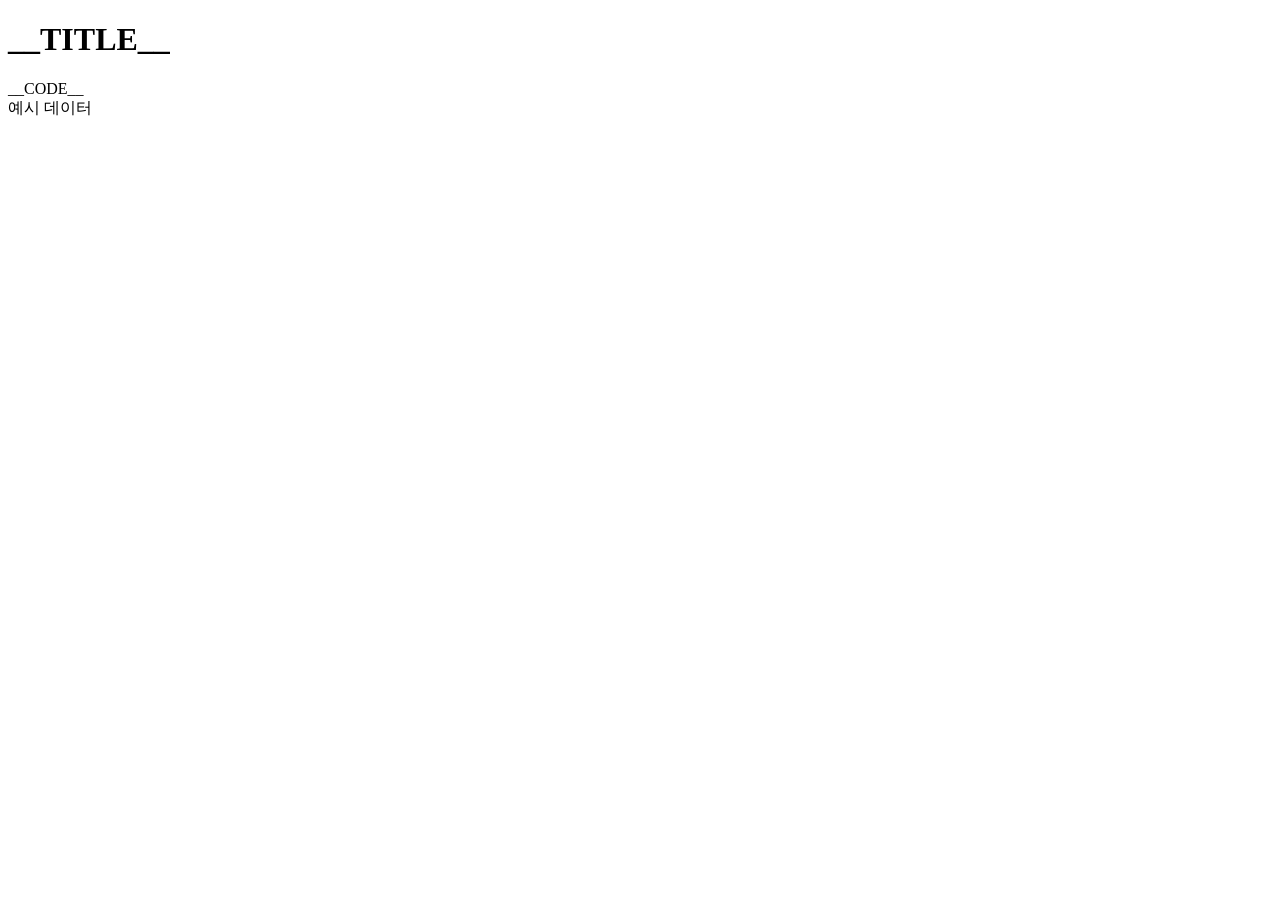
<file: tools/demo/shell.html>
<!doctype html>
<html lang="ko">
<head>
<meta charset="utf-8">
<meta name="viewport" content="width=device-width,initial-scale=1">
<meta name="robots" content="noindex">
<title>__TITLE__ 화면 설계서</title>
<style>__CSS__</style>
</head>
<body>
<div class="sb" id="sb">
  <div class="sb-top">
    <h1>__TITLE__</h1><span class="code">__CODE__</span>
    <div class="sb-scr" id="scrs"></div>
    <span class="sp"></span>
    <span class="sample">예시 데이터</span>
  </div>
  <div class="sb-body">
    <div class="sb-canvas"><div class="sb-frame" id="frame"></div></div>
    <aside class="sb-desc" id="desc"></aside>
  </div>
</div>
<script>
const DATA = __DATA__;
const NOW = new Date(DATA.now.replace(' ', 'T'));
const $ = s => document.querySelector(s);
const esc = s => String(s ?? '').replace(/[&<>"]/g, c => ({'&':'&amp;','<':'&lt;','>':'&gt;','"':'&quot;'}[c]));
const fmt = n => Number(n).toLocaleString('ko-KR');
const user = id => (DATA.users.find(u => u.id === id) || {}).name || '—';
const won = n => fmt(Math.round(n / 10000)) + '만 원';
function app(menu, crumb, body) {
  const groups = [['운영', ['인시던트', '알림']], ['인프라', ['서버', '네트워크']], ['비용', ['월별 비용', '예산']]];
  return `<div class="app"><nav class="nav"><div class="logo"><i></i>가나다 운영 콘솔</div>${groups.map(([g, ms]) =>
    `<div class="grp">${g}</div>` + ms.map(m => `<a class="${m === menu ? 'on' : ''}">${m}</a>`).join('')).join('')}</nav>
  <div class="main"><div class="top"><span class="crumb">${crumb}</span><span class="sp"></span><span class="who"><i>김</i>김하늘 · 관리자</span></div>
  <div class="page">${body}</div></div></div>`;
}
let SCR = 0, HI = null;
function render() {
  const s = SCREENS[SCR];
  $('#scrs').innerHTML = SCREENS.map((x, i) => `<button class="${i === SCR ? 'on' : ''}" onclick="SCR=${i};HI=null;render()">${esc(x.name)}</button>`).join('');
  $('#frame').innerHTML = s.html();
  s.bind && s.bind();
  $('#desc').innerHTML = `<h2>${esc(s.name)}</h2><div class="ids">${esc(s.id)}</div><p class="purpose">${esc(s.purpose)}</p>`
    + s.spots.map((p, i) => `<div class="spot ${HI === i + 1 ? 'hi' : ''}" onmouseenter="hi(${i + 1})" onmouseleave="hi(null)"><h3><span class="mk">${i + 1}</span>${esc(p[0])}</h3><ul>${p[1].map(l => `<li>${esc(l)}</li>`).join('')}</ul>${p[2] ? `<div class="ids">${esc(p[2])}</div>` : ''}</div>`).join('')
    + `<label class="opt"><input type="checkbox" ${$('#sb').classList.contains('nomk') ? '' : 'checked'} onchange="$('#sb').classList.toggle('nomk',!this.checked)"> 자리 번호 보기</label>`;
  marks();
}
function marks() {
  const f = $('#frame'), fr = f.getBoundingClientRect();
  f.querySelectorAll('.mk').forEach(m => m.remove());
  f.querySelectorAll('[data-spot]').forEach(el => {
    const r = el.getBoundingClientRect(), m = document.createElement('span');
    m.className = 'mk'; m.textContent = el.dataset.spot;
    m.style.left = (r.left - fr.left - 8) + 'px'; m.style.top = (r.top - fr.top - 8) + 'px';
    m.onmouseenter = () => hi(+el.dataset.spot); m.onmouseleave = () => hi(null);
    f.appendChild(m);
  });
}
function hi(n) {
  HI = n;
  document.querySelectorAll('[data-spot]').forEach(el => el.classList.toggle('spot-hi', +el.dataset.spot === n));
  document.querySelectorAll('.sb-desc .spot').forEach((el, i) => el.classList.toggle('hi', i + 1 === n));
}
window.addEventListener('resize', marks);
__SCRIPT__
render();
</script>
</body>
</html>
</file>
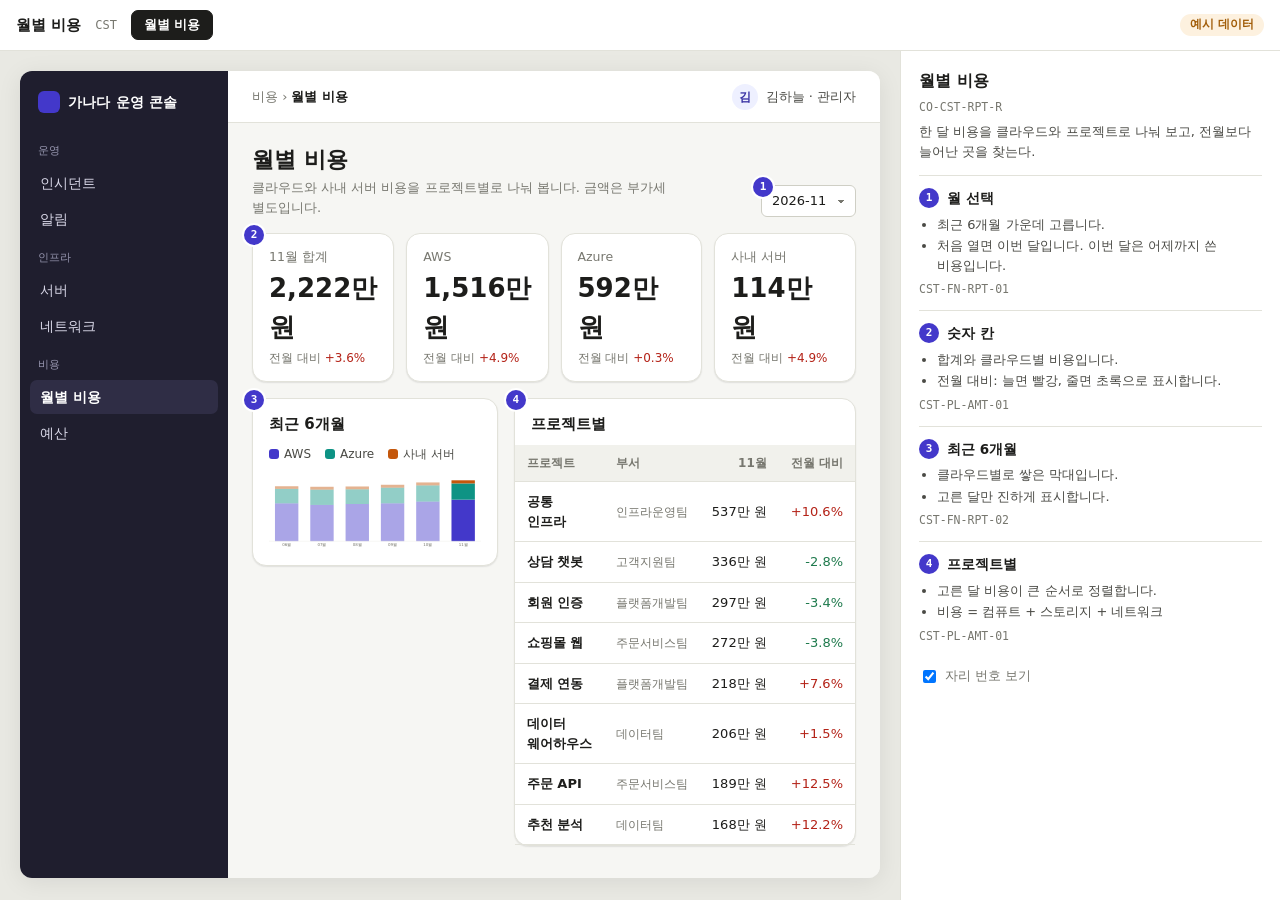
<file: features/cost/cost-report/screens/prototype.html>
<!doctype html>
<html lang="ko">
<head>
<meta charset="utf-8">
<meta name="viewport" content="width=device-width,initial-scale=1">
<meta name="robots" content="noindex">
<title>월별 비용 화면 설계서</title>
<style>/* OPS 제품 양식 · 화면 설계서와 제품 화면이 함께 쓰는 CSS 한 장
   장 순서: 1 토큰, 2 바탕, 3 제품 틀(왼쪽 메뉴 · 머리말), 4 부품, 5 화면 설계서 틀, 6 좁은 화면.
   포털 양식(tools/site/ds/portal.css)과 따로 둔다. 제품 화면과 포털이 서로 다르게 보여야 어느 쪽이 제품인지 헷갈리지 않는다. */

/* ───────── 1. 토큰 ───────── */
:root{
  --bg:#f6f6f3; --surface:#ffffff; --surface-2:#f1f1ec; --surface-3:#e7e7e0;
  --ink:#1d1d1b; --ink-2:#4a4a45; --ink-3:#77776f; --line:#e2e2da; --line-2:#cfcfc5;
  --acc:#4338ca; --acc-ink:#3730a3; --acc-soft:#eef0ff; --acc-line:#c7cbf5;
  --nav:#1f1e2e; --nav-ink:#d9d8e8; --nav-ink-2:#9897b0; --nav-on:#ffffff; --nav-hi:#2f2d45;
  /* 상태 색: 정해진 뜻에만 쓴다 */
  --ok:#1f7a4d; --ok-soft:#e5f4ec; --warn:#a15c07; --warn-soft:#fdf1df; --bad:#b42318; --bad-soft:#fde8e6;
  --info:#2e5aac; --info-soft:#e8eefb; --mute:#6b6b63; --mute-soft:#ececE6;
  /* 우선순위 */
  --p1:#b42318; --p2:#c4570c; --p3:#a17c07; --p4:#6b6b63;
  /* 클라우드 계열(차트) */
  --c1:#4338ca; --c2:#0e9384; --c3:#c4570c; --c4:#8a8a80;
  --r-s:6px; --r-m:10px; --r-l:14px;
  --sh:0 1px 2px rgba(29,29,27,.06),0 1px 1px rgba(29,29,27,.04);
  --f:"Pretendard","Apple SD Gothic Neo","Noto Sans KR",system-ui,sans-serif;
  --mono:"SF Mono",ui-monospace,Menlo,Consolas,monospace;
}

/* ───────── 2. 바탕 ───────── */
*{box-sizing:border-box}
html,body{margin:0}
body{font:14px/1.5 var(--f);color:var(--ink);background:var(--bg);word-break:keep-all;overflow-wrap:break-word;-webkit-font-smoothing:antialiased}
h1,h2,h3{margin:0;font-weight:700;text-wrap:balance}
button{font:inherit;cursor:pointer}
.mono{font-family:var(--mono);font-size:12.5px}
.num{font-variant-numeric:tabular-nums}
.muted{color:var(--ink-3)}

/* ───────── 3. 제품 틀 ───────── */
.app{display:grid;grid-template-columns:208px 1fr;min-height:100%;background:var(--bg)}
.nav{background:var(--nav);color:var(--nav-ink);padding:16px 10px;display:flex;flex-direction:column;gap:2px}
.nav .logo{display:flex;align-items:center;gap:8px;padding:4px 8px 16px;color:var(--nav-on);font-weight:800;letter-spacing:.2px}
.nav .logo i{width:22px;height:22px;border-radius:6px;background:var(--acc);display:inline-block}
.nav .grp{font-size:11px;color:var(--nav-ink-2);padding:12px 8px 4px}
.nav a{display:block;padding:7px 10px;border-radius:7px;color:var(--nav-ink);text-decoration:none;font-size:13.5px}
.nav a.on{background:var(--nav-hi);color:var(--nav-on);font-weight:600}
.main{min-width:0;display:flex;flex-direction:column}
.top{height:52px;display:flex;align-items:center;gap:12px;padding:0 24px;border-bottom:1px solid var(--line);background:var(--surface)}
.top .crumb{color:var(--ink-3);font-size:13px}
.top .crumb b{color:var(--ink);font-weight:600}
.top .sp{flex:1}
.top .who{display:flex;align-items:center;gap:8px;font-size:13px;color:var(--ink-2)}
.top .who i{width:26px;height:26px;border-radius:50%;background:var(--acc-soft);color:var(--acc-ink);display:grid;place-items:center;font-style:normal;font-weight:700;font-size:12px}
.page{padding:20px 24px 32px;display:flex;flex-direction:column;gap:16px}
.phead{display:flex;align-items:flex-end;gap:12px}
.phead h1{font-size:22px}
.phead p{margin:2px 0 0;color:var(--ink-3);font-size:13px}
.phead .sp{flex:1}

/* ───────── 4. 부품 ───────── */
.btn{height:34px;padding:0 14px;border-radius:var(--r-s);border:1px solid var(--line-2);background:var(--surface);color:var(--ink);font-weight:600;font-size:13px}
.btn.pri{background:var(--acc);border-color:var(--acc);color:#fff}
.btn.sm{height:28px;padding:0 10px;font-size:12.5px}
.card{background:var(--surface);border:1px solid var(--line);border-radius:var(--r-l);box-shadow:var(--sh)}
.card>.hd{display:flex;align-items:center;gap:8px;padding:14px 16px 0}
.card>.hd h2{font-size:15px}
.card>.hd .sp{flex:1}
.card>.bd{padding:12px 16px 16px}

/* 숫자 칸 */
.kpis{display:grid;grid-template-columns:repeat(4,1fr);gap:12px}
.kpi{padding:14px 16px}
.kpi .k{font-size:12.5px;color:var(--ink-3)}
.kpi .v{font-size:26px;font-weight:800;margin-top:2px;font-variant-numeric:tabular-nums}
.kpi .v small{font-size:13px;font-weight:600;color:var(--ink-3);margin-left:3px}
.kpi .s{font-size:12px;color:var(--ink-3);margin-top:2px}
.kpi.bad .v{color:var(--bad)} .kpi.warn .v{color:var(--warn)}

/* 빠른 보기 · 탭 */
.seg{display:inline-flex;background:var(--surface-2);border:1px solid var(--line);border-radius:9px;padding:3px;gap:2px}
.seg button{border:0;background:transparent;border-radius:6px;height:28px;padding:0 12px;font-size:13px;color:var(--ink-2)}
.seg button.on{background:var(--surface);color:var(--ink);font-weight:700;box-shadow:var(--sh)}
.seg button em{font-style:normal;color:var(--ink-3);margin-left:4px;font-variant-numeric:tabular-nums}
.tabs{display:flex;gap:18px;border-bottom:1px solid var(--line)}
.tabs button{border:0;background:none;padding:10px 0;font-size:13.5px;color:var(--ink-3);border-bottom:2px solid transparent;margin-bottom:-1px}
.tabs button.on{color:var(--ink);font-weight:700;border-color:var(--ink)}

/* 필터 줄 */
.fbar{display:flex;flex-wrap:wrap;align-items:center;gap:8px}
.sel{height:32px;border:1px solid var(--line-2);border-radius:var(--r-s);background:var(--surface);padding:0 28px 0 10px;font:inherit;font-size:13px;color:var(--ink);appearance:none;background-image:linear-gradient(45deg,transparent 50%,var(--ink-3) 50%),linear-gradient(135deg,var(--ink-3) 50%,transparent 50%);background-position:calc(100% - 14px) 14px,calc(100% - 10px) 14px;background-size:4px 4px;background-repeat:no-repeat}
.search{height:32px;border:1px solid var(--line-2);border-radius:var(--r-s);padding:0 10px;font:inherit;font-size:13px;min-width:200px;background:var(--surface)}
.applied{display:flex;flex-wrap:wrap;gap:6px;align-items:center;font-size:12.5px;color:var(--ink-3)}
.applied .tag{display:inline-flex;align-items:center;gap:4px;background:var(--acc-soft);color:var(--acc-ink);border-radius:999px;padding:2px 10px;font-weight:600}

/* 배지 */
.bdg{display:inline-flex;align-items:center;gap:5px;height:22px;padding:0 8px;border-radius:999px;font-size:12px;font-weight:600;white-space:nowrap}
.bdg::before{content:"";width:6px;height:6px;border-radius:50%;background:currentColor}
.bdg.ok{background:var(--ok-soft);color:var(--ok)} .bdg.warn{background:var(--warn-soft);color:var(--warn)}
.bdg.bad{background:var(--bad-soft);color:var(--bad)} .bdg.info{background:var(--info-soft);color:var(--info)}
.bdg.mute{background:var(--surface-2);color:var(--mute)}
.prio{display:inline-grid;place-items:center;width:28px;height:20px;border-radius:5px;font-size:11.5px;font-weight:800;color:#fff;font-family:var(--mono)}
.prio.P1{background:var(--p1)} .prio.P2{background:var(--p2)} .prio.P3{background:var(--p3)} .prio.P4{background:var(--p4)}

/* 표 */
.tbl{width:100%;border-collapse:collapse;font-size:13px}
.tbl th{text-align:left;font-weight:600;color:var(--ink-3);font-size:12px;padding:9px 12px;border-bottom:1px solid var(--line);background:var(--surface-2);white-space:nowrap}
.tbl td{padding:10px 12px;border-bottom:1px solid var(--line);vertical-align:middle}
.tbl tr.row{cursor:pointer}
.tbl tr.row:hover td{background:#fafaf7}
.tbl tr.sel td{background:var(--acc-soft)}
.tbl td.r,.tbl th.r{text-align:right}
.tbl .ttl{font-weight:600}
.tbl .sub{font-size:12px;color:var(--ink-3)}
.tblwrap{overflow:auto;border-radius:0 0 var(--r-l) var(--r-l)}
.pager{display:flex;align-items:center;gap:8px;justify-content:flex-end;padding:10px 16px;font-size:12.5px;color:var(--ink-3)}

/* 경과 막대: 목표 시간 대비 */
.elapsed{display:flex;align-items:center;gap:8px;min-width:150px}
.elapsed .bar{position:relative;flex:1;height:6px;border-radius:3px;background:var(--surface-3);overflow:hidden}
.elapsed .bar i{position:absolute;left:0;top:0;bottom:0;border-radius:3px;background:var(--ok)}
.elapsed .bar i.warn{background:var(--warn)} .elapsed .bar i.bad{background:var(--bad)}
.elapsed span{font-size:12px;color:var(--ink-2);white-space:nowrap;font-variant-numeric:tabular-nums;min-width:62px;text-align:right}

/* 사이드 패널 */
.split{display:grid;grid-template-columns:1fr 360px;gap:16px;align-items:start}
.panel{position:sticky;top:12px}
.panel .hd{flex-wrap:wrap}
.kv{display:grid;grid-template-columns:92px 1fr;gap:6px 12px;font-size:13px}
.kv dt{color:var(--ink-3)} .kv dd{margin:0}
.tl{list-style:none;margin:0;padding:0 0 0 14px;border-left:2px solid var(--line)}
.tl li{position:relative;padding:0 0 12px 10px;font-size:13px}
.tl li::before{content:"";position:absolute;left:-21px;top:5px;width:10px;height:10px;border-radius:50%;background:var(--surface);border:2px solid var(--acc)}
.tl li b{font-weight:600} .tl li span{display:block;font-size:12px;color:var(--ink-3)}

/* 작은 차트 */
.spark{display:block}
.chart{width:100%;display:block}
.legend{display:flex;gap:14px;font-size:12px;color:var(--ink-2);flex-wrap:wrap}
.legend i{display:inline-block;width:10px;height:10px;border-radius:3px;margin-right:5px;vertical-align:-1px}
.meter{height:6px;border-radius:3px;background:var(--surface-3);overflow:hidden;width:80px;display:inline-block;vertical-align:middle}
.meter i{display:block;height:100%;background:var(--acc)}
.meter i.warn{background:var(--warn)} .meter i.bad{background:var(--bad)}
.delta.up{color:var(--bad)} .delta.down{color:var(--ok)}
.empty{padding:40px 16px;text-align:center;color:var(--ink-3)}

/* ───────── 5. 화면 설계서 틀 ───────── */
.sb{display:grid;grid-template-rows:auto 1fr;height:100vh;background:#e9e9e3}
.sb-top{display:flex;align-items:center;gap:14px;padding:10px 16px;background:var(--surface);border-bottom:1px solid var(--line)}
.sb-top h1{font-size:15px}
.sb-top .code{font-family:var(--mono);font-size:12px;color:var(--ink-3)}
.sb-top .sp{flex:1}
.sb-top .sample{font-size:11.5px;color:var(--warn);background:var(--warn-soft);border-radius:999px;padding:2px 10px;font-weight:600}
.sb-scr{display:flex;gap:4px}
.sb-scr button{border:1px solid var(--line);background:var(--surface);border-radius:7px;height:30px;padding:0 12px;font-size:12.5px;color:var(--ink-2)}
.sb-scr button.on{background:var(--ink);color:#fff;border-color:var(--ink);font-weight:600}
.sb-body{display:grid;grid-template-columns:1fr 380px;min-height:0}
.sb-canvas{overflow:auto;padding:20px}
.sb-frame{position:relative;width:1280px;max-width:100%;margin:0 auto;border-radius:12px;overflow:hidden;box-shadow:0 4px 24px rgba(0,0,0,.08);background:var(--bg)}
.sb-desc{background:var(--surface);border-left:1px solid var(--line);overflow:auto;padding:18px 18px 40px}
.sb-desc h2{font-size:16px}
.sb-desc .purpose{color:var(--ink-2);font-size:13px;margin:6px 0 14px}
.sb-desc .spot{border-top:1px solid var(--line);padding:12px 0}
.sb-desc .spot h3{display:flex;align-items:center;gap:8px;font-size:13.5px}
.sb-desc .spot ul{margin:6px 0 0;padding-left:18px;font-size:13px;color:var(--ink-2)}
.sb-desc .spot li{margin:2px 0}
.sb-desc .spot.hi{background:var(--acc-soft);margin:0 -18px;padding:12px 18px}
.sb-desc .ids{font-family:var(--mono);font-size:11.5px;color:var(--ink-3);margin-top:6px}
.sb-desc .opt{display:flex;align-items:center;gap:6px;font-size:12.5px;color:var(--ink-3);margin-top:10px}
.mk{display:inline-grid;place-items:center;min-width:20px;height:20px;border-radius:10px;background:var(--acc);color:#fff;font-size:11px;font-weight:800;font-family:var(--mono);padding:0 5px}
.sb-frame .mk{position:absolute;z-index:5;box-shadow:0 0 0 2px #fff;cursor:pointer}
.sb.nomk .sb-frame .mk{display:none}
[data-spot].spot-hi{outline:2px solid var(--acc);outline-offset:2px;border-radius:6px}

/* ───────── 6. 좁은 화면 ───────── */
@media (max-width:1100px){.sb-body{grid-template-columns:1fr}.sb-desc{border-left:0;border-top:1px solid var(--line)}.split{grid-template-columns:1fr}.panel{position:static}}
@media (max-width:760px){.app{grid-template-columns:1fr}.nav{display:none}.kpis{grid-template-columns:repeat(2,1fr)}.sb-canvas{padding:8px}}

/* 좁은 칸에서 줄이 끊기지 않게 */
.seg button,.tbl .mono,.bdg,.btn{white-space:nowrap}
.card>.hd{flex-wrap:wrap;row-gap:10px}
.split{grid-template-columns:minmax(0,1fr) 330px}
.tbl td.num,.tbl td.r{white-space:nowrap}
</style>
</head>
<body>
<div class="sb" id="sb">
  <div class="sb-top">
    <h1>월별 비용</h1><span class="code">CST</span>
    <div class="sb-scr" id="scrs"></div>
    <span class="sp"></span>
    <span class="sample">예시 데이터</span>
  </div>
  <div class="sb-body">
    <div class="sb-canvas"><div class="sb-frame" id="frame"></div></div>
    <aside class="sb-desc" id="desc"></aside>
  </div>
</div>
<script>
const DATA = {"now":"2026-11-16 09:00","users":[{"id":"U01","name":"김하늘","email":"user01@example.com","dept":"인프라운영팀","role":"관리자"},{"id":"U02","name":"이예린","email":"user02@example.com","dept":"인프라운영팀","role":"관리자"},{"id":"U03","name":"박건우","email":"user03@example.com","dept":"데이터팀","role":"운영자"},{"id":"U04","name":"최지호","email":"user04@example.com","dept":"고객지원팀","role":"조회자"},{"id":"U05","name":"정주원","email":"user05@example.com","dept":"인프라운영팀","role":"관리자"},{"id":"U06","name":"강도윤","email":"user06@example.com","dept":"플랫폼개발팀","role":"운영자"},{"id":"U07","name":"조시우","email":"user07@example.com","dept":"주문서비스팀","role":"운영자"},{"id":"U08","name":"윤수아","email":"user08@example.com","dept":"데이터팀","role":"조회자"},{"id":"U09","name":"장민준","email":"user09@example.com","dept":"고객지원팀","role":"관리자"},{"id":"U10","name":"임채원","email":"user10@example.com","dept":"인프라운영팀","role":"운영자"},{"id":"U11","name":"한서연","email":"user11@example.com","dept":"플랫폼개발팀","role":"운영자"},{"id":"U12","name":"오다은","email":"user12@example.com","dept":"주문서비스팀","role":"조회자"}],"projects":[{"id":"PRJ-01","name":"쇼핑몰 웹","dept":"주문서비스팀"},{"id":"PRJ-02","name":"주문 API","dept":"주문서비스팀"},{"id":"PRJ-03","name":"결제 연동","dept":"플랫폼개발팀"},{"id":"PRJ-04","name":"회원 인증","dept":"플랫폼개발팀"},{"id":"PRJ-05","name":"추천 분석","dept":"데이터팀"},{"id":"PRJ-06","name":"데이터 웨어하우스","dept":"데이터팀"},{"id":"PRJ-07","name":"상담 챗봇","dept":"고객지원팀"},{"id":"PRJ-08","name":"공통 인프라","dept":"인프라운영팀"}],"costs":[{"month":"2026-06","project":"PRJ-01","cloud":"AWS","compute":997000.0,"storage":172000.0,"network":73000.0},{"month":"2026-06","project":"PRJ-01","cloud":"Azure","compute":782000.0,"storage":90000.0,"network":52000.0},{"month":"2026-06","project":"PRJ-01","cloud":"사내 서버","compute":315000.0,"storage":41000.0,"network":20000.0},{"month":"2026-06","project":"PRJ-02","cloud":"AWS","compute":662000.0,"storage":113000.0,"network":30000.0},{"month":"2026-06","project":"PRJ-02","cloud":"Azure","compute":727000.0,"storage":86000.0,"network":55000.0},{"month":"2026-06","project":"PRJ-03","cloud":"AWS","compute":905000.0,"storage":156000.0,"network":46000.0},{"month":"2026-06","project":"PRJ-03","cloud":"Azure","compute":594000.0,"storage":80000.0,"network":33000.0},{"month":"2026-06","project":"PRJ-03","cloud":"사내 서버","compute":78000.0,"storage":9000.0,"network":5000.0},{"month":"2026-06","project":"PRJ-04","cloud":"AWS","compute":1387000.0,"storage":144000.0,"network":84000.0},{"month":"2026-06","project":"PRJ-04","cloud":"Azure","compute":719000.0,"storage":86000.0,"network":64000.0},{"month":"2026-06","project":"PRJ-04","cloud":"사내 서버","compute":292000.0,"storage":41000.0,"network":9000.0},{"month":"2026-06","project":"PRJ-05","cloud":"AWS","compute":1341000.0,"storage":173000.0,"network":94000.0},{"month":"2026-06","project":"PRJ-06","cloud":"AWS","compute":1380000.0,"storage":242000.0,"network":51000.0},{"month":"2026-06","project":"PRJ-06","cloud":"사내 서버","compute":42000.0,"storage":5000.0,"network":2000.0},{"month":"2026-06","project":"PRJ-07","cloud":"AWS","compute":980000.0,"storage":148000.0,"network":39000.0},{"month":"2026-06","project":"PRJ-07","cloud":"Azure","compute":1440000.0,"storage":158000.0,"network":87000.0},{"month":"2026-06","project":"PRJ-08","cloud":"AWS","compute":3714000.0,"storage":641000.0,"network":236000.0},{"month":"2026-06","project":"PRJ-08","cloud":"Azure","compute":196000.0,"storage":31000.0,"network":9000.0},{"month":"2026-06","project":"PRJ-08","cloud":"사내 서버","compute":82000.0,"storage":7000.0,"network":6000.0},{"month":"2026-07","project":"PRJ-01","cloud":"AWS","compute":1121000.0,"storage":197000.0,"network":46000.0},{"month":"2026-07","project":"PRJ-01","cloud":"Azure","compute":759000.0,"storage":136000.0,"network":68000.0},{"month":"2026-07","project":"PRJ-01","cloud":"사내 서버","compute":357000.0,"storage":39000.0,"network":29000.0},{"month":"2026-07","project":"PRJ-02","cloud":"AWS","compute":611000.0,"storage":91000.0,"network":19000.0},{"month":"2026-07","project":"PRJ-02","cloud":"Azure","compute":767000.0,"storage":75000.0,"network":28000.0},{"month":"2026-07","project":"PRJ-03","cloud":"AWS","compute":878000.0,"storage":119000.0,"network":40000.0},{"month":"2026-07","project":"PRJ-03","cloud":"Azure","compute":602000.0,"storage":92000.0,"network":25000.0},{"month":"2026-07","project":"PRJ-03","cloud":"사내 서버","compute":81000.0,"storage":12000.0,"network":3000.0},{"month":"2026-07","project":"PRJ-04","cloud":"AWS","compute":1321000.0,"storage":154000.0,"network":54000.0},{"month":"2026-07","project":"PRJ-04","cloud":"Azure","compute":673000.0,"storage":97000.0,"network":53000.0},{"month":"2026-07","project":"PRJ-04","cloud":"사내 서버","compute":322000.0,"storage":37000.0,"network":13000.0},{"month":"2026-07","project":"PRJ-05","cloud":"AWS","compute":1354000.0,"storage":224000.0,"network":109000.0},{"month":"2026-07","project":"PRJ-06","cloud":"AWS","compute":1486000.0,"storage":133000.0,"network":64000.0},{"month":"2026-07","project":"PRJ-06","cloud":"사내 서버","compute":40000.0,"storage":7000.0,"network":2000.0},{"month":"2026-07","project":"PRJ-07","cloud":"AWS","compute":1074000.0,"storage":111000.0,"network":37000.0},{"month":"2026-07","project":"PRJ-07","cloud":"Azure","compute":1605000.0,"storage":260000.0,"network":106000.0},{"month":"2026-07","project":"PRJ-08","cloud":"AWS","compute":3421000.0,"storage":421000.0,"network":150000.0},{"month":"2026-07","project":"PRJ-08","cloud":"Azure","compute":192000.0,"storage":31000.0,"network":13000.0},{"month":"2026-07","project":"PRJ-08","cloud":"사내 서버","compute":80000.0,"storage":9000.0,"network":7000.0},{"month":"2026-08","project":"PRJ-01","cloud":"AWS","compute":1107000.0,"storage":175000.0,"network":97000.0},{"month":"2026-08","project":"PRJ-01","cloud":"Azure","compute":739000.0,"storage":78000.0,"network":30000.0},{"month":"2026-08","project":"PRJ-01","cloud":"사내 서버","compute":366000.0,"storage":51000.0,"network":30000.0},{"month":"2026-08","project":"PRJ-02","cloud":"AWS","compute":675000.0,"storage":94000.0,"network":39000.0},{"month":"2026-08","project":"PRJ-02","cloud":"Azure","compute":809000.0,"storage":95000.0,"network":69000.0},{"month":"2026-08","project":"PRJ-03","cloud":"AWS","compute":963000.0,"storage":126000.0,"network":84000.0},{"month":"2026-08","project":"PRJ-03","cloud":"Azure","compute":555000.0,"storage":62000.0,"network":26000.0},{"month":"2026-08","project":"PRJ-03","cloud":"사내 서버","compute":92000.0,"storage":14000.0,"network":6000.0},{"month":"2026-08","project":"PRJ-04","cloud":"AWS","compute":1380000.0,"storage":137000.0,"network":94000.0},{"month":"2026-08","project":"PRJ-04","cloud":"Azure","compute":714000.0,"storage":64000.0,"network":63000.0},{"month":"2026-08","project":"PRJ-04","cloud":"사내 서버","compute":284000.0,"storage":29000.0,"network":13000.0},{"month":"2026-08","project":"PRJ-05","cloud":"AWS","compute":1333000.0,"storage":195000.0,"network":116000.0},{"month":"2026-08","project":"PRJ-06","cloud":"AWS","compute":1489000.0,"storage":121000.0,"network":50000.0},{"month":"2026-08","project":"PRJ-06","cloud":"사내 서버","compute":46000.0,"storage":6000.0,"network":2000.0},{"month":"2026-08","project":"PRJ-07","cloud":"AWS","compute":1061000.0,"storage":126000.0,"network":59000.0},{"month":"2026-08","project":"PRJ-07","cloud":"Azure","compute":1552000.0,"storage":164000.0,"network":127000.0},{"month":"2026-08","project":"PRJ-08","cloud":"AWS","compute":3499000.0,"storage":350000.0,"network":201000.0},{"month":"2026-08","project":"PRJ-08","cloud":"Azure","compute":186000.0,"storage":21000.0,"network":8000.0},{"month":"2026-08","project":"PRJ-08","cloud":"사내 서버","compute":80000.0,"storage":14000.0,"network":3000.0},{"month":"2026-09","project":"PRJ-01","cloud":"AWS","compute":1188000.0,"storage":111000.0,"network":78000.0},{"month":"2026-09","project":"PRJ-01","cloud":"Azure","compute":867000.0,"storage":118000.0,"network":26000.0},{"month":"2026-09","project":"PRJ-01","cloud":"사내 서버","compute":369000.0,"storage":38000.0,"network":12000.0},{"month":"2026-09","project":"PRJ-02","cloud":"AWS","compute":667000.0,"storage":55000.0,"network":21000.0},{"month":"2026-09","project":"PRJ-02","cloud":"Azure","compute":837000.0,"storage":93000.0,"network":75000.0},{"month":"2026-09","project":"PRJ-03","cloud":"AWS","compute":1023000.0,"storage":96000.0,"network":79000.0},{"month":"2026-09","project":"PRJ-03","cloud":"Azure","compute":579000.0,"storage":68000.0,"network":21000.0},{"month":"2026-09","project":"PRJ-03","cloud":"사내 서버","compute":88000.0,"storage":10000.0,"network":5000.0},{"month":"2026-09","project":"PRJ-04","cloud":"AWS","compute":1351000.0,"storage":152000.0,"network":98000.0},{"month":"2026-09","project":"PRJ-04","cloud":"Azure","compute":761000.0,"storage":103000.0,"network":36000.0},{"month":"2026-09","project":"PRJ-04","cloud":"사내 서버","compute":320000.0,"storage":51000.0,"network":16000.0},{"month":"2026-09","project":"PRJ-05","cloud":"AWS","compute":1392000.0,"storage":177000.0,"network":63000.0},{"month":"2026-09","project":"PRJ-06","cloud":"AWS","compute":1443000.0,"storage":174000.0,"network":120000.0},{"month":"2026-09","project":"PRJ-06","cloud":"사내 서버","compute":41000.0,"storage":5000.0,"network":2000.0},{"month":"2026-09","project":"PRJ-07","cloud":"AWS","compute":1053000.0,"storage":87000.0,"network":87000.0},{"month":"2026-09","project":"PRJ-07","cloud":"Azure","compute":1524000.0,"storage":239000.0,"network":131000.0},{"month":"2026-09","project":"PRJ-08","cloud":"AWS","compute":3515000.0,"storage":506000.0,"network":277000.0},{"month":"2026-09","project":"PRJ-08","cloud":"Azure","compute":193000.0,"storage":31000.0,"network":14000.0},{"month":"2026-09","project":"PRJ-08","cloud":"사내 서버","compute":85000.0,"storage":15000.0,"network":4000.0},{"month":"2026-10","project":"PRJ-01","cloud":"AWS","compute":1112000.0,"storage":184000.0,"network":77000.0},{"month":"2026-10","project":"PRJ-01","cloud":"Azure","compute":867000.0,"storage":96000.0,"network":57000.0},{"month":"2026-10","project":"PRJ-01","cloud":"사내 서버","compute":374000.0,"storage":35000.0,"network":27000.0},{"month":"2026-10","project":"PRJ-02","cloud":"AWS","compute":622000.0,"storage":52000.0,"network":31000.0},{"month":"2026-10","project":"PRJ-02","cloud":"Azure","compute":804000.0,"storage":104000.0,"network":62000.0},{"month":"2026-10","project":"PRJ-03","cloud":"AWS","compute":946000.0,"storage":142000.0,"network":67000.0},{"month":"2026-10","project":"PRJ-03","cloud":"Azure","compute":653000.0,"storage":66000.0,"network":40000.0},{"month":"2026-10","project":"PRJ-03","cloud":"사내 서버","compute":94000.0,"storage":14000.0,"network":7000.0},{"month":"2026-10","project":"PRJ-04","cloud":"AWS","compute":1577000.0,"storage":229000.0,"network":47000.0},{"month":"2026-10","project":"PRJ-04","cloud":"Azure","compute":685000.0,"storage":100000.0,"network":57000.0},{"month":"2026-10","project":"PRJ-04","cloud":"사내 서버","compute":317000.0,"storage":40000.0,"network":21000.0},{"month":"2026-10","project":"PRJ-05","cloud":"AWS","compute":1324000.0,"storage":132000.0,"network":40000.0},{"month":"2026-10","project":"PRJ-06","cloud":"AWS","compute":1694000.0,"storage":171000.0,"network":103000.0},{"month":"2026-10","project":"PRJ-06","cloud":"사내 서버","compute":49000.0,"storage":6000.0,"network":2000.0},{"month":"2026-10","project":"PRJ-07","cloud":"AWS","compute":1121000.0,"storage":198000.0,"network":84000.0},{"month":"2026-10","project":"PRJ-07","cloud":"Azure","compute":1698000.0,"storage":225000.0,"network":130000.0},{"month":"2026-10","project":"PRJ-08","cloud":"AWS","compute":3833000.0,"storage":528000.0,"network":138000.0},{"month":"2026-10","project":"PRJ-08","cloud":"Azure","compute":220000.0,"storage":21000.0,"network":16000.0},{"month":"2026-10","project":"PRJ-08","cloud":"사내 서버","compute":88000.0,"storage":8000.0,"network":5000.0},{"month":"2026-11","project":"PRJ-01","cloud":"AWS","compute":1057000.0,"storage":112000.0,"network":73000.0},{"month":"2026-11","project":"PRJ-01","cloud":"Azure","compute":904000.0,"storage":82000.0,"network":54000.0},{"month":"2026-11","project":"PRJ-01","cloud":"사내 서버","compute":356000.0,"storage":57000.0,"network":26000.0},{"month":"2026-11","project":"PRJ-02","cloud":"AWS","compute":708000.0,"storage":108000.0,"network":49000.0},{"month":"2026-11","project":"PRJ-02","cloud":"Azure","compute":837000.0,"storage":149000.0,"network":34000.0},{"month":"2026-11","project":"PRJ-03","cloud":"AWS","compute":1098000.0,"storage":190000.0,"network":45000.0},{"month":"2026-11","project":"PRJ-03","cloud":"Azure","compute":611000.0,"storage":100000.0,"network":34000.0},{"month":"2026-11","project":"PRJ-03","cloud":"사내 서버","compute":87000.0,"storage":13000.0,"network":6000.0},{"month":"2026-11","project":"PRJ-04","cloud":"AWS","compute":1447000.0,"storage":162000.0,"network":61000.0},{"month":"2026-11","project":"PRJ-04","cloud":"Azure","compute":751000.0,"storage":76000.0,"network":45000.0},{"month":"2026-11","project":"PRJ-04","cloud":"사내 서버","compute":347000.0,"storage":50000.0,"network":28000.0},{"month":"2026-11","project":"PRJ-05","cloud":"AWS","compute":1377000.0,"storage":244000.0,"network":58000.0},{"month":"2026-11","project":"PRJ-06","cloud":"AWS","compute":1709000.0,"storage":180000.0,"network":111000.0},{"month":"2026-11","project":"PRJ-06","cloud":"사내 서버","compute":48000.0,"storage":5000.0,"network":2000.0},{"month":"2026-11","project":"PRJ-07","cloud":"AWS","compute":1122000.0,"storage":175000.0,"network":95000.0},{"month":"2026-11","project":"PRJ-07","cloud":"Azure","compute":1665000.0,"storage":215000.0,"network":87000.0},{"month":"2026-11","project":"PRJ-08","cloud":"AWS","compute":4198000.0,"storage":602000.0,"network":180000.0},{"month":"2026-11","project":"PRJ-08","cloud":"Azure","compute":226000.0,"storage":33000.0,"network":17000.0},{"month":"2026-11","project":"PRJ-08","cloud":"사내 서버","compute":96000.0,"storage":15000.0,"network":4000.0}]};
const NOW = new Date(DATA.now.replace(' ', 'T'));
const $ = s => document.querySelector(s);
const esc = s => String(s ?? '').replace(/[&<>"]/g, c => ({'&':'&amp;','<':'&lt;','>':'&gt;','"':'&quot;'}[c]));
const fmt = n => Number(n).toLocaleString('ko-KR');
const user = id => (DATA.users.find(u => u.id === id) || {}).name || '—';
const won = n => fmt(Math.round(n / 10000)) + '만 원';
function app(menu, crumb, body) {
  const groups = [['운영', ['인시던트', '알림']], ['인프라', ['서버', '네트워크']], ['비용', ['월별 비용', '예산']]];
  return `<div class="app"><nav class="nav"><div class="logo"><i></i>가나다 운영 콘솔</div>${groups.map(([g, ms]) =>
    `<div class="grp">${g}</div>` + ms.map(m => `<a class="${m === menu ? 'on' : ''}">${m}</a>`).join('')).join('')}</nav>
  <div class="main"><div class="top"><span class="crumb">${crumb}</span><span class="sp"></span><span class="who"><i>김</i>김하늘 · 관리자</span></div>
  <div class="page">${body}</div></div></div>`;
}
let SCR = 0, HI = null;
function render() {
  const s = SCREENS[SCR];
  $('#scrs').innerHTML = SCREENS.map((x, i) => `<button class="${i === SCR ? 'on' : ''}" onclick="SCR=${i};HI=null;render()">${esc(x.name)}</button>`).join('');
  $('#frame').innerHTML = s.html();
  s.bind && s.bind();
  $('#desc').innerHTML = `<h2>${esc(s.name)}</h2><div class="ids">${esc(s.id)}</div><p class="purpose">${esc(s.purpose)}</p>`
    + s.spots.map((p, i) => `<div class="spot ${HI === i + 1 ? 'hi' : ''}" onmouseenter="hi(${i + 1})" onmouseleave="hi(null)"><h3><span class="mk">${i + 1}</span>${esc(p[0])}</h3><ul>${p[1].map(l => `<li>${esc(l)}</li>`).join('')}</ul>${p[2] ? `<div class="ids">${esc(p[2])}</div>` : ''}</div>`).join('')
    + `<label class="opt"><input type="checkbox" ${$('#sb').classList.contains('nomk') ? '' : 'checked'} onchange="$('#sb').classList.toggle('nomk',!this.checked)"> 자리 번호 보기</label>`;
  marks();
}
function marks() {
  const f = $('#frame'), fr = f.getBoundingClientRect();
  f.querySelectorAll('.mk').forEach(m => m.remove());
  f.querySelectorAll('[data-spot]').forEach(el => {
    const r = el.getBoundingClientRect(), m = document.createElement('span');
    m.className = 'mk'; m.textContent = el.dataset.spot;
    m.style.left = (r.left - fr.left - 8) + 'px'; m.style.top = (r.top - fr.top - 8) + 'px';
    m.onmouseenter = () => hi(+el.dataset.spot); m.onmouseleave = () => hi(null);
    f.appendChild(m);
  });
}
function hi(n) {
  HI = n;
  document.querySelectorAll('[data-spot]').forEach(el => el.classList.toggle('spot-hi', +el.dataset.spot === n));
  document.querySelectorAll('.sb-desc .spot').forEach((el, i) => el.classList.toggle('hi', i + 1 === n));
}
window.addEventListener('resize', marks);
// 월별 비용 · 화면 1개
const CL = [['AWS', 'c1'], ['Azure', 'c2'], ['사내 서버', 'c3']];
let C = {month: null};
function report() {
  const months = [...new Set(DATA.costs.map(c => c.month))].sort();
  C.month = C.month || months[months.length - 1];
  const tot = c => c.compute + c.storage + c.network;
  const sum = (m, f = () => true) => DATA.costs.filter(c => c.month === m && f(c)).reduce((s, c) => s + tot(c), 0);
  const prev = months[months.indexOf(C.month) - 1];
  const cur = sum(C.month), pv = prev ? sum(prev) : 0;
  const W = 640, H = 200, bw = W / months.length, mx = Math.max(...months.map(m => sum(m)));
  const bars = months.map((m, i) => { let y = H; return CL.map(([c, v]) => { const h = sum(m, x => x.cloud === c) / mx * (H - 16); y -= h;
    return `<rect x="${i * bw + 18}" y="${y}" width="${bw - 36}" height="${h}" fill="var(--${v})" opacity="${m === C.month ? 1 : .45}"/>`; }).join('')
    + `<text x="${i * bw + bw / 2}" y="${H + 16}" font-size="12" text-anchor="middle" fill="var(--ink-3)">${m.slice(5)}월</text>`; }).join('');
  const prj = DATA.projects.map(p => ({p, now: sum(C.month, c => c.project === p.id), was: prev ? sum(prev, c => c.project === p.id) : 0})).sort((a, b) => b.now - a.now);
  const d = (a, b) => { if (!b) return '—'; const r = (a - b) / b * 100; return `<span class="delta ${r > 0 ? 'up' : 'down'}">${r > 0 ? '+' : ''}${r.toFixed(1)}%</span>`; };
  return app('월별 비용', '비용 › <b>월별 비용</b>', `
  <div class="phead"><div><h1>월별 비용</h1><p>클라우드와 사내 서버 비용을 프로젝트별로 나눠 봅니다. 금액은 부가세 별도입니다.</p></div><span class="sp"></span>
    <select class="sel" data-spot="1" id="mon">${months.map(m => `<option ${m === C.month ? 'selected' : ''}>${m}</option>`).join('')}</select></div>
  <div class="kpis" data-spot="2">
    <div class="card kpi"><div class="k">${C.month.slice(5)}월 합계</div><div class="v">${won(cur)}</div><div class="s">전월 대비 ${d(cur, pv)}</div></div>
    ${CL.map(([c]) => { const n = sum(C.month, x => x.cloud === c), p = prev ? sum(prev, x => x.cloud === c) : 0; return `<div class="card kpi"><div class="k">${c}</div><div class="v">${won(n)}</div><div class="s">전월 대비 ${d(n, p)}</div></div>`; }).join('')}
  </div>
  <div class="split" style="grid-template-columns:1.1fr 1fr">
    <div class="card" data-spot="3"><div class="hd"><h2>최근 6개월</h2><span class="sp"></span><div class="legend">${CL.map(([c, v]) => `<span><i style="background:var(--${v})"></i>${c}</span>`).join('')}</div></div>
      <div class="bd"><svg class="chart" viewBox="0 0 ${W} ${H + 22}">${bars}<line x1="0" x2="${W}" y1="${H}" y2="${H}" stroke="var(--line)"/></svg></div></div>
    <div class="card" data-spot="4"><div class="hd"><h2>프로젝트별</h2></div><div class="bd" style="padding:10px 0 0"><table class="tbl"><thead><tr><th>프로젝트</th><th>부서</th><th class="r">${C.month.slice(5)}월</th><th class="r">전월 대비</th></tr></thead><tbody>
      ${prj.map(r => `<tr><td class="ttl">${esc(r.p.name)}</td><td class="sub">${esc(r.p.dept)}</td><td class="r num">${won(r.now)}</td><td class="r num">${d(r.now, r.was)}</td></tr>`).join('')}</tbody></table></div></div>
  </div>`);
}
const SCREENS = [
  {name: '월별 비용', id: 'CO-CST-RPT-R', purpose: '한 달 비용을 클라우드와 프로젝트로 나눠 보고, 전월보다 늘어난 곳을 찾는다.', html: report,
   bind() { const m = document.getElementById('mon'); if (m) m.onchange = () => { C.month = m.value; render(); }; },
   spots: [
    ['월 선택', ['최근 6개월 가운데 고릅니다.', '처음 열면 이번 달입니다. 이번 달은 어제까지 쓴 비용입니다.'], 'CST-FN-RPT-01'],
    ['숫자 칸', ['합계와 클라우드별 비용입니다.', '전월 대비: 늘면 빨강, 줄면 초록으로 표시합니다.'], 'CST-PL-AMT-01'],
    ['최근 6개월', ['클라우드별로 쌓은 막대입니다.', '고른 달만 진하게 표시합니다.'], 'CST-FN-RPT-02'],
    ['프로젝트별', ['고른 달 비용이 큰 순서로 정렬합니다.', '비용 = 컴퓨트 + 스토리지 + 네트워크'], 'CST-PL-AMT-01'],
   ]},
];

render();
</script>
</body>
</html>
</file>
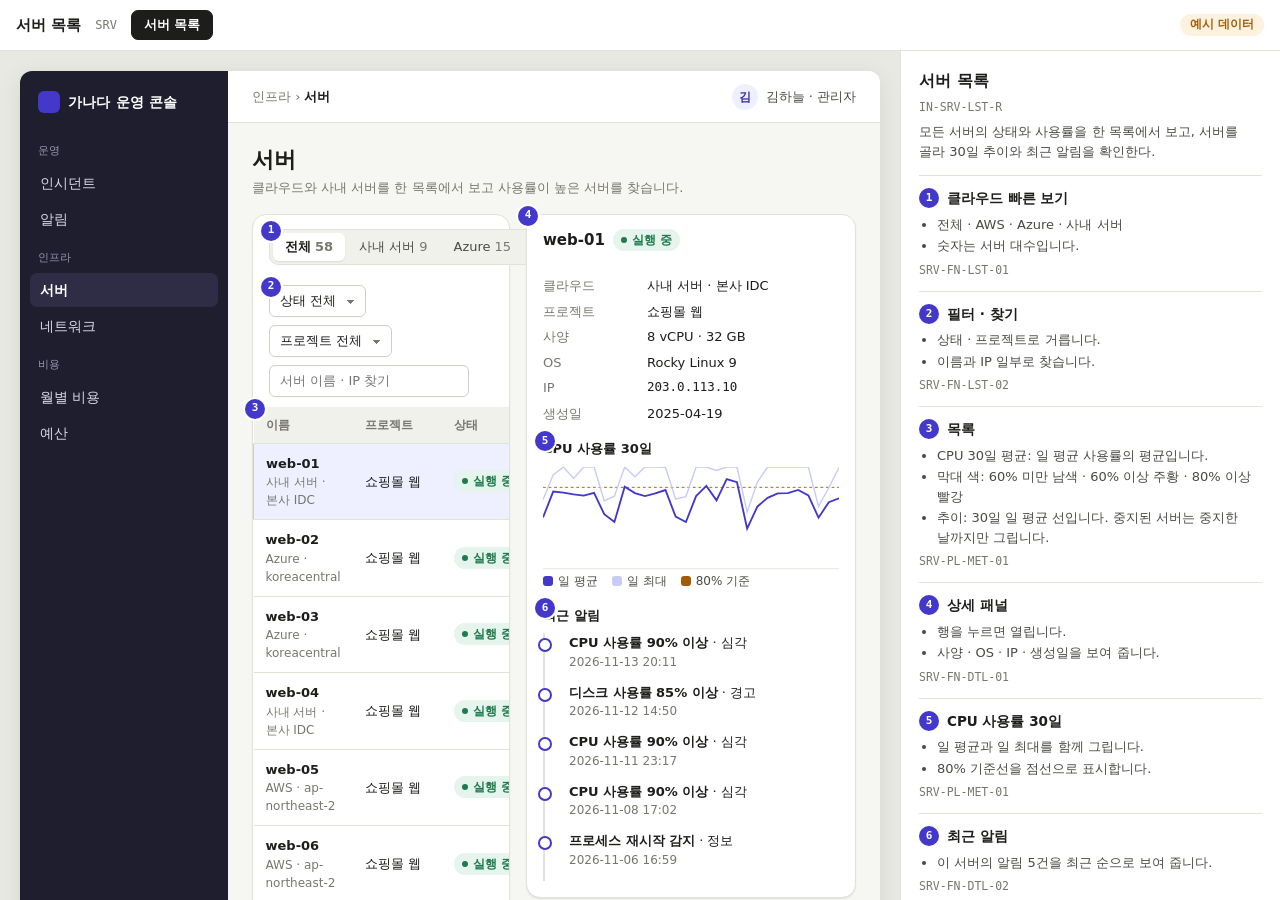
<file: features/infra/server-list/screens/prototype.html>
<!doctype html>
<html lang="ko">
<head>
<meta charset="utf-8">
<meta name="viewport" content="width=device-width,initial-scale=1">
<meta name="robots" content="noindex">
<title>서버 목록 화면 설계서</title>
<style>/* OPS 제품 양식 · 화면 설계서와 제품 화면이 함께 쓰는 CSS 한 장
   장 순서: 1 토큰, 2 바탕, 3 제품 틀(왼쪽 메뉴 · 머리말), 4 부품, 5 화면 설계서 틀, 6 좁은 화면.
   포털 양식(tools/site/ds/portal.css)과 따로 둔다. 제품 화면과 포털이 서로 다르게 보여야 어느 쪽이 제품인지 헷갈리지 않는다. */

/* ───────── 1. 토큰 ───────── */
:root{
  --bg:#f6f6f3; --surface:#ffffff; --surface-2:#f1f1ec; --surface-3:#e7e7e0;
  --ink:#1d1d1b; --ink-2:#4a4a45; --ink-3:#77776f; --line:#e2e2da; --line-2:#cfcfc5;
  --acc:#4338ca; --acc-ink:#3730a3; --acc-soft:#eef0ff; --acc-line:#c7cbf5;
  --nav:#1f1e2e; --nav-ink:#d9d8e8; --nav-ink-2:#9897b0; --nav-on:#ffffff; --nav-hi:#2f2d45;
  /* 상태 색: 정해진 뜻에만 쓴다 */
  --ok:#1f7a4d; --ok-soft:#e5f4ec; --warn:#a15c07; --warn-soft:#fdf1df; --bad:#b42318; --bad-soft:#fde8e6;
  --info:#2e5aac; --info-soft:#e8eefb; --mute:#6b6b63; --mute-soft:#ececE6;
  /* 우선순위 */
  --p1:#b42318; --p2:#c4570c; --p3:#a17c07; --p4:#6b6b63;
  /* 클라우드 계열(차트) */
  --c1:#4338ca; --c2:#0e9384; --c3:#c4570c; --c4:#8a8a80;
  --r-s:6px; --r-m:10px; --r-l:14px;
  --sh:0 1px 2px rgba(29,29,27,.06),0 1px 1px rgba(29,29,27,.04);
  --f:"Pretendard","Apple SD Gothic Neo","Noto Sans KR",system-ui,sans-serif;
  --mono:"SF Mono",ui-monospace,Menlo,Consolas,monospace;
}

/* ───────── 2. 바탕 ───────── */
*{box-sizing:border-box}
html,body{margin:0}
body{font:14px/1.5 var(--f);color:var(--ink);background:var(--bg);word-break:keep-all;overflow-wrap:break-word;-webkit-font-smoothing:antialiased}
h1,h2,h3{margin:0;font-weight:700;text-wrap:balance}
button{font:inherit;cursor:pointer}
.mono{font-family:var(--mono);font-size:12.5px}
.num{font-variant-numeric:tabular-nums}
.muted{color:var(--ink-3)}

/* ───────── 3. 제품 틀 ───────── */
.app{display:grid;grid-template-columns:208px 1fr;min-height:100%;background:var(--bg)}
.nav{background:var(--nav);color:var(--nav-ink);padding:16px 10px;display:flex;flex-direction:column;gap:2px}
.nav .logo{display:flex;align-items:center;gap:8px;padding:4px 8px 16px;color:var(--nav-on);font-weight:800;letter-spacing:.2px}
.nav .logo i{width:22px;height:22px;border-radius:6px;background:var(--acc);display:inline-block}
.nav .grp{font-size:11px;color:var(--nav-ink-2);padding:12px 8px 4px}
.nav a{display:block;padding:7px 10px;border-radius:7px;color:var(--nav-ink);text-decoration:none;font-size:13.5px}
.nav a.on{background:var(--nav-hi);color:var(--nav-on);font-weight:600}
.main{min-width:0;display:flex;flex-direction:column}
.top{height:52px;display:flex;align-items:center;gap:12px;padding:0 24px;border-bottom:1px solid var(--line);background:var(--surface)}
.top .crumb{color:var(--ink-3);font-size:13px}
.top .crumb b{color:var(--ink);font-weight:600}
.top .sp{flex:1}
.top .who{display:flex;align-items:center;gap:8px;font-size:13px;color:var(--ink-2)}
.top .who i{width:26px;height:26px;border-radius:50%;background:var(--acc-soft);color:var(--acc-ink);display:grid;place-items:center;font-style:normal;font-weight:700;font-size:12px}
.page{padding:20px 24px 32px;display:flex;flex-direction:column;gap:16px}
.phead{display:flex;align-items:flex-end;gap:12px}
.phead h1{font-size:22px}
.phead p{margin:2px 0 0;color:var(--ink-3);font-size:13px}
.phead .sp{flex:1}

/* ───────── 4. 부품 ───────── */
.btn{height:34px;padding:0 14px;border-radius:var(--r-s);border:1px solid var(--line-2);background:var(--surface);color:var(--ink);font-weight:600;font-size:13px}
.btn.pri{background:var(--acc);border-color:var(--acc);color:#fff}
.btn.sm{height:28px;padding:0 10px;font-size:12.5px}
.card{background:var(--surface);border:1px solid var(--line);border-radius:var(--r-l);box-shadow:var(--sh)}
.card>.hd{display:flex;align-items:center;gap:8px;padding:14px 16px 0}
.card>.hd h2{font-size:15px}
.card>.hd .sp{flex:1}
.card>.bd{padding:12px 16px 16px}

/* 숫자 칸 */
.kpis{display:grid;grid-template-columns:repeat(4,1fr);gap:12px}
.kpi{padding:14px 16px}
.kpi .k{font-size:12.5px;color:var(--ink-3)}
.kpi .v{font-size:26px;font-weight:800;margin-top:2px;font-variant-numeric:tabular-nums}
.kpi .v small{font-size:13px;font-weight:600;color:var(--ink-3);margin-left:3px}
.kpi .s{font-size:12px;color:var(--ink-3);margin-top:2px}
.kpi.bad .v{color:var(--bad)} .kpi.warn .v{color:var(--warn)}

/* 빠른 보기 · 탭 */
.seg{display:inline-flex;background:var(--surface-2);border:1px solid var(--line);border-radius:9px;padding:3px;gap:2px}
.seg button{border:0;background:transparent;border-radius:6px;height:28px;padding:0 12px;font-size:13px;color:var(--ink-2)}
.seg button.on{background:var(--surface);color:var(--ink);font-weight:700;box-shadow:var(--sh)}
.seg button em{font-style:normal;color:var(--ink-3);margin-left:4px;font-variant-numeric:tabular-nums}
.tabs{display:flex;gap:18px;border-bottom:1px solid var(--line)}
.tabs button{border:0;background:none;padding:10px 0;font-size:13.5px;color:var(--ink-3);border-bottom:2px solid transparent;margin-bottom:-1px}
.tabs button.on{color:var(--ink);font-weight:700;border-color:var(--ink)}

/* 필터 줄 */
.fbar{display:flex;flex-wrap:wrap;align-items:center;gap:8px}
.sel{height:32px;border:1px solid var(--line-2);border-radius:var(--r-s);background:var(--surface);padding:0 28px 0 10px;font:inherit;font-size:13px;color:var(--ink);appearance:none;background-image:linear-gradient(45deg,transparent 50%,var(--ink-3) 50%),linear-gradient(135deg,var(--ink-3) 50%,transparent 50%);background-position:calc(100% - 14px) 14px,calc(100% - 10px) 14px;background-size:4px 4px;background-repeat:no-repeat}
.search{height:32px;border:1px solid var(--line-2);border-radius:var(--r-s);padding:0 10px;font:inherit;font-size:13px;min-width:200px;background:var(--surface)}
.applied{display:flex;flex-wrap:wrap;gap:6px;align-items:center;font-size:12.5px;color:var(--ink-3)}
.applied .tag{display:inline-flex;align-items:center;gap:4px;background:var(--acc-soft);color:var(--acc-ink);border-radius:999px;padding:2px 10px;font-weight:600}

/* 배지 */
.bdg{display:inline-flex;align-items:center;gap:5px;height:22px;padding:0 8px;border-radius:999px;font-size:12px;font-weight:600;white-space:nowrap}
.bdg::before{content:"";width:6px;height:6px;border-radius:50%;background:currentColor}
.bdg.ok{background:var(--ok-soft);color:var(--ok)} .bdg.warn{background:var(--warn-soft);color:var(--warn)}
.bdg.bad{background:var(--bad-soft);color:var(--bad)} .bdg.info{background:var(--info-soft);color:var(--info)}
.bdg.mute{background:var(--surface-2);color:var(--mute)}
.prio{display:inline-grid;place-items:center;width:28px;height:20px;border-radius:5px;font-size:11.5px;font-weight:800;color:#fff;font-family:var(--mono)}
.prio.P1{background:var(--p1)} .prio.P2{background:var(--p2)} .prio.P3{background:var(--p3)} .prio.P4{background:var(--p4)}

/* 표 */
.tbl{width:100%;border-collapse:collapse;font-size:13px}
.tbl th{text-align:left;font-weight:600;color:var(--ink-3);font-size:12px;padding:9px 12px;border-bottom:1px solid var(--line);background:var(--surface-2);white-space:nowrap}
.tbl td{padding:10px 12px;border-bottom:1px solid var(--line);vertical-align:middle}
.tbl tr.row{cursor:pointer}
.tbl tr.row:hover td{background:#fafaf7}
.tbl tr.sel td{background:var(--acc-soft)}
.tbl td.r,.tbl th.r{text-align:right}
.tbl .ttl{font-weight:600}
.tbl .sub{font-size:12px;color:var(--ink-3)}
.tblwrap{overflow:auto;border-radius:0 0 var(--r-l) var(--r-l)}
.pager{display:flex;align-items:center;gap:8px;justify-content:flex-end;padding:10px 16px;font-size:12.5px;color:var(--ink-3)}

/* 경과 막대: 목표 시간 대비 */
.elapsed{display:flex;align-items:center;gap:8px;min-width:150px}
.elapsed .bar{position:relative;flex:1;height:6px;border-radius:3px;background:var(--surface-3);overflow:hidden}
.elapsed .bar i{position:absolute;left:0;top:0;bottom:0;border-radius:3px;background:var(--ok)}
.elapsed .bar i.warn{background:var(--warn)} .elapsed .bar i.bad{background:var(--bad)}
.elapsed span{font-size:12px;color:var(--ink-2);white-space:nowrap;font-variant-numeric:tabular-nums;min-width:62px;text-align:right}

/* 사이드 패널 */
.split{display:grid;grid-template-columns:1fr 360px;gap:16px;align-items:start}
.panel{position:sticky;top:12px}
.panel .hd{flex-wrap:wrap}
.kv{display:grid;grid-template-columns:92px 1fr;gap:6px 12px;font-size:13px}
.kv dt{color:var(--ink-3)} .kv dd{margin:0}
.tl{list-style:none;margin:0;padding:0 0 0 14px;border-left:2px solid var(--line)}
.tl li{position:relative;padding:0 0 12px 10px;font-size:13px}
.tl li::before{content:"";position:absolute;left:-21px;top:5px;width:10px;height:10px;border-radius:50%;background:var(--surface);border:2px solid var(--acc)}
.tl li b{font-weight:600} .tl li span{display:block;font-size:12px;color:var(--ink-3)}

/* 작은 차트 */
.spark{display:block}
.chart{width:100%;display:block}
.legend{display:flex;gap:14px;font-size:12px;color:var(--ink-2);flex-wrap:wrap}
.legend i{display:inline-block;width:10px;height:10px;border-radius:3px;margin-right:5px;vertical-align:-1px}
.meter{height:6px;border-radius:3px;background:var(--surface-3);overflow:hidden;width:80px;display:inline-block;vertical-align:middle}
.meter i{display:block;height:100%;background:var(--acc)}
.meter i.warn{background:var(--warn)} .meter i.bad{background:var(--bad)}
.delta.up{color:var(--bad)} .delta.down{color:var(--ok)}
.empty{padding:40px 16px;text-align:center;color:var(--ink-3)}

/* ───────── 5. 화면 설계서 틀 ───────── */
.sb{display:grid;grid-template-rows:auto 1fr;height:100vh;background:#e9e9e3}
.sb-top{display:flex;align-items:center;gap:14px;padding:10px 16px;background:var(--surface);border-bottom:1px solid var(--line)}
.sb-top h1{font-size:15px}
.sb-top .code{font-family:var(--mono);font-size:12px;color:var(--ink-3)}
.sb-top .sp{flex:1}
.sb-top .sample{font-size:11.5px;color:var(--warn);background:var(--warn-soft);border-radius:999px;padding:2px 10px;font-weight:600}
.sb-scr{display:flex;gap:4px}
.sb-scr button{border:1px solid var(--line);background:var(--surface);border-radius:7px;height:30px;padding:0 12px;font-size:12.5px;color:var(--ink-2)}
.sb-scr button.on{background:var(--ink);color:#fff;border-color:var(--ink);font-weight:600}
.sb-body{display:grid;grid-template-columns:1fr 380px;min-height:0}
.sb-canvas{overflow:auto;padding:20px}
.sb-frame{position:relative;width:1280px;max-width:100%;margin:0 auto;border-radius:12px;overflow:hidden;box-shadow:0 4px 24px rgba(0,0,0,.08);background:var(--bg)}
.sb-desc{background:var(--surface);border-left:1px solid var(--line);overflow:auto;padding:18px 18px 40px}
.sb-desc h2{font-size:16px}
.sb-desc .purpose{color:var(--ink-2);font-size:13px;margin:6px 0 14px}
.sb-desc .spot{border-top:1px solid var(--line);padding:12px 0}
.sb-desc .spot h3{display:flex;align-items:center;gap:8px;font-size:13.5px}
.sb-desc .spot ul{margin:6px 0 0;padding-left:18px;font-size:13px;color:var(--ink-2)}
.sb-desc .spot li{margin:2px 0}
.sb-desc .spot.hi{background:var(--acc-soft);margin:0 -18px;padding:12px 18px}
.sb-desc .ids{font-family:var(--mono);font-size:11.5px;color:var(--ink-3);margin-top:6px}
.sb-desc .opt{display:flex;align-items:center;gap:6px;font-size:12.5px;color:var(--ink-3);margin-top:10px}
.mk{display:inline-grid;place-items:center;min-width:20px;height:20px;border-radius:10px;background:var(--acc);color:#fff;font-size:11px;font-weight:800;font-family:var(--mono);padding:0 5px}
.sb-frame .mk{position:absolute;z-index:5;box-shadow:0 0 0 2px #fff;cursor:pointer}
.sb.nomk .sb-frame .mk{display:none}
[data-spot].spot-hi{outline:2px solid var(--acc);outline-offset:2px;border-radius:6px}

/* ───────── 6. 좁은 화면 ───────── */
@media (max-width:1100px){.sb-body{grid-template-columns:1fr}.sb-desc{border-left:0;border-top:1px solid var(--line)}.split{grid-template-columns:1fr}.panel{position:static}}
@media (max-width:760px){.app{grid-template-columns:1fr}.nav{display:none}.kpis{grid-template-columns:repeat(2,1fr)}.sb-canvas{padding:8px}}

/* 좁은 칸에서 줄이 끊기지 않게 */
.seg button,.tbl .mono,.bdg,.btn{white-space:nowrap}
.card>.hd{flex-wrap:wrap;row-gap:10px}
.split{grid-template-columns:minmax(0,1fr) 330px}
.tbl td.num,.tbl td.r{white-space:nowrap}
</style>
</head>
<body>
<div class="sb" id="sb">
  <div class="sb-top">
    <h1>서버 목록</h1><span class="code">SRV</span>
    <div class="sb-scr" id="scrs"></div>
    <span class="sp"></span>
    <span class="sample">예시 데이터</span>
  </div>
  <div class="sb-body">
    <div class="sb-canvas"><div class="sb-frame" id="frame"></div></div>
    <aside class="sb-desc" id="desc"></aside>
  </div>
</div>
<script>
const DATA = {"now":"2026-11-16 09:00","users":[{"id":"U01","name":"김하늘","email":"user01@example.com","dept":"인프라운영팀","role":"관리자"},{"id":"U02","name":"이예린","email":"user02@example.com","dept":"인프라운영팀","role":"관리자"},{"id":"U03","name":"박건우","email":"user03@example.com","dept":"데이터팀","role":"운영자"},{"id":"U04","name":"최지호","email":"user04@example.com","dept":"고객지원팀","role":"조회자"},{"id":"U05","name":"정주원","email":"user05@example.com","dept":"인프라운영팀","role":"관리자"},{"id":"U06","name":"강도윤","email":"user06@example.com","dept":"플랫폼개발팀","role":"운영자"},{"id":"U07","name":"조시우","email":"user07@example.com","dept":"주문서비스팀","role":"운영자"},{"id":"U08","name":"윤수아","email":"user08@example.com","dept":"데이터팀","role":"조회자"},{"id":"U09","name":"장민준","email":"user09@example.com","dept":"고객지원팀","role":"관리자"},{"id":"U10","name":"임채원","email":"user10@example.com","dept":"인프라운영팀","role":"운영자"},{"id":"U11","name":"한서연","email":"user11@example.com","dept":"플랫폼개발팀","role":"운영자"},{"id":"U12","name":"오다은","email":"user12@example.com","dept":"주문서비스팀","role":"조회자"}],"projects":[{"id":"PRJ-01","name":"쇼핑몰 웹","dept":"주문서비스팀"},{"id":"PRJ-02","name":"주문 API","dept":"주문서비스팀"},{"id":"PRJ-03","name":"결제 연동","dept":"플랫폼개발팀"},{"id":"PRJ-04","name":"회원 인증","dept":"플랫폼개발팀"},{"id":"PRJ-05","name":"추천 분석","dept":"데이터팀"},{"id":"PRJ-06","name":"데이터 웨어하우스","dept":"데이터팀"},{"id":"PRJ-07","name":"상담 챗봇","dept":"고객지원팀"},{"id":"PRJ-08","name":"공통 인프라","dept":"인프라운영팀"}],"servers":[{"id":"SV-001","name":"web-01","project":"PRJ-01","cloud":"사내 서버","region":"본사 IDC","ip":"203.0.113.10","vcpu":8,"memory_gb":32,"os":"Rocky Linux 9","status":"실행 중","created":"2025-04-19"},{"id":"SV-002","name":"web-02","project":"PRJ-01","cloud":"Azure","region":"koreacentral","ip":"198.51.100.10","vcpu":8,"memory_gb":16,"os":"Ubuntu 24.04","status":"실행 중","created":"2026-09-11"},{"id":"SV-003","name":"web-03","project":"PRJ-01","cloud":"Azure","region":"koreacentral","ip":"198.51.100.11","vcpu":8,"memory_gb":16,"os":"Rocky Linux 9","status":"실행 중","created":"2025-04-21"},{"id":"SV-004","name":"web-04","project":"PRJ-01","cloud":"사내 서버","region":"본사 IDC","ip":"203.0.113.11","vcpu":8,"memory_gb":16,"os":"Rocky Linux 9","status":"실행 중","created":"2025-02-23"},{"id":"SV-005","name":"web-05","project":"PRJ-01","cloud":"AWS","region":"ap-northeast-2","ip":"192.0.2.10","vcpu":16,"memory_gb":64,"os":"Ubuntu 24.04","status":"실행 중","created":"2025-02-08"},{"id":"SV-006","name":"web-06","project":"PRJ-01","cloud":"AWS","region":"ap-northeast-2","ip":"192.0.2.11","vcpu":4,"memory_gb":16,"os":"Windows Server 2022","status":"실행 중","created":"2026-02-20"},{"id":"SV-007","name":"api-01","project":"PRJ-02","cloud":"AWS","region":"ap-northeast-2","ip":"192.0.2.12","vcpu":8,"memory_gb":16,"os":"Ubuntu 24.04","status":"실행 중","created":"2025-08-08"},{"id":"SV-008","name":"api-02","project":"PRJ-02","cloud":"AWS","region":"ap-northeast-2","ip":"192.0.2.13","vcpu":2,"memory_gb":8,"os":"Ubuntu 24.04","status":"실행 중","created":"2026-01-05"},{"id":"SV-009","name":"api-03","project":"PRJ-02","cloud":"Azure","region":"koreacentral","ip":"198.51.100.12","vcpu":8,"memory_gb":16,"os":"Windows Server 2022","status":"실행 중","created":"2026-05-23"},{"id":"SV-010","name":"api-04","project":"PRJ-02","cloud":"AWS","region":"ap-northeast-2","ip":"192.0.2.14","vcpu":2,"memory_gb":4,"os":"Ubuntu 24.04","status":"실행 중","created":"2025-04-27"},{"id":"SV-011","name":"api-05","project":"PRJ-02","cloud":"Azure","region":"koreacentral","ip":"198.51.100.13","vcpu":4,"memory_gb":16,"os":"Ubuntu 24.04","status":"실행 중","created":"2024-12-13"},{"id":"SV-012","name":"api-06","project":"PRJ-02","cloud":"Azure","region":"koreacentral","ip":"198.51.100.14","vcpu":4,"memory_gb":8,"os":"Ubuntu 24.04","status":"실행 중","created":"2025-08-15"},{"id":"SV-013","name":"pay-01","project":"PRJ-03","cloud":"Azure","region":"koreacentral","ip":"198.51.100.15","vcpu":4,"memory_gb":16,"os":"Ubuntu 22.04","status":"실행 중","created":"2025-11-11"},{"id":"SV-014","name":"pay-02","project":"PRJ-03","cloud":"AWS","region":"ap-northeast-2","ip":"192.0.2.15","vcpu":8,"memory_gb":32,"os":"Ubuntu 24.04","status":"오류","created":"2025-05-04"},{"id":"SV-015","name":"pay-03","project":"PRJ-03","cloud":"사내 서버","region":"본사 IDC","ip":"203.0.113.12","vcpu":2,"memory_gb":4,"os":"Windows Server 2022","status":"실행 중","created":"2026-01-24"},{"id":"SV-016","name":"pay-04","project":"PRJ-03","cloud":"AWS","region":"ap-northeast-2","ip":"192.0.2.16","vcpu":2,"memory_gb":4,"os":"Ubuntu 24.04","status":"실행 중","created":"2025-10-31"},{"id":"SV-017","name":"pay-05","project":"PRJ-03","cloud":"AWS","region":"ap-northeast-2","ip":"192.0.2.17","vcpu":8,"memory_gb":32,"os":"Ubuntu 22.04","status":"실행 중","created":"2025-08-07"},{"id":"SV-018","name":"pay-06","project":"PRJ-03","cloud":"Azure","region":"koreacentral","ip":"198.51.100.16","vcpu":4,"memory_gb":16,"os":"Ubuntu 22.04","status":"실행 중","created":"2026-09-08"},{"id":"SV-019","name":"pay-07","project":"PRJ-03","cloud":"Azure","region":"koreacentral","ip":"198.51.100.17","vcpu":4,"memory_gb":8,"os":"Ubuntu 22.04","status":"실행 중","created":"2026-07-05"},{"id":"SV-020","name":"pay-08","project":"PRJ-03","cloud":"사내 서버","region":"본사 IDC","ip":"203.0.113.13","vcpu":2,"memory_gb":4,"os":"Windows Server 2022","status":"실행 중","created":"2026-06-28"},{"id":"SV-021","name":"auth-01","project":"PRJ-04","cloud":"Azure","region":"koreacentral","ip":"198.51.100.18","vcpu":8,"memory_gb":16,"os":"Windows Server 2022","status":"실행 중","created":"2024-11-18"},{"id":"SV-022","name":"auth-02","project":"PRJ-04","cloud":"Azure","region":"koreacentral","ip":"198.51.100.19","vcpu":4,"memory_gb":16,"os":"Rocky Linux 9","status":"실행 중","created":"2026-07-09"},{"id":"SV-023","name":"auth-03","project":"PRJ-04","cloud":"AWS","region":"ap-northeast-2","ip":"192.0.2.18","vcpu":2,"memory_gb":4,"os":"Rocky Linux 9","status":"중지","created":"2024-12-28"},{"id":"SV-024","name":"auth-04","project":"PRJ-04","cloud":"AWS","region":"ap-northeast-2","ip":"192.0.2.19","vcpu":16,"memory_gb":64,"os":"Windows Server 2022","status":"실행 중","created":"2026-01-30"},{"id":"SV-025","name":"auth-05","project":"PRJ-04","cloud":"Azure","region":"koreacentral","ip":"198.51.100.20","vcpu":2,"memory_gb":8,"os":"Ubuntu 24.04","status":"실행 중","created":"2025-05-02"},{"id":"SV-026","name":"auth-06","project":"PRJ-04","cloud":"사내 서버","region":"본사 IDC","ip":"203.0.113.14","vcpu":2,"memory_gb":8,"os":"Ubuntu 22.04","status":"실행 중","created":"2025-04-01"},{"id":"SV-027","name":"auth-07","project":"PRJ-04","cloud":"AWS","region":"ap-northeast-2","ip":"192.0.2.20","vcpu":8,"memory_gb":16,"os":"Windows Server 2022","status":"실행 중","created":"2026-05-31"},{"id":"SV-028","name":"auth-08","project":"PRJ-04","cloud":"사내 서버","region":"본사 IDC","ip":"203.0.113.15","vcpu":4,"memory_gb":16,"os":"Rocky Linux 9","status":"실행 중","created":"2026-09-10"},{"id":"SV-029","name":"auth-09","project":"PRJ-04","cloud":"사내 서버","region":"본사 IDC","ip":"203.0.113.16","vcpu":8,"memory_gb":32,"os":"Ubuntu 24.04","status":"실행 중","created":"2025-11-15"},{"id":"SV-030","name":"ml-01","project":"PRJ-05","cloud":"AWS","region":"ap-northeast-2","ip":"192.0.2.21","vcpu":16,"memory_gb":64,"os":"Windows Server 2022","status":"실행 중","created":"2025-04-10"},{"id":"SV-031","name":"ml-02","project":"PRJ-05","cloud":"AWS","region":"ap-northeast-2","ip":"192.0.2.22","vcpu":2,"memory_gb":4,"os":"Windows Server 2022","status":"실행 중","created":"2025-08-15"},{"id":"SV-032","name":"ml-03","project":"PRJ-05","cloud":"AWS","region":"ap-northeast-2","ip":"192.0.2.23","vcpu":2,"memory_gb":8,"os":"Windows Server 2022","status":"실행 중","created":"2025-01-27"},{"id":"SV-033","name":"ml-04","project":"PRJ-05","cloud":"AWS","region":"ap-northeast-2","ip":"192.0.2.24","vcpu":2,"memory_gb":8,"os":"Windows Server 2022","status":"실행 중","created":"2025-08-09"},{"id":"SV-034","name":"ml-05","project":"PRJ-05","cloud":"AWS","region":"ap-northeast-2","ip":"192.0.2.25","vcpu":2,"memory_gb":8,"os":"Rocky Linux 9","status":"실행 중","created":"2025-10-26"},{"id":"SV-035","name":"dw-01","project":"PRJ-06","cloud":"AWS","region":"ap-northeast-2","ip":"192.0.2.26","vcpu":4,"memory_gb":16,"os":"Rocky Linux 9","status":"실행 중","created":"2026-01-29"},{"id":"SV-036","name":"dw-02","project":"PRJ-06","cloud":"AWS","region":"ap-northeast-2","ip":"192.0.2.27","vcpu":4,"memory_gb":8,"os":"Ubuntu 24.04","status":"실행 중","created":"2025-03-19"},{"id":"SV-037","name":"dw-03","project":"PRJ-06","cloud":"AWS","region":"ap-northeast-2","ip":"192.0.2.28","vcpu":16,"memory_gb":64,"os":"Ubuntu 22.04","status":"실행 중","created":"2026-04-05"},{"id":"SV-038","name":"dw-04","project":"PRJ-06","cloud":"AWS","region":"ap-northeast-2","ip":"192.0.2.29","vcpu":2,"memory_gb":4,"os":"Rocky Linux 9","status":"실행 중","created":"2025-07-18"},{"id":"SV-039","name":"dw-05","project":"PRJ-06","cloud":"AWS","region":"ap-northeast-2","ip":"192.0.2.30","vcpu":2,"memory_gb":8,"os":"Rocky Linux 9","status":"실행 중","created":"2026-05-27"},{"id":"SV-040","name":"dw-06","project":"PRJ-06","cloud":"사내 서버","region":"본사 IDC","ip":"203.0.113.17","vcpu":2,"memory_gb":8,"os":"Ubuntu 24.04","status":"실행 중","created":"2026-01-29"},{"id":"SV-041","name":"bot-01","project":"PRJ-07","cloud":"AWS","region":"ap-northeast-2","ip":"192.0.2.31","vcpu":4,"memory_gb":16,"os":"Ubuntu 22.04","status":"실행 중","created":"2025-12-23"},{"id":"SV-042","name":"bot-02","project":"PRJ-07","cloud":"AWS","region":"ap-northeast-2","ip":"192.0.2.32","vcpu":2,"memory_gb":4,"os":"Windows Server 2022","status":"실행 중","created":"2026-05-08"},{"id":"SV-043","name":"bot-03","project":"PRJ-07","cloud":"AWS","region":"ap-northeast-2","ip":"192.0.2.33","vcpu":4,"memory_gb":8,"os":"Windows Server 2022","status":"실행 중","created":"2025-08-07"},{"id":"SV-044","name":"bot-04","project":"PRJ-07","cloud":"AWS","region":"ap-northeast-2","ip":"192.0.2.34","vcpu":2,"memory_gb":4,"os":"Windows Server 2022","status":"실행 중","created":"2026-09-15"},{"id":"SV-045","name":"bot-05","project":"PRJ-07","cloud":"AWS","region":"ap-northeast-2","ip":"192.0.2.35","vcpu":8,"memory_gb":32,"os":"Ubuntu 22.04","status":"실행 중","created":"2026-06-01"},{"id":"SV-046","name":"bot-06","project":"PRJ-07","cloud":"Azure","region":"koreacentral","ip":"198.51.100.21","vcpu":8,"memory_gb":16,"os":"Ubuntu 22.04","status":"실행 중","created":"2026-03-09"},{"id":"SV-047","name":"bot-07","project":"PRJ-07","cloud":"Azure","region":"koreacentral","ip":"198.51.100.22","vcpu":16,"memory_gb":64,"os":"Rocky Linux 9","status":"실행 중","created":"2025-10-11"},{"id":"SV-048","name":"bot-08","project":"PRJ-07","cloud":"Azure","region":"koreacentral","ip":"198.51.100.23","vcpu":8,"memory_gb":32,"os":"Rocky Linux 9","status":"실행 중","created":"2025-08-05"},{"id":"SV-049","name":"infra-01","project":"PRJ-08","cloud":"AWS","region":"ap-northeast-2","ip":"192.0.2.36","vcpu":8,"memory_gb":16,"os":"Ubuntu 24.04","status":"실행 중","created":"2025-09-28"},{"id":"SV-050","name":"infra-02","project":"PRJ-08","cloud":"AWS","region":"ap-northeast-2","ip":"192.0.2.37","vcpu":16,"memory_gb":64,"os":"Windows Server 2022","status":"실행 중","created":"2025-08-19"},{"id":"SV-051","name":"infra-03","project":"PRJ-08","cloud":"AWS","region":"ap-northeast-2","ip":"192.0.2.38","vcpu":8,"memory_gb":16,"os":"Windows Server 2022","status":"실행 중","created":"2025-03-31"},{"id":"SV-052","name":"infra-04","project":"PRJ-08","cloud":"AWS","region":"ap-northeast-2","ip":"192.0.2.39","vcpu":2,"memory_gb":4,"os":"Windows Server 2022","status":"오류","created":"2026-06-28"},{"id":"SV-053","name":"infra-05","project":"PRJ-08","cloud":"AWS","region":"ap-northeast-2","ip":"192.0.2.40","vcpu":16,"memory_gb":64,"os":"Windows Server 2022","status":"중지","created":"2025-12-08"},{"id":"SV-054","name":"infra-06","project":"PRJ-08","cloud":"사내 서버","region":"본사 IDC","ip":"203.0.113.18","vcpu":4,"memory_gb":16,"os":"Ubuntu 24.04","status":"실행 중","created":"2025-08-26"},{"id":"SV-055","name":"infra-07","project":"PRJ-08","cloud":"AWS","region":"ap-northeast-2","ip":"192.0.2.41","vcpu":8,"memory_gb":32,"os":"Windows Server 2022","status":"중지","created":"2026-02-24"},{"id":"SV-056","name":"infra-08","project":"PRJ-08","cloud":"AWS","region":"ap-northeast-2","ip":"192.0.2.42","vcpu":8,"memory_gb":16,"os":"Windows Server 2022","status":"실행 중","created":"2026-06-09"},{"id":"SV-057","name":"infra-09","project":"PRJ-08","cloud":"Azure","region":"koreacentral","ip":"198.51.100.24","vcpu":4,"memory_gb":16,"os":"Rocky Linux 9","status":"실행 중","created":"2026-07-27"},{"id":"SV-058","name":"infra-10","project":"PRJ-08","cloud":"AWS","region":"ap-northeast-2","ip":"192.0.2.43","vcpu":2,"memory_gb":4,"os":"Ubuntu 22.04","status":"실행 중","created":"2026-03-24"}],"alerts":[{"server":"SV-016","time":"2026-10-17 12:10","rule":"디스크 사용률 85% 이상","severity":"경고"},{"server":"SV-028","time":"2026-10-17 13:16","rule":"응답 시간 3초 이상","severity":"경고"},{"server":"SV-009","time":"2026-10-17 13:31","rule":"헬스 체크 실패","severity":"심각"},{"server":"SV-036","time":"2026-10-17 15:00","rule":"메모리 사용률 90% 이상","severity":"심각"},{"server":"SV-001","time":"2026-10-17 20:18","rule":"CPU 사용률 80% 이상","severity":"경고"},{"server":"SV-046","time":"2026-10-17 22:23","rule":"응답 시간 3초 이상","severity":"경고"},{"server":"SV-040","time":"2026-10-18 03:01","rule":"CPU 사용률 80% 이상","severity":"경고"},{"server":"SV-029","time":"2026-10-18 05:01","rule":"CPU 사용률 80% 이상","severity":"경고"},{"server":"SV-052","time":"2026-10-18 05:02","rule":"CPU 사용률 80% 이상","severity":"경고"},{"server":"SV-011","time":"2026-10-18 06:28","rule":"응답 시간 3초 이상","severity":"경고"},{"server":"SV-020","time":"2026-10-18 06:34","rule":"디스크 사용률 85% 이상","severity":"경고"},{"server":"SV-003","time":"2026-10-18 06:39","rule":"CPU 사용률 80% 이상","severity":"경고"},{"server":"SV-020","time":"2026-10-18 07:21","rule":"프로세스 재시작 감지","severity":"정보"},{"server":"SV-028","time":"2026-10-18 07:42","rule":"디스크 사용률 85% 이상","severity":"경고"},{"server":"SV-009","time":"2026-10-18 07:46","rule":"CPU 사용률 90% 이상","severity":"심각"},{"server":"SV-037","time":"2026-10-18 08:37","rule":"CPU 사용률 80% 이상","severity":"경고"},{"server":"SV-002","time":"2026-10-18 10:15","rule":"메모리 사용률 90% 이상","severity":"심각"},{"server":"SV-009","time":"2026-10-18 11:56","rule":"디스크 사용률 85% 이상","severity":"경고"},{"server":"SV-055","time":"2026-10-18 12:42","rule":"CPU 사용률 80% 이상","severity":"경고"},{"server":"SV-011","time":"2026-10-18 13:40","rule":"디스크 사용률 85% 이상","severity":"경고"},{"server":"SV-011","time":"2026-10-18 14:58","rule":"디스크 사용률 85% 이상","severity":"경고"},{"server":"SV-003","time":"2026-10-18 19:39","rule":"CPU 사용률 80% 이상","severity":"경고"},{"server":"SV-029","time":"2026-10-18 20:09","rule":"인증서 만료 14일 전","severity":"정보"},{"server":"SV-054","time":"2026-10-18 23:38","rule":"CPU 사용률 90% 이상","severity":"심각"},{"server":"SV-036","time":"2026-10-19 00:31","rule":"프로세스 재시작 감지","severity":"정보"},{"server":"SV-036","time":"2026-10-19 02:04","rule":"응답 시간 3초 이상","severity":"경고"},{"server":"SV-029","time":"2026-10-19 04:02","rule":"CPU 사용률 80% 이상","severity":"경고"},{"server":"SV-009","time":"2026-10-19 04:50","rule":"응답 시간 3초 이상","severity":"경고"},{"server":"SV-038","time":"2026-10-19 09:46","rule":"프로세스 재시작 감지","severity":"정보"},{"server":"SV-045","time":"2026-10-19 13:19","rule":"헬스 체크 실패","severity":"심각"},{"server":"SV-014","time":"2026-10-19 14:04","rule":"메모리 사용률 90% 이상","severity":"심각"},{"server":"SV-052","time":"2026-10-19 15:19","rule":"CPU 사용률 90% 이상","severity":"심각"},{"server":"SV-019","time":"2026-10-19 16:40","rule":"헬스 체크 실패","severity":"심각"},{"server":"SV-011","time":"2026-10-19 22:02","rule":"CPU 사용률 90% 이상","severity":"심각"},{"server":"SV-045","time":"2026-10-19 22:49","rule":"메모리 사용률 90% 이상","severity":"심각"},{"server":"SV-016","time":"2026-10-19 23:44","rule":"CPU 사용률 80% 이상","severity":"경고"},{"server":"SV-037","time":"2026-10-20 03:15","rule":"메모리 사용률 90% 이상","severity":"심각"},{"server":"SV-029","time":"2026-10-20 03:44","rule":"프로세스 재시작 감지","severity":"정보"},{"server":"SV-045","time":"2026-10-20 07:40","rule":"응답 시간 3초 이상","severity":"경고"},{"server":"SV-026","time":"2026-10-20 09:36","rule":"응답 시간 3초 이상","severity":"경고"},{"server":"SV-045","time":"2026-10-20 09:53","rule":"응답 시간 3초 이상","severity":"경고"},{"server":"SV-032","time":"2026-10-20 17:18","rule":"응답 시간 3초 이상","severity":"경고"},{"server":"SV-019","time":"2026-10-21 01:25","rule":"CPU 사용률 80% 이상","severity":"경고"},{"server":"SV-008","time":"2026-10-21 02:08","rule":"메모리 사용률 90% 이상","severity":"심각"},{"server":"SV-026","time":"2026-10-21 03:33","rule":"CPU 사용률 90% 이상","severity":"심각"},{"server":"SV-001","time":"2026-10-21 03:36","rule":"프로세스 재시작 감지","severity":"정보"},{"server":"SV-029","time":"2026-10-21 04:11","rule":"응답 시간 3초 이상","severity":"경고"},{"server":"SV-037","time":"2026-10-21 06:06","rule":"CPU 사용률 80% 이상","severity":"경고"},{"server":"SV-008","time":"2026-10-21 06:46","rule":"메모리 사용률 90% 이상","severity":"심각"},{"server":"SV-018","time":"2026-10-21 15:01","rule":"CPU 사용률 80% 이상","severity":"경고"},{"server":"SV-014","time":"2026-10-21 15:32","rule":"응답 시간 3초 이상","severity":"경고"},{"server":"SV-029","time":"2026-10-21 16:55","rule":"헬스 체크 실패","severity":"심각"},{"server":"SV-037","time":"2026-10-21 20:58","rule":"응답 시간 3초 이상","severity":"경고"},{"server":"SV-031","time":"2026-10-22 01:08","rule":"프로세스 재시작 감지","severity":"정보"},{"server":"SV-046","time":"2026-10-22 01:48","rule":"CPU 사용률 90% 이상","severity":"심각"},{"server":"SV-028","time":"2026-10-22 05:32","rule":"CPU 사용률 80% 이상","severity":"경고"},{"server":"SV-011","time":"2026-10-22 06:46","rule":"프로세스 재시작 감지","severity":"정보"},{"server":"SV-001","time":"2026-10-22 11:30","rule":"CPU 사용률 90% 이상","severity":"심각"},{"server":"SV-046","time":"2026-10-22 12:45","rule":"CPU 사용률 80% 이상","severity":"경고"},{"server":"SV-020","time":"2026-10-22 14:50","rule":"프로세스 재시작 감지","severity":"정보"},{"server":"SV-055","time":"2026-10-22 15:49","rule":"CPU 사용률 80% 이상","severity":"경고"},{"server":"SV-049","time":"2026-10-22 16:08","rule":"CPU 사용률 80% 이상","severity":"경고"},{"server":"SV-028","time":"2026-10-23 04:18","rule":"응답 시간 3초 이상","severity":"경고"},{"server":"SV-019","time":"2026-10-23 04:59","rule":"CPU 사용률 90% 이상","severity":"심각"},{"server":"SV-045","time":"2026-10-23 06:51","rule":"헬스 체크 실패","severity":"심각"},{"server":"SV-006","time":"2026-10-23 08:32","rule":"프로세스 재시작 감지","severity":"정보"},{"server":"SV-034","time":"2026-10-23 13:05","rule":"인증서 만료 14일 전","severity":"정보"},{"server":"SV-010","time":"2026-10-23 13:25","rule":"응답 시간 3초 이상","severity":"경고"},{"server":"SV-044","time":"2026-10-23 15:42","rule":"응답 시간 3초 이상","severity":"경고"},{"server":"SV-009","time":"2026-10-23 17:46","rule":"메모리 사용률 90% 이상","severity":"심각"},{"server":"SV-009","time":"2026-10-23 21:15","rule":"응답 시간 3초 이상","severity":"경고"},{"server":"SV-046","time":"2026-10-24 00:09","rule":"CPU 사용률 80% 이상","severity":"경고"},{"server":"SV-032","time":"2026-10-24 01:21","rule":"CPU 사용률 80% 이상","severity":"경고"},{"server":"SV-003","time":"2026-10-24 03:27","rule":"CPU 사용률 80% 이상","severity":"경고"},{"server":"SV-037","time":"2026-10-24 04:28","rule":"응답 시간 3초 이상","severity":"경고"},{"server":"SV-028","time":"2026-10-24 10:03","rule":"CPU 사용률 90% 이상","severity":"심각"},{"server":"SV-028","time":"2026-10-24 13:32","rule":"응답 시간 3초 이상","severity":"경고"},{"server":"SV-046","time":"2026-10-24 14:35","rule":"CPU 사용률 80% 이상","severity":"경고"},{"server":"SV-003","time":"2026-10-24 16:33","rule":"메모리 사용률 90% 이상","severity":"심각"},{"server":"SV-044","time":"2026-10-24 17:35","rule":"인증서 만료 14일 전","severity":"정보"},{"server":"SV-001","time":"2026-10-24 19:10","rule":"디스크 사용률 85% 이상","severity":"경고"},{"server":"SV-001","time":"2026-10-24 20:45","rule":"CPU 사용률 80% 이상","severity":"경고"},{"server":"SV-049","time":"2026-10-24 22:43","rule":"메모리 사용률 90% 이상","severity":"심각"},{"server":"SV-024","time":"2026-10-24 23:05","rule":"응답 시간 3초 이상","severity":"경고"},{"server":"SV-019","time":"2026-10-25 00:41","rule":"CPU 사용률 90% 이상","severity":"심각"},{"server":"SV-052","time":"2026-10-25 00:58","rule":"CPU 사용률 80% 이상","severity":"경고"},{"server":"SV-013","time":"2026-10-25 10:35","rule":"CPU 사용률 80% 이상","severity":"경고"},{"server":"SV-009","time":"2026-10-25 12:45","rule":"CPU 사용률 80% 이상","severity":"경고"},{"server":"SV-002","time":"2026-10-25 16:27","rule":"CPU 사용률 80% 이상","severity":"경고"},{"server":"SV-014","time":"2026-10-25 20:59","rule":"CPU 사용률 80% 이상","severity":"경고"},{"server":"SV-019","time":"2026-10-25 23:54","rule":"CPU 사용률 80% 이상","severity":"경고"},{"server":"SV-032","time":"2026-10-26 01:38","rule":"프로세스 재시작 감지","severity":"정보"},{"server":"SV-014","time":"2026-10-26 06:17","rule":"메모리 사용률 90% 이상","severity":"심각"},{"server":"SV-008","time":"2026-10-26 07:48","rule":"프로세스 재시작 감지","severity":"정보"},{"server":"SV-001","time":"2026-10-26 16:13","rule":"응답 시간 3초 이상","severity":"경고"},{"server":"SV-029","time":"2026-10-26 17:03","rule":"CPU 사용률 80% 이상","severity":"경고"},{"server":"SV-019","time":"2026-10-26 19:28","rule":"CPU 사용률 80% 이상","severity":"경고"},{"server":"SV-009","time":"2026-10-26 20:47","rule":"응답 시간 3초 이상","severity":"경고"},{"server":"SV-037","time":"2026-10-27 00:40","rule":"디스크 사용률 85% 이상","severity":"경고"},{"server":"SV-055","time":"2026-10-27 02:41","rule":"인증서 만료 14일 전","severity":"정보"},{"server":"SV-016","time":"2026-10-27 03:27","rule":"CPU 사용률 90% 이상","severity":"심각"},{"server":"SV-029","time":"2026-10-27 06:06","rule":"CPU 사용률 80% 이상","severity":"경고"},{"server":"SV-011","time":"2026-10-27 07:04","rule":"CPU 사용률 90% 이상","severity":"심각"},{"server":"SV-037","time":"2026-10-27 10:40","rule":"CPU 사용률 90% 이상","severity":"심각"},{"server":"SV-008","time":"2026-10-27 12:47","rule":"메모리 사용률 90% 이상","severity":"심각"},{"server":"SV-043","time":"2026-10-27 12:52","rule":"CPU 사용률 80% 이상","severity":"경고"},{"server":"SV-046","time":"2026-10-27 15:27","rule":"디스크 사용률 85% 이상","severity":"경고"},{"server":"SV-045","time":"2026-10-27 21:52","rule":"CPU 사용률 80% 이상","severity":"경고"},{"server":"SV-023","time":"2026-10-27 23:22","rule":"응답 시간 3초 이상","severity":"경고"},{"server":"SV-011","time":"2026-10-27 23:33","rule":"응답 시간 3초 이상","severity":"경고"},{"server":"SV-017","time":"2026-10-28 01:25","rule":"CPU 사용률 90% 이상","severity":"심각"},{"server":"SV-009","time":"2026-10-28 01:54","rule":"응답 시간 3초 이상","severity":"경고"},{"server":"SV-011","time":"2026-10-28 08:12","rule":"CPU 사용률 80% 이상","severity":"경고"},{"server":"SV-014","time":"2026-10-28 08:44","rule":"프로세스 재시작 감지","severity":"정보"},{"server":"SV-058","time":"2026-10-28 09:09","rule":"CPU 사용률 80% 이상","severity":"경고"},{"server":"SV-020","time":"2026-10-28 10:44","rule":"디스크 사용률 85% 이상","severity":"경고"},{"server":"SV-019","time":"2026-10-28 10:48","rule":"디스크 사용률 85% 이상","severity":"경고"},{"server":"SV-011","time":"2026-10-28 13:02","rule":"응답 시간 3초 이상","severity":"경고"},{"server":"SV-020","time":"2026-10-28 17:52","rule":"응답 시간 3초 이상","severity":"경고"},{"server":"SV-002","time":"2026-10-28 20:01","rule":"프로세스 재시작 감지","severity":"정보"},{"server":"SV-020","time":"2026-10-28 20:40","rule":"디스크 사용률 85% 이상","severity":"경고"},{"server":"SV-003","time":"2026-10-29 01:49","rule":"CPU 사용률 80% 이상","severity":"경고"},{"server":"SV-026","time":"2026-10-29 02:15","rule":"프로세스 재시작 감지","severity":"정보"},{"server":"SV-008","time":"2026-10-29 03:39","rule":"디스크 사용률 85% 이상","severity":"경고"},{"server":"SV-023","time":"2026-10-29 06:07","rule":"디스크 사용률 85% 이상","severity":"경고"},{"server":"SV-057","time":"2026-10-29 09:11","rule":"헬스 체크 실패","severity":"심각"},{"server":"SV-032","time":"2026-10-29 10:22","rule":"디스크 사용률 85% 이상","severity":"경고"},{"server":"SV-011","time":"2026-10-29 13:30","rule":"디스크 사용률 85% 이상","severity":"경고"},{"server":"SV-032","time":"2026-10-29 14:48","rule":"CPU 사용률 80% 이상","severity":"경고"},{"server":"SV-008","time":"2026-10-29 18:40","rule":"CPU 사용률 80% 이상","severity":"경고"},{"server":"SV-014","time":"2026-10-29 19:16","rule":"디스크 사용률 85% 이상","severity":"경고"},{"server":"SV-052","time":"2026-10-29 21:03","rule":"응답 시간 3초 이상","severity":"경고"},{"server":"SV-055","time":"2026-10-29 21:44","rule":"디스크 사용률 85% 이상","severity":"경고"},{"server":"SV-019","time":"2026-10-29 23:27","rule":"CPU 사용률 80% 이상","severity":"경고"},{"server":"SV-020","time":"2026-10-30 01:55","rule":"프로세스 재시작 감지","severity":"정보"},{"server":"SV-026","time":"2026-10-30 02:15","rule":"메모리 사용률 90% 이상","severity":"심각"},{"server":"SV-028","time":"2026-10-30 03:04","rule":"CPU 사용률 90% 이상","severity":"심각"},{"server":"SV-055","time":"2026-10-30 05:46","rule":"CPU 사용률 80% 이상","severity":"경고"},{"server":"SV-032","time":"2026-10-30 06:24","rule":"디스크 사용률 85% 이상","severity":"경고"},{"server":"SV-001","time":"2026-10-30 09:59","rule":"CPU 사용률 90% 이상","severity":"심각"},{"server":"SV-014","time":"2026-10-30 10:19","rule":"헬스 체크 실패","severity":"심각"},{"server":"SV-037","time":"2026-10-30 10:46","rule":"CPU 사용률 80% 이상","severity":"경고"},{"server":"SV-028","time":"2026-10-30 11:41","rule":"응답 시간 3초 이상","severity":"경고"},{"server":"SV-032","time":"2026-10-30 14:20","rule":"디스크 사용률 85% 이상","severity":"경고"},{"server":"SV-056","time":"2026-10-30 16:19","rule":"응답 시간 3초 이상","severity":"경고"},{"server":"SV-009","time":"2026-10-30 20:56","rule":"디스크 사용률 85% 이상","severity":"경고"},{"server":"SV-029","time":"2026-10-30 23:16","rule":"디스크 사용률 85% 이상","severity":"경고"},{"server":"SV-010","time":"2026-10-30 23:48","rule":"CPU 사용률 80% 이상","severity":"경고"},{"server":"SV-049","time":"2026-10-31 01:41","rule":"프로세스 재시작 감지","severity":"정보"},{"server":"SV-046","time":"2026-10-31 02:23","rule":"메모리 사용률 90% 이상","severity":"심각"},{"server":"SV-008","time":"2026-10-31 03:00","rule":"CPU 사용률 80% 이상","severity":"경고"},{"server":"SV-002","time":"2026-10-31 03:28","rule":"CPU 사용률 90% 이상","severity":"심각"},{"server":"SV-001","time":"2026-10-31 03:38","rule":"메모리 사용률 90% 이상","severity":"심각"},{"server":"SV-020","time":"2026-10-31 03:42","rule":"CPU 사용률 80% 이상","severity":"경고"},{"server":"SV-009","time":"2026-10-31 08:06","rule":"인증서 만료 14일 전","severity":"정보"},{"server":"SV-029","time":"2026-10-31 10:10","rule":"디스크 사용률 85% 이상","severity":"경고"},{"server":"SV-012","time":"2026-10-31 15:44","rule":"응답 시간 3초 이상","severity":"경고"},{"server":"SV-037","time":"2026-10-31 15:55","rule":"CPU 사용률 80% 이상","severity":"경고"},{"server":"SV-018","time":"2026-10-31 16:01","rule":"인증서 만료 14일 전","severity":"정보"},{"server":"SV-057","time":"2026-10-31 16:04","rule":"프로세스 재시작 감지","severity":"정보"},{"server":"SV-008","time":"2026-10-31 19:30","rule":"메모리 사용률 90% 이상","severity":"심각"},{"server":"SV-026","time":"2026-10-31 22:53","rule":"CPU 사용률 80% 이상","severity":"경고"},{"server":"SV-031","time":"2026-10-31 23:33","rule":"CPU 사용률 80% 이상","severity":"경고"},{"server":"SV-024","time":"2026-11-01 00:04","rule":"CPU 사용률 80% 이상","severity":"경고"},{"server":"SV-055","time":"2026-11-01 02:13","rule":"프로세스 재시작 감지","severity":"정보"},{"server":"SV-055","time":"2026-11-01 14:23","rule":"CPU 사용률 80% 이상","severity":"경고"},{"server":"SV-002","time":"2026-11-01 15:37","rule":"CPU 사용률 80% 이상","severity":"경고"},{"server":"SV-057","time":"2026-11-01 17:26","rule":"인증서 만료 14일 전","severity":"정보"},{"server":"SV-014","time":"2026-11-01 17:52","rule":"응답 시간 3초 이상","severity":"경고"},{"server":"SV-004","time":"2026-11-01 19:04","rule":"프로세스 재시작 감지","severity":"정보"},{"server":"SV-020","time":"2026-11-01 19:51","rule":"프로세스 재시작 감지","severity":"정보"},{"server":"SV-036","time":"2026-11-01 19:57","rule":"메모리 사용률 90% 이상","severity":"심각"},{"server":"SV-055","time":"2026-11-01 20:51","rule":"응답 시간 3초 이상","severity":"경고"},{"server":"SV-055","time":"2026-11-02 03:08","rule":"CPU 사용률 80% 이상","severity":"경고"},{"server":"SV-003","time":"2026-11-02 05:56","rule":"CPU 사용률 90% 이상","severity":"심각"},{"server":"SV-052","time":"2026-11-02 06:10","rule":"헬스 체크 실패","severity":"심각"},{"server":"SV-056","time":"2026-11-02 06:46","rule":"프로세스 재시작 감지","severity":"정보"},{"server":"SV-008","time":"2026-11-02 14:47","rule":"디스크 사용률 85% 이상","severity":"경고"},{"server":"SV-040","time":"2026-11-02 17:31","rule":"인증서 만료 14일 전","severity":"정보"},{"server":"SV-003","time":"2026-11-02 23:12","rule":"CPU 사용률 80% 이상","severity":"경고"},{"server":"SV-019","time":"2026-11-03 02:34","rule":"CPU 사용률 90% 이상","severity":"심각"},{"server":"SV-019","time":"2026-11-03 05:16","rule":"디스크 사용률 85% 이상","severity":"경고"},{"server":"SV-045","time":"2026-11-03 11:44","rule":"CPU 사용률 90% 이상","severity":"심각"},{"server":"SV-008","time":"2026-11-03 17:48","rule":"응답 시간 3초 이상","severity":"경고"},{"server":"SV-037","time":"2026-11-04 00:45","rule":"디스크 사용률 85% 이상","severity":"경고"},{"server":"SV-032","time":"2026-11-04 05:44","rule":"헬스 체크 실패","severity":"심각"},{"server":"SV-006","time":"2026-11-04 06:24","rule":"메모리 사용률 90% 이상","severity":"심각"},{"server":"SV-020","time":"2026-11-04 07:50","rule":"프로세스 재시작 감지","severity":"정보"},{"server":"SV-054","time":"2026-11-04 07:51","rule":"디스크 사용률 85% 이상","severity":"경고"},{"server":"SV-055","time":"2026-11-04 08:29","rule":"CPU 사용률 80% 이상","severity":"경고"},{"server":"SV-009","time":"2026-11-04 10:06","rule":"디스크 사용률 85% 이상","severity":"경고"},{"server":"SV-028","time":"2026-11-04 11:10","rule":"디스크 사용률 85% 이상","severity":"경고"},{"server":"SV-006","time":"2026-11-04 13:52","rule":"CPU 사용률 80% 이상","severity":"경고"},{"server":"SV-014","time":"2026-11-04 20:37","rule":"CPU 사용률 80% 이상","severity":"경고"},{"server":"SV-003","time":"2026-11-04 21:04","rule":"응답 시간 3초 이상","severity":"경고"},{"server":"SV-003","time":"2026-11-05 02:06","rule":"프로세스 재시작 감지","severity":"정보"},{"server":"SV-001","time":"2026-11-05 02:56","rule":"CPU 사용률 80% 이상","severity":"경고"},{"server":"SV-009","time":"2026-11-05 05:31","rule":"응답 시간 3초 이상","severity":"경고"},{"server":"SV-036","time":"2026-11-05 13:19","rule":"CPU 사용률 90% 이상","severity":"심각"},{"server":"SV-055","time":"2026-11-05 13:43","rule":"메모리 사용률 90% 이상","severity":"심각"},{"server":"SV-046","time":"2026-11-05 15:24","rule":"CPU 사용률 80% 이상","severity":"경고"},{"server":"SV-002","time":"2026-11-05 16:16","rule":"응답 시간 3초 이상","severity":"경고"},{"server":"SV-045","time":"2026-11-05 18:04","rule":"CPU 사용률 80% 이상","severity":"경고"},{"server":"SV-045","time":"2026-11-05 18:20","rule":"CPU 사용률 80% 이상","severity":"경고"},{"server":"SV-003","time":"2026-11-05 19:09","rule":"CPU 사용률 80% 이상","severity":"경고"},{"server":"SV-002","time":"2026-11-05 20:00","rule":"프로세스 재시작 감지","severity":"정보"},{"server":"SV-007","time":"2026-11-05 22:43","rule":"CPU 사용률 90% 이상","severity":"심각"},{"server":"SV-054","time":"2026-11-06 02:31","rule":"CPU 사용률 90% 이상","severity":"심각"},{"server":"SV-046","time":"2026-11-06 02:48","rule":"디스크 사용률 85% 이상","severity":"경고"},{"server":"SV-019","time":"2026-11-06 03:24","rule":"프로세스 재시작 감지","severity":"정보"},{"server":"SV-006","time":"2026-11-06 04:16","rule":"디스크 사용률 85% 이상","severity":"경고"},{"server":"SV-036","time":"2026-11-06 05:07","rule":"디스크 사용률 85% 이상","severity":"경고"},{"server":"SV-029","time":"2026-11-06 06:39","rule":"CPU 사용률 80% 이상","severity":"경고"},{"server":"SV-014","time":"2026-11-06 08:29","rule":"CPU 사용률 90% 이상","severity":"심각"},{"server":"SV-009","time":"2026-11-06 10:01","rule":"응답 시간 3초 이상","severity":"경고"},{"server":"SV-003","time":"2026-11-06 10:23","rule":"프로세스 재시작 감지","severity":"정보"},{"server":"SV-056","time":"2026-11-06 15:41","rule":"CPU 사용률 80% 이상","severity":"경고"},{"server":"SV-001","time":"2026-11-06 16:59","rule":"프로세스 재시작 감지","severity":"정보"},{"server":"SV-020","time":"2026-11-06 17:51","rule":"디스크 사용률 85% 이상","severity":"경고"},{"server":"SV-020","time":"2026-11-06 19:08","rule":"CPU 사용률 80% 이상","severity":"경고"},{"server":"SV-009","time":"2026-11-06 19:17","rule":"CPU 사용률 80% 이상","severity":"경고"},{"server":"SV-002","time":"2026-11-07 00:14","rule":"디스크 사용률 85% 이상","severity":"경고"},{"server":"SV-014","time":"2026-11-07 00:31","rule":"CPU 사용률 80% 이상","severity":"경고"},{"server":"SV-026","time":"2026-11-07 03:36","rule":"CPU 사용률 80% 이상","severity":"경고"},{"server":"SV-043","time":"2026-11-07 06:25","rule":"디스크 사용률 85% 이상","severity":"경고"},{"server":"SV-026","time":"2026-11-07 10:30","rule":"메모리 사용률 90% 이상","severity":"심각"},{"server":"SV-052","time":"2026-11-07 15:01","rule":"프로세스 재시작 감지","severity":"정보"},{"server":"SV-014","time":"2026-11-08 01:02","rule":"프로세스 재시작 감지","severity":"정보"},{"server":"SV-058","time":"2026-11-08 11:16","rule":"프로세스 재시작 감지","severity":"정보"},{"server":"SV-008","time":"2026-11-08 12:13","rule":"응답 시간 3초 이상","severity":"경고"},{"server":"SV-001","time":"2026-11-08 17:02","rule":"CPU 사용률 90% 이상","severity":"심각"},{"server":"SV-029","time":"2026-11-08 17:57","rule":"인증서 만료 14일 전","severity":"정보"},{"server":"SV-020","time":"2026-11-08 20:18","rule":"인증서 만료 14일 전","severity":"정보"},{"server":"SV-029","time":"2026-11-08 22:11","rule":"CPU 사용률 90% 이상","severity":"심각"},{"server":"SV-008","time":"2026-11-09 00:14","rule":"디스크 사용률 85% 이상","severity":"경고"},{"server":"SV-028","time":"2026-11-09 06:55","rule":"CPU 사용률 90% 이상","severity":"심각"},{"server":"SV-026","time":"2026-11-09 08:55","rule":"프로세스 재시작 감지","severity":"정보"},{"server":"SV-046","time":"2026-11-09 09:19","rule":"CPU 사용률 90% 이상","severity":"심각"},{"server":"SV-006","time":"2026-11-09 15:21","rule":"CPU 사용률 80% 이상","severity":"경고"},{"server":"SV-009","time":"2026-11-09 16:30","rule":"CPU 사용률 80% 이상","severity":"경고"},{"server":"SV-006","time":"2026-11-09 18:21","rule":"응답 시간 3초 이상","severity":"경고"},{"server":"SV-053","time":"2026-11-09 20:22","rule":"디스크 사용률 85% 이상","severity":"경고"},{"server":"SV-025","time":"2026-11-09 20:33","rule":"CPU 사용률 80% 이상","severity":"경고"},{"server":"SV-016","time":"2026-11-09 21:41","rule":"응답 시간 3초 이상","severity":"경고"},{"server":"SV-032","time":"2026-11-10 00:29","rule":"CPU 사용률 90% 이상","severity":"심각"},{"server":"SV-020","time":"2026-11-10 00:45","rule":"CPU 사용률 90% 이상","severity":"심각"},{"server":"SV-006","time":"2026-11-10 01:32","rule":"디스크 사용률 85% 이상","severity":"경고"},{"server":"SV-029","time":"2026-11-10 03:05","rule":"프로세스 재시작 감지","severity":"정보"},{"server":"SV-008","time":"2026-11-10 03:19","rule":"CPU 사용률 80% 이상","severity":"경고"},{"server":"SV-003","time":"2026-11-10 04:13","rule":"CPU 사용률 90% 이상","severity":"심각"},{"server":"SV-052","time":"2026-11-10 06:50","rule":"메모리 사용률 90% 이상","severity":"심각"},{"server":"SV-037","time":"2026-11-10 07:08","rule":"CPU 사용률 90% 이상","severity":"심각"},{"server":"SV-014","time":"2026-11-10 08:08","rule":"응답 시간 3초 이상","severity":"경고"},{"server":"SV-052","time":"2026-11-10 15:18","rule":"CPU 사용률 90% 이상","severity":"심각"},{"server":"SV-006","time":"2026-11-11 05:31","rule":"응답 시간 3초 이상","severity":"경고"},{"server":"SV-012","time":"2026-11-11 09:34","rule":"프로세스 재시작 감지","severity":"정보"},{"server":"SV-046","time":"2026-11-11 09:45","rule":"인증서 만료 14일 전","severity":"정보"},{"server":"SV-052","time":"2026-11-11 14:47","rule":"CPU 사용률 90% 이상","severity":"심각"},{"server":"SV-055","time":"2026-11-11 16:50","rule":"디스크 사용률 85% 이상","severity":"경고"},{"server":"SV-002","time":"2026-11-11 17:47","rule":"CPU 사용률 80% 이상","severity":"경고"},{"server":"SV-032","time":"2026-11-11 18:21","rule":"인증서 만료 14일 전","severity":"정보"},{"server":"SV-002","time":"2026-11-11 21:10","rule":"CPU 사용률 90% 이상","severity":"심각"},{"server":"SV-017","time":"2026-11-11 22:41","rule":"프로세스 재시작 감지","severity":"정보"},{"server":"SV-001","time":"2026-11-11 23:17","rule":"CPU 사용률 90% 이상","severity":"심각"},{"server":"SV-029","time":"2026-11-12 03:21","rule":"응답 시간 3초 이상","severity":"경고"},{"server":"SV-032","time":"2026-11-12 04:58","rule":"프로세스 재시작 감지","severity":"정보"},{"server":"SV-042","time":"2026-11-12 06:22","rule":"메모리 사용률 90% 이상","severity":"심각"},{"server":"SV-002","time":"2026-11-12 06:42","rule":"응답 시간 3초 이상","severity":"경고"},{"server":"SV-002","time":"2026-11-12 13:30","rule":"프로세스 재시작 감지","severity":"정보"},{"server":"SV-028","time":"2026-11-12 13:47","rule":"응답 시간 3초 이상","severity":"경고"},{"server":"SV-001","time":"2026-11-12 14:50","rule":"디스크 사용률 85% 이상","severity":"경고"},{"server":"SV-044","time":"2026-11-12 18:46","rule":"CPU 사용률 90% 이상","severity":"심각"},{"server":"SV-026","time":"2026-11-12 19:54","rule":"프로세스 재시작 감지","severity":"정보"},{"server":"SV-055","time":"2026-11-12 22:37","rule":"디스크 사용률 85% 이상","severity":"경고"},{"server":"SV-008","time":"2026-11-13 06:09","rule":"CPU 사용률 80% 이상","severity":"경고"},{"server":"SV-028","time":"2026-11-13 06:20","rule":"CPU 사용률 80% 이상","severity":"경고"},{"server":"SV-016","time":"2026-11-13 08:53","rule":"디스크 사용률 85% 이상","severity":"경고"},{"server":"SV-036","time":"2026-11-13 09:17","rule":"응답 시간 3초 이상","severity":"경고"},{"server":"SV-046","time":"2026-11-13 09:34","rule":"CPU 사용률 80% 이상","severity":"경고"},{"server":"SV-036","time":"2026-11-13 12:18","rule":"CPU 사용률 80% 이상","severity":"경고"},{"server":"SV-045","time":"2026-11-13 12:22","rule":"응답 시간 3초 이상","severity":"경고"},{"server":"SV-054","time":"2026-11-13 12:24","rule":"디스크 사용률 85% 이상","severity":"경고"},{"server":"SV-055","time":"2026-11-13 18:11","rule":"프로세스 재시작 감지","severity":"정보"},{"server":"SV-001","time":"2026-11-13 20:11","rule":"CPU 사용률 90% 이상","severity":"심각"},{"server":"SV-009","time":"2026-11-13 21:20","rule":"메모리 사용률 90% 이상","severity":"심각"},{"server":"SV-032","time":"2026-11-13 22:36","rule":"CPU 사용률 90% 이상","severity":"심각"},{"server":"SV-008","time":"2026-11-14 00:19","rule":"프로세스 재시작 감지","severity":"정보"},{"server":"SV-020","time":"2026-11-14 02:21","rule":"CPU 사용률 80% 이상","severity":"경고"},{"server":"SV-003","time":"2026-11-14 02:41","rule":"메모리 사용률 90% 이상","severity":"심각"},{"server":"SV-028","time":"2026-11-14 03:19","rule":"CPU 사용률 80% 이상","severity":"경고"},{"server":"SV-006","time":"2026-11-14 03:38","rule":"CPU 사용률 90% 이상","severity":"심각"},{"server":"SV-019","time":"2026-11-14 08:04","rule":"응답 시간 3초 이상","severity":"경고"},{"server":"SV-045","time":"2026-11-14 08:53","rule":"프로세스 재시작 감지","severity":"정보"},{"server":"SV-026","time":"2026-11-14 09:47","rule":"CPU 사용률 80% 이상","severity":"경고"},{"server":"SV-026","time":"2026-11-14 11:06","rule":"헬스 체크 실패","severity":"심각"},{"server":"SV-014","time":"2026-11-14 14:32","rule":"CPU 사용률 80% 이상","severity":"경고"},{"server":"SV-026","time":"2026-11-14 15:01","rule":"응답 시간 3초 이상","severity":"경고"},{"server":"SV-030","time":"2026-11-14 16:02","rule":"응답 시간 3초 이상","severity":"경고"},{"server":"SV-020","time":"2026-11-14 16:04","rule":"응답 시간 3초 이상","severity":"경고"},{"server":"SV-038","time":"2026-11-14 18:30","rule":"CPU 사용률 80% 이상","severity":"경고"},{"server":"SV-058","time":"2026-11-14 20:34","rule":"디스크 사용률 85% 이상","severity":"경고"},{"server":"SV-020","time":"2026-11-14 22:54","rule":"CPU 사용률 90% 이상","severity":"심각"},{"server":"SV-028","time":"2026-11-14 23:47","rule":"헬스 체크 실패","severity":"심각"},{"server":"SV-018","time":"2026-11-14 23:51","rule":"디스크 사용률 85% 이상","severity":"경고"},{"server":"SV-002","time":"2026-11-15 00:11","rule":"헬스 체크 실패","severity":"심각"},{"server":"SV-032","time":"2026-11-15 07:43","rule":"디스크 사용률 85% 이상","severity":"경고"},{"server":"SV-048","time":"2026-11-15 10:53","rule":"CPU 사용률 80% 이상","severity":"경고"},{"server":"SV-032","time":"2026-11-15 17:30","rule":"헬스 체크 실패","severity":"심각"},{"server":"SV-037","time":"2026-11-15 17:43","rule":"프로세스 재시작 감지","severity":"정보"},{"server":"SV-018","time":"2026-11-15 18:23","rule":"응답 시간 3초 이상","severity":"경고"},{"server":"SV-011","time":"2026-11-15 19:12","rule":"헬스 체크 실패","severity":"심각"},{"server":"SV-032","time":"2026-11-15 20:25","rule":"CPU 사용률 80% 이상","severity":"경고"},{"server":"SV-052","time":"2026-11-15 20:38","rule":"CPU 사용률 80% 이상","severity":"경고"},{"server":"SV-026","time":"2026-11-15 21:29","rule":"메모리 사용률 90% 이상","severity":"심각"},{"server":"SV-016","time":"2026-11-15 22:06","rule":"CPU 사용률 80% 이상","severity":"경고"},{"server":"SV-030","time":"2026-11-15 23:03","rule":"디스크 사용률 85% 이상","severity":"경고"},{"server":"SV-049","time":"2026-11-16 00:36","rule":"디스크 사용률 85% 이상","severity":"경고"},{"server":"SV-006","time":"2026-11-16 03:48","rule":"디스크 사용률 85% 이상","severity":"경고"},{"server":"SV-052","time":"2026-11-16 03:58","rule":"응답 시간 3초 이상","severity":"경고"},{"server":"SV-002","time":"2026-11-16 07:22","rule":"CPU 사용률 80% 이상","severity":"경고"}],"metrics":[{"server":"SV-001","date":"2026-10-18","cpu_avg":50.4,"cpu_max":67.8},{"server":"SV-001","date":"2026-10-19","cpu_avg":75.8,"cpu_max":92.3},{"server":"SV-001","date":"2026-10-20","cpu_avg":74.8,"cpu_max":100},{"server":"SV-001","date":"2026-10-21","cpu_avg":73.1,"cpu_max":88.6},{"server":"SV-001","date":"2026-10-22","cpu_avg":71.8,"cpu_max":100},{"server":"SV-001","date":"2026-10-23","cpu_avg":74.6,"cpu_max":100},{"server":"SV-001","date":"2026-10-24","cpu_avg":53.5,"cpu_max":66.8},{"server":"SV-001","date":"2026-10-25","cpu_avg":45.9,"cpu_max":71.3},{"server":"SV-001","date":"2026-10-26","cpu_avg":80.5,"cpu_max":100},{"server":"SV-001","date":"2026-10-27","cpu_avg":74.4,"cpu_max":90.4},{"server":"SV-001","date":"2026-10-28","cpu_avg":71.4,"cpu_max":100},{"server":"SV-001","date":"2026-10-29","cpu_avg":74.0,"cpu_max":100},{"server":"SV-001","date":"2026-10-30","cpu_avg":77.4,"cpu_max":99.7},{"server":"SV-001","date":"2026-10-31","cpu_avg":51.2,"cpu_max":68.6},{"server":"SV-001","date":"2026-11-01","cpu_avg":45.9,"cpu_max":70.9},{"server":"SV-001","date":"2026-11-02","cpu_avg":71.4,"cpu_max":100},{"server":"SV-001","date":"2026-11-03","cpu_avg":81.5,"cpu_max":100},{"server":"SV-001","date":"2026-11-04","cpu_avg":67.2,"cpu_max":96.6},{"server":"SV-001","date":"2026-11-05","cpu_avg":88.1,"cpu_max":100},{"server":"SV-001","date":"2026-11-06","cpu_avg":85.1,"cpu_max":100},{"server":"SV-001","date":"2026-11-07","cpu_avg":39.4,"cpu_max":55.8},{"server":"SV-001","date":"2026-11-08","cpu_avg":61.0,"cpu_max":85.0},{"server":"SV-001","date":"2026-11-09","cpu_avg":69.7,"cpu_max":100},{"server":"SV-001","date":"2026-11-10","cpu_avg":74.1,"cpu_max":100},{"server":"SV-001","date":"2026-11-11","cpu_avg":74.4,"cpu_max":100},{"server":"SV-001","date":"2026-11-12","cpu_avg":77.5,"cpu_max":100},{"server":"SV-001","date":"2026-11-13","cpu_avg":72.1,"cpu_max":100},{"server":"SV-001","date":"2026-11-14","cpu_avg":50.2,"cpu_max":61.4},{"server":"SV-001","date":"2026-11-15","cpu_avg":65.5,"cpu_max":79.6},{"server":"SV-001","date":"2026-11-16","cpu_avg":69.3,"cpu_max":99.5},{"server":"SV-002","date":"2026-10-18","cpu_avg":23.2,"cpu_max":28.9},{"server":"SV-002","date":"2026-10-19","cpu_avg":39.7,"cpu_max":54.8},{"server":"SV-002","date":"2026-10-20","cpu_avg":46.7,"cpu_max":67.4},{"server":"SV-002","date":"2026-10-21","cpu_avg":38.8,"cpu_max":51.6},{"server":"SV-002","date":"2026-10-22","cpu_avg":47.2,"cpu_max":59.6},{"server":"SV-002","date":"2026-10-23","cpu_avg":52.1,"cpu_max":74.9},{"server":"SV-002","date":"2026-10-24","cpu_avg":39.8,"cpu_max":60.4},{"server":"SV-002","date":"2026-10-25","cpu_avg":37.2,"cpu_max":47.1},{"server":"SV-002","date":"2026-10-26","cpu_avg":36.9,"cpu_max":58.7},{"server":"SV-002","date":"2026-10-27","cpu_avg":40.0,"cpu_max":50.6},{"server":"SV-002","date":"2026-10-28","cpu_avg":37.9,"cpu_max":46.5},{"server":"SV-002","date":"2026-10-29","cpu_avg":49.8,"cpu_max":72.7},{"server":"SV-002","date":"2026-10-30","cpu_avg":45.6,"cpu_max":56.2},{"server":"SV-002","date":"2026-10-31","cpu_avg":31.6,"cpu_max":40.9},{"server":"SV-002","date":"2026-11-01","cpu_avg":36.6,"cpu_max":51.8},{"server":"SV-002","date":"2026-11-02","cpu_avg":47.9,"cpu_max":58.1},{"server":"SV-002","date":"2026-11-03","cpu_avg":44.0,"cpu_max":61.8},{"server":"SV-002","date":"2026-11-04","cpu_avg":45.3,"cpu_max":60.1},{"server":"SV-002","date":"2026-11-05","cpu_avg":52.2,"cpu_max":64.7},{"server":"SV-002","date":"2026-11-06","cpu_avg":38.0,"cpu_max":58.6},{"server":"SV-002","date":"2026-11-07","cpu_avg":35.3,"cpu_max":55.8},{"server":"SV-002","date":"2026-11-08","cpu_avg":30.6,"cpu_max":44.5},{"server":"SV-002","date":"2026-11-09","cpu_avg":48.9,"cpu_max":65.0},{"server":"SV-002","date":"2026-11-10","cpu_avg":54.2,"cpu_max":81.7},{"server":"SV-002","date":"2026-11-11","cpu_avg":45.2,"cpu_max":69.6},{"server":"SV-002","date":"2026-11-12","cpu_avg":38.7,"cpu_max":56.7},{"server":"SV-002","date":"2026-11-13","cpu_avg":34.5,"cpu_max":54.1},{"server":"SV-002","date":"2026-11-14","cpu_avg":31.9,"cpu_max":42.9},{"server":"SV-002","date":"2026-11-15","cpu_avg":22.6,"cpu_max":34.2},{"server":"SV-002","date":"2026-11-16","cpu_avg":52.0,"cpu_max":82.4},{"server":"SV-003","date":"2026-10-18","cpu_avg":33.8,"cpu_max":43.0},{"server":"SV-003","date":"2026-10-19","cpu_avg":55.5,"cpu_max":73.2},{"server":"SV-003","date":"2026-10-20","cpu_avg":53.5,"cpu_max":80.7},{"server":"SV-003","date":"2026-10-21","cpu_avg":53.4,"cpu_max":73.9},{"server":"SV-003","date":"2026-10-22","cpu_avg":61.9,"cpu_max":96.1},{"server":"SV-003","date":"2026-10-23","cpu_avg":56.6,"cpu_max":84.2},{"server":"SV-003","date":"2026-10-24","cpu_avg":40.2,"cpu_max":61.8},{"server":"SV-003","date":"2026-10-25","cpu_avg":48.1,"cpu_max":70.1},{"server":"SV-003","date":"2026-10-26","cpu_avg":64.8,"cpu_max":86.5},{"server":"SV-003","date":"2026-10-27","cpu_avg":68.7,"cpu_max":98.9},{"server":"SV-003","date":"2026-10-28","cpu_avg":53.4,"cpu_max":65.4},{"server":"SV-003","date":"2026-10-29","cpu_avg":54.4,"cpu_max":67.7},{"server":"SV-003","date":"2026-10-30","cpu_avg":60.2,"cpu_max":81.1},{"server":"SV-003","date":"2026-10-31","cpu_avg":53.4,"cpu_max":77.8},{"server":"SV-003","date":"2026-11-01","cpu_avg":48.2,"cpu_max":75.1},{"server":"SV-003","date":"2026-11-02","cpu_avg":70.5,"cpu_max":100},{"server":"SV-003","date":"2026-11-03","cpu_avg":59.9,"cpu_max":92.0},{"server":"SV-003","date":"2026-11-04","cpu_avg":54.3,"cpu_max":73.6},{"server":"SV-003","date":"2026-11-05","cpu_avg":64.5,"cpu_max":80.2},{"server":"SV-003","date":"2026-11-06","cpu_avg":49.1,"cpu_max":67.6},{"server":"SV-003","date":"2026-11-07","cpu_avg":46.7,"cpu_max":58.7},{"server":"SV-003","date":"2026-11-08","cpu_avg":50.8,"cpu_max":72.9},{"server":"SV-003","date":"2026-11-09","cpu_avg":47.7,"cpu_max":64.1},{"server":"SV-003","date":"2026-11-10","cpu_avg":54.3,"cpu_max":79.6},{"server":"SV-003","date":"2026-11-11","cpu_avg":53.3,"cpu_max":81.1},{"server":"SV-003","date":"2026-11-12","cpu_avg":60.0,"cpu_max":84.7},{"server":"SV-003","date":"2026-11-13","cpu_avg":67.6,"cpu_max":87.3},{"server":"SV-003","date":"2026-11-14","cpu_avg":36.5,"cpu_max":57.4},{"server":"SV-003","date":"2026-11-15","cpu_avg":35.2,"cpu_max":45.0},{"server":"SV-003","date":"2026-11-16","cpu_avg":65.1,"cpu_max":78.8},{"server":"SV-004","date":"2026-10-18","cpu_avg":14.1,"cpu_max":19.4},{"server":"SV-004","date":"2026-10-19","cpu_avg":22.4,"cpu_max":30.7},{"server":"SV-004","date":"2026-10-20","cpu_avg":38.1,"cpu_max":50.6},{"server":"SV-004","date":"2026-10-21","cpu_avg":35.5,"cpu_max":52.7},{"server":"SV-004","date":"2026-10-22","cpu_avg":41.1,"cpu_max":50.0},{"server":"SV-004","date":"2026-10-23","cpu_avg":27.6,"cpu_max":38.0},{"server":"SV-004","date":"2026-10-24","cpu_avg":26.9,"cpu_max":34.1},{"server":"SV-004","date":"2026-10-25","cpu_avg":22.7,"cpu_max":30.6},{"server":"SV-004","date":"2026-10-26","cpu_avg":34.5,"cpu_max":52.4},{"server":"SV-004","date":"2026-10-27","cpu_avg":41.6,"cpu_max":64.7},{"server":"SV-004","date":"2026-10-28","cpu_avg":35.4,"cpu_max":43.4},{"server":"SV-004","date":"2026-10-29","cpu_avg":21.8,"cpu_max":30.1},{"server":"SV-004","date":"2026-10-30","cpu_avg":24.5,"cpu_max":39.0},{"server":"SV-004","date":"2026-10-31","cpu_avg":31.0,"cpu_max":44.6},{"server":"SV-004","date":"2026-11-01","cpu_avg":21.6,"cpu_max":32.2},{"server":"SV-004","date":"2026-11-02","cpu_avg":27.7,"cpu_max":44.1},{"server":"SV-004","date":"2026-11-03","cpu_avg":35.2,"cpu_max":48.4},{"server":"SV-004","date":"2026-11-04","cpu_avg":37.6,"cpu_max":52.0},{"server":"SV-004","date":"2026-11-05","cpu_avg":29.0,"cpu_max":38.3},{"server":"SV-004","date":"2026-11-06","cpu_avg":27.0,"cpu_max":34.9},{"server":"SV-004","date":"2026-11-07","cpu_avg":17.2,"cpu_max":22.8},{"server":"SV-004","date":"2026-11-08","cpu_avg":27.5,"cpu_max":34.0},{"server":"SV-004","date":"2026-11-09","cpu_avg":31.2,"cpu_max":45.8},{"server":"SV-004","date":"2026-11-10","cpu_avg":34.3,"cpu_max":53.9},{"server":"SV-004","date":"2026-11-11","cpu_avg":18.7,"cpu_max":23.1},{"server":"SV-004","date":"2026-11-12","cpu_avg":38.4,"cpu_max":60.7},{"server":"SV-004","date":"2026-11-13","cpu_avg":32.1,"cpu_max":43.3},{"server":"SV-004","date":"2026-11-14","cpu_avg":24.8,"cpu_max":34.4},{"server":"SV-004","date":"2026-11-15","cpu_avg":17.9,"cpu_max":23.6},{"server":"SV-004","date":"2026-11-16","cpu_avg":43.0,"cpu_max":58.3},{"server":"SV-005","date":"2026-10-18","cpu_avg":7.7,"cpu_max":9.7},{"server":"SV-005","date":"2026-10-19","cpu_avg":6.6,"cpu_max":9.6},{"server":"SV-005","date":"2026-10-20","cpu_avg":5.7,"cpu_max":8.1},{"server":"SV-005","date":"2026-10-21","cpu_avg":16.3,"cpu_max":25.3},{"server":"SV-005","date":"2026-10-22","cpu_avg":14.2,"cpu_max":22.2},{"server":"SV-005","date":"2026-10-23","cpu_avg":4.1,"cpu_max":5.9},{"server":"SV-005","date":"2026-10-24","cpu_avg":10.1,"cpu_max":12.9},{"server":"SV-005","date":"2026-10-25","cpu_avg":1,"cpu_max":1.5},{"server":"SV-005","date":"2026-10-26","cpu_avg":4.0,"cpu_max":5.3},{"server":"SV-005","date":"2026-10-27","cpu_avg":15.6,"cpu_max":24.0},{"server":"SV-005","date":"2026-10-28","cpu_avg":7.5,"cpu_max":10.4},{"server":"SV-005","date":"2026-10-29","cpu_avg":7.7,"cpu_max":12.1},{"server":"SV-005","date":"2026-10-30","cpu_avg":13.0,"cpu_max":18.1},{"server":"SV-005","date":"2026-10-31","cpu_avg":1,"cpu_max":1.5},{"server":"SV-005","date":"2026-11-01","cpu_avg":15.3,"cpu_max":20.8},{"server":"SV-005","date":"2026-11-02","cpu_avg":1.1,"cpu_max":1.4},{"server":"SV-005","date":"2026-11-03","cpu_avg":13.3,"cpu_max":18.9},{"server":"SV-005","date":"2026-11-04","cpu_avg":18.4,"cpu_max":28.8},{"server":"SV-005","date":"2026-11-05","cpu_avg":13.6,"cpu_max":21.2},{"server":"SV-005","date":"2026-11-06","cpu_avg":11.4,"cpu_max":16.3},{"server":"SV-005","date":"2026-11-07","cpu_avg":1,"cpu_max":1.4},{"server":"SV-005","date":"2026-11-08","cpu_avg":6.5,"cpu_max":9.8},{"server":"SV-005","date":"2026-11-09","cpu_avg":5.1,"cpu_max":7.6},{"server":"SV-005","date":"2026-11-10","cpu_avg":19.5,"cpu_max":30.1},{"server":"SV-005","date":"2026-11-11","cpu_avg":17.0,"cpu_max":20.5},{"server":"SV-005","date":"2026-11-12","cpu_avg":12.9,"cpu_max":17.1},{"server":"SV-005","date":"2026-11-13","cpu_avg":1,"cpu_max":1.4},{"server":"SV-005","date":"2026-11-14","cpu_avg":1,"cpu_max":1.3},{"server":"SV-005","date":"2026-11-15","cpu_avg":7.3,"cpu_max":9.6},{"server":"SV-005","date":"2026-11-16","cpu_avg":7.6,"cpu_max":10.2},{"server":"SV-006","date":"2026-10-18","cpu_avg":39.3,"cpu_max":61.4},{"server":"SV-006","date":"2026-10-19","cpu_avg":43.0,"cpu_max":55.0},{"server":"SV-006","date":"2026-10-20","cpu_avg":53.0,"cpu_max":64.1},{"server":"SV-006","date":"2026-10-21","cpu_avg":53.5,"cpu_max":78.2},{"server":"SV-006","date":"2026-10-22","cpu_avg":39.8,"cpu_max":49.5},{"server":"SV-006","date":"2026-10-23","cpu_avg":35.5,"cpu_max":54.9},{"server":"SV-006","date":"2026-10-24","cpu_avg":25.9,"cpu_max":35.1},{"server":"SV-006","date":"2026-10-25","cpu_avg":36.0,"cpu_max":43.5},{"server":"SV-006","date":"2026-10-26","cpu_avg":46.9,"cpu_max":58.8},{"server":"SV-006","date":"2026-10-27","cpu_avg":53.9,"cpu_max":73.0},{"server":"SV-006","date":"2026-10-28","cpu_avg":47.3,"cpu_max":72.1},{"server":"SV-006","date":"2026-10-29","cpu_avg":45.9,"cpu_max":68.4},{"server":"SV-006","date":"2026-10-30","cpu_avg":41.9,"cpu_max":64.4},{"server":"SV-006","date":"2026-10-31","cpu_avg":20.4,"cpu_max":25.1},{"server":"SV-006","date":"2026-11-01","cpu_avg":23.9,"cpu_max":29.5},{"server":"SV-006","date":"2026-11-02","cpu_avg":34.0,"cpu_max":51.3},{"server":"SV-006","date":"2026-11-03","cpu_avg":37.4,"cpu_max":56.9},{"server":"SV-006","date":"2026-11-04","cpu_avg":41.9,"cpu_max":50.8},{"server":"SV-006","date":"2026-11-05","cpu_avg":48.6,"cpu_max":73.8},{"server":"SV-006","date":"2026-11-06","cpu_avg":51.9,"cpu_max":76.0},{"server":"SV-006","date":"2026-11-07","cpu_avg":36.0,"cpu_max":44.5},{"server":"SV-006","date":"2026-11-08","cpu_avg":34.3,"cpu_max":46.5},{"server":"SV-006","date":"2026-11-09","cpu_avg":45.1,"cpu_max":66.7},{"server":"SV-006","date":"2026-11-10","cpu_avg":50.0,"cpu_max":71.1},{"server":"SV-006","date":"2026-11-11","cpu_avg":48.1,"cpu_max":70.5},{"server":"SV-006","date":"2026-11-12","cpu_avg":50.1,"cpu_max":67.5},{"server":"SV-006","date":"2026-11-13","cpu_avg":40.9,"cpu_max":64.8},{"server":"SV-006","date":"2026-11-14","cpu_avg":39.8,"cpu_max":55.6},{"server":"SV-006","date":"2026-11-15","cpu_avg":21.0,"cpu_max":25.9},{"server":"SV-006","date":"2026-11-16","cpu_avg":47.1,"cpu_max":66.3},{"server":"SV-007","date":"2026-10-18","cpu_avg":32.8,"cpu_max":40.0},{"server":"SV-007","date":"2026-10-19","cpu_avg":31.2,"cpu_max":49.6},{"server":"SV-007","date":"2026-10-20","cpu_avg":37.2,"cpu_max":45.2},{"server":"SV-007","date":"2026-10-21","cpu_avg":31.6,"cpu_max":45.7},{"server":"SV-007","date":"2026-10-22","cpu_avg":29.2,"cpu_max":43.3},{"server":"SV-007","date":"2026-10-23","cpu_avg":40.3,"cpu_max":53.6},{"server":"SV-007","date":"2026-10-24","cpu_avg":33.9,"cpu_max":54.1},{"server":"SV-007","date":"2026-10-25","cpu_avg":24.7,"cpu_max":34.1},{"server":"SV-007","date":"2026-10-26","cpu_avg":39.9,"cpu_max":58.1},{"server":"SV-007","date":"2026-10-27","cpu_avg":39.5,"cpu_max":50.1},{"server":"SV-007","date":"2026-10-28","cpu_avg":31.8,"cpu_max":45.1},{"server":"SV-007","date":"2026-10-29","cpu_avg":41.4,"cpu_max":65.4},{"server":"SV-007","date":"2026-10-30","cpu_avg":30.2,"cpu_max":45.5},{"server":"SV-007","date":"2026-10-31","cpu_avg":15.0,"cpu_max":21.4},{"server":"SV-007","date":"2026-11-01","cpu_avg":30.1,"cpu_max":43.9},{"server":"SV-007","date":"2026-11-02","cpu_avg":26.4,"cpu_max":33.5},{"server":"SV-007","date":"2026-11-03","cpu_avg":24.7,"cpu_max":30.0},{"server":"SV-007","date":"2026-11-04","cpu_avg":42.4,"cpu_max":52.1},{"server":"SV-007","date":"2026-11-05","cpu_avg":36.5,"cpu_max":48.6},{"server":"SV-007","date":"2026-11-06","cpu_avg":43.8,"cpu_max":69.4},{"server":"SV-007","date":"2026-11-07","cpu_avg":25.6,"cpu_max":35.0},{"server":"SV-007","date":"2026-11-08","cpu_avg":25.4,"cpu_max":30.7},{"server":"SV-007","date":"2026-11-09","cpu_avg":41.9,"cpu_max":60.4},{"server":"SV-007","date":"2026-11-10","cpu_avg":38.3,"cpu_max":52.7},{"server":"SV-007","date":"2026-11-11","cpu_avg":27.7,"cpu_max":33.7},{"server":"SV-007","date":"2026-11-12","cpu_avg":38.6,"cpu_max":48.9},{"server":"SV-007","date":"2026-11-13","cpu_avg":41.7,"cpu_max":58.6},{"server":"SV-007","date":"2026-11-14","cpu_avg":28.9,"cpu_max":38.2},{"server":"SV-007","date":"2026-11-15","cpu_avg":29.2,"cpu_max":40.0},{"server":"SV-007","date":"2026-11-16","cpu_avg":29.4,"cpu_max":40.6},{"server":"SV-008","date":"2026-10-18","cpu_avg":35.0,"cpu_max":49.3},{"server":"SV-008","date":"2026-10-19","cpu_avg":64.5,"cpu_max":99.7},{"server":"SV-008","date":"2026-10-20","cpu_avg":60.2,"cpu_max":77.5},{"server":"SV-008","date":"2026-10-21","cpu_avg":57.0,"cpu_max":81.6},{"server":"SV-008","date":"2026-10-22","cpu_avg":50.2,"cpu_max":76.4},{"server":"SV-008","date":"2026-10-23","cpu_avg":60.5,"cpu_max":88.4},{"server":"SV-008","date":"2026-10-24","cpu_avg":45.3,"cpu_max":69.2},{"server":"SV-008","date":"2026-10-25","cpu_avg":41.0,"cpu_max":64.9},{"server":"SV-008","date":"2026-10-26","cpu_avg":53.6,"cpu_max":79.9},{"server":"SV-008","date":"2026-10-27","cpu_avg":63.7,"cpu_max":82.2},{"server":"SV-008","date":"2026-10-28","cpu_avg":74.4,"cpu_max":100},{"server":"SV-008","date":"2026-10-29","cpu_avg":61.4,"cpu_max":74.2},{"server":"SV-008","date":"2026-10-30","cpu_avg":57.9,"cpu_max":71.0},{"server":"SV-008","date":"2026-10-31","cpu_avg":24.8,"cpu_max":39.3},{"server":"SV-008","date":"2026-11-01","cpu_avg":49.3,"cpu_max":60.7},{"server":"SV-008","date":"2026-11-02","cpu_avg":66.1,"cpu_max":93.2},{"server":"SV-008","date":"2026-11-03","cpu_avg":61.1,"cpu_max":97.0},{"server":"SV-008","date":"2026-11-04","cpu_avg":63.7,"cpu_max":100},{"server":"SV-008","date":"2026-11-05","cpu_avg":63.1,"cpu_max":81.0},{"server":"SV-008","date":"2026-11-06","cpu_avg":55.5,"cpu_max":87.5},{"server":"SV-008","date":"2026-11-07","cpu_avg":35.1,"cpu_max":50.7},{"server":"SV-008","date":"2026-11-08","cpu_avg":40.9,"cpu_max":52.5},{"server":"SV-008","date":"2026-11-09","cpu_avg":59.8,"cpu_max":72.2},{"server":"SV-008","date":"2026-11-10","cpu_avg":46.7,"cpu_max":65.2},{"server":"SV-008","date":"2026-11-11","cpu_avg":65.4,"cpu_max":94.1},{"server":"SV-008","date":"2026-11-12","cpu_avg":63.9,"cpu_max":81.6},{"server":"SV-008","date":"2026-11-13","cpu_avg":57.0,"cpu_max":70.5},{"server":"SV-008","date":"2026-11-14","cpu_avg":40.6,"cpu_max":55.3},{"server":"SV-008","date":"2026-11-15","cpu_avg":37.9,"cpu_max":46.0},{"server":"SV-008","date":"2026-11-16","cpu_avg":53.5,"cpu_max":64.9},{"server":"SV-009","date":"2026-10-18","cpu_avg":30.4,"cpu_max":42.6},{"server":"SV-009","date":"2026-10-19","cpu_avg":54.3,"cpu_max":79.0},{"server":"SV-009","date":"2026-10-20","cpu_avg":55.2,"cpu_max":87.1},{"server":"SV-009","date":"2026-10-21","cpu_avg":55.0,"cpu_max":76.7},{"server":"SV-009","date":"2026-10-22","cpu_avg":53.7,"cpu_max":85.1},{"server":"SV-009","date":"2026-10-23","cpu_avg":54.0,"cpu_max":78.9},{"server":"SV-009","date":"2026-10-24","cpu_avg":42.3,"cpu_max":63.0},{"server":"SV-009","date":"2026-10-25","cpu_avg":44.6,"cpu_max":63.3},{"server":"SV-009","date":"2026-10-26","cpu_avg":56.3,"cpu_max":75.5},{"server":"SV-009","date":"2026-10-27","cpu_avg":52.0,"cpu_max":63.8},{"server":"SV-009","date":"2026-10-28","cpu_avg":61.0,"cpu_max":82.0},{"server":"SV-009","date":"2026-10-29","cpu_avg":67.2,"cpu_max":97.3},{"server":"SV-009","date":"2026-10-30","cpu_avg":59.1,"cpu_max":94.0},{"server":"SV-009","date":"2026-10-31","cpu_avg":43.9,"cpu_max":53.3},{"server":"SV-009","date":"2026-11-01","cpu_avg":42.9,"cpu_max":66.6},{"server":"SV-009","date":"2026-11-02","cpu_avg":61.5,"cpu_max":82.2},{"server":"SV-009","date":"2026-11-03","cpu_avg":62.5,"cpu_max":80.4},{"server":"SV-009","date":"2026-11-04","cpu_avg":65.6,"cpu_max":80.6},{"server":"SV-009","date":"2026-11-05","cpu_avg":67.8,"cpu_max":100},{"server":"SV-009","date":"2026-11-06","cpu_avg":63.9,"cpu_max":98.2},{"server":"SV-009","date":"2026-11-07","cpu_avg":39.0,"cpu_max":48.1},{"server":"SV-009","date":"2026-11-08","cpu_avg":44.4,"cpu_max":67.2},{"server":"SV-009","date":"2026-11-09","cpu_avg":48.0,"cpu_max":75.4},{"server":"SV-009","date":"2026-11-10","cpu_avg":56.6,"cpu_max":76.3},{"server":"SV-009","date":"2026-11-11","cpu_avg":57.2,"cpu_max":89.1},{"server":"SV-009","date":"2026-11-12","cpu_avg":63.3,"cpu_max":82.0},{"server":"SV-009","date":"2026-11-13","cpu_avg":56.9,"cpu_max":87.6},{"server":"SV-009","date":"2026-11-14","cpu_avg":48.2,"cpu_max":75.2},{"server":"SV-009","date":"2026-11-15","cpu_avg":46.0,"cpu_max":59.2},{"server":"SV-009","date":"2026-11-16","cpu_avg":56.9,"cpu_max":90.5},{"server":"SV-010","date":"2026-10-18","cpu_avg":9.8,"cpu_max":15.0},{"server":"SV-010","date":"2026-10-19","cpu_avg":11.8,"cpu_max":18.9},{"server":"SV-010","date":"2026-10-20","cpu_avg":18.1,"cpu_max":21.8},{"server":"SV-010","date":"2026-10-21","cpu_avg":10.9,"cpu_max":15.1},{"server":"SV-010","date":"2026-10-22","cpu_avg":5.8,"cpu_max":8.4},{"server":"SV-010","date":"2026-10-23","cpu_avg":7.0,"cpu_max":9.9},{"server":"SV-010","date":"2026-10-24","cpu_avg":6.0,"cpu_max":9.1},{"server":"SV-010","date":"2026-10-25","cpu_avg":6.7,"cpu_max":9.4},{"server":"SV-010","date":"2026-10-26","cpu_avg":14.5,"cpu_max":18.6},{"server":"SV-010","date":"2026-10-27","cpu_avg":13.0,"cpu_max":16.2},{"server":"SV-010","date":"2026-10-28","cpu_avg":15.4,"cpu_max":23.0},{"server":"SV-010","date":"2026-10-29","cpu_avg":14.7,"cpu_max":18.1},{"server":"SV-010","date":"2026-10-30","cpu_avg":21.0,"cpu_max":27.6},{"server":"SV-010","date":"2026-10-31","cpu_avg":18.5,"cpu_max":25.0},{"server":"SV-010","date":"2026-11-01","cpu_avg":11.7,"cpu_max":17.0},{"server":"SV-010","date":"2026-11-02","cpu_avg":16.5,"cpu_max":25.4},{"server":"SV-010","date":"2026-11-03","cpu_avg":12.6,"cpu_max":16.8},{"server":"SV-010","date":"2026-11-04","cpu_avg":14.8,"cpu_max":21.3},{"server":"SV-010","date":"2026-11-05","cpu_avg":7.9,"cpu_max":12.5},{"server":"SV-010","date":"2026-11-06","cpu_avg":9.0,"cpu_max":13.9},{"server":"SV-010","date":"2026-11-07","cpu_avg":5.5,"cpu_max":7.3},{"server":"SV-010","date":"2026-11-08","cpu_avg":12.5,"cpu_max":16.3},{"server":"SV-010","date":"2026-11-09","cpu_avg":14.8,"cpu_max":20.9},{"server":"SV-010","date":"2026-11-10","cpu_avg":12.3,"cpu_max":15.7},{"server":"SV-010","date":"2026-11-11","cpu_avg":9.3,"cpu_max":13.7},{"server":"SV-010","date":"2026-11-12","cpu_avg":17.2,"cpu_max":21.8},{"server":"SV-010","date":"2026-11-13","cpu_avg":16.6,"cpu_max":24.3},{"server":"SV-010","date":"2026-11-14","cpu_avg":9.0,"cpu_max":11.9},{"server":"SV-010","date":"2026-11-15","cpu_avg":9.7,"cpu_max":13.7},{"server":"SV-010","date":"2026-11-16","cpu_avg":24.3,"cpu_max":38.7},{"server":"SV-011","date":"2026-10-18","cpu_avg":37.9,"cpu_max":58.3},{"server":"SV-011","date":"2026-10-19","cpu_avg":63.5,"cpu_max":100},{"server":"SV-011","date":"2026-10-20","cpu_avg":54.0,"cpu_max":74.1},{"server":"SV-011","date":"2026-10-21","cpu_avg":54.9,"cpu_max":72.6},{"server":"SV-011","date":"2026-10-22","cpu_avg":56.0,"cpu_max":69.9},{"server":"SV-011","date":"2026-10-23","cpu_avg":51.6,"cpu_max":69.1},{"server":"SV-011","date":"2026-10-24","cpu_avg":37.3,"cpu_max":52.9},{"server":"SV-011","date":"2026-10-25","cpu_avg":34.4,"cpu_max":42.3},{"server":"SV-011","date":"2026-10-26","cpu_avg":70.8,"cpu_max":96.3},{"server":"SV-011","date":"2026-10-27","cpu_avg":68.5,"cpu_max":96.3},{"server":"SV-011","date":"2026-10-28","cpu_avg":62.3,"cpu_max":91.9},{"server":"SV-011","date":"2026-10-29","cpu_avg":50.2,"cpu_max":70.0},{"server":"SV-011","date":"2026-10-30","cpu_avg":61.1,"cpu_max":77.0},{"server":"SV-011","date":"2026-10-31","cpu_avg":38.0,"cpu_max":47.9},{"server":"SV-011","date":"2026-11-01","cpu_avg":41.7,"cpu_max":51.4},{"server":"SV-011","date":"2026-11-02","cpu_avg":67.6,"cpu_max":86.0},{"server":"SV-011","date":"2026-11-03","cpu_avg":55.7,"cpu_max":79.9},{"server":"SV-011","date":"2026-11-04","cpu_avg":61.1,"cpu_max":75.3},{"server":"SV-011","date":"2026-11-05","cpu_avg":64.1,"cpu_max":88.1},{"server":"SV-011","date":"2026-11-06","cpu_avg":59.7,"cpu_max":82.7},{"server":"SV-011","date":"2026-11-07","cpu_avg":44.3,"cpu_max":56.4},{"server":"SV-011","date":"2026-11-08","cpu_avg":46.5,"cpu_max":58.1},{"server":"SV-011","date":"2026-11-09","cpu_avg":72.4,"cpu_max":92.0},{"server":"SV-011","date":"2026-11-10","cpu_avg":62.3,"cpu_max":94.1},{"server":"SV-011","date":"2026-11-11","cpu_avg":53.5,"cpu_max":65.6},{"server":"SV-011","date":"2026-11-12","cpu_avg":68.8,"cpu_max":100},{"server":"SV-011","date":"2026-11-13","cpu_avg":52.7,"cpu_max":73.0},{"server":"SV-011","date":"2026-11-14","cpu_avg":44.1,"cpu_max":60.2},{"server":"SV-011","date":"2026-11-15","cpu_avg":38.8,"cpu_max":50.4},{"server":"SV-011","date":"2026-11-16","cpu_avg":57.0,"cpu_max":87.8},{"server":"SV-012","date":"2026-10-18","cpu_avg":10.7,"cpu_max":16.7},{"server":"SV-012","date":"2026-10-19","cpu_avg":3.8,"cpu_max":5.3},{"server":"SV-012","date":"2026-10-20","cpu_avg":10.0,"cpu_max":15.5},{"server":"SV-012","date":"2026-10-21","cpu_avg":6.0,"cpu_max":8.2},{"server":"SV-012","date":"2026-10-22","cpu_avg":16.4,"cpu_max":23.4},{"server":"SV-012","date":"2026-10-23","cpu_avg":2.9,"cpu_max":4.3},{"server":"SV-012","date":"2026-10-24","cpu_avg":8.5,"cpu_max":12.8},{"server":"SV-012","date":"2026-10-25","cpu_avg":6.5,"cpu_max":10.3},{"server":"SV-012","date":"2026-10-26","cpu_avg":5.4,"cpu_max":7.0},{"server":"SV-012","date":"2026-10-27","cpu_avg":6.2,"cpu_max":9.9},{"server":"SV-012","date":"2026-10-28","cpu_avg":9.7,"cpu_max":14.3},{"server":"SV-012","date":"2026-10-29","cpu_avg":8.1,"cpu_max":11.9},{"server":"SV-012","date":"2026-10-30","cpu_avg":7.4,"cpu_max":9.9},{"server":"SV-012","date":"2026-10-31","cpu_avg":2.5,"cpu_max":3.1},{"server":"SV-012","date":"2026-11-01","cpu_avg":1,"cpu_max":1.4},{"server":"SV-012","date":"2026-11-02","cpu_avg":10.1,"cpu_max":12.2},{"server":"SV-012","date":"2026-11-03","cpu_avg":13.2,"cpu_max":19.4},{"server":"SV-012","date":"2026-11-04","cpu_avg":3.0,"cpu_max":3.8},{"server":"SV-012","date":"2026-11-05","cpu_avg":15.3,"cpu_max":21.9},{"server":"SV-012","date":"2026-11-06","cpu_avg":10.5,"cpu_max":15.7},{"server":"SV-012","date":"2026-11-07","cpu_avg":7.5,"cpu_max":9.9},{"server":"SV-012","date":"2026-11-08","cpu_avg":1,"cpu_max":1.3},{"server":"SV-012","date":"2026-11-09","cpu_avg":5.8,"cpu_max":7.0},{"server":"SV-012","date":"2026-11-10","cpu_avg":2.6,"cpu_max":3.5},{"server":"SV-012","date":"2026-11-11","cpu_avg":14.8,"cpu_max":23.6},{"server":"SV-012","date":"2026-11-12","cpu_avg":14.0,"cpu_max":20.1},{"server":"SV-012","date":"2026-11-13","cpu_avg":5.0,"cpu_max":6.7},{"server":"SV-012","date":"2026-11-14","cpu_avg":11.8,"cpu_max":17.9},{"server":"SV-012","date":"2026-11-15","cpu_avg":7.8,"cpu_max":10.3},{"server":"SV-012","date":"2026-11-16","cpu_avg":13.7,"cpu_max":18.7},{"server":"SV-013","date":"2026-10-18","cpu_avg":29.2,"cpu_max":39.6},{"server":"SV-013","date":"2026-10-19","cpu_avg":35.5,"cpu_max":44.9},{"server":"SV-013","date":"2026-10-20","cpu_avg":41.5,"cpu_max":65.4},{"server":"SV-013","date":"2026-10-21","cpu_avg":32.9,"cpu_max":48.2},{"server":"SV-013","date":"2026-10-22","cpu_avg":31.9,"cpu_max":48.0},{"server":"SV-013","date":"2026-10-23","cpu_avg":31.5,"cpu_max":47.2},{"server":"SV-013","date":"2026-10-24","cpu_avg":24.0,"cpu_max":36.0},{"server":"SV-013","date":"2026-10-25","cpu_avg":18.7,"cpu_max":24.5},{"server":"SV-013","date":"2026-10-26","cpu_avg":29.3,"cpu_max":44.0},{"server":"SV-013","date":"2026-10-27","cpu_avg":23.1,"cpu_max":28.7},{"server":"SV-013","date":"2026-10-28","cpu_avg":28.4,"cpu_max":37.3},{"server":"SV-013","date":"2026-10-29","cpu_avg":20.9,"cpu_max":29.5},{"server":"SV-013","date":"2026-10-30","cpu_avg":19.4,"cpu_max":24.1},{"server":"SV-013","date":"2026-10-31","cpu_avg":19.0,"cpu_max":26.0},{"server":"SV-013","date":"2026-11-01","cpu_avg":16.5,"cpu_max":23.4},{"server":"SV-013","date":"2026-11-02","cpu_avg":33.2,"cpu_max":49.0},{"server":"SV-013","date":"2026-11-03","cpu_avg":27.3,"cpu_max":37.2},{"server":"SV-013","date":"2026-11-04","cpu_avg":23.2,"cpu_max":36.2},{"server":"SV-013","date":"2026-11-05","cpu_avg":37.5,"cpu_max":48.2},{"server":"SV-013","date":"2026-11-06","cpu_avg":18.0,"cpu_max":25.5},{"server":"SV-013","date":"2026-11-07","cpu_avg":24.5,"cpu_max":33.3},{"server":"SV-013","date":"2026-11-08","cpu_avg":18.2,"cpu_max":23.2},{"server":"SV-013","date":"2026-11-09","cpu_avg":21.2,"cpu_max":31.2},{"server":"SV-013","date":"2026-11-10","cpu_avg":22.3,"cpu_max":30.5},{"server":"SV-013","date":"2026-11-11","cpu_avg":28.7,"cpu_max":36.5},{"server":"SV-013","date":"2026-11-12","cpu_avg":31.4,"cpu_max":46.1},{"server":"SV-013","date":"2026-11-13","cpu_avg":21.8,"cpu_max":34.6},{"server":"SV-013","date":"2026-11-14","cpu_avg":26.4,"cpu_max":37.0},{"server":"SV-013","date":"2026-11-15","cpu_avg":16.9,"cpu_max":22.2},{"server":"SV-013","date":"2026-11-16","cpu_avg":13.7,"cpu_max":17.8},{"server":"SV-014","date":"2026-10-18","cpu_avg":51.2,"cpu_max":81.5},{"server":"SV-014","date":"2026-10-19","cpu_avg":73.8,"cpu_max":97.8},{"server":"SV-014","date":"2026-10-20","cpu_avg":85.1,"cpu_max":100},{"server":"SV-014","date":"2026-10-21","cpu_avg":76.9,"cpu_max":94.9},{"server":"SV-014","date":"2026-10-22","cpu_avg":72.2,"cpu_max":100},{"server":"SV-014","date":"2026-10-23","cpu_avg":74.3,"cpu_max":93.6},{"server":"SV-014","date":"2026-10-24","cpu_avg":45.1,"cpu_max":70.1},{"server":"SV-014","date":"2026-10-25","cpu_avg":43.7,"cpu_max":63.7},{"server":"SV-014","date":"2026-10-26","cpu_avg":63.6,"cpu_max":89.5},{"server":"SV-014","date":"2026-10-27","cpu_avg":67.6,"cpu_max":83.1},{"server":"SV-014","date":"2026-10-28","cpu_avg":72.4,"cpu_max":100},{"server":"SV-014","date":"2026-10-29","cpu_avg":75.2,"cpu_max":100},{"server":"SV-014","date":"2026-10-30","cpu_avg":82.0,"cpu_max":100},{"server":"SV-014","date":"2026-10-31","cpu_avg":52.5,"cpu_max":81.0},{"server":"SV-014","date":"2026-11-01","cpu_avg":46.3,"cpu_max":73.2},{"server":"SV-014","date":"2026-11-02","cpu_avg":74.0,"cpu_max":97.8},{"server":"SV-014","date":"2026-11-03","cpu_avg":83.0,"cpu_max":100},{"server":"SV-014","date":"2026-11-04","cpu_avg":68.1,"cpu_max":98.8},{"server":"SV-014","date":"2026-11-05","cpu_avg":68.0,"cpu_max":100},{"server":"SV-014","date":"2026-11-06","cpu_avg":64.3,"cpu_max":77.4},{"server":"SV-014","date":"2026-11-07","cpu_avg":53.9,"cpu_max":84.3},{"server":"SV-014","date":"2026-11-08","cpu_avg":51.6,"cpu_max":80.7},{"server":"SV-014","date":"2026-11-09","cpu_avg":78.7,"cpu_max":100},{"server":"SV-014","date":"2026-11-10","cpu_avg":71.1,"cpu_max":100},{"server":"SV-014","date":"2026-11-11","cpu_avg":77.3,"cpu_max":100},{"server":"SV-014","date":"2026-11-12","cpu_avg":82.2,"cpu_max":98.7},{"server":"SV-014","date":"2026-11-13","cpu_avg":78.0,"cpu_max":94.5},{"server":"SV-014","date":"2026-11-14","cpu_avg":51.2,"cpu_max":63.8},{"server":"SV-014","date":"2026-11-15","cpu_avg":58.7,"cpu_max":89.4},{"server":"SV-014","date":"2026-11-16","cpu_avg":78.9,"cpu_max":100},{"server":"SV-015","date":"2026-10-18","cpu_avg":7.3,"cpu_max":10.9},{"server":"SV-015","date":"2026-10-19","cpu_avg":15.1,"cpu_max":21.3},{"server":"SV-015","date":"2026-10-20","cpu_avg":20.1,"cpu_max":31.6},{"server":"SV-015","date":"2026-10-21","cpu_avg":10.7,"cpu_max":15.4},{"server":"SV-015","date":"2026-10-22","cpu_avg":11.0,"cpu_max":15.8},{"server":"SV-015","date":"2026-10-23","cpu_avg":8.6,"cpu_max":11.9},{"server":"SV-015","date":"2026-10-24","cpu_avg":19.0,"cpu_max":22.8},{"server":"SV-015","date":"2026-10-25","cpu_avg":15.9,"cpu_max":24.6},{"server":"SV-015","date":"2026-10-26","cpu_avg":13.9,"cpu_max":17.0},{"server":"SV-015","date":"2026-10-27","cpu_avg":18.6,"cpu_max":26.8},{"server":"SV-015","date":"2026-10-28","cpu_avg":17.6,"cpu_max":27.9},{"server":"SV-015","date":"2026-10-29","cpu_avg":20.1,"cpu_max":29.1},{"server":"SV-015","date":"2026-10-30","cpu_avg":19.7,"cpu_max":28.6},{"server":"SV-015","date":"2026-10-31","cpu_avg":15.5,"cpu_max":23.2},{"server":"SV-015","date":"2026-11-01","cpu_avg":14.9,"cpu_max":23.5},{"server":"SV-015","date":"2026-11-02","cpu_avg":15.7,"cpu_max":19.0},{"server":"SV-015","date":"2026-11-03","cpu_avg":7.2,"cpu_max":11.4},{"server":"SV-015","date":"2026-11-04","cpu_avg":19.3,"cpu_max":25.7},{"server":"SV-015","date":"2026-11-05","cpu_avg":14.8,"cpu_max":18.5},{"server":"SV-015","date":"2026-11-06","cpu_avg":10.9,"cpu_max":13.6},{"server":"SV-015","date":"2026-11-07","cpu_avg":11.6,"cpu_max":15.9},{"server":"SV-015","date":"2026-11-08","cpu_avg":18.0,"cpu_max":21.7},{"server":"SV-015","date":"2026-11-09","cpu_avg":21.2,"cpu_max":28.5},{"server":"SV-015","date":"2026-11-10","cpu_avg":22.1,"cpu_max":34.4},{"server":"SV-015","date":"2026-11-11","cpu_avg":21.1,"cpu_max":27.4},{"server":"SV-015","date":"2026-11-12","cpu_avg":15.0,"cpu_max":23.2},{"server":"SV-015","date":"2026-11-13","cpu_avg":13.0,"cpu_max":18.4},{"server":"SV-015","date":"2026-11-14","cpu_avg":4.1,"cpu_max":5.4},{"server":"SV-015","date":"2026-11-15","cpu_avg":8.0,"cpu_max":11.5},{"server":"SV-015","date":"2026-11-16","cpu_avg":18.3,"cpu_max":25.6},{"server":"SV-016","date":"2026-10-18","cpu_avg":1.3,"cpu_max":1.8},{"server":"SV-016","date":"2026-10-19","cpu_avg":17.3,"cpu_max":23.9},{"server":"SV-016","date":"2026-10-20","cpu_avg":8.5,"cpu_max":12.0},{"server":"SV-016","date":"2026-10-21","cpu_avg":7.6,"cpu_max":11.8},{"server":"SV-016","date":"2026-10-22","cpu_avg":13.5,"cpu_max":19.5},{"server":"SV-016","date":"2026-10-23","cpu_avg":12.9,"cpu_max":19.8},{"server":"SV-016","date":"2026-10-24","cpu_avg":15.9,"cpu_max":20.9},{"server":"SV-016","date":"2026-10-25","cpu_avg":13.5,"cpu_max":19.9},{"server":"SV-016","date":"2026-10-26","cpu_avg":19.3,"cpu_max":29.7},{"server":"SV-016","date":"2026-10-27","cpu_avg":1,"cpu_max":1.5},{"server":"SV-016","date":"2026-10-28","cpu_avg":15.9,"cpu_max":24.0},{"server":"SV-016","date":"2026-10-29","cpu_avg":1,"cpu_max":1.5},{"server":"SV-016","date":"2026-10-30","cpu_avg":18.3,"cpu_max":26.2},{"server":"SV-016","date":"2026-10-31","cpu_avg":1,"cpu_max":1.3},{"server":"SV-016","date":"2026-11-01","cpu_avg":8.0,"cpu_max":12.8},{"server":"SV-016","date":"2026-11-02","cpu_avg":21.5,"cpu_max":29.8},{"server":"SV-016","date":"2026-11-03","cpu_avg":6.9,"cpu_max":9.1},{"server":"SV-016","date":"2026-11-04","cpu_avg":7.0,"cpu_max":10.2},{"server":"SV-016","date":"2026-11-05","cpu_avg":15.8,"cpu_max":23.4},{"server":"SV-016","date":"2026-11-06","cpu_avg":17.1,"cpu_max":26.3},{"server":"SV-016","date":"2026-11-07","cpu_avg":5.2,"cpu_max":7.0},{"server":"SV-016","date":"2026-11-08","cpu_avg":8.2,"cpu_max":11.1},{"server":"SV-016","date":"2026-11-09","cpu_avg":6.7,"cpu_max":10.7},{"server":"SV-016","date":"2026-11-10","cpu_avg":18.4,"cpu_max":26.8},{"server":"SV-016","date":"2026-11-11","cpu_avg":8.8,"cpu_max":13.9},{"server":"SV-016","date":"2026-11-12","cpu_avg":13.2,"cpu_max":20.1},{"server":"SV-016","date":"2026-11-13","cpu_avg":18.8,"cpu_max":23.4},{"server":"SV-016","date":"2026-11-14","cpu_avg":1.6,"cpu_max":2.3},{"server":"SV-016","date":"2026-11-15","cpu_avg":2.5,"cpu_max":3.3},{"server":"SV-016","date":"2026-11-16","cpu_avg":1.1,"cpu_max":1.7},{"server":"SV-017","date":"2026-10-18","cpu_avg":24.6,"cpu_max":29.9},{"server":"SV-017","date":"2026-10-19","cpu_avg":36.1,"cpu_max":55.1},{"server":"SV-017","date":"2026-10-20","cpu_avg":36.2,"cpu_max":57.2},{"server":"SV-017","date":"2026-10-21","cpu_avg":39.7,"cpu_max":59.1},{"server":"SV-017","date":"2026-10-22","cpu_avg":39.3,"cpu_max":49.8},{"server":"SV-017","date":"2026-10-23","cpu_avg":31.1,"cpu_max":41.7},{"server":"SV-017","date":"2026-10-24","cpu_avg":16.3,"cpu_max":21.7},{"server":"SV-017","date":"2026-10-25","cpu_avg":26.4,"cpu_max":41.6},{"server":"SV-017","date":"2026-10-26","cpu_avg":33.4,"cpu_max":47.9},{"server":"SV-017","date":"2026-10-27","cpu_avg":28.7,"cpu_max":41.1},{"server":"SV-017","date":"2026-10-28","cpu_avg":27.9,"cpu_max":34.5},{"server":"SV-017","date":"2026-10-29","cpu_avg":44.8,"cpu_max":57.2},{"server":"SV-017","date":"2026-10-30","cpu_avg":28.5,"cpu_max":40.5},{"server":"SV-017","date":"2026-10-31","cpu_avg":12.9,"cpu_max":15.9},{"server":"SV-017","date":"2026-11-01","cpu_avg":31.0,"cpu_max":42.6},{"server":"SV-017","date":"2026-11-02","cpu_avg":39.7,"cpu_max":57.0},{"server":"SV-017","date":"2026-11-03","cpu_avg":46.8,"cpu_max":61.2},{"server":"SV-017","date":"2026-11-04","cpu_avg":35.7,"cpu_max":44.9},{"server":"SV-017","date":"2026-11-05","cpu_avg":42.2,"cpu_max":66.8},{"server":"SV-017","date":"2026-11-06","cpu_avg":41.0,"cpu_max":52.8},{"server":"SV-017","date":"2026-11-07","cpu_avg":23.7,"cpu_max":28.6},{"server":"SV-017","date":"2026-11-08","cpu_avg":14.4,"cpu_max":18.4},{"server":"SV-017","date":"2026-11-09","cpu_avg":41.3,"cpu_max":61.6},{"server":"SV-017","date":"2026-11-10","cpu_avg":26.5,"cpu_max":32.0},{"server":"SV-017","date":"2026-11-11","cpu_avg":30.2,"cpu_max":40.0},{"server":"SV-017","date":"2026-11-12","cpu_avg":37.4,"cpu_max":47.0},{"server":"SV-017","date":"2026-11-13","cpu_avg":44.0,"cpu_max":59.4},{"server":"SV-017","date":"2026-11-14","cpu_avg":29.4,"cpu_max":43.5},{"server":"SV-017","date":"2026-11-15","cpu_avg":29.8,"cpu_max":41.6},{"server":"SV-017","date":"2026-11-16","cpu_avg":43.6,"cpu_max":59.0},{"server":"SV-018","date":"2026-10-18","cpu_avg":18.9,"cpu_max":29.6},{"server":"SV-018","date":"2026-10-19","cpu_avg":16.6,"cpu_max":26.2},{"server":"SV-018","date":"2026-10-20","cpu_avg":34.1,"cpu_max":43.6},{"server":"SV-018","date":"2026-10-21","cpu_avg":31.1,"cpu_max":44.4},{"server":"SV-018","date":"2026-10-22","cpu_avg":24.5,"cpu_max":36.6},{"server":"SV-018","date":"2026-10-23","cpu_avg":26.9,"cpu_max":39.1},{"server":"SV-018","date":"2026-10-24","cpu_avg":29.3,"cpu_max":38.8},{"server":"SV-018","date":"2026-10-25","cpu_avg":22.4,"cpu_max":27.1},{"server":"SV-018","date":"2026-10-26","cpu_avg":25.0,"cpu_max":30.7},{"server":"SV-018","date":"2026-10-27","cpu_avg":12.5,"cpu_max":16.4},{"server":"SV-018","date":"2026-10-28","cpu_avg":16.4,"cpu_max":20.5},{"server":"SV-018","date":"2026-10-29","cpu_avg":30.0,"cpu_max":41.7},{"server":"SV-018","date":"2026-10-30","cpu_avg":25.8,"cpu_max":35.8},{"server":"SV-018","date":"2026-10-31","cpu_avg":22.9,"cpu_max":28.3},{"server":"SV-018","date":"2026-11-01","cpu_avg":16.0,"cpu_max":22.1},{"server":"SV-018","date":"2026-11-02","cpu_avg":17.4,"cpu_max":23.4},{"server":"SV-018","date":"2026-11-03","cpu_avg":22.4,"cpu_max":34.2},{"server":"SV-018","date":"2026-11-04","cpu_avg":12.6,"cpu_max":16.3},{"server":"SV-018","date":"2026-11-05","cpu_avg":26.2,"cpu_max":33.9},{"server":"SV-018","date":"2026-11-06","cpu_avg":24.6,"cpu_max":38.6},{"server":"SV-018","date":"2026-11-07","cpu_avg":15.2,"cpu_max":19.1},{"server":"SV-018","date":"2026-11-08","cpu_avg":14.2,"cpu_max":21.5},{"server":"SV-018","date":"2026-11-09","cpu_avg":26.1,"cpu_max":37.5},{"server":"SV-018","date":"2026-11-10","cpu_avg":17.2,"cpu_max":25.7},{"server":"SV-018","date":"2026-11-11","cpu_avg":26.2,"cpu_max":36.1},{"server":"SV-018","date":"2026-11-12","cpu_avg":22.9,"cpu_max":31.2},{"server":"SV-018","date":"2026-11-13","cpu_avg":24.4,"cpu_max":38.9},{"server":"SV-018","date":"2026-11-14","cpu_avg":15.6,"cpu_max":24.5},{"server":"SV-018","date":"2026-11-15","cpu_avg":24.2,"cpu_max":34.0},{"server":"SV-018","date":"2026-11-16","cpu_avg":26.9,"cpu_max":34.9},{"server":"SV-019","date":"2026-10-18","cpu_avg":30.7,"cpu_max":37.0},{"server":"SV-019","date":"2026-10-19","cpu_avg":49.8,"cpu_max":69.7},{"server":"SV-019","date":"2026-10-20","cpu_avg":41.3,"cpu_max":54.1},{"server":"SV-019","date":"2026-10-21","cpu_avg":41.1,"cpu_max":63.4},{"server":"SV-019","date":"2026-10-22","cpu_avg":39.5,"cpu_max":52.5},{"server":"SV-019","date":"2026-10-23","cpu_avg":37.1,"cpu_max":55.0},{"server":"SV-019","date":"2026-10-24","cpu_avg":38.3,"cpu_max":56.3},{"server":"SV-019","date":"2026-10-25","cpu_avg":29.7,"cpu_max":41.0},{"server":"SV-019","date":"2026-10-26","cpu_avg":45.6,"cpu_max":61.5},{"server":"SV-019","date":"2026-10-27","cpu_avg":38.8,"cpu_max":49.6},{"server":"SV-019","date":"2026-10-28","cpu_avg":47.1,"cpu_max":69.6},{"server":"SV-019","date":"2026-10-29","cpu_avg":40.6,"cpu_max":54.2},{"server":"SV-019","date":"2026-10-30","cpu_avg":44.8,"cpu_max":69.0},{"server":"SV-019","date":"2026-10-31","cpu_avg":35.7,"cpu_max":54.8},{"server":"SV-019","date":"2026-11-01","cpu_avg":39.0,"cpu_max":60.6},{"server":"SV-019","date":"2026-11-02","cpu_avg":45.1,"cpu_max":62.1},{"server":"SV-019","date":"2026-11-03","cpu_avg":38.6,"cpu_max":55.4},{"server":"SV-019","date":"2026-11-04","cpu_avg":52.3,"cpu_max":73.1},{"server":"SV-019","date":"2026-11-05","cpu_avg":48.8,"cpu_max":74.4},{"server":"SV-019","date":"2026-11-06","cpu_avg":43.3,"cpu_max":52.3},{"server":"SV-019","date":"2026-11-07","cpu_avg":32.7,"cpu_max":43.0},{"server":"SV-019","date":"2026-11-08","cpu_avg":40.2,"cpu_max":61.0},{"server":"SV-019","date":"2026-11-09","cpu_avg":43.7,"cpu_max":67.7},{"server":"SV-019","date":"2026-11-10","cpu_avg":42.3,"cpu_max":55.8},{"server":"SV-019","date":"2026-11-11","cpu_avg":50.0,"cpu_max":65.1},{"server":"SV-019","date":"2026-11-12","cpu_avg":38.5,"cpu_max":55.5},{"server":"SV-019","date":"2026-11-13","cpu_avg":45.1,"cpu_max":61.8},{"server":"SV-019","date":"2026-11-14","cpu_avg":27.0,"cpu_max":33.2},{"server":"SV-019","date":"2026-11-15","cpu_avg":22.2,"cpu_max":27.1},{"server":"SV-019","date":"2026-11-16","cpu_avg":47.2,"cpu_max":74.3},{"server":"SV-020","date":"2026-10-18","cpu_avg":67.4,"cpu_max":88.9},{"server":"SV-020","date":"2026-10-19","cpu_avg":73.1,"cpu_max":92.6},{"server":"SV-020","date":"2026-10-20","cpu_avg":73.2,"cpu_max":100},{"server":"SV-020","date":"2026-10-21","cpu_avg":73.4,"cpu_max":100},{"server":"SV-020","date":"2026-10-22","cpu_avg":73.4,"cpu_max":100},{"server":"SV-020","date":"2026-10-23","cpu_avg":76.4,"cpu_max":100},{"server":"SV-020","date":"2026-10-24","cpu_avg":48.1,"cpu_max":63.9},{"server":"SV-020","date":"2026-10-25","cpu_avg":64.3,"cpu_max":88.5},{"server":"SV-020","date":"2026-10-26","cpu_avg":81.2,"cpu_max":100},{"server":"SV-020","date":"2026-10-27","cpu_avg":67.3,"cpu_max":81.6},{"server":"SV-020","date":"2026-10-28","cpu_avg":72.0,"cpu_max":89.3},{"server":"SV-020","date":"2026-10-29","cpu_avg":87.5,"cpu_max":100},{"server":"SV-020","date":"2026-10-30","cpu_avg":71.7,"cpu_max":86.7},{"server":"SV-020","date":"2026-10-31","cpu_avg":44.3,"cpu_max":70.6},{"server":"SV-020","date":"2026-11-01","cpu_avg":54.4,"cpu_max":82.1},{"server":"SV-020","date":"2026-11-02","cpu_avg":80.7,"cpu_max":100},{"server":"SV-020","date":"2026-11-03","cpu_avg":79.0,"cpu_max":95.1},{"server":"SV-020","date":"2026-11-04","cpu_avg":72.3,"cpu_max":100},{"server":"SV-020","date":"2026-11-05","cpu_avg":78.2,"cpu_max":100},{"server":"SV-020","date":"2026-11-06","cpu_avg":80.4,"cpu_max":100},{"server":"SV-020","date":"2026-11-07","cpu_avg":57.7,"cpu_max":88.7},{"server":"SV-020","date":"2026-11-08","cpu_avg":42.2,"cpu_max":52.9},{"server":"SV-020","date":"2026-11-09","cpu_avg":77.7,"cpu_max":100},{"server":"SV-020","date":"2026-11-10","cpu_avg":75.9,"cpu_max":100},{"server":"SV-020","date":"2026-11-11","cpu_avg":81.0,"cpu_max":100},{"server":"SV-020","date":"2026-11-12","cpu_avg":72.8,"cpu_max":100},{"server":"SV-020","date":"2026-11-13","cpu_avg":73.4,"cpu_max":91.9},{"server":"SV-020","date":"2026-11-14","cpu_avg":67.5,"cpu_max":82.0},{"server":"SV-020","date":"2026-11-15","cpu_avg":54.3,"cpu_max":65.8},{"server":"SV-020","date":"2026-11-16","cpu_avg":77.3,"cpu_max":100},{"server":"SV-021","date":"2026-10-18","cpu_avg":23.2,"cpu_max":28.8},{"server":"SV-021","date":"2026-10-19","cpu_avg":40.1,"cpu_max":59.1},{"server":"SV-021","date":"2026-10-20","cpu_avg":38.7,"cpu_max":54.7},{"server":"SV-021","date":"2026-10-21","cpu_avg":42.6,"cpu_max":54.0},{"server":"SV-021","date":"2026-10-22","cpu_avg":27.8,"cpu_max":40.4},{"server":"SV-021","date":"2026-10-23","cpu_avg":28.8,"cpu_max":44.4},{"server":"SV-021","date":"2026-10-24","cpu_avg":17.1,"cpu_max":26.7},{"server":"SV-021","date":"2026-10-25","cpu_avg":25.0,"cpu_max":34.2},{"server":"SV-021","date":"2026-10-26","cpu_avg":40.2,"cpu_max":55.4},{"server":"SV-021","date":"2026-10-27","cpu_avg":34.2,"cpu_max":51.1},{"server":"SV-021","date":"2026-10-28","cpu_avg":37.1,"cpu_max":51.5},{"server":"SV-021","date":"2026-10-29","cpu_avg":32.3,"cpu_max":42.3},{"server":"SV-021","date":"2026-10-30","cpu_avg":40.4,"cpu_max":51.4},{"server":"SV-021","date":"2026-10-31","cpu_avg":21.6,"cpu_max":28.9},{"server":"SV-021","date":"2026-11-01","cpu_avg":28.6,"cpu_max":36.1},{"server":"SV-021","date":"2026-11-02","cpu_avg":30.8,"cpu_max":43.3},{"server":"SV-021","date":"2026-11-03","cpu_avg":28.5,"cpu_max":34.4},{"server":"SV-021","date":"2026-11-04","cpu_avg":32.9,"cpu_max":50.9},{"server":"SV-021","date":"2026-11-05","cpu_avg":28.4,"cpu_max":41.5},{"server":"SV-021","date":"2026-11-06","cpu_avg":28.7,"cpu_max":45.5},{"server":"SV-021","date":"2026-11-07","cpu_avg":21.5,"cpu_max":34.0},{"server":"SV-021","date":"2026-11-08","cpu_avg":21.3,"cpu_max":25.8},{"server":"SV-021","date":"2026-11-09","cpu_avg":30.3,"cpu_max":48.4},{"server":"SV-021","date":"2026-11-10","cpu_avg":20.9,"cpu_max":32.9},{"server":"SV-021","date":"2026-11-11","cpu_avg":35.0,"cpu_max":54.9},{"server":"SV-021","date":"2026-11-12","cpu_avg":43.2,"cpu_max":65.9},{"server":"SV-021","date":"2026-11-13","cpu_avg":29.6,"cpu_max":43.6},{"server":"SV-021","date":"2026-11-14","cpu_avg":22.4,"cpu_max":28.0},{"server":"SV-021","date":"2026-11-15","cpu_avg":41.2,"cpu_max":58.8},{"server":"SV-021","date":"2026-11-16","cpu_avg":33.1,"cpu_max":42.4},{"server":"SV-022","date":"2026-10-18","cpu_avg":22.1,"cpu_max":26.9},{"server":"SV-022","date":"2026-10-19","cpu_avg":42.4,"cpu_max":61.7},{"server":"SV-022","date":"2026-10-20","cpu_avg":30.7,"cpu_max":48.2},{"server":"SV-022","date":"2026-10-21","cpu_avg":24.0,"cpu_max":32.9},{"server":"SV-022","date":"2026-10-22","cpu_avg":40.1,"cpu_max":59.7},{"server":"SV-022","date":"2026-10-23","cpu_avg":32.3,"cpu_max":50.8},{"server":"SV-022","date":"2026-10-24","cpu_avg":25.2,"cpu_max":31.2},{"server":"SV-022","date":"2026-10-25","cpu_avg":22.1,"cpu_max":29.5},{"server":"SV-022","date":"2026-10-26","cpu_avg":34.6,"cpu_max":48.4},{"server":"SV-022","date":"2026-10-27","cpu_avg":26.5,"cpu_max":38.8},{"server":"SV-022","date":"2026-10-28","cpu_avg":28.0,"cpu_max":44.6},{"server":"SV-022","date":"2026-10-29","cpu_avg":29.8,"cpu_max":47.1},{"server":"SV-022","date":"2026-10-30","cpu_avg":33.5,"cpu_max":41.0},{"server":"SV-022","date":"2026-10-31","cpu_avg":27.9,"cpu_max":39.5},{"server":"SV-022","date":"2026-11-01","cpu_avg":26.0,"cpu_max":35.1},{"server":"SV-022","date":"2026-11-02","cpu_avg":34.3,"cpu_max":51.1},{"server":"SV-022","date":"2026-11-03","cpu_avg":30.7,"cpu_max":41.8},{"server":"SV-022","date":"2026-11-04","cpu_avg":39.1,"cpu_max":52.6},{"server":"SV-022","date":"2026-11-05","cpu_avg":32.4,"cpu_max":49.0},{"server":"SV-022","date":"2026-11-06","cpu_avg":27.9,"cpu_max":35.3},{"server":"SV-022","date":"2026-11-07","cpu_avg":22.6,"cpu_max":32.7},{"server":"SV-022","date":"2026-11-08","cpu_avg":15.3,"cpu_max":22.9},{"server":"SV-022","date":"2026-11-09","cpu_avg":39.4,"cpu_max":61.4},{"server":"SV-022","date":"2026-11-10","cpu_avg":31.1,"cpu_max":39.3},{"server":"SV-022","date":"2026-11-11","cpu_avg":39.7,"cpu_max":57.0},{"server":"SV-022","date":"2026-11-12","cpu_avg":30.1,"cpu_max":42.1},{"server":"SV-022","date":"2026-11-13","cpu_avg":38.7,"cpu_max":55.1},{"server":"SV-022","date":"2026-11-14","cpu_avg":22.8,"cpu_max":28.7},{"server":"SV-022","date":"2026-11-15","cpu_avg":25.7,"cpu_max":37.5},{"server":"SV-022","date":"2026-11-16","cpu_avg":30.1,"cpu_max":44.3},{"server":"SV-023","date":"2026-10-18","cpu_avg":1,"cpu_max":1.4},{"server":"SV-023","date":"2026-10-19","cpu_avg":21.8,"cpu_max":34.5},{"server":"SV-023","date":"2026-10-20","cpu_avg":18.7,"cpu_max":23.0},{"server":"SV-023","date":"2026-10-21","cpu_avg":13.9,"cpu_max":17.8},{"server":"SV-023","date":"2026-10-22","cpu_avg":16.3,"cpu_max":25.9},{"server":"SV-023","date":"2026-10-23","cpu_avg":18.7,"cpu_max":27.6},{"server":"SV-023","date":"2026-10-24","cpu_avg":20.6,"cpu_max":29.1},{"server":"SV-023","date":"2026-10-25","cpu_avg":6.2,"cpu_max":7.8},{"server":"SV-023","date":"2026-10-26","cpu_avg":2.9,"cpu_max":4.4},{"server":"SV-023","date":"2026-10-27","cpu_avg":13.0,"cpu_max":17.6},{"server":"SV-023","date":"2026-10-28","cpu_avg":13.7,"cpu_max":21.6},{"server":"SV-023","date":"2026-10-29","cpu_avg":14.1,"cpu_max":21.1},{"server":"SV-023","date":"2026-10-30","cpu_avg":18.4,"cpu_max":26.5},{"server":"SV-023","date":"2026-10-31","cpu_avg":14.7,"cpu_max":22.5},{"server":"SV-023","date":"2026-11-01","cpu_avg":14.3,"cpu_max":17.7},{"server":"SV-023","date":"2026-11-02","cpu_avg":26.6,"cpu_max":34.2},{"server":"SV-023","date":"2026-11-03","cpu_avg":2.0,"cpu_max":2.8},{"server":"SV-023","date":"2026-11-04","cpu_avg":15.8,"cpu_max":20.4},{"server":"SV-023","date":"2026-11-05","cpu_avg":23.5,"cpu_max":33.7},{"server":"SV-023","date":"2026-11-06","cpu_avg":16.4,"cpu_max":24.3},{"server":"SV-023","date":"2026-11-07","cpu_avg":11.9,"cpu_max":17.8},{"server":"SV-024","date":"2026-10-18","cpu_avg":2.6,"cpu_max":3.9},{"server":"SV-024","date":"2026-10-19","cpu_avg":3.1,"cpu_max":4.1},{"server":"SV-024","date":"2026-10-20","cpu_avg":14.7,"cpu_max":19.3},{"server":"SV-024","date":"2026-10-21","cpu_avg":15.4,"cpu_max":20.6},{"server":"SV-024","date":"2026-10-22","cpu_avg":24.8,"cpu_max":38.2},{"server":"SV-024","date":"2026-10-23","cpu_avg":17.3,"cpu_max":27.7},{"server":"SV-024","date":"2026-10-24","cpu_avg":1,"cpu_max":1.5},{"server":"SV-024","date":"2026-10-25","cpu_avg":8.9,"cpu_max":11.8},{"server":"SV-024","date":"2026-10-26","cpu_avg":10.1,"cpu_max":16.2},{"server":"SV-024","date":"2026-10-27","cpu_avg":15.8,"cpu_max":24.0},{"server":"SV-024","date":"2026-10-28","cpu_avg":11.9,"cpu_max":17.7},{"server":"SV-024","date":"2026-10-29","cpu_avg":13.7,"cpu_max":17.6},{"server":"SV-024","date":"2026-10-30","cpu_avg":16.4,"cpu_max":21.3},{"server":"SV-024","date":"2026-10-31","cpu_avg":4.3,"cpu_max":5.2},{"server":"SV-024","date":"2026-11-01","cpu_avg":1,"cpu_max":1.3},{"server":"SV-024","date":"2026-11-02","cpu_avg":12.5,"cpu_max":17.1},{"server":"SV-024","date":"2026-11-03","cpu_avg":10.9,"cpu_max":14.7},{"server":"SV-024","date":"2026-11-04","cpu_avg":22.9,"cpu_max":29.3},{"server":"SV-024","date":"2026-11-05","cpu_avg":3.5,"cpu_max":5.2},{"server":"SV-024","date":"2026-11-06","cpu_avg":19.6,"cpu_max":29.6},{"server":"SV-024","date":"2026-11-07","cpu_avg":17.6,"cpu_max":27.7},{"server":"SV-024","date":"2026-11-08","cpu_avg":9.5,"cpu_max":13.6},{"server":"SV-024","date":"2026-11-09","cpu_avg":15.3,"cpu_max":22.3},{"server":"SV-024","date":"2026-11-10","cpu_avg":13.5,"cpu_max":21.2},{"server":"SV-024","date":"2026-11-11","cpu_avg":18.2,"cpu_max":22.4},{"server":"SV-024","date":"2026-11-12","cpu_avg":5.2,"cpu_max":6.2},{"server":"SV-024","date":"2026-11-13","cpu_avg":26.0,"cpu_max":33.5},{"server":"SV-024","date":"2026-11-14","cpu_avg":6.0,"cpu_max":8.6},{"server":"SV-024","date":"2026-11-15","cpu_avg":1.6,"cpu_max":2.1},{"server":"SV-024","date":"2026-11-16","cpu_avg":14.6,"cpu_max":20.0},{"server":"SV-025","date":"2026-10-18","cpu_avg":1,"cpu_max":1.6},{"server":"SV-025","date":"2026-10-19","cpu_avg":8.5,"cpu_max":11.0},{"server":"SV-025","date":"2026-10-20","cpu_avg":15.0,"cpu_max":22.1},{"server":"SV-025","date":"2026-10-21","cpu_avg":4.1,"cpu_max":5.7},{"server":"SV-025","date":"2026-10-22","cpu_avg":9.9,"cpu_max":14.7},{"server":"SV-025","date":"2026-10-23","cpu_avg":7.5,"cpu_max":11.1},{"server":"SV-025","date":"2026-10-24","cpu_avg":3.2,"cpu_max":5.0},{"server":"SV-025","date":"2026-10-25","cpu_avg":1,"cpu_max":1.5},{"server":"SV-025","date":"2026-10-26","cpu_avg":1,"cpu_max":1.2},{"server":"SV-025","date":"2026-10-27","cpu_avg":10.6,"cpu_max":14.1},{"server":"SV-025","date":"2026-10-28","cpu_avg":10.1,"cpu_max":13.5},{"server":"SV-025","date":"2026-10-29","cpu_avg":6.2,"cpu_max":9.7},{"server":"SV-025","date":"2026-10-30","cpu_avg":11.7,"cpu_max":16.5},{"server":"SV-025","date":"2026-10-31","cpu_avg":5.2,"cpu_max":6.5},{"server":"SV-025","date":"2026-11-01","cpu_avg":12.4,"cpu_max":19.0},{"server":"SV-025","date":"2026-11-02","cpu_avg":21.4,"cpu_max":25.7},{"server":"SV-025","date":"2026-11-03","cpu_avg":8.1,"cpu_max":11.5},{"server":"SV-025","date":"2026-11-04","cpu_avg":16.1,"cpu_max":21.9},{"server":"SV-025","date":"2026-11-05","cpu_avg":8.3,"cpu_max":11.5},{"server":"SV-025","date":"2026-11-06","cpu_avg":9.2,"cpu_max":13.8},{"server":"SV-025","date":"2026-11-07","cpu_avg":5.4,"cpu_max":8.5},{"server":"SV-025","date":"2026-11-08","cpu_avg":1,"cpu_max":1.3},{"server":"SV-025","date":"2026-11-09","cpu_avg":2.8,"cpu_max":4.1},{"server":"SV-025","date":"2026-11-10","cpu_avg":10.0,"cpu_max":12.1},{"server":"SV-025","date":"2026-11-11","cpu_avg":1,"cpu_max":1.6},{"server":"SV-025","date":"2026-11-12","cpu_avg":16.7,"cpu_max":24.4},{"server":"SV-025","date":"2026-11-13","cpu_avg":6.7,"cpu_max":10.5},{"server":"SV-025","date":"2026-11-14","cpu_avg":2.9,"cpu_max":4.2},{"server":"SV-025","date":"2026-11-15","cpu_avg":1,"cpu_max":1.5},{"server":"SV-025","date":"2026-11-16","cpu_avg":5.1,"cpu_max":6.5},{"server":"SV-026","date":"2026-10-18","cpu_avg":54.0,"cpu_max":81.6},{"server":"SV-026","date":"2026-10-19","cpu_avg":66.7,"cpu_max":83.6},{"server":"SV-026","date":"2026-10-20","cpu_avg":84.7,"cpu_max":100},{"server":"SV-026","date":"2026-10-21","cpu_avg":66.0,"cpu_max":83.1},{"server":"SV-026","date":"2026-10-22","cpu_avg":79.7,"cpu_max":97.8},{"server":"SV-026","date":"2026-10-23","cpu_avg":72.1,"cpu_max":87.8},{"server":"SV-026","date":"2026-10-24","cpu_avg":52.9,"cpu_max":79.9},{"server":"SV-026","date":"2026-10-25","cpu_avg":49.5,"cpu_max":67.9},{"server":"SV-026","date":"2026-10-26","cpu_avg":75.5,"cpu_max":100},{"server":"SV-026","date":"2026-10-27","cpu_avg":75.3,"cpu_max":100},{"server":"SV-026","date":"2026-10-28","cpu_avg":78.8,"cpu_max":100},{"server":"SV-026","date":"2026-10-29","cpu_avg":78.9,"cpu_max":100},{"server":"SV-026","date":"2026-10-30","cpu_avg":75.1,"cpu_max":93.6},{"server":"SV-026","date":"2026-10-31","cpu_avg":60.1,"cpu_max":73.7},{"server":"SV-026","date":"2026-11-01","cpu_avg":50.0,"cpu_max":72.0},{"server":"SV-026","date":"2026-11-02","cpu_avg":71.5,"cpu_max":91.9},{"server":"SV-026","date":"2026-11-03","cpu_avg":74.8,"cpu_max":97.2},{"server":"SV-026","date":"2026-11-04","cpu_avg":78.8,"cpu_max":100},{"server":"SV-026","date":"2026-11-05","cpu_avg":76.3,"cpu_max":100},{"server":"SV-026","date":"2026-11-06","cpu_avg":80.9,"cpu_max":100},{"server":"SV-026","date":"2026-11-07","cpu_avg":47.9,"cpu_max":62.6},{"server":"SV-026","date":"2026-11-08","cpu_avg":55.6,"cpu_max":72.7},{"server":"SV-026","date":"2026-11-09","cpu_avg":69.9,"cpu_max":100},{"server":"SV-026","date":"2026-11-10","cpu_avg":81.3,"cpu_max":100},{"server":"SV-026","date":"2026-11-11","cpu_avg":71.4,"cpu_max":100},{"server":"SV-026","date":"2026-11-12","cpu_avg":71.5,"cpu_max":89.7},{"server":"SV-026","date":"2026-11-13","cpu_avg":82.3,"cpu_max":100},{"server":"SV-026","date":"2026-11-14","cpu_avg":47.5,"cpu_max":74.1},{"server":"SV-026","date":"2026-11-15","cpu_avg":55.4,"cpu_max":77.6},{"server":"SV-026","date":"2026-11-16","cpu_avg":70.1,"cpu_max":90.2},{"server":"SV-027","date":"2026-10-18","cpu_avg":2.2,"cpu_max":3.0},{"server":"SV-027","date":"2026-10-19","cpu_avg":10.1,"cpu_max":13.1},{"server":"SV-027","date":"2026-10-20","cpu_avg":1,"cpu_max":1.6},{"server":"SV-027","date":"2026-10-21","cpu_avg":10.1,"cpu_max":15.8},{"server":"SV-027","date":"2026-10-22","cpu_avg":1,"cpu_max":1.2},{"server":"SV-027","date":"2026-10-23","cpu_avg":2.1,"cpu_max":2.9},{"server":"SV-027","date":"2026-10-24","cpu_avg":13.7,"cpu_max":16.5},{"server":"SV-027","date":"2026-10-25","cpu_avg":2.6,"cpu_max":3.3},{"server":"SV-027","date":"2026-10-26","cpu_avg":15.5,"cpu_max":21.3},{"server":"SV-027","date":"2026-10-27","cpu_avg":4.1,"cpu_max":6.4},{"server":"SV-027","date":"2026-10-28","cpu_avg":10.7,"cpu_max":13.1},{"server":"SV-027","date":"2026-10-29","cpu_avg":1,"cpu_max":1.3},{"server":"SV-027","date":"2026-10-30","cpu_avg":9.0,"cpu_max":12.9},{"server":"SV-027","date":"2026-10-31","cpu_avg":1,"cpu_max":1.4},{"server":"SV-027","date":"2026-11-01","cpu_avg":1.3,"cpu_max":1.8},{"server":"SV-027","date":"2026-11-02","cpu_avg":11.2,"cpu_max":15.3},{"server":"SV-027","date":"2026-11-03","cpu_avg":10.4,"cpu_max":14.0},{"server":"SV-027","date":"2026-11-04","cpu_avg":12.1,"cpu_max":16.4},{"server":"SV-027","date":"2026-11-05","cpu_avg":1,"cpu_max":1.4},{"server":"SV-027","date":"2026-11-06","cpu_avg":9.9,"cpu_max":13.8},{"server":"SV-027","date":"2026-11-07","cpu_avg":7.9,"cpu_max":11.6},{"server":"SV-027","date":"2026-11-08","cpu_avg":2.6,"cpu_max":3.9},{"server":"SV-027","date":"2026-11-09","cpu_avg":12.2,"cpu_max":15.6},{"server":"SV-027","date":"2026-11-10","cpu_avg":11.6,"cpu_max":18.2},{"server":"SV-027","date":"2026-11-11","cpu_avg":14.6,"cpu_max":23.2},{"server":"SV-027","date":"2026-11-12","cpu_avg":11.0,"cpu_max":14.2},{"server":"SV-027","date":"2026-11-13","cpu_avg":6.2,"cpu_max":8.8},{"server":"SV-027","date":"2026-11-14","cpu_avg":3.3,"cpu_max":4.5},{"server":"SV-027","date":"2026-11-15","cpu_avg":13.4,"cpu_max":21.2},{"server":"SV-027","date":"2026-11-16","cpu_avg":10.0,"cpu_max":15.9},{"server":"SV-028","date":"2026-10-18","cpu_avg":17.0,"cpu_max":22.9},{"server":"SV-028","date":"2026-10-19","cpu_avg":49.2,"cpu_max":60.1},{"server":"SV-028","date":"2026-10-20","cpu_avg":46.4,"cpu_max":69.0},{"server":"SV-028","date":"2026-10-21","cpu_avg":46.1,"cpu_max":57.0},{"server":"SV-028","date":"2026-10-22","cpu_avg":49.1,"cpu_max":63.1},{"server":"SV-028","date":"2026-10-23","cpu_avg":41.6,"cpu_max":58.5},{"server":"SV-028","date":"2026-10-24","cpu_avg":38.5,"cpu_max":54.8},{"server":"SV-028","date":"2026-10-25","cpu_avg":35.7,"cpu_max":43.3},{"server":"SV-028","date":"2026-10-26","cpu_avg":51.3,"cpu_max":68.9},{"server":"SV-028","date":"2026-10-27","cpu_avg":36.8,"cpu_max":57.2},{"server":"SV-028","date":"2026-10-28","cpu_avg":45.6,"cpu_max":65.6},{"server":"SV-028","date":"2026-10-29","cpu_avg":48.2,"cpu_max":67.9},{"server":"SV-028","date":"2026-10-30","cpu_avg":48.8,"cpu_max":77.6},{"server":"SV-028","date":"2026-10-31","cpu_avg":36.1,"cpu_max":43.8},{"server":"SV-028","date":"2026-11-01","cpu_avg":33.4,"cpu_max":50.3},{"server":"SV-028","date":"2026-11-02","cpu_avg":51.5,"cpu_max":73.0},{"server":"SV-028","date":"2026-11-03","cpu_avg":46.9,"cpu_max":61.2},{"server":"SV-028","date":"2026-11-04","cpu_avg":38.0,"cpu_max":51.3},{"server":"SV-028","date":"2026-11-05","cpu_avg":37.8,"cpu_max":56.8},{"server":"SV-028","date":"2026-11-06","cpu_avg":49.0,"cpu_max":59.0},{"server":"SV-028","date":"2026-11-07","cpu_avg":36.6,"cpu_max":44.6},{"server":"SV-028","date":"2026-11-08","cpu_avg":25.8,"cpu_max":36.9},{"server":"SV-028","date":"2026-11-09","cpu_avg":40.3,"cpu_max":61.4},{"server":"SV-028","date":"2026-11-10","cpu_avg":36.3,"cpu_max":43.7},{"server":"SV-028","date":"2026-11-11","cpu_avg":53.9,"cpu_max":78.3},{"server":"SV-028","date":"2026-11-12","cpu_avg":44.0,"cpu_max":56.0},{"server":"SV-028","date":"2026-11-13","cpu_avg":36.6,"cpu_max":47.8},{"server":"SV-028","date":"2026-11-14","cpu_avg":30.2,"cpu_max":46.9},{"server":"SV-028","date":"2026-11-15","cpu_avg":25.3,"cpu_max":38.5},{"server":"SV-028","date":"2026-11-16","cpu_avg":50.9,"cpu_max":77.5},{"server":"SV-029","date":"2026-10-18","cpu_avg":44.1,"cpu_max":58.3},{"server":"SV-029","date":"2026-10-19","cpu_avg":85.3,"cpu_max":100},{"server":"SV-029","date":"2026-10-20","cpu_avg":80.9,"cpu_max":100},{"server":"SV-029","date":"2026-10-21","cpu_avg":71.1,"cpu_max":99.1},{"server":"SV-029","date":"2026-10-22","cpu_avg":73.5,"cpu_max":92.7},{"server":"SV-029","date":"2026-10-23","cpu_avg":74.6,"cpu_max":100},{"server":"SV-029","date":"2026-10-24","cpu_avg":50.6,"cpu_max":76.8},{"server":"SV-029","date":"2026-10-25","cpu_avg":56.8,"cpu_max":80.9},{"server":"SV-029","date":"2026-10-26","cpu_avg":71.2,"cpu_max":100},{"server":"SV-029","date":"2026-10-27","cpu_avg":69.5,"cpu_max":85.7},{"server":"SV-029","date":"2026-10-28","cpu_avg":75.1,"cpu_max":100},{"server":"SV-029","date":"2026-10-29","cpu_avg":81.5,"cpu_max":98.2},{"server":"SV-029","date":"2026-10-30","cpu_avg":75.5,"cpu_max":93.3},{"server":"SV-029","date":"2026-10-31","cpu_avg":44.7,"cpu_max":66.9},{"server":"SV-029","date":"2026-11-01","cpu_avg":46.2,"cpu_max":62.4},{"server":"SV-029","date":"2026-11-02","cpu_avg":70.2,"cpu_max":91.7},{"server":"SV-029","date":"2026-11-03","cpu_avg":71.1,"cpu_max":100},{"server":"SV-029","date":"2026-11-04","cpu_avg":78.8,"cpu_max":96.4},{"server":"SV-029","date":"2026-11-05","cpu_avg":78.7,"cpu_max":100},{"server":"SV-029","date":"2026-11-06","cpu_avg":69.4,"cpu_max":100},{"server":"SV-029","date":"2026-11-07","cpu_avg":52.8,"cpu_max":70.8},{"server":"SV-029","date":"2026-11-08","cpu_avg":46.0,"cpu_max":63.0},{"server":"SV-029","date":"2026-11-09","cpu_avg":77.0,"cpu_max":100},{"server":"SV-029","date":"2026-11-10","cpu_avg":75.8,"cpu_max":100},{"server":"SV-029","date":"2026-11-11","cpu_avg":69.2,"cpu_max":100},{"server":"SV-029","date":"2026-11-12","cpu_avg":70.3,"cpu_max":100},{"server":"SV-029","date":"2026-11-13","cpu_avg":68.5,"cpu_max":100},{"server":"SV-029","date":"2026-11-14","cpu_avg":49.4,"cpu_max":74.8},{"server":"SV-029","date":"2026-11-15","cpu_avg":47.3,"cpu_max":60.3},{"server":"SV-029","date":"2026-11-16","cpu_avg":66.5,"cpu_max":88.6},{"server":"SV-030","date":"2026-10-18","cpu_avg":28.6,"cpu_max":41.3},{"server":"SV-030","date":"2026-10-19","cpu_avg":25.6,"cpu_max":36.3},{"server":"SV-030","date":"2026-10-20","cpu_avg":20.4,"cpu_max":28.4},{"server":"SV-030","date":"2026-10-21","cpu_avg":24.0,"cpu_max":31.6},{"server":"SV-030","date":"2026-10-22","cpu_avg":33.0,"cpu_max":48.6},{"server":"SV-030","date":"2026-10-23","cpu_avg":29.6,"cpu_max":44.0},{"server":"SV-030","date":"2026-10-24","cpu_avg":14.8,"cpu_max":20.6},{"server":"SV-030","date":"2026-10-25","cpu_avg":17.6,"cpu_max":27.6},{"server":"SV-030","date":"2026-10-26","cpu_avg":21.5,"cpu_max":31.5},{"server":"SV-030","date":"2026-10-27","cpu_avg":11.1,"cpu_max":13.6},{"server":"SV-030","date":"2026-10-28","cpu_avg":21.8,"cpu_max":34.4},{"server":"SV-030","date":"2026-10-29","cpu_avg":23.4,"cpu_max":32.0},{"server":"SV-030","date":"2026-10-30","cpu_avg":26.9,"cpu_max":35.3},{"server":"SV-030","date":"2026-10-31","cpu_avg":15.7,"cpu_max":21.3},{"server":"SV-030","date":"2026-11-01","cpu_avg":21.4,"cpu_max":30.2},{"server":"SV-030","date":"2026-11-02","cpu_avg":24.7,"cpu_max":36.5},{"server":"SV-030","date":"2026-11-03","cpu_avg":17.0,"cpu_max":23.7},{"server":"SV-030","date":"2026-11-04","cpu_avg":26.9,"cpu_max":32.3},{"server":"SV-030","date":"2026-11-05","cpu_avg":30.5,"cpu_max":40.0},{"server":"SV-030","date":"2026-11-06","cpu_avg":23.0,"cpu_max":29.8},{"server":"SV-030","date":"2026-11-07","cpu_avg":13.1,"cpu_max":20.5},{"server":"SV-030","date":"2026-11-08","cpu_avg":26.5,"cpu_max":33.1},{"server":"SV-030","date":"2026-11-09","cpu_avg":26.4,"cpu_max":34.7},{"server":"SV-030","date":"2026-11-10","cpu_avg":14.0,"cpu_max":18.1},{"server":"SV-030","date":"2026-11-11","cpu_avg":32.7,"cpu_max":43.9},{"server":"SV-030","date":"2026-11-12","cpu_avg":19.1,"cpu_max":24.2},{"server":"SV-030","date":"2026-11-13","cpu_avg":19.8,"cpu_max":25.5},{"server":"SV-030","date":"2026-11-14","cpu_avg":9.4,"cpu_max":11.9},{"server":"SV-030","date":"2026-11-15","cpu_avg":11.5,"cpu_max":16.4},{"server":"SV-030","date":"2026-11-16","cpu_avg":33.7,"cpu_max":53.8},{"server":"SV-031","date":"2026-10-18","cpu_avg":12.9,"cpu_max":16.5},{"server":"SV-031","date":"2026-10-19","cpu_avg":24.1,"cpu_max":38.0},{"server":"SV-031","date":"2026-10-20","cpu_avg":31.5,"cpu_max":37.8},{"server":"SV-031","date":"2026-10-21","cpu_avg":20.3,"cpu_max":30.2},{"server":"SV-031","date":"2026-10-22","cpu_avg":20.3,"cpu_max":28.7},{"server":"SV-031","date":"2026-10-23","cpu_avg":35.4,"cpu_max":53.0},{"server":"SV-031","date":"2026-10-24","cpu_avg":35.2,"cpu_max":48.7},{"server":"SV-031","date":"2026-10-25","cpu_avg":12.9,"cpu_max":16.5},{"server":"SV-031","date":"2026-10-26","cpu_avg":27.2,"cpu_max":40.1},{"server":"SV-031","date":"2026-10-27","cpu_avg":22.2,"cpu_max":29.2},{"server":"SV-031","date":"2026-10-28","cpu_avg":23.5,"cpu_max":36.2},{"server":"SV-031","date":"2026-10-29","cpu_avg":24.3,"cpu_max":36.8},{"server":"SV-031","date":"2026-10-30","cpu_avg":25.0,"cpu_max":35.4},{"server":"SV-031","date":"2026-10-31","cpu_avg":17.8,"cpu_max":27.4},{"server":"SV-031","date":"2026-11-01","cpu_avg":20.3,"cpu_max":28.1},{"server":"SV-031","date":"2026-11-02","cpu_avg":22.9,"cpu_max":30.1},{"server":"SV-031","date":"2026-11-03","cpu_avg":28.7,"cpu_max":43.2},{"server":"SV-031","date":"2026-11-04","cpu_avg":18.8,"cpu_max":27.1},{"server":"SV-031","date":"2026-11-05","cpu_avg":21.9,"cpu_max":32.6},{"server":"SV-031","date":"2026-11-06","cpu_avg":31.4,"cpu_max":45.9},{"server":"SV-031","date":"2026-11-07","cpu_avg":19.0,"cpu_max":26.9},{"server":"SV-031","date":"2026-11-08","cpu_avg":24.8,"cpu_max":30.8},{"server":"SV-031","date":"2026-11-09","cpu_avg":27.5,"cpu_max":35.1},{"server":"SV-031","date":"2026-11-10","cpu_avg":16.2,"cpu_max":20.2},{"server":"SV-031","date":"2026-11-11","cpu_avg":24.9,"cpu_max":33.2},{"server":"SV-031","date":"2026-11-12","cpu_avg":23.8,"cpu_max":32.5},{"server":"SV-031","date":"2026-11-13","cpu_avg":28.2,"cpu_max":37.5},{"server":"SV-031","date":"2026-11-14","cpu_avg":14.1,"cpu_max":22.3},{"server":"SV-031","date":"2026-11-15","cpu_avg":11.8,"cpu_max":16.4},{"server":"SV-031","date":"2026-11-16","cpu_avg":31.0,"cpu_max":39.9},{"server":"SV-032","date":"2026-10-18","cpu_avg":22.0,"cpu_max":30.5},{"server":"SV-032","date":"2026-10-19","cpu_avg":52.8,"cpu_max":78.3},{"server":"SV-032","date":"2026-10-20","cpu_avg":42.3,"cpu_max":51.7},{"server":"SV-032","date":"2026-10-21","cpu_avg":38.5,"cpu_max":48.8},{"server":"SV-032","date":"2026-10-22","cpu_avg":42.7,"cpu_max":57.7},{"server":"SV-032","date":"2026-10-23","cpu_avg":47.8,"cpu_max":76.2},{"server":"SV-032","date":"2026-10-24","cpu_avg":25.8,"cpu_max":41.3},{"server":"SV-032","date":"2026-10-25","cpu_avg":17.5,"cpu_max":24.5},{"server":"SV-032","date":"2026-10-26","cpu_avg":35.2,"cpu_max":51.1},{"server":"SV-032","date":"2026-10-27","cpu_avg":38.7,"cpu_max":59.1},{"server":"SV-032","date":"2026-10-28","cpu_avg":42.8,"cpu_max":65.3},{"server":"SV-032","date":"2026-10-29","cpu_avg":46.1,"cpu_max":68.4},{"server":"SV-032","date":"2026-10-30","cpu_avg":46.0,"cpu_max":64.6},{"server":"SV-032","date":"2026-10-31","cpu_avg":31.3,"cpu_max":46.1},{"server":"SV-032","date":"2026-11-01","cpu_avg":31.0,"cpu_max":43.4},{"server":"SV-032","date":"2026-11-02","cpu_avg":41.8,"cpu_max":63.3},{"server":"SV-032","date":"2026-11-03","cpu_avg":44.9,"cpu_max":64.2},{"server":"SV-032","date":"2026-11-04","cpu_avg":39.3,"cpu_max":54.5},{"server":"SV-032","date":"2026-11-05","cpu_avg":40.2,"cpu_max":48.5},{"server":"SV-032","date":"2026-11-06","cpu_avg":51.9,"cpu_max":73.6},{"server":"SV-032","date":"2026-11-07","cpu_avg":22.2,"cpu_max":28.7},{"server":"SV-032","date":"2026-11-08","cpu_avg":35.4,"cpu_max":51.8},{"server":"SV-032","date":"2026-11-09","cpu_avg":36.6,"cpu_max":55.5},{"server":"SV-032","date":"2026-11-10","cpu_avg":41.8,"cpu_max":64.8},{"server":"SV-032","date":"2026-11-11","cpu_avg":45.2,"cpu_max":59.8},{"server":"SV-032","date":"2026-11-12","cpu_avg":49.9,"cpu_max":72.2},{"server":"SV-032","date":"2026-11-13","cpu_avg":37.0,"cpu_max":50.9},{"server":"SV-032","date":"2026-11-14","cpu_avg":26.6,"cpu_max":37.2},{"server":"SV-032","date":"2026-11-15","cpu_avg":38.1,"cpu_max":47.7},{"server":"SV-032","date":"2026-11-16","cpu_avg":41.8,"cpu_max":53.0},{"server":"SV-033","date":"2026-10-18","cpu_avg":26.5,"cpu_max":41.3},{"server":"SV-033","date":"2026-10-19","cpu_avg":27.8,"cpu_max":38.7},{"server":"SV-033","date":"2026-10-20","cpu_avg":38.5,"cpu_max":59.1},{"server":"SV-033","date":"2026-10-21","cpu_avg":36.1,"cpu_max":51.3},{"server":"SV-033","date":"2026-10-22","cpu_avg":33.9,"cpu_max":41.7},{"server":"SV-033","date":"2026-10-23","cpu_avg":27.9,"cpu_max":41.1},{"server":"SV-033","date":"2026-10-24","cpu_avg":21.9,"cpu_max":26.9},{"server":"SV-033","date":"2026-10-25","cpu_avg":18.1,"cpu_max":23.6},{"server":"SV-033","date":"2026-10-26","cpu_avg":31.7,"cpu_max":46.1},{"server":"SV-033","date":"2026-10-27","cpu_avg":32.0,"cpu_max":42.7},{"server":"SV-033","date":"2026-10-28","cpu_avg":29.6,"cpu_max":44.3},{"server":"SV-033","date":"2026-10-29","cpu_avg":28.3,"cpu_max":42.9},{"server":"SV-033","date":"2026-10-30","cpu_avg":56.0,"cpu_max":71.6},{"server":"SV-033","date":"2026-10-31","cpu_avg":26.1,"cpu_max":40.7},{"server":"SV-033","date":"2026-11-01","cpu_avg":25.9,"cpu_max":35.2},{"server":"SV-033","date":"2026-11-02","cpu_avg":23.3,"cpu_max":28.5},{"server":"SV-033","date":"2026-11-03","cpu_avg":35.8,"cpu_max":50.5},{"server":"SV-033","date":"2026-11-04","cpu_avg":31.6,"cpu_max":50.3},{"server":"SV-033","date":"2026-11-05","cpu_avg":36.0,"cpu_max":54.1},{"server":"SV-033","date":"2026-11-06","cpu_avg":35.0,"cpu_max":47.6},{"server":"SV-033","date":"2026-11-07","cpu_avg":23.6,"cpu_max":33.8},{"server":"SV-033","date":"2026-11-08","cpu_avg":34.3,"cpu_max":41.4},{"server":"SV-033","date":"2026-11-09","cpu_avg":38.7,"cpu_max":49.7},{"server":"SV-033","date":"2026-11-10","cpu_avg":40.0,"cpu_max":48.7},{"server":"SV-033","date":"2026-11-11","cpu_avg":34.8,"cpu_max":45.9},{"server":"SV-033","date":"2026-11-12","cpu_avg":35.2,"cpu_max":54.0},{"server":"SV-033","date":"2026-11-13","cpu_avg":28.9,"cpu_max":37.3},{"server":"SV-033","date":"2026-11-14","cpu_avg":30.2,"cpu_max":40.1},{"server":"SV-033","date":"2026-11-15","cpu_avg":24.4,"cpu_max":33.5},{"server":"SV-033","date":"2026-11-16","cpu_avg":38.4,"cpu_max":60.4},{"server":"SV-034","date":"2026-10-18","cpu_avg":17.1,"cpu_max":22.5},{"server":"SV-034","date":"2026-10-19","cpu_avg":34.1,"cpu_max":44.9},{"server":"SV-034","date":"2026-10-20","cpu_avg":37.2,"cpu_max":55.6},{"server":"SV-034","date":"2026-10-21","cpu_avg":33.1,"cpu_max":47.9},{"server":"SV-034","date":"2026-10-22","cpu_avg":25.6,"cpu_max":39.0},{"server":"SV-034","date":"2026-10-23","cpu_avg":34.0,"cpu_max":51.5},{"server":"SV-034","date":"2026-10-24","cpu_avg":26.6,"cpu_max":32.4},{"server":"SV-034","date":"2026-10-25","cpu_avg":23.3,"cpu_max":32.9},{"server":"SV-034","date":"2026-10-26","cpu_avg":34.1,"cpu_max":47.0},{"server":"SV-034","date":"2026-10-27","cpu_avg":40.4,"cpu_max":53.6},{"server":"SV-034","date":"2026-10-28","cpu_avg":37.1,"cpu_max":59.0},{"server":"SV-034","date":"2026-10-29","cpu_avg":27.8,"cpu_max":37.3},{"server":"SV-034","date":"2026-10-30","cpu_avg":34.2,"cpu_max":50.5},{"server":"SV-034","date":"2026-10-31","cpu_avg":18.3,"cpu_max":26.9},{"server":"SV-034","date":"2026-11-01","cpu_avg":25.0,"cpu_max":31.7},{"server":"SV-034","date":"2026-11-02","cpu_avg":40.2,"cpu_max":60.9},{"server":"SV-034","date":"2026-11-03","cpu_avg":35.5,"cpu_max":52.2},{"server":"SV-034","date":"2026-11-04","cpu_avg":35.6,"cpu_max":42.9},{"server":"SV-034","date":"2026-11-05","cpu_avg":31.4,"cpu_max":46.1},{"server":"SV-034","date":"2026-11-06","cpu_avg":42.3,"cpu_max":51.5},{"server":"SV-034","date":"2026-11-07","cpu_avg":20.2,"cpu_max":31.8},{"server":"SV-034","date":"2026-11-08","cpu_avg":18.2,"cpu_max":27.1},{"server":"SV-034","date":"2026-11-09","cpu_avg":43.1,"cpu_max":61.7},{"server":"SV-034","date":"2026-11-10","cpu_avg":31.9,"cpu_max":40.4},{"server":"SV-034","date":"2026-11-11","cpu_avg":48.0,"cpu_max":67.2},{"server":"SV-034","date":"2026-11-12","cpu_avg":35.7,"cpu_max":56.9},{"server":"SV-034","date":"2026-11-13","cpu_avg":38.8,"cpu_max":56.6},{"server":"SV-034","date":"2026-11-14","cpu_avg":18.9,"cpu_max":29.8},{"server":"SV-034","date":"2026-11-15","cpu_avg":11.3,"cpu_max":14.8},{"server":"SV-034","date":"2026-11-16","cpu_avg":37.7,"cpu_max":48.6},{"server":"SV-035","date":"2026-10-18","cpu_avg":9.2,"cpu_max":13.3},{"server":"SV-035","date":"2026-10-19","cpu_avg":15.8,"cpu_max":24.7},{"server":"SV-035","date":"2026-10-20","cpu_avg":20.1,"cpu_max":31.1},{"server":"SV-035","date":"2026-10-21","cpu_avg":13.2,"cpu_max":20.5},{"server":"SV-035","date":"2026-10-22","cpu_avg":2.9,"cpu_max":4.2},{"server":"SV-035","date":"2026-10-23","cpu_avg":6.6,"cpu_max":9.9},{"server":"SV-035","date":"2026-10-24","cpu_avg":15.9,"cpu_max":23.9},{"server":"SV-035","date":"2026-10-25","cpu_avg":13.9,"cpu_max":17.3},{"server":"SV-035","date":"2026-10-26","cpu_avg":14.6,"cpu_max":23.0},{"server":"SV-035","date":"2026-10-27","cpu_avg":21.0,"cpu_max":27.1},{"server":"SV-035","date":"2026-10-28","cpu_avg":17.3,"cpu_max":27.3},{"server":"SV-035","date":"2026-10-29","cpu_avg":17.4,"cpu_max":25.3},{"server":"SV-035","date":"2026-10-30","cpu_avg":24.1,"cpu_max":34.4},{"server":"SV-035","date":"2026-10-31","cpu_avg":2.4,"cpu_max":3.5},{"server":"SV-035","date":"2026-11-01","cpu_avg":8.6,"cpu_max":11.0},{"server":"SV-035","date":"2026-11-02","cpu_avg":18.5,"cpu_max":24.5},{"server":"SV-035","date":"2026-11-03","cpu_avg":13.8,"cpu_max":19.0},{"server":"SV-035","date":"2026-11-04","cpu_avg":8.5,"cpu_max":10.5},{"server":"SV-035","date":"2026-11-05","cpu_avg":8.0,"cpu_max":10.8},{"server":"SV-035","date":"2026-11-06","cpu_avg":7.7,"cpu_max":9.8},{"server":"SV-035","date":"2026-11-07","cpu_avg":10.0,"cpu_max":13.0},{"server":"SV-035","date":"2026-11-08","cpu_avg":20.1,"cpu_max":24.3},{"server":"SV-035","date":"2026-11-09","cpu_avg":21.6,"cpu_max":31.1},{"server":"SV-035","date":"2026-11-10","cpu_avg":11.0,"cpu_max":16.8},{"server":"SV-035","date":"2026-11-11","cpu_avg":3.3,"cpu_max":4.1},{"server":"SV-035","date":"2026-11-12","cpu_avg":24.7,"cpu_max":38.0},{"server":"SV-035","date":"2026-11-13","cpu_avg":12.7,"cpu_max":19.7},{"server":"SV-035","date":"2026-11-14","cpu_avg":7.7,"cpu_max":11.2},{"server":"SV-035","date":"2026-11-15","cpu_avg":10.8,"cpu_max":14.0},{"server":"SV-035","date":"2026-11-16","cpu_avg":9.9,"cpu_max":13.9},{"server":"SV-036","date":"2026-10-18","cpu_avg":47.0,"cpu_max":69.5},{"server":"SV-036","date":"2026-10-19","cpu_avg":50.9,"cpu_max":64.3},{"server":"SV-036","date":"2026-10-20","cpu_avg":68.9,"cpu_max":86.6},{"server":"SV-036","date":"2026-10-21","cpu_avg":54.2,"cpu_max":85.7},{"server":"SV-036","date":"2026-10-22","cpu_avg":54.3,"cpu_max":72.0},{"server":"SV-036","date":"2026-10-23","cpu_avg":63.2,"cpu_max":81.2},{"server":"SV-036","date":"2026-10-24","cpu_avg":47.0,"cpu_max":74.3},{"server":"SV-036","date":"2026-10-25","cpu_avg":50.6,"cpu_max":77.0},{"server":"SV-036","date":"2026-10-26","cpu_avg":52.8,"cpu_max":76.9},{"server":"SV-036","date":"2026-10-27","cpu_avg":52.3,"cpu_max":67.8},{"server":"SV-036","date":"2026-10-28","cpu_avg":60.5,"cpu_max":75.3},{"server":"SV-036","date":"2026-10-29","cpu_avg":61.2,"cpu_max":75.0},{"server":"SV-036","date":"2026-10-30","cpu_avg":49.7,"cpu_max":59.8},{"server":"SV-036","date":"2026-10-31","cpu_avg":39.7,"cpu_max":56.3},{"server":"SV-036","date":"2026-11-01","cpu_avg":36.7,"cpu_max":44.8},{"server":"SV-036","date":"2026-11-02","cpu_avg":58.0,"cpu_max":87.0},{"server":"SV-036","date":"2026-11-03","cpu_avg":61.1,"cpu_max":76.9},{"server":"SV-036","date":"2026-11-04","cpu_avg":55.8,"cpu_max":81.9},{"server":"SV-036","date":"2026-11-05","cpu_avg":54.4,"cpu_max":73.1},{"server":"SV-036","date":"2026-11-06","cpu_avg":53.4,"cpu_max":70.4},{"server":"SV-036","date":"2026-11-07","cpu_avg":44.6,"cpu_max":56.6},{"server":"SV-036","date":"2026-11-08","cpu_avg":36.2,"cpu_max":45.4},{"server":"SV-036","date":"2026-11-09","cpu_avg":50.9,"cpu_max":76.5},{"server":"SV-036","date":"2026-11-10","cpu_avg":60.7,"cpu_max":76.2},{"server":"SV-036","date":"2026-11-11","cpu_avg":60.4,"cpu_max":73.3},{"server":"SV-036","date":"2026-11-12","cpu_avg":63.0,"cpu_max":99.0},{"server":"SV-036","date":"2026-11-13","cpu_avg":64.7,"cpu_max":84.7},{"server":"SV-036","date":"2026-11-14","cpu_avg":31.3,"cpu_max":43.5},{"server":"SV-036","date":"2026-11-15","cpu_avg":40.4,"cpu_max":52.3},{"server":"SV-036","date":"2026-11-16","cpu_avg":66.0,"cpu_max":85.8},{"server":"SV-037","date":"2026-10-18","cpu_avg":43.8,"cpu_max":56.9},{"server":"SV-037","date":"2026-10-19","cpu_avg":69.7,"cpu_max":99.5},{"server":"SV-037","date":"2026-10-20","cpu_avg":55.7,"cpu_max":75.9},{"server":"SV-037","date":"2026-10-21","cpu_avg":62.4,"cpu_max":87.3},{"server":"SV-037","date":"2026-10-22","cpu_avg":71.6,"cpu_max":95.9},{"server":"SV-037","date":"2026-10-23","cpu_avg":55.0,"cpu_max":69.4},{"server":"SV-037","date":"2026-10-24","cpu_avg":42.9,"cpu_max":62.4},{"server":"SV-037","date":"2026-10-25","cpu_avg":38.0,"cpu_max":51.6},{"server":"SV-037","date":"2026-10-26","cpu_avg":70.4,"cpu_max":100},{"server":"SV-037","date":"2026-10-27","cpu_avg":57.8,"cpu_max":73.3},{"server":"SV-037","date":"2026-10-28","cpu_avg":54.7,"cpu_max":86.3},{"server":"SV-037","date":"2026-10-29","cpu_avg":50.2,"cpu_max":74.0},{"server":"SV-037","date":"2026-10-30","cpu_avg":68.9,"cpu_max":100},{"server":"SV-037","date":"2026-10-31","cpu_avg":36.5,"cpu_max":57.0},{"server":"SV-037","date":"2026-11-01","cpu_avg":36.4,"cpu_max":56.9},{"server":"SV-037","date":"2026-11-02","cpu_avg":54.2,"cpu_max":74.3},{"server":"SV-037","date":"2026-11-03","cpu_avg":57.0,"cpu_max":83.2},{"server":"SV-037","date":"2026-11-04","cpu_avg":73.1,"cpu_max":100},{"server":"SV-037","date":"2026-11-05","cpu_avg":59.4,"cpu_max":87.1},{"server":"SV-037","date":"2026-11-06","cpu_avg":76.5,"cpu_max":100},{"server":"SV-037","date":"2026-11-07","cpu_avg":50.6,"cpu_max":71.7},{"server":"SV-037","date":"2026-11-08","cpu_avg":41.3,"cpu_max":63.2},{"server":"SV-037","date":"2026-11-09","cpu_avg":55.6,"cpu_max":87.2},{"server":"SV-037","date":"2026-11-10","cpu_avg":62.6,"cpu_max":90.8},{"server":"SV-037","date":"2026-11-11","cpu_avg":63.0,"cpu_max":83.4},{"server":"SV-037","date":"2026-11-12","cpu_avg":66.2,"cpu_max":88.4},{"server":"SV-037","date":"2026-11-13","cpu_avg":70.2,"cpu_max":93.0},{"server":"SV-037","date":"2026-11-14","cpu_avg":46.9,"cpu_max":63.1},{"server":"SV-037","date":"2026-11-15","cpu_avg":39.1,"cpu_max":53.2},{"server":"SV-037","date":"2026-11-16","cpu_avg":64.8,"cpu_max":78.5},{"server":"SV-038","date":"2026-10-18","cpu_avg":9.4,"cpu_max":12.3},{"server":"SV-038","date":"2026-10-19","cpu_avg":9.1,"cpu_max":13.9},{"server":"SV-038","date":"2026-10-20","cpu_avg":9.3,"cpu_max":13.1},{"server":"SV-038","date":"2026-10-21","cpu_avg":5.8,"cpu_max":8.8},{"server":"SV-038","date":"2026-10-22","cpu_avg":7.7,"cpu_max":11.4},{"server":"SV-038","date":"2026-10-23","cpu_avg":5.6,"cpu_max":8.1},{"server":"SV-038","date":"2026-10-24","cpu_avg":7.5,"cpu_max":9.6},{"server":"SV-038","date":"2026-10-25","cpu_avg":1,"cpu_max":1.5},{"server":"SV-038","date":"2026-10-26","cpu_avg":11.1,"cpu_max":16.9},{"server":"SV-038","date":"2026-10-27","cpu_avg":1,"cpu_max":1.5},{"server":"SV-038","date":"2026-10-28","cpu_avg":5.8,"cpu_max":7.7},{"server":"SV-038","date":"2026-10-29","cpu_avg":17.1,"cpu_max":27.2},{"server":"SV-038","date":"2026-10-30","cpu_avg":14.3,"cpu_max":19.7},{"server":"SV-038","date":"2026-10-31","cpu_avg":8.2,"cpu_max":11.8},{"server":"SV-038","date":"2026-11-01","cpu_avg":1.5,"cpu_max":2.3},{"server":"SV-038","date":"2026-11-02","cpu_avg":5.1,"cpu_max":7.2},{"server":"SV-038","date":"2026-11-03","cpu_avg":17.8,"cpu_max":26.1},{"server":"SV-038","date":"2026-11-04","cpu_avg":5.4,"cpu_max":6.7},{"server":"SV-038","date":"2026-11-05","cpu_avg":1,"cpu_max":1.3},{"server":"SV-038","date":"2026-11-06","cpu_avg":1.4,"cpu_max":2.0},{"server":"SV-038","date":"2026-11-07","cpu_avg":3.9,"cpu_max":5.8},{"server":"SV-038","date":"2026-11-08","cpu_avg":6.3,"cpu_max":8.9},{"server":"SV-038","date":"2026-11-09","cpu_avg":2.6,"cpu_max":3.7},{"server":"SV-038","date":"2026-11-10","cpu_avg":15.7,"cpu_max":19.9},{"server":"SV-038","date":"2026-11-11","cpu_avg":2.3,"cpu_max":3.5},{"server":"SV-038","date":"2026-11-12","cpu_avg":10.9,"cpu_max":16.0},{"server":"SV-038","date":"2026-11-13","cpu_avg":11.7,"cpu_max":14.6},{"server":"SV-038","date":"2026-11-14","cpu_avg":11.2,"cpu_max":17.1},{"server":"SV-038","date":"2026-11-15","cpu_avg":5.9,"cpu_max":9.1},{"server":"SV-038","date":"2026-11-16","cpu_avg":2.2,"cpu_max":3.5},{"server":"SV-039","date":"2026-10-18","cpu_avg":13.3,"cpu_max":16.5},{"server":"SV-039","date":"2026-10-19","cpu_avg":14.2,"cpu_max":17.2},{"server":"SV-039","date":"2026-10-20","cpu_avg":12.7,"cpu_max":15.6},{"server":"SV-039","date":"2026-10-21","cpu_avg":14.1,"cpu_max":19.7},{"server":"SV-039","date":"2026-10-22","cpu_avg":15.8,"cpu_max":24.6},{"server":"SV-039","date":"2026-10-23","cpu_avg":20.2,"cpu_max":28.4},{"server":"SV-039","date":"2026-10-24","cpu_avg":12.2,"cpu_max":17.4},{"server":"SV-039","date":"2026-10-25","cpu_avg":9.6,"cpu_max":11.6},{"server":"SV-039","date":"2026-10-26","cpu_avg":19.7,"cpu_max":30.5},{"server":"SV-039","date":"2026-10-27","cpu_avg":21.2,"cpu_max":32.1},{"server":"SV-039","date":"2026-10-28","cpu_avg":17.8,"cpu_max":24.2},{"server":"SV-039","date":"2026-10-29","cpu_avg":17.0,"cpu_max":23.9},{"server":"SV-039","date":"2026-10-30","cpu_avg":19.1,"cpu_max":29.5},{"server":"SV-039","date":"2026-10-31","cpu_avg":15.0,"cpu_max":20.5},{"server":"SV-039","date":"2026-11-01","cpu_avg":12.7,"cpu_max":16.9},{"server":"SV-039","date":"2026-11-02","cpu_avg":13.5,"cpu_max":16.6},{"server":"SV-039","date":"2026-11-03","cpu_avg":17.1,"cpu_max":20.8},{"server":"SV-039","date":"2026-11-04","cpu_avg":17.7,"cpu_max":25.8},{"server":"SV-039","date":"2026-11-05","cpu_avg":16.5,"cpu_max":20.4},{"server":"SV-039","date":"2026-11-06","cpu_avg":27.4,"cpu_max":35.1},{"server":"SV-039","date":"2026-11-07","cpu_avg":6.3,"cpu_max":8.9},{"server":"SV-039","date":"2026-11-08","cpu_avg":7.1,"cpu_max":10.3},{"server":"SV-039","date":"2026-11-09","cpu_avg":14.4,"cpu_max":20.5},{"server":"SV-039","date":"2026-11-10","cpu_avg":8.0,"cpu_max":10.0},{"server":"SV-039","date":"2026-11-11","cpu_avg":12.1,"cpu_max":16.9},{"server":"SV-039","date":"2026-11-12","cpu_avg":15.4,"cpu_max":18.6},{"server":"SV-039","date":"2026-11-13","cpu_avg":18.6,"cpu_max":26.2},{"server":"SV-039","date":"2026-11-14","cpu_avg":11.6,"cpu_max":15.4},{"server":"SV-039","date":"2026-11-15","cpu_avg":16.3,"cpu_max":25.6},{"server":"SV-039","date":"2026-11-16","cpu_avg":28.0,"cpu_max":38.3},{"server":"SV-040","date":"2026-10-18","cpu_avg":8.7,"cpu_max":11.6},{"server":"SV-040","date":"2026-10-19","cpu_avg":9.9,"cpu_max":15.0},{"server":"SV-040","date":"2026-10-20","cpu_avg":11.1,"cpu_max":17.1},{"server":"SV-040","date":"2026-10-21","cpu_avg":7.3,"cpu_max":10.4},{"server":"SV-040","date":"2026-10-22","cpu_avg":1,"cpu_max":1.2},{"server":"SV-040","date":"2026-10-23","cpu_avg":23.6,"cpu_max":31.8},{"server":"SV-040","date":"2026-10-24","cpu_avg":1.7,"cpu_max":2.2},{"server":"SV-040","date":"2026-10-25","cpu_avg":2.6,"cpu_max":3.7},{"server":"SV-040","date":"2026-10-26","cpu_avg":7.4,"cpu_max":11.5},{"server":"SV-040","date":"2026-10-27","cpu_avg":1,"cpu_max":1.5},{"server":"SV-040","date":"2026-10-28","cpu_avg":9.1,"cpu_max":12.0},{"server":"SV-040","date":"2026-10-29","cpu_avg":5.6,"cpu_max":8.2},{"server":"SV-040","date":"2026-10-30","cpu_avg":4.8,"cpu_max":6.3},{"server":"SV-040","date":"2026-10-31","cpu_avg":13.4,"cpu_max":20.6},{"server":"SV-040","date":"2026-11-01","cpu_avg":11.1,"cpu_max":17.4},{"server":"SV-040","date":"2026-11-02","cpu_avg":8.9,"cpu_max":13.3},{"server":"SV-040","date":"2026-11-03","cpu_avg":4.0,"cpu_max":6.4},{"server":"SV-040","date":"2026-11-04","cpu_avg":3.8,"cpu_max":6.0},{"server":"SV-040","date":"2026-11-05","cpu_avg":6.2,"cpu_max":9.0},{"server":"SV-040","date":"2026-11-06","cpu_avg":15.6,"cpu_max":21.3},{"server":"SV-040","date":"2026-11-07","cpu_avg":12.0,"cpu_max":17.2},{"server":"SV-040","date":"2026-11-08","cpu_avg":7.5,"cpu_max":11.8},{"server":"SV-040","date":"2026-11-09","cpu_avg":4.6,"cpu_max":6.3},{"server":"SV-040","date":"2026-11-10","cpu_avg":11.3,"cpu_max":17.7},{"server":"SV-040","date":"2026-11-11","cpu_avg":10.9,"cpu_max":16.6},{"server":"SV-040","date":"2026-11-12","cpu_avg":6.6,"cpu_max":8.0},{"server":"SV-040","date":"2026-11-13","cpu_avg":5.9,"cpu_max":7.1},{"server":"SV-040","date":"2026-11-14","cpu_avg":4.2,"cpu_max":6.2},{"server":"SV-040","date":"2026-11-15","cpu_avg":1.9,"cpu_max":2.8},{"server":"SV-040","date":"2026-11-16","cpu_avg":1,"cpu_max":1.3},{"server":"SV-041","date":"2026-10-18","cpu_avg":22.8,"cpu_max":35.3},{"server":"SV-041","date":"2026-10-19","cpu_avg":20.5,"cpu_max":24.7},{"server":"SV-041","date":"2026-10-20","cpu_avg":35.9,"cpu_max":54.3},{"server":"SV-041","date":"2026-10-21","cpu_avg":24.0,"cpu_max":36.9},{"server":"SV-041","date":"2026-10-22","cpu_avg":15.6,"cpu_max":21.4},{"server":"SV-041","date":"2026-10-23","cpu_avg":32.9,"cpu_max":51.4},{"server":"SV-041","date":"2026-10-24","cpu_avg":15.7,"cpu_max":21.8},{"server":"SV-041","date":"2026-10-25","cpu_avg":6.8,"cpu_max":10.0},{"server":"SV-041","date":"2026-10-26","cpu_avg":21.3,"cpu_max":26.9},{"server":"SV-041","date":"2026-10-27","cpu_avg":22.6,"cpu_max":28.6},{"server":"SV-041","date":"2026-10-28","cpu_avg":33.7,"cpu_max":53.1},{"server":"SV-041","date":"2026-10-29","cpu_avg":29.2,"cpu_max":35.9},{"server":"SV-041","date":"2026-10-30","cpu_avg":24.4,"cpu_max":35.3},{"server":"SV-041","date":"2026-10-31","cpu_avg":16.5,"cpu_max":20.4},{"server":"SV-041","date":"2026-11-01","cpu_avg":23.6,"cpu_max":35.9},{"server":"SV-041","date":"2026-11-02","cpu_avg":20.3,"cpu_max":28.0},{"server":"SV-041","date":"2026-11-03","cpu_avg":17.3,"cpu_max":22.2},{"server":"SV-041","date":"2026-11-04","cpu_avg":23.3,"cpu_max":29.5},{"server":"SV-041","date":"2026-11-05","cpu_avg":28.8,"cpu_max":45.2},{"server":"SV-041","date":"2026-11-06","cpu_avg":25.1,"cpu_max":39.0},{"server":"SV-041","date":"2026-11-07","cpu_avg":14.1,"cpu_max":18.5},{"server":"SV-041","date":"2026-11-08","cpu_avg":13.2,"cpu_max":18.6},{"server":"SV-041","date":"2026-11-09","cpu_avg":29.6,"cpu_max":39.8},{"server":"SV-041","date":"2026-11-10","cpu_avg":25.5,"cpu_max":30.7},{"server":"SV-041","date":"2026-11-11","cpu_avg":19.7,"cpu_max":29.5},{"server":"SV-041","date":"2026-11-12","cpu_avg":19.6,"cpu_max":26.3},{"server":"SV-041","date":"2026-11-13","cpu_avg":32.1,"cpu_max":46.8},{"server":"SV-041","date":"2026-11-14","cpu_avg":17.6,"cpu_max":27.4},{"server":"SV-041","date":"2026-11-15","cpu_avg":11.5,"cpu_max":18.3},{"server":"SV-041","date":"2026-11-16","cpu_avg":21.6,"cpu_max":31.7},{"server":"SV-042","date":"2026-10-18","cpu_avg":34.8,"cpu_max":50.3},{"server":"SV-042","date":"2026-10-19","cpu_avg":49.3,"cpu_max":73.0},{"server":"SV-042","date":"2026-10-20","cpu_avg":45.1,"cpu_max":71.2},{"server":"SV-042","date":"2026-10-21","cpu_avg":38.3,"cpu_max":58.4},{"server":"SV-042","date":"2026-10-22","cpu_avg":40.8,"cpu_max":58.6},{"server":"SV-042","date":"2026-10-23","cpu_avg":51.0,"cpu_max":76.6},{"server":"SV-042","date":"2026-10-24","cpu_avg":24.4,"cpu_max":38.6},{"server":"SV-042","date":"2026-10-25","cpu_avg":28.0,"cpu_max":42.7},{"server":"SV-042","date":"2026-10-26","cpu_avg":48.3,"cpu_max":64.1},{"server":"SV-042","date":"2026-10-27","cpu_avg":42.0,"cpu_max":50.7},{"server":"SV-042","date":"2026-10-28","cpu_avg":46.3,"cpu_max":72.6},{"server":"SV-042","date":"2026-10-29","cpu_avg":39.5,"cpu_max":47.6},{"server":"SV-042","date":"2026-10-30","cpu_avg":42.1,"cpu_max":51.1},{"server":"SV-042","date":"2026-10-31","cpu_avg":24.0,"cpu_max":32.0},{"server":"SV-042","date":"2026-11-01","cpu_avg":30.6,"cpu_max":40.9},{"server":"SV-042","date":"2026-11-02","cpu_avg":53.5,"cpu_max":85.2},{"server":"SV-042","date":"2026-11-03","cpu_avg":52.6,"cpu_max":82.5},{"server":"SV-042","date":"2026-11-04","cpu_avg":41.4,"cpu_max":63.0},{"server":"SV-042","date":"2026-11-05","cpu_avg":58.0,"cpu_max":70.3},{"server":"SV-042","date":"2026-11-06","cpu_avg":56.1,"cpu_max":85.0},{"server":"SV-042","date":"2026-11-07","cpu_avg":31.9,"cpu_max":40.4},{"server":"SV-042","date":"2026-11-08","cpu_avg":32.0,"cpu_max":48.7},{"server":"SV-042","date":"2026-11-09","cpu_avg":40.5,"cpu_max":59.8},{"server":"SV-042","date":"2026-11-10","cpu_avg":33.7,"cpu_max":49.7},{"server":"SV-042","date":"2026-11-11","cpu_avg":57.9,"cpu_max":87.6},{"server":"SV-042","date":"2026-11-12","cpu_avg":45.1,"cpu_max":60.9},{"server":"SV-042","date":"2026-11-13","cpu_avg":41.6,"cpu_max":58.7},{"server":"SV-042","date":"2026-11-14","cpu_avg":22.1,"cpu_max":34.6},{"server":"SV-042","date":"2026-11-15","cpu_avg":24.2,"cpu_max":35.8},{"server":"SV-042","date":"2026-11-16","cpu_avg":40.8,"cpu_max":57.5},{"server":"SV-043","date":"2026-10-18","cpu_avg":27.3,"cpu_max":36.9},{"server":"SV-043","date":"2026-10-19","cpu_avg":32.9,"cpu_max":48.6},{"server":"SV-043","date":"2026-10-20","cpu_avg":39.5,"cpu_max":62.2},{"server":"SV-043","date":"2026-10-21","cpu_avg":19.3,"cpu_max":28.2},{"server":"SV-043","date":"2026-10-22","cpu_avg":41.3,"cpu_max":59.7},{"server":"SV-043","date":"2026-10-23","cpu_avg":32.3,"cpu_max":41.5},{"server":"SV-043","date":"2026-10-24","cpu_avg":20.7,"cpu_max":25.4},{"server":"SV-043","date":"2026-10-25","cpu_avg":35.6,"cpu_max":54.4},{"server":"SV-043","date":"2026-10-26","cpu_avg":33.7,"cpu_max":48.3},{"server":"SV-043","date":"2026-10-27","cpu_avg":30.3,"cpu_max":38.7},{"server":"SV-043","date":"2026-10-28","cpu_avg":31.5,"cpu_max":48.9},{"server":"SV-043","date":"2026-10-29","cpu_avg":32.4,"cpu_max":45.8},{"server":"SV-043","date":"2026-10-30","cpu_avg":35.3,"cpu_max":48.2},{"server":"SV-043","date":"2026-10-31","cpu_avg":20.2,"cpu_max":31.3},{"server":"SV-043","date":"2026-11-01","cpu_avg":24.2,"cpu_max":30.6},{"server":"SV-043","date":"2026-11-02","cpu_avg":40.7,"cpu_max":48.9},{"server":"SV-043","date":"2026-11-03","cpu_avg":33.3,"cpu_max":43.5},{"server":"SV-043","date":"2026-11-04","cpu_avg":24.9,"cpu_max":34.1},{"server":"SV-043","date":"2026-11-05","cpu_avg":36.7,"cpu_max":45.6},{"server":"SV-043","date":"2026-11-06","cpu_avg":32.1,"cpu_max":38.6},{"server":"SV-043","date":"2026-11-07","cpu_avg":20.3,"cpu_max":30.8},{"server":"SV-043","date":"2026-11-08","cpu_avg":24.8,"cpu_max":30.9},{"server":"SV-043","date":"2026-11-09","cpu_avg":38.0,"cpu_max":60.6},{"server":"SV-043","date":"2026-11-10","cpu_avg":31.3,"cpu_max":46.3},{"server":"SV-043","date":"2026-11-11","cpu_avg":31.0,"cpu_max":38.4},{"server":"SV-043","date":"2026-11-12","cpu_avg":36.5,"cpu_max":57.0},{"server":"SV-043","date":"2026-11-13","cpu_avg":35.5,"cpu_max":53.7},{"server":"SV-043","date":"2026-11-14","cpu_avg":21.9,"cpu_max":30.6},{"server":"SV-043","date":"2026-11-15","cpu_avg":26.2,"cpu_max":40.5},{"server":"SV-043","date":"2026-11-16","cpu_avg":42.6,"cpu_max":66.4},{"server":"SV-044","date":"2026-10-18","cpu_avg":9.6,"cpu_max":13.7},{"server":"SV-044","date":"2026-10-19","cpu_avg":9.3,"cpu_max":12.1},{"server":"SV-044","date":"2026-10-20","cpu_avg":9.6,"cpu_max":13.7},{"server":"SV-044","date":"2026-10-21","cpu_avg":19.0,"cpu_max":29.7},{"server":"SV-044","date":"2026-10-22","cpu_avg":7.8,"cpu_max":12.3},{"server":"SV-044","date":"2026-10-23","cpu_avg":15.5,"cpu_max":20.4},{"server":"SV-044","date":"2026-10-24","cpu_avg":3.1,"cpu_max":4.2},{"server":"SV-044","date":"2026-10-25","cpu_avg":8.4,"cpu_max":12.4},{"server":"SV-044","date":"2026-10-26","cpu_avg":19.2,"cpu_max":26.1},{"server":"SV-044","date":"2026-10-27","cpu_avg":21.7,"cpu_max":29.3},{"server":"SV-044","date":"2026-10-28","cpu_avg":18.7,"cpu_max":24.5},{"server":"SV-044","date":"2026-10-29","cpu_avg":10.6,"cpu_max":16.2},{"server":"SV-044","date":"2026-10-30","cpu_avg":14.3,"cpu_max":21.9},{"server":"SV-044","date":"2026-10-31","cpu_avg":6.4,"cpu_max":8.1},{"server":"SV-044","date":"2026-11-01","cpu_avg":14.8,"cpu_max":18.5},{"server":"SV-044","date":"2026-11-02","cpu_avg":24.1,"cpu_max":31.7},{"server":"SV-044","date":"2026-11-03","cpu_avg":2.2,"cpu_max":3.0},{"server":"SV-044","date":"2026-11-04","cpu_avg":17.1,"cpu_max":24.7},{"server":"SV-044","date":"2026-11-05","cpu_avg":1,"cpu_max":1.4},{"server":"SV-044","date":"2026-11-06","cpu_avg":18.5,"cpu_max":28.9},{"server":"SV-044","date":"2026-11-07","cpu_avg":9.5,"cpu_max":12.2},{"server":"SV-044","date":"2026-11-08","cpu_avg":8.6,"cpu_max":13.8},{"server":"SV-044","date":"2026-11-09","cpu_avg":14.2,"cpu_max":18.7},{"server":"SV-044","date":"2026-11-10","cpu_avg":13.1,"cpu_max":18.1},{"server":"SV-044","date":"2026-11-11","cpu_avg":21.7,"cpu_max":29.9},{"server":"SV-044","date":"2026-11-12","cpu_avg":6.8,"cpu_max":8.5},{"server":"SV-044","date":"2026-11-13","cpu_avg":19.7,"cpu_max":28.4},{"server":"SV-044","date":"2026-11-14","cpu_avg":23.3,"cpu_max":37.3},{"server":"SV-044","date":"2026-11-15","cpu_avg":3.7,"cpu_max":5.7},{"server":"SV-044","date":"2026-11-16","cpu_avg":14.1,"cpu_max":21.6},{"server":"SV-045","date":"2026-10-18","cpu_avg":45.1,"cpu_max":70.3},{"server":"SV-045","date":"2026-10-19","cpu_avg":49.7,"cpu_max":77.2},{"server":"SV-045","date":"2026-10-20","cpu_avg":60.8,"cpu_max":84.3},{"server":"SV-045","date":"2026-10-21","cpu_avg":60.0,"cpu_max":76.4},{"server":"SV-045","date":"2026-10-22","cpu_avg":63.9,"cpu_max":84.3},{"server":"SV-045","date":"2026-10-23","cpu_avg":55.6,"cpu_max":80.1},{"server":"SV-045","date":"2026-10-24","cpu_avg":39.2,"cpu_max":61.8},{"server":"SV-045","date":"2026-10-25","cpu_avg":47.5,"cpu_max":74.7},{"server":"SV-045","date":"2026-10-26","cpu_avg":64.0,"cpu_max":94.8},{"server":"SV-045","date":"2026-10-27","cpu_avg":58.9,"cpu_max":70.8},{"server":"SV-045","date":"2026-10-28","cpu_avg":65.9,"cpu_max":91.0},{"server":"SV-045","date":"2026-10-29","cpu_avg":55.0,"cpu_max":73.9},{"server":"SV-045","date":"2026-10-30","cpu_avg":65.4,"cpu_max":90.0},{"server":"SV-045","date":"2026-10-31","cpu_avg":43.5,"cpu_max":58.5},{"server":"SV-045","date":"2026-11-01","cpu_avg":39.4,"cpu_max":53.5},{"server":"SV-045","date":"2026-11-02","cpu_avg":69.2,"cpu_max":87.0},{"server":"SV-045","date":"2026-11-03","cpu_avg":61.9,"cpu_max":81.8},{"server":"SV-045","date":"2026-11-04","cpu_avg":60.5,"cpu_max":79.3},{"server":"SV-045","date":"2026-11-05","cpu_avg":68.2,"cpu_max":90.2},{"server":"SV-045","date":"2026-11-06","cpu_avg":59.6,"cpu_max":76.8},{"server":"SV-045","date":"2026-11-07","cpu_avg":37.8,"cpu_max":59.3},{"server":"SV-045","date":"2026-11-08","cpu_avg":45.3,"cpu_max":66.4},{"server":"SV-045","date":"2026-11-09","cpu_avg":52.2,"cpu_max":78.2},{"server":"SV-045","date":"2026-11-10","cpu_avg":51.7,"cpu_max":76.5},{"server":"SV-045","date":"2026-11-11","cpu_avg":70.8,"cpu_max":95.1},{"server":"SV-045","date":"2026-11-12","cpu_avg":53.5,"cpu_max":83.8},{"server":"SV-045","date":"2026-11-13","cpu_avg":59.6,"cpu_max":76.9},{"server":"SV-045","date":"2026-11-14","cpu_avg":36.3,"cpu_max":55.1},{"server":"SV-045","date":"2026-11-15","cpu_avg":42.1,"cpu_max":50.6},{"server":"SV-045","date":"2026-11-16","cpu_avg":56.8,"cpu_max":82.7},{"server":"SV-046","date":"2026-10-18","cpu_avg":45.3,"cpu_max":61.2},{"server":"SV-046","date":"2026-10-19","cpu_avg":63.6,"cpu_max":79.3},{"server":"SV-046","date":"2026-10-20","cpu_avg":76.6,"cpu_max":100},{"server":"SV-046","date":"2026-10-21","cpu_avg":60.2,"cpu_max":82.9},{"server":"SV-046","date":"2026-10-22","cpu_avg":54.9,"cpu_max":67.7},{"server":"SV-046","date":"2026-10-23","cpu_avg":67.8,"cpu_max":89.7},{"server":"SV-046","date":"2026-10-24","cpu_avg":26.7,"cpu_max":35.5},{"server":"SV-046","date":"2026-10-25","cpu_avg":44.4,"cpu_max":67.6},{"server":"SV-046","date":"2026-10-26","cpu_avg":60.4,"cpu_max":82.9},{"server":"SV-046","date":"2026-10-27","cpu_avg":56.9,"cpu_max":72.9},{"server":"SV-046","date":"2026-10-28","cpu_avg":60.3,"cpu_max":72.6},{"server":"SV-046","date":"2026-10-29","cpu_avg":56.8,"cpu_max":88.6},{"server":"SV-046","date":"2026-10-30","cpu_avg":45.7,"cpu_max":67.9},{"server":"SV-046","date":"2026-10-31","cpu_avg":52.8,"cpu_max":84.5},{"server":"SV-046","date":"2026-11-01","cpu_avg":44.2,"cpu_max":61.6},{"server":"SV-046","date":"2026-11-02","cpu_avg":61.8,"cpu_max":86.5},{"server":"SV-046","date":"2026-11-03","cpu_avg":47.6,"cpu_max":64.6},{"server":"SV-046","date":"2026-11-04","cpu_avg":62.8,"cpu_max":91.5},{"server":"SV-046","date":"2026-11-05","cpu_avg":61.1,"cpu_max":92.1},{"server":"SV-046","date":"2026-11-06","cpu_avg":71.6,"cpu_max":100},{"server":"SV-046","date":"2026-11-07","cpu_avg":37.9,"cpu_max":55.1},{"server":"SV-046","date":"2026-11-08","cpu_avg":47.3,"cpu_max":74.4},{"server":"SV-046","date":"2026-11-09","cpu_avg":72.0,"cpu_max":100},{"server":"SV-046","date":"2026-11-10","cpu_avg":50.4,"cpu_max":76.5},{"server":"SV-046","date":"2026-11-11","cpu_avg":62.3,"cpu_max":83.3},{"server":"SV-046","date":"2026-11-12","cpu_avg":73.1,"cpu_max":91.4},{"server":"SV-046","date":"2026-11-13","cpu_avg":54.7,"cpu_max":70.7},{"server":"SV-046","date":"2026-11-14","cpu_avg":40.1,"cpu_max":61.0},{"server":"SV-046","date":"2026-11-15","cpu_avg":53.9,"cpu_max":74.6},{"server":"SV-046","date":"2026-11-16","cpu_avg":54.6,"cpu_max":70.4},{"server":"SV-047","date":"2026-10-18","cpu_avg":22.5,"cpu_max":30.4},{"server":"SV-047","date":"2026-10-19","cpu_avg":23.2,"cpu_max":36.0},{"server":"SV-047","date":"2026-10-20","cpu_avg":38.3,"cpu_max":57.8},{"server":"SV-047","date":"2026-10-21","cpu_avg":39.7,"cpu_max":51.3},{"server":"SV-047","date":"2026-10-22","cpu_avg":26.8,"cpu_max":33.7},{"server":"SV-047","date":"2026-10-23","cpu_avg":31.3,"cpu_max":43.3},{"server":"SV-047","date":"2026-10-24","cpu_avg":29.5,"cpu_max":38.5},{"server":"SV-047","date":"2026-10-25","cpu_avg":17.8,"cpu_max":25.9},{"server":"SV-047","date":"2026-10-26","cpu_avg":34.4,"cpu_max":50.5},{"server":"SV-047","date":"2026-10-27","cpu_avg":30.6,"cpu_max":40.0},{"server":"SV-047","date":"2026-10-28","cpu_avg":34.4,"cpu_max":41.8},{"server":"SV-047","date":"2026-10-29","cpu_avg":29.0,"cpu_max":39.7},{"server":"SV-047","date":"2026-10-30","cpu_avg":29.9,"cpu_max":43.8},{"server":"SV-047","date":"2026-10-31","cpu_avg":30.4,"cpu_max":38.2},{"server":"SV-047","date":"2026-11-01","cpu_avg":23.3,"cpu_max":28.9},{"server":"SV-047","date":"2026-11-02","cpu_avg":44.1,"cpu_max":67.4},{"server":"SV-047","date":"2026-11-03","cpu_avg":32.1,"cpu_max":50.1},{"server":"SV-047","date":"2026-11-04","cpu_avg":27.4,"cpu_max":40.1},{"server":"SV-047","date":"2026-11-05","cpu_avg":34.0,"cpu_max":46.0},{"server":"SV-047","date":"2026-11-06","cpu_avg":35.2,"cpu_max":55.0},{"server":"SV-047","date":"2026-11-07","cpu_avg":30.3,"cpu_max":37.3},{"server":"SV-047","date":"2026-11-08","cpu_avg":23.3,"cpu_max":30.7},{"server":"SV-047","date":"2026-11-09","cpu_avg":37.7,"cpu_max":58.5},{"server":"SV-047","date":"2026-11-10","cpu_avg":40.9,"cpu_max":51.3},{"server":"SV-047","date":"2026-11-11","cpu_avg":31.1,"cpu_max":42.1},{"server":"SV-047","date":"2026-11-12","cpu_avg":37.1,"cpu_max":56.6},{"server":"SV-047","date":"2026-11-13","cpu_avg":27.3,"cpu_max":37.0},{"server":"SV-047","date":"2026-11-14","cpu_avg":20.6,"cpu_max":28.4},{"server":"SV-047","date":"2026-11-15","cpu_avg":11.1,"cpu_max":15.0},{"server":"SV-047","date":"2026-11-16","cpu_avg":41.8,"cpu_max":54.4},{"server":"SV-048","date":"2026-10-18","cpu_avg":13.7,"cpu_max":17.1},{"server":"SV-048","date":"2026-10-19","cpu_avg":19.2,"cpu_max":25.5},{"server":"SV-048","date":"2026-10-20","cpu_avg":15.4,"cpu_max":24.3},{"server":"SV-048","date":"2026-10-21","cpu_avg":15.9,"cpu_max":21.0},{"server":"SV-048","date":"2026-10-22","cpu_avg":6.6,"cpu_max":9.4},{"server":"SV-048","date":"2026-10-23","cpu_avg":10.5,"cpu_max":14.6},{"server":"SV-048","date":"2026-10-24","cpu_avg":14.1,"cpu_max":19.1},{"server":"SV-048","date":"2026-10-25","cpu_avg":19.0,"cpu_max":27.9},{"server":"SV-048","date":"2026-10-26","cpu_avg":17.0,"cpu_max":23.2},{"server":"SV-048","date":"2026-10-27","cpu_avg":18.0,"cpu_max":25.4},{"server":"SV-048","date":"2026-10-28","cpu_avg":22.7,"cpu_max":27.5},{"server":"SV-048","date":"2026-10-29","cpu_avg":24.9,"cpu_max":31.8},{"server":"SV-048","date":"2026-10-30","cpu_avg":20.7,"cpu_max":29.2},{"server":"SV-048","date":"2026-10-31","cpu_avg":4.8,"cpu_max":7.1},{"server":"SV-048","date":"2026-11-01","cpu_avg":6.2,"cpu_max":8.0},{"server":"SV-048","date":"2026-11-02","cpu_avg":12.3,"cpu_max":18.2},{"server":"SV-048","date":"2026-11-03","cpu_avg":18.0,"cpu_max":23.3},{"server":"SV-048","date":"2026-11-04","cpu_avg":18.5,"cpu_max":26.3},{"server":"SV-048","date":"2026-11-05","cpu_avg":23.9,"cpu_max":31.9},{"server":"SV-048","date":"2026-11-06","cpu_avg":7.9,"cpu_max":10.5},{"server":"SV-048","date":"2026-11-07","cpu_avg":18.0,"cpu_max":24.6},{"server":"SV-048","date":"2026-11-08","cpu_avg":15.5,"cpu_max":18.6},{"server":"SV-048","date":"2026-11-09","cpu_avg":21.4,"cpu_max":33.3},{"server":"SV-048","date":"2026-11-10","cpu_avg":4.2,"cpu_max":5.9},{"server":"SV-048","date":"2026-11-11","cpu_avg":33.2,"cpu_max":52.9},{"server":"SV-048","date":"2026-11-12","cpu_avg":19.1,"cpu_max":28.4},{"server":"SV-048","date":"2026-11-13","cpu_avg":4.6,"cpu_max":6.0},{"server":"SV-048","date":"2026-11-14","cpu_avg":3.7,"cpu_max":4.5},{"server":"SV-048","date":"2026-11-15","cpu_avg":13.2,"cpu_max":16.4},{"server":"SV-048","date":"2026-11-16","cpu_avg":9.8,"cpu_max":14.1},{"server":"SV-049","date":"2026-10-18","cpu_avg":21.8,"cpu_max":31.1},{"server":"SV-049","date":"2026-10-19","cpu_avg":27.2,"cpu_max":38.2},{"server":"SV-049","date":"2026-10-20","cpu_avg":44.0,"cpu_max":62.7},{"server":"SV-049","date":"2026-10-21","cpu_avg":43.9,"cpu_max":64.0},{"server":"SV-049","date":"2026-10-22","cpu_avg":26.5,"cpu_max":32.2},{"server":"SV-049","date":"2026-10-23","cpu_avg":40.6,"cpu_max":64.4},{"server":"SV-049","date":"2026-10-24","cpu_avg":25.2,"cpu_max":30.8},{"server":"SV-049","date":"2026-10-25","cpu_avg":19.8,"cpu_max":27.9},{"server":"SV-049","date":"2026-10-26","cpu_avg":27.8,"cpu_max":43.2},{"server":"SV-049","date":"2026-10-27","cpu_avg":37.4,"cpu_max":52.1},{"server":"SV-049","date":"2026-10-28","cpu_avg":29.2,"cpu_max":44.5},{"server":"SV-049","date":"2026-10-29","cpu_avg":34.5,"cpu_max":49.6},{"server":"SV-049","date":"2026-10-30","cpu_avg":32.7,"cpu_max":46.5},{"server":"SV-049","date":"2026-10-31","cpu_avg":22.4,"cpu_max":31.5},{"server":"SV-049","date":"2026-11-01","cpu_avg":39.6,"cpu_max":60.9},{"server":"SV-049","date":"2026-11-02","cpu_avg":30.5,"cpu_max":46.6},{"server":"SV-049","date":"2026-11-03","cpu_avg":21.6,"cpu_max":26.8},{"server":"SV-049","date":"2026-11-04","cpu_avg":33.7,"cpu_max":43.7},{"server":"SV-049","date":"2026-11-05","cpu_avg":39.1,"cpu_max":60.1},{"server":"SV-049","date":"2026-11-06","cpu_avg":28.5,"cpu_max":39.8},{"server":"SV-049","date":"2026-11-07","cpu_avg":18.2,"cpu_max":27.3},{"server":"SV-049","date":"2026-11-08","cpu_avg":29.8,"cpu_max":37.2},{"server":"SV-049","date":"2026-11-09","cpu_avg":38.8,"cpu_max":50.7},{"server":"SV-049","date":"2026-11-10","cpu_avg":25.9,"cpu_max":31.2},{"server":"SV-049","date":"2026-11-11","cpu_avg":34.9,"cpu_max":46.4},{"server":"SV-049","date":"2026-11-12","cpu_avg":38.4,"cpu_max":61.4},{"server":"SV-049","date":"2026-11-13","cpu_avg":36.3,"cpu_max":47.1},{"server":"SV-049","date":"2026-11-14","cpu_avg":22.2,"cpu_max":28.3},{"server":"SV-049","date":"2026-11-15","cpu_avg":21.1,"cpu_max":29.1},{"server":"SV-049","date":"2026-11-16","cpu_avg":42.1,"cpu_max":59.5},{"server":"SV-050","date":"2026-10-18","cpu_avg":16.8,"cpu_max":20.9},{"server":"SV-050","date":"2026-10-19","cpu_avg":5.5,"cpu_max":7.0},{"server":"SV-050","date":"2026-10-20","cpu_avg":19.1,"cpu_max":24.5},{"server":"SV-050","date":"2026-10-21","cpu_avg":4.2,"cpu_max":6.3},{"server":"SV-050","date":"2026-10-22","cpu_avg":2.2,"cpu_max":3.2},{"server":"SV-050","date":"2026-10-23","cpu_avg":7.6,"cpu_max":10.2},{"server":"SV-050","date":"2026-10-24","cpu_avg":12.6,"cpu_max":17.3},{"server":"SV-050","date":"2026-10-25","cpu_avg":12.1,"cpu_max":14.8},{"server":"SV-050","date":"2026-10-26","cpu_avg":9.4,"cpu_max":12.8},{"server":"SV-050","date":"2026-10-27","cpu_avg":16.2,"cpu_max":22.2},{"server":"SV-050","date":"2026-10-28","cpu_avg":10.8,"cpu_max":16.9},{"server":"SV-050","date":"2026-10-29","cpu_avg":6.5,"cpu_max":9.0},{"server":"SV-050","date":"2026-10-30","cpu_avg":9.4,"cpu_max":14.6},{"server":"SV-050","date":"2026-10-31","cpu_avg":7.4,"cpu_max":10.5},{"server":"SV-050","date":"2026-11-01","cpu_avg":4.2,"cpu_max":6.3},{"server":"SV-050","date":"2026-11-02","cpu_avg":11.4,"cpu_max":17.3},{"server":"SV-050","date":"2026-11-03","cpu_avg":20.5,"cpu_max":24.7},{"server":"SV-050","date":"2026-11-04","cpu_avg":1,"cpu_max":1.5},{"server":"SV-050","date":"2026-11-05","cpu_avg":14.4,"cpu_max":23.0},{"server":"SV-050","date":"2026-11-06","cpu_avg":1.6,"cpu_max":2.4},{"server":"SV-050","date":"2026-11-07","cpu_avg":1.7,"cpu_max":2.4},{"server":"SV-050","date":"2026-11-08","cpu_avg":4.0,"cpu_max":6.1},{"server":"SV-050","date":"2026-11-09","cpu_avg":1,"cpu_max":1.2},{"server":"SV-050","date":"2026-11-10","cpu_avg":2.5,"cpu_max":3.1},{"server":"SV-050","date":"2026-11-11","cpu_avg":14.2,"cpu_max":17.8},{"server":"SV-050","date":"2026-11-12","cpu_avg":1,"cpu_max":1.5},{"server":"SV-050","date":"2026-11-13","cpu_avg":2.2,"cpu_max":3.5},{"server":"SV-050","date":"2026-11-14","cpu_avg":5.9,"cpu_max":9.0},{"server":"SV-050","date":"2026-11-15","cpu_avg":13.1,"cpu_max":18.3},{"server":"SV-050","date":"2026-11-16","cpu_avg":12.5,"cpu_max":16.7},{"server":"SV-051","date":"2026-10-18","cpu_avg":22.5,"cpu_max":32.5},{"server":"SV-051","date":"2026-10-19","cpu_avg":26.6,"cpu_max":40.0},{"server":"SV-051","date":"2026-10-20","cpu_avg":32.9,"cpu_max":51.9},{"server":"SV-051","date":"2026-10-21","cpu_avg":37.2,"cpu_max":56.4},{"server":"SV-051","date":"2026-10-22","cpu_avg":19.1,"cpu_max":26.1},{"server":"SV-051","date":"2026-10-23","cpu_avg":34.6,"cpu_max":43.4},{"server":"SV-051","date":"2026-10-24","cpu_avg":17.2,"cpu_max":21.4},{"server":"SV-051","date":"2026-10-25","cpu_avg":25.9,"cpu_max":31.7},{"server":"SV-051","date":"2026-10-26","cpu_avg":31.5,"cpu_max":43.8},{"server":"SV-051","date":"2026-10-27","cpu_avg":35.9,"cpu_max":54.9},{"server":"SV-051","date":"2026-10-28","cpu_avg":38.2,"cpu_max":61.2},{"server":"SV-051","date":"2026-10-29","cpu_avg":38.2,"cpu_max":55.9},{"server":"SV-051","date":"2026-10-30","cpu_avg":33.2,"cpu_max":51.6},{"server":"SV-051","date":"2026-10-31","cpu_avg":30.4,"cpu_max":38.0},{"server":"SV-051","date":"2026-11-01","cpu_avg":31.7,"cpu_max":48.9},{"server":"SV-051","date":"2026-11-02","cpu_avg":31.3,"cpu_max":47.7},{"server":"SV-051","date":"2026-11-03","cpu_avg":30.3,"cpu_max":41.3},{"server":"SV-051","date":"2026-11-04","cpu_avg":39.6,"cpu_max":62.2},{"server":"SV-051","date":"2026-11-05","cpu_avg":33.9,"cpu_max":45.8},{"server":"SV-051","date":"2026-11-06","cpu_avg":36.2,"cpu_max":51.4},{"server":"SV-051","date":"2026-11-07","cpu_avg":28.8,"cpu_max":44.5},{"server":"SV-051","date":"2026-11-08","cpu_avg":19.9,"cpu_max":26.3},{"server":"SV-051","date":"2026-11-09","cpu_avg":27.8,"cpu_max":35.9},{"server":"SV-051","date":"2026-11-10","cpu_avg":32.3,"cpu_max":47.6},{"server":"SV-051","date":"2026-11-11","cpu_avg":42.5,"cpu_max":54.4},{"server":"SV-051","date":"2026-11-12","cpu_avg":36.5,"cpu_max":50.1},{"server":"SV-051","date":"2026-11-13","cpu_avg":31.9,"cpu_max":38.6},{"server":"SV-051","date":"2026-11-14","cpu_avg":22.2,"cpu_max":32.6},{"server":"SV-051","date":"2026-11-15","cpu_avg":12.0,"cpu_max":18.5},{"server":"SV-051","date":"2026-11-16","cpu_avg":36.0,"cpu_max":43.8},{"server":"SV-052","date":"2026-10-18","cpu_avg":38.1,"cpu_max":55.5},{"server":"SV-052","date":"2026-10-19","cpu_avg":51.9,"cpu_max":65.7},{"server":"SV-052","date":"2026-10-20","cpu_avg":59.8,"cpu_max":78.3},{"server":"SV-052","date":"2026-10-21","cpu_avg":54.9,"cpu_max":67.1},{"server":"SV-052","date":"2026-10-22","cpu_avg":62.7,"cpu_max":95.3},{"server":"SV-052","date":"2026-10-23","cpu_avg":72.1,"cpu_max":100},{"server":"SV-052","date":"2026-10-24","cpu_avg":37.9,"cpu_max":55.7},{"server":"SV-052","date":"2026-10-25","cpu_avg":42.5,"cpu_max":66.5},{"server":"SV-052","date":"2026-10-26","cpu_avg":49.9,"cpu_max":72.9},{"server":"SV-052","date":"2026-10-27","cpu_avg":60.1,"cpu_max":90.5},{"server":"SV-052","date":"2026-10-28","cpu_avg":59.0,"cpu_max":87.8},{"server":"SV-052","date":"2026-10-29","cpu_avg":73.0,"cpu_max":100},{"server":"SV-052","date":"2026-10-30","cpu_avg":58.9,"cpu_max":74.5},{"server":"SV-052","date":"2026-10-31","cpu_avg":39.5,"cpu_max":56.5},{"server":"SV-052","date":"2026-11-01","cpu_avg":45.2,"cpu_max":70.1},{"server":"SV-052","date":"2026-11-02","cpu_avg":78.4,"cpu_max":100},{"server":"SV-052","date":"2026-11-03","cpu_avg":52.6,"cpu_max":81.5},{"server":"SV-052","date":"2026-11-04","cpu_avg":62.4,"cpu_max":80.6},{"server":"SV-052","date":"2026-11-05","cpu_avg":55.2,"cpu_max":77.5},{"server":"SV-052","date":"2026-11-06","cpu_avg":70.0,"cpu_max":100},{"server":"SV-052","date":"2026-11-07","cpu_avg":41.7,"cpu_max":56.8},{"server":"SV-052","date":"2026-11-08","cpu_avg":50.8,"cpu_max":66.8},{"server":"SV-052","date":"2026-11-09","cpu_avg":68.3,"cpu_max":92.9},{"server":"SV-052","date":"2026-11-10","cpu_avg":67.3,"cpu_max":93.9},{"server":"SV-052","date":"2026-11-11","cpu_avg":55.7,"cpu_max":73.0},{"server":"SV-052","date":"2026-11-12","cpu_avg":70.3,"cpu_max":93.6},{"server":"SV-052","date":"2026-11-13","cpu_avg":63.3,"cpu_max":85.4},{"server":"SV-052","date":"2026-11-14","cpu_avg":41.7,"cpu_max":61.5},{"server":"SV-052","date":"2026-11-15","cpu_avg":48.6,"cpu_max":66.8},{"server":"SV-052","date":"2026-11-16","cpu_avg":64.5,"cpu_max":81.4},{"server":"SV-053","date":"2026-10-18","cpu_avg":24.1,"cpu_max":34.7},{"server":"SV-053","date":"2026-10-19","cpu_avg":55.6,"cpu_max":83.9},{"server":"SV-053","date":"2026-10-20","cpu_avg":45.6,"cpu_max":65.3},{"server":"SV-053","date":"2026-10-21","cpu_avg":46.4,"cpu_max":58.7},{"server":"SV-053","date":"2026-10-22","cpu_avg":49.2,"cpu_max":67.0},{"server":"SV-053","date":"2026-10-23","cpu_avg":37.5,"cpu_max":51.6},{"server":"SV-053","date":"2026-10-24","cpu_avg":28.7,"cpu_max":39.5},{"server":"SV-053","date":"2026-10-25","cpu_avg":31.0,"cpu_max":42.1},{"server":"SV-053","date":"2026-10-26","cpu_avg":41.2,"cpu_max":60.0},{"server":"SV-053","date":"2026-10-27","cpu_avg":51.5,"cpu_max":79.4},{"server":"SV-053","date":"2026-10-28","cpu_avg":47.1,"cpu_max":71.8},{"server":"SV-053","date":"2026-10-29","cpu_avg":50.2,"cpu_max":63.0},{"server":"SV-053","date":"2026-10-30","cpu_avg":50.7,"cpu_max":72.0},{"server":"SV-053","date":"2026-10-31","cpu_avg":24.8,"cpu_max":39.3},{"server":"SV-053","date":"2026-11-01","cpu_avg":28.3,"cpu_max":34.4},{"server":"SV-053","date":"2026-11-02","cpu_avg":40.8,"cpu_max":60.3},{"server":"SV-053","date":"2026-11-03","cpu_avg":41.9,"cpu_max":55.6},{"server":"SV-053","date":"2026-11-04","cpu_avg":39.9,"cpu_max":61.5},{"server":"SV-053","date":"2026-11-05","cpu_avg":46.6,"cpu_max":72.8},{"server":"SV-053","date":"2026-11-06","cpu_avg":42.8,"cpu_max":62.9},{"server":"SV-053","date":"2026-11-07","cpu_avg":36.2,"cpu_max":54.9},{"server":"SV-054","date":"2026-10-18","cpu_avg":25.3,"cpu_max":31.8},{"server":"SV-054","date":"2026-10-19","cpu_avg":40.6,"cpu_max":53.5},{"server":"SV-054","date":"2026-10-20","cpu_avg":22.7,"cpu_max":36.1},{"server":"SV-054","date":"2026-10-21","cpu_avg":28.2,"cpu_max":41.0},{"server":"SV-054","date":"2026-10-22","cpu_avg":33.3,"cpu_max":48.8},{"server":"SV-054","date":"2026-10-23","cpu_avg":32.6,"cpu_max":39.4},{"server":"SV-054","date":"2026-10-24","cpu_avg":21.7,"cpu_max":29.5},{"server":"SV-054","date":"2026-10-25","cpu_avg":29.8,"cpu_max":41.9},{"server":"SV-054","date":"2026-10-26","cpu_avg":30.0,"cpu_max":41.4},{"server":"SV-054","date":"2026-10-27","cpu_avg":32.8,"cpu_max":42.2},{"server":"SV-054","date":"2026-10-28","cpu_avg":38.8,"cpu_max":46.8},{"server":"SV-054","date":"2026-10-29","cpu_avg":50.6,"cpu_max":61.5},{"server":"SV-054","date":"2026-10-30","cpu_avg":38.5,"cpu_max":60.7},{"server":"SV-054","date":"2026-10-31","cpu_avg":17.2,"cpu_max":27.1},{"server":"SV-054","date":"2026-11-01","cpu_avg":28.9,"cpu_max":40.3},{"server":"SV-054","date":"2026-11-02","cpu_avg":41.8,"cpu_max":59.9},{"server":"SV-054","date":"2026-11-03","cpu_avg":31.5,"cpu_max":46.0},{"server":"SV-054","date":"2026-11-04","cpu_avg":32.5,"cpu_max":43.4},{"server":"SV-054","date":"2026-11-05","cpu_avg":31.0,"cpu_max":47.1},{"server":"SV-054","date":"2026-11-06","cpu_avg":34.7,"cpu_max":42.7},{"server":"SV-054","date":"2026-11-07","cpu_avg":22.1,"cpu_max":29.1},{"server":"SV-054","date":"2026-11-08","cpu_avg":16.0,"cpu_max":24.9},{"server":"SV-054","date":"2026-11-09","cpu_avg":41.9,"cpu_max":56.2},{"server":"SV-054","date":"2026-11-10","cpu_avg":31.6,"cpu_max":38.7},{"server":"SV-054","date":"2026-11-11","cpu_avg":41.0,"cpu_max":64.6},{"server":"SV-054","date":"2026-11-12","cpu_avg":22.2,"cpu_max":35.1},{"server":"SV-054","date":"2026-11-13","cpu_avg":44.0,"cpu_max":58.9},{"server":"SV-054","date":"2026-11-14","cpu_avg":33.8,"cpu_max":42.8},{"server":"SV-054","date":"2026-11-15","cpu_avg":24.7,"cpu_max":31.2},{"server":"SV-054","date":"2026-11-16","cpu_avg":37.4,"cpu_max":53.8},{"server":"SV-055","date":"2026-10-18","cpu_avg":53.1,"cpu_max":75.1},{"server":"SV-055","date":"2026-10-19","cpu_avg":62.5,"cpu_max":93.5},{"server":"SV-055","date":"2026-10-20","cpu_avg":74.9,"cpu_max":99.8},{"server":"SV-055","date":"2026-10-21","cpu_avg":72.6,"cpu_max":100},{"server":"SV-055","date":"2026-10-22","cpu_avg":82.4,"cpu_max":100},{"server":"SV-055","date":"2026-10-23","cpu_avg":77.3,"cpu_max":100},{"server":"SV-055","date":"2026-10-24","cpu_avg":61.0,"cpu_max":85.7},{"server":"SV-055","date":"2026-10-25","cpu_avg":50.6,"cpu_max":74.2},{"server":"SV-055","date":"2026-10-26","cpu_avg":66.8,"cpu_max":86.7},{"server":"SV-055","date":"2026-10-27","cpu_avg":69.0,"cpu_max":87.6},{"server":"SV-055","date":"2026-10-28","cpu_avg":72.2,"cpu_max":100},{"server":"SV-055","date":"2026-10-29","cpu_avg":70.7,"cpu_max":100},{"server":"SV-055","date":"2026-10-30","cpu_avg":79.3,"cpu_max":96.9},{"server":"SV-055","date":"2026-10-31","cpu_avg":50.1,"cpu_max":72.9},{"server":"SV-055","date":"2026-11-01","cpu_avg":40.7,"cpu_max":49.6},{"server":"SV-055","date":"2026-11-02","cpu_avg":68.5,"cpu_max":88.0},{"server":"SV-055","date":"2026-11-03","cpu_avg":72.3,"cpu_max":92.6},{"server":"SV-055","date":"2026-11-04","cpu_avg":72.8,"cpu_max":100},{"server":"SV-055","date":"2026-11-05","cpu_avg":67.5,"cpu_max":87.3},{"server":"SV-055","date":"2026-11-06","cpu_avg":72.3,"cpu_max":100},{"server":"SV-055","date":"2026-11-07","cpu_avg":47.5,"cpu_max":63.9},{"server":"SV-056","date":"2026-10-18","cpu_avg":6.9,"cpu_max":10.0},{"server":"SV-056","date":"2026-10-19","cpu_avg":10.1,"cpu_max":14.8},{"server":"SV-056","date":"2026-10-20","cpu_avg":19.7,"cpu_max":29.5},{"server":"SV-056","date":"2026-10-21","cpu_avg":18.4,"cpu_max":27.4},{"server":"SV-056","date":"2026-10-22","cpu_avg":10.6,"cpu_max":14.7},{"server":"SV-056","date":"2026-10-23","cpu_avg":13.9,"cpu_max":19.4},{"server":"SV-056","date":"2026-10-24","cpu_avg":6.3,"cpu_max":9.6},{"server":"SV-056","date":"2026-10-25","cpu_avg":17.3,"cpu_max":26.3},{"server":"SV-056","date":"2026-10-26","cpu_avg":13.9,"cpu_max":22.1},{"server":"SV-056","date":"2026-10-27","cpu_avg":14.3,"cpu_max":17.6},{"server":"SV-056","date":"2026-10-28","cpu_avg":5.3,"cpu_max":7.0},{"server":"SV-056","date":"2026-10-29","cpu_avg":13.2,"cpu_max":17.9},{"server":"SV-056","date":"2026-10-30","cpu_avg":9.9,"cpu_max":12.6},{"server":"SV-056","date":"2026-10-31","cpu_avg":16.9,"cpu_max":21.2},{"server":"SV-056","date":"2026-11-01","cpu_avg":15.8,"cpu_max":25.1},{"server":"SV-056","date":"2026-11-02","cpu_avg":12.7,"cpu_max":16.2},{"server":"SV-056","date":"2026-11-03","cpu_avg":30.1,"cpu_max":48.0},{"server":"SV-056","date":"2026-11-04","cpu_avg":15.7,"cpu_max":22.9},{"server":"SV-056","date":"2026-11-05","cpu_avg":16.3,"cpu_max":19.6},{"server":"SV-056","date":"2026-11-06","cpu_avg":13.9,"cpu_max":17.9},{"server":"SV-056","date":"2026-11-07","cpu_avg":12.7,"cpu_max":16.5},{"server":"SV-056","date":"2026-11-08","cpu_avg":19.6,"cpu_max":24.4},{"server":"SV-056","date":"2026-11-09","cpu_avg":30.5,"cpu_max":44.7},{"server":"SV-056","date":"2026-11-10","cpu_avg":12.1,"cpu_max":15.2},{"server":"SV-056","date":"2026-11-11","cpu_avg":1.7,"cpu_max":2.1},{"server":"SV-056","date":"2026-11-12","cpu_avg":6.8,"cpu_max":10.7},{"server":"SV-056","date":"2026-11-13","cpu_avg":5.3,"cpu_max":7.2},{"server":"SV-056","date":"2026-11-14","cpu_avg":8.5,"cpu_max":10.3},{"server":"SV-056","date":"2026-11-15","cpu_avg":5.0,"cpu_max":6.8},{"server":"SV-056","date":"2026-11-16","cpu_avg":11.1,"cpu_max":14.9},{"server":"SV-057","date":"2026-10-18","cpu_avg":37.0,"cpu_max":50.5},{"server":"SV-057","date":"2026-10-19","cpu_avg":48.2,"cpu_max":75.4},{"server":"SV-057","date":"2026-10-20","cpu_avg":49.3,"cpu_max":63.3},{"server":"SV-057","date":"2026-10-21","cpu_avg":56.4,"cpu_max":79.3},{"server":"SV-057","date":"2026-10-22","cpu_avg":43.6,"cpu_max":62.8},{"server":"SV-057","date":"2026-10-23","cpu_avg":41.1,"cpu_max":52.5},{"server":"SV-057","date":"2026-10-24","cpu_avg":19.3,"cpu_max":25.7},{"server":"SV-057","date":"2026-10-25","cpu_avg":25.4,"cpu_max":38.3},{"server":"SV-057","date":"2026-10-26","cpu_avg":28.5,"cpu_max":36.1},{"server":"SV-057","date":"2026-10-27","cpu_avg":46.2,"cpu_max":73.0},{"server":"SV-057","date":"2026-10-28","cpu_avg":43.8,"cpu_max":57.3},{"server":"SV-057","date":"2026-10-29","cpu_avg":33.6,"cpu_max":47.2},{"server":"SV-057","date":"2026-10-30","cpu_avg":53.2,"cpu_max":75.4},{"server":"SV-057","date":"2026-10-31","cpu_avg":24.7,"cpu_max":37.0},{"server":"SV-057","date":"2026-11-01","cpu_avg":39.3,"cpu_max":59.7},{"server":"SV-057","date":"2026-11-02","cpu_avg":46.6,"cpu_max":72.5},{"server":"SV-057","date":"2026-11-03","cpu_avg":46.6,"cpu_max":59.7},{"server":"SV-057","date":"2026-11-04","cpu_avg":42.5,"cpu_max":61.1},{"server":"SV-057","date":"2026-11-05","cpu_avg":50.8,"cpu_max":63.4},{"server":"SV-057","date":"2026-11-06","cpu_avg":51.4,"cpu_max":82.2},{"server":"SV-057","date":"2026-11-07","cpu_avg":33.8,"cpu_max":44.9},{"server":"SV-057","date":"2026-11-08","cpu_avg":28.2,"cpu_max":35.0},{"server":"SV-057","date":"2026-11-09","cpu_avg":40.9,"cpu_max":64.7},{"server":"SV-057","date":"2026-11-10","cpu_avg":39.2,"cpu_max":53.0},{"server":"SV-057","date":"2026-11-11","cpu_avg":45.8,"cpu_max":72.5},{"server":"SV-057","date":"2026-11-12","cpu_avg":50.5,"cpu_max":69.2},{"server":"SV-057","date":"2026-11-13","cpu_avg":44.9,"cpu_max":56.2},{"server":"SV-057","date":"2026-11-14","cpu_avg":30.1,"cpu_max":45.8},{"server":"SV-057","date":"2026-11-15","cpu_avg":29.5,"cpu_max":47.1},{"server":"SV-057","date":"2026-11-16","cpu_avg":58.3,"cpu_max":80.2},{"server":"SV-058","date":"2026-10-18","cpu_avg":10.2,"cpu_max":15.1},{"server":"SV-058","date":"2026-10-19","cpu_avg":4.4,"cpu_max":7.0},{"server":"SV-058","date":"2026-10-20","cpu_avg":6.5,"cpu_max":10.1},{"server":"SV-058","date":"2026-10-21","cpu_avg":2.1,"cpu_max":3.0},{"server":"SV-058","date":"2026-10-22","cpu_avg":4.8,"cpu_max":6.2},{"server":"SV-058","date":"2026-10-23","cpu_avg":1,"cpu_max":1.2},{"server":"SV-058","date":"2026-10-24","cpu_avg":9.3,"cpu_max":14.4},{"server":"SV-058","date":"2026-10-25","cpu_avg":11.2,"cpu_max":14.3},{"server":"SV-058","date":"2026-10-26","cpu_avg":20.3,"cpu_max":30.6},{"server":"SV-058","date":"2026-10-27","cpu_avg":8.0,"cpu_max":11.1},{"server":"SV-058","date":"2026-10-28","cpu_avg":7.5,"cpu_max":11.6},{"server":"SV-058","date":"2026-10-29","cpu_avg":2.2,"cpu_max":3.1},{"server":"SV-058","date":"2026-10-30","cpu_avg":22.9,"cpu_max":35.6},{"server":"SV-058","date":"2026-10-31","cpu_avg":3.1,"cpu_max":4.4},{"server":"SV-058","date":"2026-11-01","cpu_avg":9.0,"cpu_max":12.9},{"server":"SV-058","date":"2026-11-02","cpu_avg":11.6,"cpu_max":16.8},{"server":"SV-058","date":"2026-11-03","cpu_avg":8.9,"cpu_max":12.3},{"server":"SV-058","date":"2026-11-04","cpu_avg":6.0,"cpu_max":8.0},{"server":"SV-058","date":"2026-11-05","cpu_avg":9.2,"cpu_max":12.2},{"server":"SV-058","date":"2026-11-06","cpu_avg":12.2,"cpu_max":17.9},{"server":"SV-058","date":"2026-11-07","cpu_avg":3.7,"cpu_max":5.8},{"server":"SV-058","date":"2026-11-08","cpu_avg":11.0,"cpu_max":13.5},{"server":"SV-058","date":"2026-11-09","cpu_avg":1,"cpu_max":1.4},{"server":"SV-058","date":"2026-11-10","cpu_avg":8.3,"cpu_max":10.5},{"server":"SV-058","date":"2026-11-11","cpu_avg":1.6,"cpu_max":2.4},{"server":"SV-058","date":"2026-11-12","cpu_avg":9.9,"cpu_max":15.1},{"server":"SV-058","date":"2026-11-13","cpu_avg":2.3,"cpu_max":3.5},{"server":"SV-058","date":"2026-11-14","cpu_avg":10.3,"cpu_max":16.4},{"server":"SV-058","date":"2026-11-15","cpu_avg":7.3,"cpu_max":9.8},{"server":"SV-058","date":"2026-11-16","cpu_avg":10.0,"cpu_max":13.3}]};
const NOW = new Date(DATA.now.replace(' ', 'T'));
const $ = s => document.querySelector(s);
const esc = s => String(s ?? '').replace(/[&<>"]/g, c => ({'&':'&amp;','<':'&lt;','>':'&gt;','"':'&quot;'}[c]));
const fmt = n => Number(n).toLocaleString('ko-KR');
const user = id => (DATA.users.find(u => u.id === id) || {}).name || '—';
const won = n => fmt(Math.round(n / 10000)) + '만 원';
function app(menu, crumb, body) {
  const groups = [['운영', ['인시던트', '알림']], ['인프라', ['서버', '네트워크']], ['비용', ['월별 비용', '예산']]];
  return `<div class="app"><nav class="nav"><div class="logo"><i></i>가나다 운영 콘솔</div>${groups.map(([g, ms]) =>
    `<div class="grp">${g}</div>` + ms.map(m => `<a class="${m === menu ? 'on' : ''}">${m}</a>`).join('')).join('')}</nav>
  <div class="main"><div class="top"><span class="crumb">${crumb}</span><span class="sp"></span><span class="who"><i>김</i>김하늘 · 관리자</span></div>
  <div class="page">${body}</div></div></div>`;
}
let SCR = 0, HI = null;
function render() {
  const s = SCREENS[SCR];
  $('#scrs').innerHTML = SCREENS.map((x, i) => `<button class="${i === SCR ? 'on' : ''}" onclick="SCR=${i};HI=null;render()">${esc(x.name)}</button>`).join('');
  $('#frame').innerHTML = s.html();
  s.bind && s.bind();
  $('#desc').innerHTML = `<h2>${esc(s.name)}</h2><div class="ids">${esc(s.id)}</div><p class="purpose">${esc(s.purpose)}</p>`
    + s.spots.map((p, i) => `<div class="spot ${HI === i + 1 ? 'hi' : ''}" onmouseenter="hi(${i + 1})" onmouseleave="hi(null)"><h3><span class="mk">${i + 1}</span>${esc(p[0])}</h3><ul>${p[1].map(l => `<li>${esc(l)}</li>`).join('')}</ul>${p[2] ? `<div class="ids">${esc(p[2])}</div>` : ''}</div>`).join('')
    + `<label class="opt"><input type="checkbox" ${$('#sb').classList.contains('nomk') ? '' : 'checked'} onchange="$('#sb').classList.toggle('nomk',!this.checked)"> 자리 번호 보기</label>`;
  marks();
}
function marks() {
  const f = $('#frame'), fr = f.getBoundingClientRect();
  f.querySelectorAll('.mk').forEach(m => m.remove());
  f.querySelectorAll('[data-spot]').forEach(el => {
    const r = el.getBoundingClientRect(), m = document.createElement('span');
    m.className = 'mk'; m.textContent = el.dataset.spot;
    m.style.left = (r.left - fr.left - 8) + 'px'; m.style.top = (r.top - fr.top - 8) + 'px';
    m.onmouseenter = () => hi(+el.dataset.spot); m.onmouseleave = () => hi(null);
    f.appendChild(m);
  });
}
function hi(n) {
  HI = n;
  document.querySelectorAll('[data-spot]').forEach(el => el.classList.toggle('spot-hi', +el.dataset.spot === n));
  document.querySelectorAll('.sb-desc .spot').forEach((el, i) => el.classList.toggle('hi', i + 1 === n));
}
window.addEventListener('resize', marks);
// 서버 목록 · 화면 1개: 목록 + 상세 패널
const SST = {'실행 중': 'ok', '중지': 'mute', '오류': 'bad'};
let S = {cloud: '전체', sel: null};
const avg = id => { const m = DATA.metrics.filter(x => x.server === id); return m.length ? m.reduce((s, x) => s + x.cpu_avg, 0) / m.length : 0; };
function spark(id, w = 90, h = 24) {
  const m = DATA.metrics.filter(x => x.server === id).map(x => x.cpu_avg);
  if (!m.length) return '<span class="muted">—</span>';
  const pts = m.map((v, i) => `${(i / (m.length - 1) * w).toFixed(1)},${(h - v / 100 * h).toFixed(1)}`).join(' ');
  return `<svg class="spark" width="${w}" height="${h}" viewBox="0 0 ${w} ${h}"><polyline points="${pts}" fill="none" stroke="var(--acc)" stroke-width="1.5"/></svg>`;
}
function cpuChart(id) {
  const m = DATA.metrics.filter(x => x.server === id), W = 320, H = 110;
  if (!m.length) return '';
  const p = k => m.map((x, i) => `${(i / (m.length - 1) * W).toFixed(1)},${(H - x[k] / 100 * H).toFixed(1)}`).join(' ');
  return `<svg class="chart" viewBox="0 0 ${W} ${H + 4}"><line x1="0" x2="${W}" y1="${H - 0.8 * H}" y2="${H - 0.8 * H}" stroke="var(--warn)" stroke-dasharray="3 3"/><polyline points="${p('cpu_max')}" fill="none" stroke="var(--acc-line)" stroke-width="1.5"/><polyline points="${p('cpu_avg')}" fill="none" stroke="var(--acc)" stroke-width="2"/><line x1="0" x2="${W}" y1="${H}" y2="${H}" stroke="var(--line)"/></svg>
  <div class="legend"><span><i style="background:var(--acc)"></i>일 평균</span><span><i style="background:var(--acc-line)"></i>일 최대</span><span><i style="background:var(--warn)"></i>80% 기준</span></div>`;
}
function list() {
  const clouds = ['전체', ...new Set(DATA.servers.map(s => s.cloud))];
  const rows = DATA.servers.filter(s => S.cloud === '전체' || s.cloud === S.cloud);
  if (!rows.find(s => s.id === S.sel)) S.sel = rows[0] && rows[0].id;
  const s = DATA.servers.find(x => x.id === S.sel), prj = id => (DATA.projects.find(p => p.id === id) || {}).name;
  const al = s ? DATA.alerts.filter(a => a.server === s.id).slice(-5).reverse() : [];
  return app('서버', '인프라 › <b>서버</b>', `
  <div class="phead"><div><h1>서버</h1><p>클라우드와 사내 서버를 한 목록에서 보고 사용률이 높은 서버를 찾습니다.</p></div></div>
  <div class="split">
    <div class="card"><div class="hd"><div class="seg" data-spot="1">${clouds.map(c => `<button class="${c === S.cloud ? 'on' : ''}" data-c="${c}">${c}<em>${c === '전체' ? DATA.servers.length : DATA.servers.filter(x => x.cloud === c).length}</em></button>`).join('')}</div><span class="sp"></span>
      <div class="fbar" data-spot="2"><select class="sel"><option>상태 전체</option></select><select class="sel"><option>프로젝트 전체</option></select><input class="search" placeholder="서버 이름 · IP 찾기"></div></div>
      <div class="bd" style="padding:10px 0 0"><div class="tblwrap"><table class="tbl" data-spot="3"><thead><tr><th>이름</th><th>프로젝트</th><th>상태</th><th>사양</th><th>IP</th><th class="r">CPU 30일 평균</th><th>추이</th></tr></thead><tbody>
      ${rows.map(x => { const a = avg(x.id); return `<tr class="row ${x.id === S.sel ? 'sel' : ''}" data-id="${x.id}"><td><div class="ttl">${esc(x.name)}</div><div class="sub">${esc(x.cloud)} · ${esc(x.region)}</div></td><td>${esc(prj(x.project))}</td><td><span class="bdg ${SST[x.status]}">${x.status}</span></td><td class="num">${x.vcpu} vCPU · ${x.memory_gb} GB</td><td class="mono">${x.ip}</td><td class="r num">${a.toFixed(0)}% <span class="meter" style="width:48px"><i class="${a >= 80 ? 'bad' : a >= 60 ? 'warn' : ''}" style="width:${a}%"></i></span></td><td>${spark(x.id)}</td></tr>`; }).join('')}
      </tbody></table></div><div class="pager">${rows.length}대</div></div></div>
    ${s ? `<div class="card panel" data-spot="4"><div class="hd"><h2>${esc(s.name)}</h2><span class="bdg ${SST[s.status]}">${s.status}</span></div><div class="bd">
      <dl class="kv"><dt>클라우드</dt><dd>${esc(s.cloud)} · ${esc(s.region)}</dd><dt>프로젝트</dt><dd>${esc(prj(s.project))}</dd><dt>사양</dt><dd>${s.vcpu} vCPU · ${s.memory_gb} GB</dd><dt>OS</dt><dd>${esc(s.os)}</dd><dt>IP</dt><dd class="mono">${s.ip}</dd><dt>생성일</dt><dd>${s.created}</dd></dl>
      <h3 style="font-size:13px;margin:16px 0 8px" data-spot="5">CPU 사용률 30일</h3>${cpuChart(s.id)}
      <h3 style="font-size:13px;margin:16px 0 8px" data-spot="6">최근 알림</h3>${al.length ? `<ul class="tl">${al.map(a => `<li><b>${esc(a.rule)}</b> · ${esc(a.severity)}<span>${esc(a.time)}</span></li>`).join('')}</ul>` : '<div class="muted" style="font-size:13px">최근 30일 알림이 없습니다.</div>'}
    </div></div>` : ''}
  </div>`);
}
const SCREENS = [
  {name: '서버 목록', id: 'IN-SRV-LST-R', purpose: '모든 서버의 상태와 사용률을 한 목록에서 보고, 서버를 골라 30일 추이와 최근 알림을 확인한다.', html: list,
   bind() { document.querySelectorAll('[data-c]').forEach(b => b.onclick = () => { S.cloud = b.dataset.c; S.sel = null; render(); });
            document.querySelectorAll('tr.row').forEach(r => r.onclick = () => { S.sel = r.dataset.id; render(); }); },
   spots: [
    ['클라우드 빠른 보기', ['전체 · AWS · Azure · 사내 서버', '숫자는 서버 대수입니다.'], 'SRV-FN-LST-01'],
    ['필터 · 찾기', ['상태 · 프로젝트로 거릅니다.', '이름과 IP 일부로 찾습니다.'], 'SRV-FN-LST-02'],
    ['목록', ['CPU 30일 평균: 일 평균 사용률의 평균입니다.', '막대 색: 60% 미만 남색 · 60% 이상 주황 · 80% 이상 빨강', '추이: 30일 일 평균 선입니다. 중지된 서버는 중지한 날까지만 그립니다.'], 'SRV-PL-MET-01'],
    ['상세 패널', ['행을 누르면 열립니다.', '사양 · OS · IP · 생성일을 보여 줍니다.'], 'SRV-FN-DTL-01'],
    ['CPU 사용률 30일', ['일 평균과 일 최대를 함께 그립니다.', '80% 기준선을 점선으로 표시합니다.'], 'SRV-PL-MET-01'],
    ['최근 알림', ['이 서버의 알림 5건을 최근 순으로 보여 줍니다.'], 'SRV-FN-DTL-02'],
   ]},
];

render();
</script>
</body>
</html>
</file>
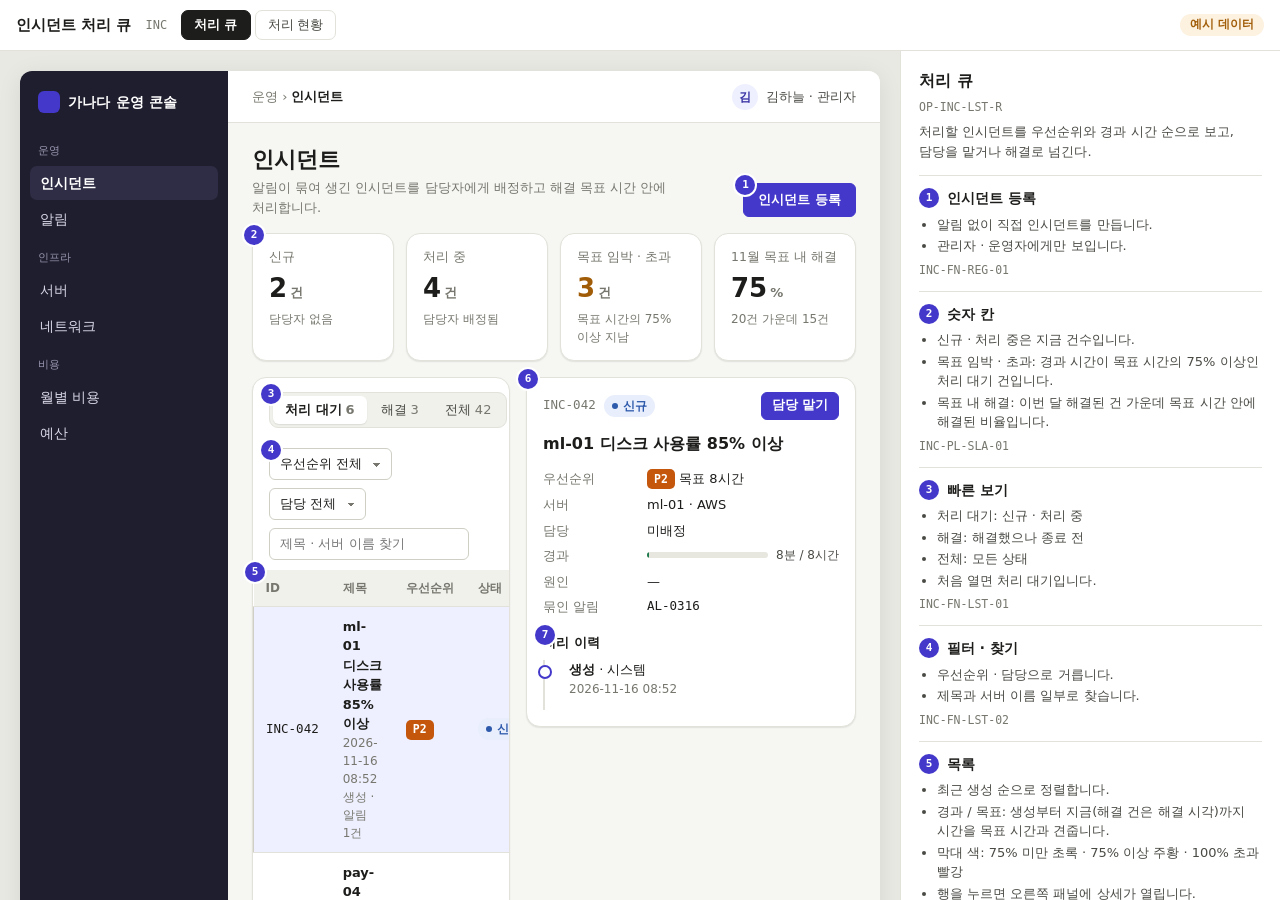
<file: features/ops/incident-queue/screens/prototype.html>
<!doctype html>
<html lang="ko">
<head>
<meta charset="utf-8">
<meta name="viewport" content="width=device-width,initial-scale=1">
<meta name="robots" content="noindex">
<title>인시던트 처리 큐 화면 설계서</title>
<style>/* OPS 제품 양식 · 화면 설계서와 제품 화면이 함께 쓰는 CSS 한 장
   장 순서: 1 토큰, 2 바탕, 3 제품 틀(왼쪽 메뉴 · 머리말), 4 부품, 5 화면 설계서 틀, 6 좁은 화면.
   포털 양식(tools/site/ds/portal.css)과 따로 둔다. 제품 화면과 포털이 서로 다르게 보여야 어느 쪽이 제품인지 헷갈리지 않는다. */

/* ───────── 1. 토큰 ───────── */
:root{
  --bg:#f6f6f3; --surface:#ffffff; --surface-2:#f1f1ec; --surface-3:#e7e7e0;
  --ink:#1d1d1b; --ink-2:#4a4a45; --ink-3:#77776f; --line:#e2e2da; --line-2:#cfcfc5;
  --acc:#4338ca; --acc-ink:#3730a3; --acc-soft:#eef0ff; --acc-line:#c7cbf5;
  --nav:#1f1e2e; --nav-ink:#d9d8e8; --nav-ink-2:#9897b0; --nav-on:#ffffff; --nav-hi:#2f2d45;
  /* 상태 색: 정해진 뜻에만 쓴다 */
  --ok:#1f7a4d; --ok-soft:#e5f4ec; --warn:#a15c07; --warn-soft:#fdf1df; --bad:#b42318; --bad-soft:#fde8e6;
  --info:#2e5aac; --info-soft:#e8eefb; --mute:#6b6b63; --mute-soft:#ececE6;
  /* 우선순위 */
  --p1:#b42318; --p2:#c4570c; --p3:#a17c07; --p4:#6b6b63;
  /* 클라우드 계열(차트) */
  --c1:#4338ca; --c2:#0e9384; --c3:#c4570c; --c4:#8a8a80;
  --r-s:6px; --r-m:10px; --r-l:14px;
  --sh:0 1px 2px rgba(29,29,27,.06),0 1px 1px rgba(29,29,27,.04);
  --f:"Pretendard","Apple SD Gothic Neo","Noto Sans KR",system-ui,sans-serif;
  --mono:"SF Mono",ui-monospace,Menlo,Consolas,monospace;
}

/* ───────── 2. 바탕 ───────── */
*{box-sizing:border-box}
html,body{margin:0}
body{font:14px/1.5 var(--f);color:var(--ink);background:var(--bg);word-break:keep-all;overflow-wrap:break-word;-webkit-font-smoothing:antialiased}
h1,h2,h3{margin:0;font-weight:700;text-wrap:balance}
button{font:inherit;cursor:pointer}
.mono{font-family:var(--mono);font-size:12.5px}
.num{font-variant-numeric:tabular-nums}
.muted{color:var(--ink-3)}

/* ───────── 3. 제품 틀 ───────── */
.app{display:grid;grid-template-columns:208px 1fr;min-height:100%;background:var(--bg)}
.nav{background:var(--nav);color:var(--nav-ink);padding:16px 10px;display:flex;flex-direction:column;gap:2px}
.nav .logo{display:flex;align-items:center;gap:8px;padding:4px 8px 16px;color:var(--nav-on);font-weight:800;letter-spacing:.2px}
.nav .logo i{width:22px;height:22px;border-radius:6px;background:var(--acc);display:inline-block}
.nav .grp{font-size:11px;color:var(--nav-ink-2);padding:12px 8px 4px}
.nav a{display:block;padding:7px 10px;border-radius:7px;color:var(--nav-ink);text-decoration:none;font-size:13.5px}
.nav a.on{background:var(--nav-hi);color:var(--nav-on);font-weight:600}
.main{min-width:0;display:flex;flex-direction:column}
.top{height:52px;display:flex;align-items:center;gap:12px;padding:0 24px;border-bottom:1px solid var(--line);background:var(--surface)}
.top .crumb{color:var(--ink-3);font-size:13px}
.top .crumb b{color:var(--ink);font-weight:600}
.top .sp{flex:1}
.top .who{display:flex;align-items:center;gap:8px;font-size:13px;color:var(--ink-2)}
.top .who i{width:26px;height:26px;border-radius:50%;background:var(--acc-soft);color:var(--acc-ink);display:grid;place-items:center;font-style:normal;font-weight:700;font-size:12px}
.page{padding:20px 24px 32px;display:flex;flex-direction:column;gap:16px}
.phead{display:flex;align-items:flex-end;gap:12px}
.phead h1{font-size:22px}
.phead p{margin:2px 0 0;color:var(--ink-3);font-size:13px}
.phead .sp{flex:1}

/* ───────── 4. 부품 ───────── */
.btn{height:34px;padding:0 14px;border-radius:var(--r-s);border:1px solid var(--line-2);background:var(--surface);color:var(--ink);font-weight:600;font-size:13px}
.btn.pri{background:var(--acc);border-color:var(--acc);color:#fff}
.btn.sm{height:28px;padding:0 10px;font-size:12.5px}
.card{background:var(--surface);border:1px solid var(--line);border-radius:var(--r-l);box-shadow:var(--sh)}
.card>.hd{display:flex;align-items:center;gap:8px;padding:14px 16px 0}
.card>.hd h2{font-size:15px}
.card>.hd .sp{flex:1}
.card>.bd{padding:12px 16px 16px}

/* 숫자 칸 */
.kpis{display:grid;grid-template-columns:repeat(4,1fr);gap:12px}
.kpi{padding:14px 16px}
.kpi .k{font-size:12.5px;color:var(--ink-3)}
.kpi .v{font-size:26px;font-weight:800;margin-top:2px;font-variant-numeric:tabular-nums}
.kpi .v small{font-size:13px;font-weight:600;color:var(--ink-3);margin-left:3px}
.kpi .s{font-size:12px;color:var(--ink-3);margin-top:2px}
.kpi.bad .v{color:var(--bad)} .kpi.warn .v{color:var(--warn)}

/* 빠른 보기 · 탭 */
.seg{display:inline-flex;background:var(--surface-2);border:1px solid var(--line);border-radius:9px;padding:3px;gap:2px}
.seg button{border:0;background:transparent;border-radius:6px;height:28px;padding:0 12px;font-size:13px;color:var(--ink-2)}
.seg button.on{background:var(--surface);color:var(--ink);font-weight:700;box-shadow:var(--sh)}
.seg button em{font-style:normal;color:var(--ink-3);margin-left:4px;font-variant-numeric:tabular-nums}
.tabs{display:flex;gap:18px;border-bottom:1px solid var(--line)}
.tabs button{border:0;background:none;padding:10px 0;font-size:13.5px;color:var(--ink-3);border-bottom:2px solid transparent;margin-bottom:-1px}
.tabs button.on{color:var(--ink);font-weight:700;border-color:var(--ink)}

/* 필터 줄 */
.fbar{display:flex;flex-wrap:wrap;align-items:center;gap:8px}
.sel{height:32px;border:1px solid var(--line-2);border-radius:var(--r-s);background:var(--surface);padding:0 28px 0 10px;font:inherit;font-size:13px;color:var(--ink);appearance:none;background-image:linear-gradient(45deg,transparent 50%,var(--ink-3) 50%),linear-gradient(135deg,var(--ink-3) 50%,transparent 50%);background-position:calc(100% - 14px) 14px,calc(100% - 10px) 14px;background-size:4px 4px;background-repeat:no-repeat}
.search{height:32px;border:1px solid var(--line-2);border-radius:var(--r-s);padding:0 10px;font:inherit;font-size:13px;min-width:200px;background:var(--surface)}
.applied{display:flex;flex-wrap:wrap;gap:6px;align-items:center;font-size:12.5px;color:var(--ink-3)}
.applied .tag{display:inline-flex;align-items:center;gap:4px;background:var(--acc-soft);color:var(--acc-ink);border-radius:999px;padding:2px 10px;font-weight:600}

/* 배지 */
.bdg{display:inline-flex;align-items:center;gap:5px;height:22px;padding:0 8px;border-radius:999px;font-size:12px;font-weight:600;white-space:nowrap}
.bdg::before{content:"";width:6px;height:6px;border-radius:50%;background:currentColor}
.bdg.ok{background:var(--ok-soft);color:var(--ok)} .bdg.warn{background:var(--warn-soft);color:var(--warn)}
.bdg.bad{background:var(--bad-soft);color:var(--bad)} .bdg.info{background:var(--info-soft);color:var(--info)}
.bdg.mute{background:var(--surface-2);color:var(--mute)}
.prio{display:inline-grid;place-items:center;width:28px;height:20px;border-radius:5px;font-size:11.5px;font-weight:800;color:#fff;font-family:var(--mono)}
.prio.P1{background:var(--p1)} .prio.P2{background:var(--p2)} .prio.P3{background:var(--p3)} .prio.P4{background:var(--p4)}

/* 표 */
.tbl{width:100%;border-collapse:collapse;font-size:13px}
.tbl th{text-align:left;font-weight:600;color:var(--ink-3);font-size:12px;padding:9px 12px;border-bottom:1px solid var(--line);background:var(--surface-2);white-space:nowrap}
.tbl td{padding:10px 12px;border-bottom:1px solid var(--line);vertical-align:middle}
.tbl tr.row{cursor:pointer}
.tbl tr.row:hover td{background:#fafaf7}
.tbl tr.sel td{background:var(--acc-soft)}
.tbl td.r,.tbl th.r{text-align:right}
.tbl .ttl{font-weight:600}
.tbl .sub{font-size:12px;color:var(--ink-3)}
.tblwrap{overflow:auto;border-radius:0 0 var(--r-l) var(--r-l)}
.pager{display:flex;align-items:center;gap:8px;justify-content:flex-end;padding:10px 16px;font-size:12.5px;color:var(--ink-3)}

/* 경과 막대: 목표 시간 대비 */
.elapsed{display:flex;align-items:center;gap:8px;min-width:150px}
.elapsed .bar{position:relative;flex:1;height:6px;border-radius:3px;background:var(--surface-3);overflow:hidden}
.elapsed .bar i{position:absolute;left:0;top:0;bottom:0;border-radius:3px;background:var(--ok)}
.elapsed .bar i.warn{background:var(--warn)} .elapsed .bar i.bad{background:var(--bad)}
.elapsed span{font-size:12px;color:var(--ink-2);white-space:nowrap;font-variant-numeric:tabular-nums;min-width:62px;text-align:right}

/* 사이드 패널 */
.split{display:grid;grid-template-columns:1fr 360px;gap:16px;align-items:start}
.panel{position:sticky;top:12px}
.panel .hd{flex-wrap:wrap}
.kv{display:grid;grid-template-columns:92px 1fr;gap:6px 12px;font-size:13px}
.kv dt{color:var(--ink-3)} .kv dd{margin:0}
.tl{list-style:none;margin:0;padding:0 0 0 14px;border-left:2px solid var(--line)}
.tl li{position:relative;padding:0 0 12px 10px;font-size:13px}
.tl li::before{content:"";position:absolute;left:-21px;top:5px;width:10px;height:10px;border-radius:50%;background:var(--surface);border:2px solid var(--acc)}
.tl li b{font-weight:600} .tl li span{display:block;font-size:12px;color:var(--ink-3)}

/* 작은 차트 */
.spark{display:block}
.chart{width:100%;display:block}
.legend{display:flex;gap:14px;font-size:12px;color:var(--ink-2);flex-wrap:wrap}
.legend i{display:inline-block;width:10px;height:10px;border-radius:3px;margin-right:5px;vertical-align:-1px}
.meter{height:6px;border-radius:3px;background:var(--surface-3);overflow:hidden;width:80px;display:inline-block;vertical-align:middle}
.meter i{display:block;height:100%;background:var(--acc)}
.meter i.warn{background:var(--warn)} .meter i.bad{background:var(--bad)}
.delta.up{color:var(--bad)} .delta.down{color:var(--ok)}
.empty{padding:40px 16px;text-align:center;color:var(--ink-3)}

/* ───────── 5. 화면 설계서 틀 ───────── */
.sb{display:grid;grid-template-rows:auto 1fr;height:100vh;background:#e9e9e3}
.sb-top{display:flex;align-items:center;gap:14px;padding:10px 16px;background:var(--surface);border-bottom:1px solid var(--line)}
.sb-top h1{font-size:15px}
.sb-top .code{font-family:var(--mono);font-size:12px;color:var(--ink-3)}
.sb-top .sp{flex:1}
.sb-top .sample{font-size:11.5px;color:var(--warn);background:var(--warn-soft);border-radius:999px;padding:2px 10px;font-weight:600}
.sb-scr{display:flex;gap:4px}
.sb-scr button{border:1px solid var(--line);background:var(--surface);border-radius:7px;height:30px;padding:0 12px;font-size:12.5px;color:var(--ink-2)}
.sb-scr button.on{background:var(--ink);color:#fff;border-color:var(--ink);font-weight:600}
.sb-body{display:grid;grid-template-columns:1fr 380px;min-height:0}
.sb-canvas{overflow:auto;padding:20px}
.sb-frame{position:relative;width:1280px;max-width:100%;margin:0 auto;border-radius:12px;overflow:hidden;box-shadow:0 4px 24px rgba(0,0,0,.08);background:var(--bg)}
.sb-desc{background:var(--surface);border-left:1px solid var(--line);overflow:auto;padding:18px 18px 40px}
.sb-desc h2{font-size:16px}
.sb-desc .purpose{color:var(--ink-2);font-size:13px;margin:6px 0 14px}
.sb-desc .spot{border-top:1px solid var(--line);padding:12px 0}
.sb-desc .spot h3{display:flex;align-items:center;gap:8px;font-size:13.5px}
.sb-desc .spot ul{margin:6px 0 0;padding-left:18px;font-size:13px;color:var(--ink-2)}
.sb-desc .spot li{margin:2px 0}
.sb-desc .spot.hi{background:var(--acc-soft);margin:0 -18px;padding:12px 18px}
.sb-desc .ids{font-family:var(--mono);font-size:11.5px;color:var(--ink-3);margin-top:6px}
.sb-desc .opt{display:flex;align-items:center;gap:6px;font-size:12.5px;color:var(--ink-3);margin-top:10px}
.mk{display:inline-grid;place-items:center;min-width:20px;height:20px;border-radius:10px;background:var(--acc);color:#fff;font-size:11px;font-weight:800;font-family:var(--mono);padding:0 5px}
.sb-frame .mk{position:absolute;z-index:5;box-shadow:0 0 0 2px #fff;cursor:pointer}
.sb.nomk .sb-frame .mk{display:none}
[data-spot].spot-hi{outline:2px solid var(--acc);outline-offset:2px;border-radius:6px}

/* ───────── 6. 좁은 화면 ───────── */
@media (max-width:1100px){.sb-body{grid-template-columns:1fr}.sb-desc{border-left:0;border-top:1px solid var(--line)}.split{grid-template-columns:1fr}.panel{position:static}}
@media (max-width:760px){.app{grid-template-columns:1fr}.nav{display:none}.kpis{grid-template-columns:repeat(2,1fr)}.sb-canvas{padding:8px}}

/* 좁은 칸에서 줄이 끊기지 않게 */
.seg button,.tbl .mono,.bdg,.btn{white-space:nowrap}
.card>.hd{flex-wrap:wrap;row-gap:10px}
.split{grid-template-columns:minmax(0,1fr) 330px}
.tbl td.num,.tbl td.r{white-space:nowrap}
</style>
</head>
<body>
<div class="sb" id="sb">
  <div class="sb-top">
    <h1>인시던트 처리 큐</h1><span class="code">INC</span>
    <div class="sb-scr" id="scrs"></div>
    <span class="sp"></span>
    <span class="sample">예시 데이터</span>
  </div>
  <div class="sb-body">
    <div class="sb-canvas"><div class="sb-frame" id="frame"></div></div>
    <aside class="sb-desc" id="desc"></aside>
  </div>
</div>
<script>
const DATA = {"now":"2026-11-16 09:00","users":[{"id":"U01","name":"김하늘","email":"user01@example.com","dept":"인프라운영팀","role":"관리자"},{"id":"U02","name":"이예린","email":"user02@example.com","dept":"인프라운영팀","role":"관리자"},{"id":"U03","name":"박건우","email":"user03@example.com","dept":"데이터팀","role":"운영자"},{"id":"U04","name":"최지호","email":"user04@example.com","dept":"고객지원팀","role":"조회자"},{"id":"U05","name":"정주원","email":"user05@example.com","dept":"인프라운영팀","role":"관리자"},{"id":"U06","name":"강도윤","email":"user06@example.com","dept":"플랫폼개발팀","role":"운영자"},{"id":"U07","name":"조시우","email":"user07@example.com","dept":"주문서비스팀","role":"운영자"},{"id":"U08","name":"윤수아","email":"user08@example.com","dept":"데이터팀","role":"조회자"},{"id":"U09","name":"장민준","email":"user09@example.com","dept":"고객지원팀","role":"관리자"},{"id":"U10","name":"임채원","email":"user10@example.com","dept":"인프라운영팀","role":"운영자"},{"id":"U11","name":"한서연","email":"user11@example.com","dept":"플랫폼개발팀","role":"운영자"},{"id":"U12","name":"오다은","email":"user12@example.com","dept":"주문서비스팀","role":"조회자"}],"projects":[{"id":"PRJ-01","name":"쇼핑몰 웹","dept":"주문서비스팀"},{"id":"PRJ-02","name":"주문 API","dept":"주문서비스팀"},{"id":"PRJ-03","name":"결제 연동","dept":"플랫폼개발팀"},{"id":"PRJ-04","name":"회원 인증","dept":"플랫폼개발팀"},{"id":"PRJ-05","name":"추천 분석","dept":"데이터팀"},{"id":"PRJ-06","name":"데이터 웨어하우스","dept":"데이터팀"},{"id":"PRJ-07","name":"상담 챗봇","dept":"고객지원팀"},{"id":"PRJ-08","name":"공통 인프라","dept":"인프라운영팀"}],"incidents":[{"id":"INC-001","title":"infra-04 CPU 사용률 80% 이상","priority":"P4","state":"종료","server":"SV-052","project":"PRJ-08","assignee":"U11","opened":"2026-10-18 05:19","resolved":"2026-10-20 00:31","target_hours":72,"within_target":true,"cause":"배포 후 설정 누락","alerts":["AL-0009"],"timeline":[{"time":"2026-10-18 05:19","event":"생성","by":"시스템"},{"time":"2026-10-18 05:49","event":"처리 시작","by":"한서연"},{"time":"2026-10-20 00:31","event":"해결","by":"한서연"},{"time":"2026-10-21 08:31","event":"종료","by":"강도윤"}]},{"id":"INC-002","title":"pay-08 디스크 사용률 85% 이상","priority":"P4","state":"종료","server":"SV-020","project":"PRJ-03","assignee":"U11","opened":"2026-10-18 06:44","resolved":"2026-10-18 21:08","target_hours":72,"within_target":true,"cause":"메모리 누수","alerts":["AL-0011","AL-0013"],"timeline":[{"time":"2026-10-18 06:44","event":"생성","by":"시스템"},{"time":"2026-10-18 07:18","event":"처리 시작","by":"한서연"},{"time":"2026-10-18 21:08","event":"해결","by":"한서연"},{"time":"2026-10-19 02:08","event":"종료","by":"김하늘"}]},{"id":"INC-003","title":"dw-03 CPU 사용률 80% 이상","priority":"P3","state":"종료","server":"SV-037","project":"PRJ-06","assignee":"U09","opened":"2026-10-18 08:44","resolved":"2026-10-18 23:08","target_hours":24,"within_target":true,"cause":"인증서 갱신 누락","alerts":["AL-0016"],"timeline":[{"time":"2026-10-18 08:44","event":"생성","by":"시스템"},{"time":"2026-10-18 09:24","event":"처리 시작","by":"장민준"},{"time":"2026-10-18 23:08","event":"해결","by":"장민준"},{"time":"2026-10-22 03:08","event":"종료","by":"한서연"}]},{"id":"INC-004","title":"api-03 응답 시간 3초 이상","priority":"P4","state":"종료","server":"SV-009","project":"PRJ-02","assignee":"U03","opened":"2026-10-19 04:54","resolved":"2026-10-20 09:42","target_hours":72,"within_target":true,"cause":"네트워크 장비 점검 영향","alerts":["AL-0028"],"timeline":[{"time":"2026-10-19 04:54","event":"생성","by":"시스템"},{"time":"2026-10-19 05:25","event":"처리 시작","by":"박건우"},{"time":"2026-10-20 09:42","event":"해결","by":"박건우"},{"time":"2026-10-24 02:42","event":"종료","by":"박건우"}]},{"id":"INC-005","title":"pay-07 CPU 사용률 80% 이상","priority":"P3","state":"종료","server":"SV-019","project":"PRJ-03","assignee":"U02","opened":"2026-10-21 01:42","resolved":"2026-10-22 08:54","target_hours":24,"within_target":false,"cause":"메모리 누수","alerts":["AL-0043"],"timeline":[{"time":"2026-10-21 01:42","event":"생성","by":"시스템"},{"time":"2026-10-21 02:12","event":"처리 시작","by":"이예린"},{"time":"2026-10-22 08:54","event":"해결","by":"이예린"},{"time":"2026-10-23 03:54","event":"종료","by":"임채원"}]},{"id":"INC-006","title":"auth-06 CPU 사용률 90% 이상","priority":"P3","state":"종료","server":"SV-026","project":"PRJ-04","assignee":"U05","opened":"2026-10-21 03:45","resolved":"2026-10-21 08:33","target_hours":24,"within_target":true,"cause":"인증서 갱신 누락","alerts":["AL-0045"],"timeline":[{"time":"2026-10-21 03:45","event":"생성","by":"시스템"},{"time":"2026-10-21 04:14","event":"처리 시작","by":"정주원"},{"time":"2026-10-21 08:33","event":"해결","by":"정주원"},{"time":"2026-10-21 13:33","event":"종료","by":"장민준"}]},{"id":"INC-007","title":"api-02 메모리 사용률 90% 이상","priority":"P1","state":"종료","server":"SV-008","project":"PRJ-02","assignee":"U07","opened":"2026-10-21 07:01","resolved":"2026-10-21 08:37","target_hours":4,"within_target":true,"cause":"외부 결제사 지연","alerts":["AL-0049"],"timeline":[{"time":"2026-10-21 07:01","event":"생성","by":"시스템"},{"time":"2026-10-21 07:07","event":"처리 시작","by":"조시우"},{"time":"2026-10-21 08:37","event":"해결","by":"조시우"},{"time":"2026-10-24 06:37","event":"종료","by":"임채원"}]},{"id":"INC-008","title":"api-03 응답 시간 3초 이상","priority":"P4","state":"종료","server":"SV-009","project":"PRJ-02","assignee":"U11","opened":"2026-10-23 21:18","resolved":"2026-10-27 18:54","target_hours":72,"within_target":false,"cause":"원인 조사 중","alerts":["AL-0071"],"timeline":[{"time":"2026-10-23 21:18","event":"생성","by":"시스템"},{"time":"2026-10-23 21:23","event":"처리 시작","by":"한서연"},{"time":"2026-10-27 18:54","event":"해결","by":"한서연"},{"time":"2026-10-27 22:54","event":"종료","by":"정주원"}]},{"id":"INC-009","title":"auth-08 CPU 사용률 90% 이상","priority":"P1","state":"종료","server":"SV-028","project":"PRJ-04","assignee":"U06","opened":"2026-10-24 10:16","resolved":"2026-10-24 13:52","target_hours":4,"within_target":true,"cause":"인증서 갱신 누락","alerts":["AL-0076"],"timeline":[{"time":"2026-10-24 10:16","event":"생성","by":"시스템"},{"time":"2026-10-24 10:59","event":"처리 시작","by":"강도윤"},{"time":"2026-10-24 13:52","event":"해결","by":"강도윤"},{"time":"2026-10-25 00:52","event":"종료","by":"정주원"}]},{"id":"INC-010","title":"api-03 CPU 사용률 80% 이상","priority":"P3","state":"종료","server":"SV-009","project":"PRJ-02","assignee":"U10","opened":"2026-10-25 13:01","resolved":"2026-10-25 17:49","target_hours":24,"within_target":true,"cause":"네트워크 장비 점검 영향","alerts":["AL-0088"],"timeline":[{"time":"2026-10-25 13:01","event":"생성","by":"시스템"},{"time":"2026-10-25 13:34","event":"처리 시작","by":"임채원"},{"time":"2026-10-25 17:49","event":"해결","by":"임채원"},{"time":"2026-10-26 04:49","event":"종료","by":"김하늘"}]},{"id":"INC-011","title":"web-01 응답 시간 3초 이상","priority":"P4","state":"종료","server":"SV-001","project":"PRJ-01","assignee":"U03","opened":"2026-10-26 16:30","resolved":"2026-11-01 16:30","target_hours":72,"within_target":false,"cause":"메모리 누수","alerts":["AL-0095"],"timeline":[{"time":"2026-10-26 16:30","event":"생성","by":"시스템"},{"time":"2026-10-26 17:14","event":"처리 시작","by":"박건우"},{"time":"2026-11-01 16:30","event":"해결","by":"박건우"},{"time":"2026-11-04 19:30","event":"종료","by":"정주원"}]},{"id":"INC-012","title":"api-03 응답 시간 3초 이상","priority":"P3","state":"종료","server":"SV-009","project":"PRJ-02","assignee":"U01","opened":"2026-10-26 20:50","resolved":"2026-10-27 11:14","target_hours":24,"within_target":true,"cause":"원인 조사 중","alerts":["AL-0098"],"timeline":[{"time":"2026-10-26 20:50","event":"생성","by":"시스템"},{"time":"2026-10-26 21:31","event":"처리 시작","by":"김하늘"},{"time":"2026-10-27 11:14","event":"해결","by":"김하늘"},{"time":"2026-10-28 21:14","event":"종료","by":"김하늘"}]},{"id":"INC-013","title":"bot-03 CPU 사용률 80% 이상","priority":"P3","state":"종료","server":"SV-043","project":"PRJ-07","assignee":"U11","opened":"2026-10-27 13:10","resolved":"2026-10-28 20:22","target_hours":24,"within_target":false,"cause":"트래픽 급증","alerts":["AL-0106"],"timeline":[{"time":"2026-10-27 13:10","event":"생성","by":"시스템"},{"time":"2026-10-27 13:57","event":"처리 시작","by":"한서연"},{"time":"2026-10-28 20:22","event":"해결","by":"한서연"},{"time":"2026-10-29 15:22","event":"종료","by":"이예린"}]},{"id":"INC-014","title":"api-03 응답 시간 3초 이상","priority":"P4","state":"종료","server":"SV-009","project":"PRJ-02","assignee":"U02","opened":"2026-10-28 02:05","resolved":"2026-10-29 21:17","target_hours":72,"within_target":true,"cause":"외부 결제사 지연","alerts":["AL-0112"],"timeline":[{"time":"2026-10-28 02:05","event":"생성","by":"시스템"},{"time":"2026-10-28 02:14","event":"처리 시작","by":"이예린"},{"time":"2026-10-29 21:17","event":"해결","by":"이예린"},{"time":"2026-11-02 17:17","event":"종료","by":"한서연"}]},{"id":"INC-015","title":"pay-08 디스크 사용률 85% 이상","priority":"P4","state":"종료","server":"SV-020","project":"PRJ-03","assignee":"U01","opened":"2026-10-28 18:11","resolved":"2026-11-01 15:47","target_hours":72,"within_target":false,"cause":"인증서 갱신 누락","alerts":["AL-0119","AL-0121"],"timeline":[{"time":"2026-10-28 18:11","event":"생성","by":"시스템"},{"time":"2026-10-28 18:54","event":"처리 시작","by":"김하늘"},{"time":"2026-11-01 15:47","event":"해결","by":"김하늘"},{"time":"2026-11-04 22:47","event":"종료","by":"조시우"}]},{"id":"INC-016","title":"api-02 디스크 사용률 85% 이상","priority":"P4","state":"종료","server":"SV-008","project":"PRJ-02","assignee":"U10","opened":"2026-10-29 03:51","resolved":"2026-11-04 03:51","target_hours":72,"within_target":false,"cause":"DB 연결 수 초과","alerts":["AL-0124"],"timeline":[{"time":"2026-10-29 03:51","event":"생성","by":"시스템"},{"time":"2026-10-29 04:37","event":"처리 시작","by":"임채원"},{"time":"2026-11-04 03:51","event":"해결","by":"임채원"},{"time":"2026-11-04 19:51","event":"종료","by":"한서연"}]},{"id":"INC-017","title":"auth-03 디스크 사용률 85% 이상","priority":"P4","state":"종료","server":"SV-023","project":"PRJ-04","assignee":"U10","opened":"2026-10-29 06:16","resolved":"2026-10-30 11:04","target_hours":72,"within_target":true,"cause":"디스크 가득 참","alerts":["AL-0125"],"timeline":[{"time":"2026-10-29 06:16","event":"생성","by":"시스템"},{"time":"2026-10-29 07:01","event":"처리 시작","by":"임채원"},{"time":"2026-10-30 11:04","event":"해결","by":"임채원"},{"time":"2026-11-03 10:04","event":"종료","by":"정주원"}]},{"id":"INC-018","title":"auth-08 CPU 사용률 90% 이상","priority":"P2","state":"종료","server":"SV-028","project":"PRJ-04","assignee":"U11","opened":"2026-10-30 03:18","resolved":"2026-10-30 10:30","target_hours":8,"within_target":true,"cause":"네트워크 장비 점검 영향","alerts":["AL-0137"],"timeline":[{"time":"2026-10-30 03:18","event":"생성","by":"시스템"},{"time":"2026-10-30 03:44","event":"처리 시작","by":"한서연"},{"time":"2026-10-30 10:30","event":"해결","by":"한서연"},{"time":"2026-10-31 18:30","event":"종료","by":"임채원"}]},{"id":"INC-019","title":"dw-03 CPU 사용률 80% 이상","priority":"P2","state":"종료","server":"SV-037","project":"PRJ-06","assignee":"U09","opened":"2026-10-30 11:01","resolved":"2026-10-30 18:13","target_hours":8,"within_target":true,"cause":"메모리 누수","alerts":["AL-0142"],"timeline":[{"time":"2026-10-30 11:01","event":"생성","by":"시스템"},{"time":"2026-10-30 11:08","event":"처리 시작","by":"장민준"},{"time":"2026-10-30 18:13","event":"해결","by":"장민준"},{"time":"2026-10-31 06:13","event":"종료","by":"정주원"}]},{"id":"INC-020","title":"api-03 디스크 사용률 85% 이상","priority":"P4","state":"종료","server":"SV-009","project":"PRJ-02","assignee":"U11","opened":"2026-10-30 21:15","resolved":"2026-11-01 16:27","target_hours":72,"within_target":true,"cause":"배포 후 설정 누락","alerts":["AL-0146"],"timeline":[{"time":"2026-10-30 21:15","event":"생성","by":"시스템"},{"time":"2026-10-30 22:13","event":"처리 시작","by":"한서연"},{"time":"2026-11-01 16:27","event":"해결","by":"한서연"},{"time":"2026-11-02 04:27","event":"종료","by":"임채원"}]},{"id":"INC-021","title":"api-04 CPU 사용률 80% 이상","priority":"P3","state":"종료","server":"SV-010","project":"PRJ-02","assignee":"U06","opened":"2026-10-30 23:49","resolved":"2026-11-01 07:01","target_hours":24,"within_target":false,"cause":"인증서 갱신 누락","alerts":["AL-0148"],"timeline":[{"time":"2026-10-30 23:49","event":"생성","by":"시스템"},{"time":"2026-10-31 00:35","event":"처리 시작","by":"강도윤"},{"time":"2026-11-01 07:01","event":"해결","by":"강도윤"},{"time":"2026-11-02 22:01","event":"종료","by":"김하늘"}]},{"id":"INC-022","title":"ml-02 CPU 사용률 80% 이상","priority":"P3","state":"종료","server":"SV-031","project":"PRJ-05","assignee":"U06","opened":"2026-10-31 23:53","resolved":"2026-11-01 21:29","target_hours":24,"within_target":true,"cause":"디스크 가득 참","alerts":["AL-0163"],"timeline":[{"time":"2026-10-31 23:53","event":"생성","by":"시스템"},{"time":"2026-11-01 00:42","event":"처리 시작","by":"강도윤"},{"time":"2026-11-01 21:29","event":"해결","by":"강도윤"},{"time":"2026-11-03 04:29","event":"종료","by":"정주원"}]},{"id":"INC-023","title":"web-02 CPU 사용률 80% 이상","priority":"P4","state":"종료","server":"SV-002","project":"PRJ-01","assignee":"U07","opened":"2026-11-01 15:49","resolved":"2026-11-02 20:37","target_hours":72,"within_target":true,"cause":"메모리 누수","alerts":["AL-0167"],"timeline":[{"time":"2026-11-01 15:49","event":"생성","by":"시스템"},{"time":"2026-11-01 16:37","event":"처리 시작","by":"조시우"},{"time":"2026-11-02 20:37","event":"해결","by":"조시우"},{"time":"2026-11-03 11:37","event":"종료","by":"조시우"}]},{"id":"INC-024","title":"pay-07 CPU 사용률 90% 이상","priority":"P4","state":"종료","server":"SV-019","project":"PRJ-03","assignee":"U09","opened":"2026-11-03 02:45","resolved":"2026-11-07 00:21","target_hours":72,"within_target":false,"cause":"배치 작업 겹침","alerts":["AL-0181","AL-0182"],"timeline":[{"time":"2026-11-03 02:45","event":"생성","by":"시스템"},{"time":"2026-11-03 03:44","event":"처리 시작","by":"장민준"},{"time":"2026-11-07 00:21","event":"해결","by":"장민준"},{"time":"2026-11-10 08:21","event":"종료","by":"정주원"}]},{"id":"INC-025","title":"bot-05 CPU 사용률 90% 이상","priority":"P2","state":"종료","server":"SV-045","project":"PRJ-07","assignee":"U06","opened":"2026-11-03 11:49","resolved":"2026-11-03 16:37","target_hours":8,"within_target":true,"cause":"네트워크 장비 점검 영향","alerts":["AL-0183"],"timeline":[{"time":"2026-11-03 11:49","event":"생성","by":"시스템"},{"time":"2026-11-03 12:27","event":"처리 시작","by":"강도윤"},{"time":"2026-11-03 16:37","event":"해결","by":"강도윤"},{"time":"2026-11-04 18:37","event":"종료","by":"강도윤"}]},{"id":"INC-026","title":"web-06 메모리 사용률 90% 이상","priority":"P2","state":"종료","server":"SV-006","project":"PRJ-01","assignee":"U03","opened":"2026-11-04 06:44","resolved":"2026-11-04 13:56","target_hours":8,"within_target":true,"cause":"네트워크 장비 점검 영향","alerts":["AL-0187"],"timeline":[{"time":"2026-11-04 06:44","event":"생성","by":"시스템"},{"time":"2026-11-04 07:25","event":"처리 시작","by":"박건우"},{"time":"2026-11-04 13:56","event":"해결","by":"박건우"},{"time":"2026-11-07 16:56","event":"종료","by":"정주원"}]},{"id":"INC-027","title":"web-06 CPU 사용률 80% 이상","priority":"P4","state":"종료","server":"SV-006","project":"PRJ-01","assignee":"U06","opened":"2026-11-04 13:53","resolved":"2026-11-05 04:17","target_hours":72,"within_target":true,"cause":"DB 연결 수 초과","alerts":["AL-0193"],"timeline":[{"time":"2026-11-04 13:53","event":"생성","by":"시스템"},{"time":"2026-11-04 14:20","event":"처리 시작","by":"강도윤"},{"time":"2026-11-05 04:17","event":"해결","by":"강도윤"},{"time":"2026-11-07 23:17","event":"종료","by":"박건우"}]},{"id":"INC-028","title":"web-03 응답 시간 3초 이상","priority":"P4","state":"종료","server":"SV-003","project":"PRJ-01","assignee":"U01","opened":"2026-11-04 21:09","resolved":"2026-11-06 16:21","target_hours":72,"within_target":true,"cause":"트래픽 급증","alerts":["AL-0195"],"timeline":[{"time":"2026-11-04 21:09","event":"생성","by":"시스템"},{"time":"2026-11-04 21:22","event":"처리 시작","by":"김하늘"},{"time":"2026-11-06 16:21","event":"해결","by":"김하늘"},{"time":"2026-11-09 01:21","event":"종료","by":"임채원"}]},{"id":"INC-029","title":"api-03 응답 시간 3초 이상","priority":"P4","state":"종료","server":"SV-009","project":"PRJ-02","assignee":"U03","opened":"2026-11-05 05:51","resolved":"2026-11-07 01:03","target_hours":72,"within_target":true,"cause":"디스크 가득 참","alerts":["AL-0198"],"timeline":[{"time":"2026-11-05 05:51","event":"생성","by":"시스템"},{"time":"2026-11-05 06:23","event":"처리 시작","by":"박건우"},{"time":"2026-11-07 01:03","event":"해결","by":"박건우"},{"time":"2026-11-08 08:03","event":"종료","by":"김하늘"}]},{"id":"INC-030","title":"bot-06 디스크 사용률 85% 이상","priority":"P3","state":"종료","server":"SV-046","project":"PRJ-07","assignee":"U09","opened":"2026-11-06 02:59","resolved":"2026-11-06 17:23","target_hours":24,"within_target":true,"cause":"외부 결제사 지연","alerts":["AL-0209"],"timeline":[{"time":"2026-11-06 02:59","event":"생성","by":"시스템"},{"time":"2026-11-06 03:54","event":"처리 시작","by":"장민준"},{"time":"2026-11-06 17:23","event":"해결","by":"장민준"},{"time":"2026-11-08 16:23","event":"종료","by":"임채원"}]},{"id":"INC-031","title":"auth-09 CPU 사용률 80% 이상","priority":"P3","state":"종료","server":"SV-029","project":"PRJ-04","assignee":"U10","opened":"2026-11-06 06:46","resolved":"2026-11-06 11:34","target_hours":24,"within_target":true,"cause":"트래픽 급증","alerts":["AL-0213"],"timeline":[{"time":"2026-11-06 06:46","event":"생성","by":"시스템"},{"time":"2026-11-06 06:57","event":"처리 시작","by":"임채원"},{"time":"2026-11-06 11:34","event":"해결","by":"임채원"},{"time":"2026-11-08 16:34","event":"종료","by":"장민준"}]},{"id":"INC-032","title":"auth-08 CPU 사용률 90% 이상","priority":"P4","state":"종료","server":"SV-028","project":"PRJ-04","assignee":"U11","opened":"2026-11-09 07:12","resolved":"2026-11-12 00:00","target_hours":72,"within_target":true,"cause":"메모리 누수","alerts":["AL-0236"],"timeline":[{"time":"2026-11-09 07:12","event":"생성","by":"시스템"},{"time":"2026-11-09 07:41","event":"처리 시작","by":"한서연"},{"time":"2026-11-12 00:00","event":"해결","by":"한서연"},{"time":"2026-11-13 17:00","event":"종료","by":"정주원"}]},{"id":"INC-033","title":"bot-06 CPU 사용률 90% 이상","priority":"P2","state":"종료","server":"SV-046","project":"PRJ-07","assignee":"U07","opened":"2026-11-09 09:23","resolved":"2026-11-09 10:59","target_hours":8,"within_target":true,"cause":"인증서 갱신 누락","alerts":["AL-0238"],"timeline":[{"time":"2026-11-09 09:23","event":"생성","by":"시스템"},{"time":"2026-11-09 10:18","event":"처리 시작","by":"조시우"},{"time":"2026-11-09 10:59","event":"해결","by":"조시우"},{"time":"2026-11-09 23:59","event":"종료","by":"이예린"}]},{"id":"INC-034","title":"infra-05 디스크 사용률 85% 이상","priority":"P2","state":"해결","server":"SV-053","project":"PRJ-08","assignee":"U01","opened":"2026-11-09 20:26","resolved":"2026-11-09 23:38","target_hours":8,"within_target":true,"cause":"인증서 갱신 누락","alerts":["AL-0242"],"timeline":[{"time":"2026-11-09 20:26","event":"생성","by":"시스템"},{"time":"2026-11-09 20:46","event":"처리 시작","by":"김하늘"},{"time":"2026-11-09 23:38","event":"해결","by":"김하늘"}]},{"id":"INC-035","title":"auth-05 CPU 사용률 80% 이상","priority":"P3","state":"해결","server":"SV-025","project":"PRJ-04","assignee":"U02","opened":"2026-11-09 20:36","resolved":"2026-11-10 11:00","target_hours":24,"within_target":true,"cause":"네트워크 장비 점검 영향","alerts":["AL-0243"],"timeline":[{"time":"2026-11-09 20:36","event":"생성","by":"시스템"},{"time":"2026-11-09 20:47","event":"처리 시작","by":"이예린"},{"time":"2026-11-10 11:00","event":"해결","by":"이예린"}]},{"id":"INC-036","title":"web-06 응답 시간 3초 이상","priority":"P4","state":"해결","server":"SV-006","project":"PRJ-01","assignee":"U05","opened":"2026-11-11 05:32","resolved":"2026-11-12 10:20","target_hours":72,"within_target":true,"cause":"네트워크 장비 점검 영향","alerts":["AL-0255"],"timeline":[{"time":"2026-11-11 05:32","event":"생성","by":"시스템"},{"time":"2026-11-11 05:41","event":"처리 시작","by":"정주원"},{"time":"2026-11-12 10:20","event":"해결","by":"정주원"}]},{"id":"INC-037","title":"web-01 CPU 사용률 90% 이상","priority":"P2","state":"처리 중","server":"SV-001","project":"PRJ-01","assignee":"U06","opened":"2026-11-13 20:23","resolved":null,"target_hours":8,"within_target":null,"cause":null,"alerts":["AL-0284"],"timeline":[{"time":"2026-11-13 20:23","event":"생성","by":"시스템"},{"time":"2026-11-13 20:40","event":"처리 시작","by":"강도윤"}]},{"id":"INC-038","title":"pay-06 디스크 사용률 85% 이상","priority":"P3","state":"처리 중","server":"SV-018","project":"PRJ-03","assignee":"U05","opened":"2026-11-14 23:57","resolved":null,"target_hours":24,"within_target":null,"cause":null,"alerts":["AL-0304"],"timeline":[{"time":"2026-11-14 23:57","event":"생성","by":"시스템"},{"time":"2026-11-15 00:14","event":"처리 시작","by":"정주원"}]},{"id":"INC-039","title":"pay-06 응답 시간 3초 이상","priority":"P2","state":"처리 중","server":"SV-018","project":"PRJ-03","assignee":"U05","opened":"2026-11-15 18:42","resolved":null,"target_hours":8,"within_target":null,"cause":null,"alerts":["AL-0310"],"timeline":[{"time":"2026-11-15 18:42","event":"생성","by":"시스템"},{"time":"2026-11-15 19:28","event":"처리 시작","by":"정주원"}]},{"id":"INC-040","title":"api-05 헬스 체크 실패","priority":"P4","state":"처리 중","server":"SV-011","project":"PRJ-02","assignee":"U07","opened":"2026-11-15 19:21","resolved":null,"target_hours":72,"within_target":null,"cause":null,"alerts":["AL-0311"],"timeline":[{"time":"2026-11-15 19:21","event":"생성","by":"시스템"},{"time":"2026-11-15 20:07","event":"처리 시작","by":"조시우"}]},{"id":"INC-041","title":"pay-04 CPU 사용률 80% 이상","priority":"P4","state":"신규","server":"SV-016","project":"PRJ-03","assignee":null,"opened":"2026-11-16 08:35","resolved":null,"target_hours":72,"within_target":null,"cause":null,"alerts":["AL-0315"],"timeline":[{"time":"2026-11-16 08:35","event":"생성","by":"시스템"}]},{"id":"INC-042","title":"ml-01 디스크 사용률 85% 이상","priority":"P2","state":"신규","server":"SV-030","project":"PRJ-05","assignee":null,"opened":"2026-11-16 08:52","resolved":null,"target_hours":8,"within_target":null,"cause":null,"alerts":["AL-0316"],"timeline":[{"time":"2026-11-16 08:52","event":"생성","by":"시스템"}]}],"servers":[{"id":"SV-001","name":"web-01","cloud":"사내 서버"},{"id":"SV-002","name":"web-02","cloud":"Azure"},{"id":"SV-003","name":"web-03","cloud":"Azure"},{"id":"SV-004","name":"web-04","cloud":"사내 서버"},{"id":"SV-005","name":"web-05","cloud":"AWS"},{"id":"SV-006","name":"web-06","cloud":"AWS"},{"id":"SV-007","name":"api-01","cloud":"AWS"},{"id":"SV-008","name":"api-02","cloud":"AWS"},{"id":"SV-009","name":"api-03","cloud":"Azure"},{"id":"SV-010","name":"api-04","cloud":"AWS"},{"id":"SV-011","name":"api-05","cloud":"Azure"},{"id":"SV-012","name":"api-06","cloud":"Azure"},{"id":"SV-013","name":"pay-01","cloud":"Azure"},{"id":"SV-014","name":"pay-02","cloud":"AWS"},{"id":"SV-015","name":"pay-03","cloud":"사내 서버"},{"id":"SV-016","name":"pay-04","cloud":"AWS"},{"id":"SV-017","name":"pay-05","cloud":"AWS"},{"id":"SV-018","name":"pay-06","cloud":"Azure"},{"id":"SV-019","name":"pay-07","cloud":"Azure"},{"id":"SV-020","name":"pay-08","cloud":"사내 서버"},{"id":"SV-021","name":"auth-01","cloud":"Azure"},{"id":"SV-022","name":"auth-02","cloud":"Azure"},{"id":"SV-023","name":"auth-03","cloud":"AWS"},{"id":"SV-024","name":"auth-04","cloud":"AWS"},{"id":"SV-025","name":"auth-05","cloud":"Azure"},{"id":"SV-026","name":"auth-06","cloud":"사내 서버"},{"id":"SV-027","name":"auth-07","cloud":"AWS"},{"id":"SV-028","name":"auth-08","cloud":"사내 서버"},{"id":"SV-029","name":"auth-09","cloud":"사내 서버"},{"id":"SV-030","name":"ml-01","cloud":"AWS"},{"id":"SV-031","name":"ml-02","cloud":"AWS"},{"id":"SV-032","name":"ml-03","cloud":"AWS"},{"id":"SV-033","name":"ml-04","cloud":"AWS"},{"id":"SV-034","name":"ml-05","cloud":"AWS"},{"id":"SV-035","name":"dw-01","cloud":"AWS"},{"id":"SV-036","name":"dw-02","cloud":"AWS"},{"id":"SV-037","name":"dw-03","cloud":"AWS"},{"id":"SV-038","name":"dw-04","cloud":"AWS"},{"id":"SV-039","name":"dw-05","cloud":"AWS"},{"id":"SV-040","name":"dw-06","cloud":"사내 서버"},{"id":"SV-041","name":"bot-01","cloud":"AWS"},{"id":"SV-042","name":"bot-02","cloud":"AWS"},{"id":"SV-043","name":"bot-03","cloud":"AWS"},{"id":"SV-044","name":"bot-04","cloud":"AWS"},{"id":"SV-045","name":"bot-05","cloud":"AWS"},{"id":"SV-046","name":"bot-06","cloud":"Azure"},{"id":"SV-047","name":"bot-07","cloud":"Azure"},{"id":"SV-048","name":"bot-08","cloud":"Azure"},{"id":"SV-049","name":"infra-01","cloud":"AWS"},{"id":"SV-050","name":"infra-02","cloud":"AWS"},{"id":"SV-051","name":"infra-03","cloud":"AWS"},{"id":"SV-052","name":"infra-04","cloud":"AWS"},{"id":"SV-053","name":"infra-05","cloud":"AWS"},{"id":"SV-054","name":"infra-06","cloud":"사내 서버"},{"id":"SV-055","name":"infra-07","cloud":"AWS"},{"id":"SV-056","name":"infra-08","cloud":"AWS"},{"id":"SV-057","name":"infra-09","cloud":"Azure"},{"id":"SV-058","name":"infra-10","cloud":"AWS"}]};
const NOW = new Date(DATA.now.replace(' ', 'T'));
const $ = s => document.querySelector(s);
const esc = s => String(s ?? '').replace(/[&<>"]/g, c => ({'&':'&amp;','<':'&lt;','>':'&gt;','"':'&quot;'}[c]));
const fmt = n => Number(n).toLocaleString('ko-KR');
const user = id => (DATA.users.find(u => u.id === id) || {}).name || '—';
const won = n => fmt(Math.round(n / 10000)) + '만 원';
function app(menu, crumb, body) {
  const groups = [['운영', ['인시던트', '알림']], ['인프라', ['서버', '네트워크']], ['비용', ['월별 비용', '예산']]];
  return `<div class="app"><nav class="nav"><div class="logo"><i></i>가나다 운영 콘솔</div>${groups.map(([g, ms]) =>
    `<div class="grp">${g}</div>` + ms.map(m => `<a class="${m === menu ? 'on' : ''}">${m}</a>`).join('')).join('')}</nav>
  <div class="main"><div class="top"><span class="crumb">${crumb}</span><span class="sp"></span><span class="who"><i>김</i>김하늘 · 관리자</span></div>
  <div class="page">${body}</div></div></div>`;
}
let SCR = 0, HI = null;
function render() {
  const s = SCREENS[SCR];
  $('#scrs').innerHTML = SCREENS.map((x, i) => `<button class="${i === SCR ? 'on' : ''}" onclick="SCR=${i};HI=null;render()">${esc(x.name)}</button>`).join('');
  $('#frame').innerHTML = s.html();
  s.bind && s.bind();
  $('#desc').innerHTML = `<h2>${esc(s.name)}</h2><div class="ids">${esc(s.id)}</div><p class="purpose">${esc(s.purpose)}</p>`
    + s.spots.map((p, i) => `<div class="spot ${HI === i + 1 ? 'hi' : ''}" onmouseenter="hi(${i + 1})" onmouseleave="hi(null)"><h3><span class="mk">${i + 1}</span>${esc(p[0])}</h3><ul>${p[1].map(l => `<li>${esc(l)}</li>`).join('')}</ul>${p[2] ? `<div class="ids">${esc(p[2])}</div>` : ''}</div>`).join('')
    + `<label class="opt"><input type="checkbox" ${$('#sb').classList.contains('nomk') ? '' : 'checked'} onchange="$('#sb').classList.toggle('nomk',!this.checked)"> 자리 번호 보기</label>`;
  marks();
}
function marks() {
  const f = $('#frame'), fr = f.getBoundingClientRect();
  f.querySelectorAll('.mk').forEach(m => m.remove());
  f.querySelectorAll('[data-spot]').forEach(el => {
    const r = el.getBoundingClientRect(), m = document.createElement('span');
    m.className = 'mk'; m.textContent = el.dataset.spot;
    m.style.left = (r.left - fr.left - 8) + 'px'; m.style.top = (r.top - fr.top - 8) + 'px';
    m.onmouseenter = () => hi(+el.dataset.spot); m.onmouseleave = () => hi(null);
    f.appendChild(m);
  });
}
function hi(n) {
  HI = n;
  document.querySelectorAll('[data-spot]').forEach(el => el.classList.toggle('spot-hi', +el.dataset.spot === n));
  document.querySelectorAll('.sb-desc .spot').forEach((el, i) => el.classList.toggle('hi', i + 1 === n));
}
window.addEventListener('resize', marks);
// 인시던트 처리 큐 · 화면 2개: 처리 큐(목록 + 상세 패널), 처리 현황 통계
const ST = {'신규': 'info', '처리 중': 'warn', '해결': 'ok', '종료': 'mute'};
const srv = id => DATA.servers.find(s => s.id === id) || {};
const hrs = (a, b) => (b - a) / 36e5;
const dt = s => new Date(s.replace(' ', 'T'));
function elapsed(x) {
  const end = x.resolved ? dt(x.resolved) : NOW, h = hrs(dt(x.opened), end), r = h / x.target_hours;
  const cls = r > 1 ? 'bad' : r > 0.75 ? 'warn' : '';
  const t = h < 1 ? Math.round(h * 60) + '분' : h < 48 ? h.toFixed(1) + '시간' : Math.round(h / 24) + '일';
  return {h, r, html: `<div class="elapsed"><div class="bar"><i class="${cls}" style="width:${Math.min(100, r * 100)}%"></i></div><span>${t} / ${x.target_hours}시간</span></div>`};
}
let Q = {view: '처리 대기', sel: null};
const VIEWS = {'처리 대기': x => x.state === '신규' || x.state === '처리 중', '해결': x => x.state === '해결', '전체': () => true};
function queue() {
  const list = DATA.incidents.filter(VIEWS[Q.view]).sort((a, b) => b.opened.localeCompare(a.opened));
  if (Q.sel === null || !list.find(x => x.id === Q.sel)) Q.sel = list[0] && list[0].id;
  const open = DATA.incidents.filter(VIEWS['처리 대기']);
  const risk = open.filter(x => elapsed(x).r > 0.75).length;
  const month = DATA.incidents.filter(x => x.resolved && x.resolved >= '2026-11-01');
  const inT = month.filter(x => x.within_target).length;
  const cnt = k => DATA.incidents.filter(VIEWS[k]).length;
  const x = DATA.incidents.find(i => i.id === Q.sel);
  return app('인시던트', '운영 › <b>인시던트</b>', `
  <div class="phead"><div><h1>인시던트</h1><p>알림이 묶여 생긴 인시던트를 담당자에게 배정하고 해결 목표 시간 안에 처리합니다.</p></div><span class="sp"></span><button class="btn pri" data-spot="1">인시던트 등록</button></div>
  <div class="kpis" data-spot="2">
    <div class="card kpi"><div class="k">신규</div><div class="v">${open.filter(i => i.state === '신규').length}<small>건</small></div><div class="s">담당자 없음</div></div>
    <div class="card kpi"><div class="k">처리 중</div><div class="v">${open.filter(i => i.state === '처리 중').length}<small>건</small></div><div class="s">담당자 배정됨</div></div>
    <div class="card kpi ${risk ? 'warn' : ''}"><div class="k">목표 임박 · 초과</div><div class="v">${risk}<small>건</small></div><div class="s">목표 시간의 75% 이상 지남</div></div>
    <div class="card kpi"><div class="k">11월 목표 내 해결</div><div class="v">${month.length ? Math.round(inT / month.length * 100) : 0}<small>%</small></div><div class="s">${month.length}건 가운데 ${inT}건</div></div>
  </div>
  <div class="split">
    <div class="card">
      <div class="hd"><div class="seg" data-spot="3">${Object.keys(VIEWS).map(k => `<button class="${k === Q.view ? 'on' : ''}" data-view="${k}">${k}<em>${cnt(k)}</em></button>`).join('')}</div><span class="sp"></span>
        <div class="fbar" data-spot="4"><select class="sel"><option>우선순위 전체</option></select><select class="sel"><option>담당 전체</option></select><input class="search" placeholder="제목 · 서버 이름 찾기"></div></div>
      <div class="bd" style="padding:10px 0 0"><div class="tblwrap"><table class="tbl" data-spot="5"><thead><tr><th>ID</th><th>제목</th><th>우선순위</th><th>상태</th><th>담당</th><th>경과 / 목표</th></tr></thead><tbody>
      ${list.length ? list.map(i => `<tr class="row ${i.id === Q.sel ? 'sel' : ''}" data-id="${i.id}"><td class="mono">${i.id}</td><td><div class="ttl">${esc(i.title)}</div><div class="sub">${esc(i.opened)} 생성 · 알림 ${i.alerts.length}건</div></td><td><span class="prio ${i.priority}">${i.priority}</span></td><td><span class="bdg ${ST[i.state]}">${i.state}</span></td><td>${i.assignee ? user(i.assignee) : '<span class="muted">미배정</span>'}</td><td>${elapsed(i).html}</td></tr>`).join('')
        : '<tr><td colspan="6" class="empty">처리할 인시던트가 없습니다.</td></tr>'}
      </tbody></table></div><div class="pager">${list.length}건</div></div>
    </div>
    ${x ? `<div class="card panel" data-spot="6"><div class="hd"><span class="mono muted">${x.id}</span><span class="bdg ${ST[x.state]}">${x.state}</span><span class="sp"></span>${x.state === '신규' ? '<button class="btn sm pri">담당 맡기</button>' : x.state === '처리 중' ? '<button class="btn sm pri">해결</button>' : x.state === '해결' ? '<button class="btn sm">종료</button>' : ''}</div>
      <div class="bd"><h2 style="font-size:16px;margin-bottom:12px">${esc(x.title)}</h2>
      <dl class="kv"><dt>우선순위</dt><dd><span class="prio ${x.priority}">${x.priority}</span> 목표 ${x.target_hours}시간</dd><dt>서버</dt><dd>${esc(srv(x.server).name)} · ${esc(srv(x.server).cloud)}</dd><dt>담당</dt><dd>${x.assignee ? user(x.assignee) : '미배정'}</dd><dt>경과</dt><dd>${elapsed(x).html}</dd><dt>원인</dt><dd>${esc(x.cause || '—')}</dd><dt>묶인 알림</dt><dd class="mono">${x.alerts.join(', ')}</dd></dl>
      <h3 style="font-size:13px;margin:16px 0 8px" data-spot="7">처리 이력</h3><ul class="tl">${x.timeline.slice().reverse().map(t => `<li><b>${esc(t.event)}</b> · ${esc(t.by)}<span>${esc(t.time)}</span></li>`).join('')}</ul></div></div>` : ''}
  </div>`);
}
function stats() {
  const days = [...Array(30)].map((_, i) => { const d = new Date(NOW); d.setDate(d.getDate() - 29 + i); return d.toISOString().slice(0, 10); });
  const by = days.map(d => DATA.incidents.filter(x => x.opened.slice(0, 10) === d));
  const mx = Math.max(...by.map(b => b.length), 1), W = 1100, H = 180, bw = W / 30;
  const bars = by.map((b, i) => ['P1', 'P2', 'P3', 'P4'].reduce((acc, p) => {
    const n = b.filter(x => x.priority === p).length, h = n / mx * (H - 20);
    acc.s += n ? `<rect x="${i * bw + 4}" y="${H - acc.y - h}" width="${bw - 8}" height="${h}" fill="var(--${p.toLowerCase()})" rx="2"/>` : ''; acc.y += h; return acc;
  }, {s: '', y: 0}).s).join('');
  const lbl = days.map((d, i) => i % 5 === 0 ? `<text x="${i * bw + bw / 2}" y="${H + 14}" font-size="11" text-anchor="middle" fill="var(--ink-3)">${d.slice(5)}</text>` : '').join('');
  const done = DATA.incidents.filter(x => x.resolved);
  const rows = ['P1', 'P2', 'P3', 'P4'].map(p => { const a = done.filter(x => x.priority === p), ok = a.filter(x => x.within_target).length;
    const avg = a.length ? a.reduce((s, x) => s + hrs(dt(x.opened), dt(x.resolved)), 0) / a.length : 0;
    return `<tr><td><span class="prio ${p}">${p}</span></td><td class="r num">${a.length}</td><td class="r num">${avg.toFixed(1)}시간</td><td class="r num">${a.length ? Math.round(ok / a.length * 100) : 0}%</td><td><span class="meter"><i class="${ok / (a.length || 1) < .7 ? 'warn' : ''}" style="width:${a.length ? ok / a.length * 100 : 0}%"></i></span></td></tr>`; }).join('');
  const causes = {}; done.forEach(x => causes[x.cause] = (causes[x.cause] || 0) + 1);
  const top = Object.entries(causes).sort((a, b) => b[1] - a[1]).slice(0, 5);
  return app('인시던트', '운영 › 인시던트 › <b>처리 현황</b>', `
  <div class="phead"><div><h1>처리 현황</h1><p>최근 30일 동안 생긴 인시던트와 해결 목표 시간을 지킨 비율입니다.</p></div><span class="sp"></span><div class="seg" data-spot="1"><button>7일</button><button class="on">30일</button><button>90일</button></div></div>
  <div class="card" data-spot="2"><div class="hd"><h2>날짜별 생성 건수</h2><span class="sp"></span><div class="legend">${['P1', 'P2', 'P3', 'P4'].map(p => `<span><i style="background:var(--${p.toLowerCase()})"></i>${p}</span>`).join('')}</div></div>
    <div class="bd"><svg class="chart" viewBox="0 0 ${W} ${H + 20}">${bars}${lbl}<line x1="0" x2="${W}" y1="${H}" y2="${H}" stroke="var(--line)"/></svg></div></div>
  <div class="split" style="grid-template-columns:1fr 1fr">
    <div class="card" data-spot="3"><div class="hd"><h2>우선순위별 해결</h2></div><div class="bd" style="padding:10px 0 0"><table class="tbl"><thead><tr><th>우선순위</th><th class="r">해결</th><th class="r">평균 해결 시간</th><th class="r">목표 내</th><th></th></tr></thead><tbody>${rows}</tbody></table></div></div>
    <div class="card" data-spot="4"><div class="hd"><h2>원인 상위 5개</h2></div><div class="bd">${top.map(([c, n]) => `<div style="display:flex;align-items:center;gap:10px;padding:6px 0"><span style="flex:1">${esc(c)}</span><span class="meter" style="width:140px"><i style="width:${n / top[0][1] * 100}%"></i></span><span class="num" style="width:36px;text-align:right">${n}건</span></div>`).join('')}</div></div>
  </div>`);
}
const SCREENS = [
  {name: '처리 큐', id: 'OP-INC-LST-R', purpose: '처리할 인시던트를 우선순위와 경과 시간 순으로 보고, 담당을 맡거나 해결로 넘긴다.', html: queue,
   bind() { document.querySelectorAll('[data-view]').forEach(b => b.onclick = () => { Q.view = b.dataset.view; Q.sel = null; render(); });
            document.querySelectorAll('tr.row').forEach(r => r.onclick = () => { Q.sel = r.dataset.id; render(); }); },
   spots: [
    ['인시던트 등록', ['알림 없이 직접 인시던트를 만듭니다.', '관리자 · 운영자에게만 보입니다.'], 'INC-FN-REG-01'],
    ['숫자 칸', ['신규 · 처리 중은 지금 건수입니다.', '목표 임박 · 초과: 경과 시간이 목표 시간의 75% 이상인 처리 대기 건입니다.', '목표 내 해결: 이번 달 해결된 건 가운데 목표 시간 안에 해결된 비율입니다.'], 'INC-PL-SLA-01'],
    ['빠른 보기', ['처리 대기: 신규 · 처리 중', '해결: 해결했으나 종료 전', '전체: 모든 상태', '처음 열면 처리 대기입니다.'], 'INC-FN-LST-01'],
    ['필터 · 찾기', ['우선순위 · 담당으로 거릅니다.', '제목과 서버 이름 일부로 찾습니다.'], 'INC-FN-LST-02'],
    ['목록', ['최근 생성 순으로 정렬합니다.', '경과 / 목표: 생성부터 지금(해결 건은 해결 시각)까지 시간을 목표 시간과 견줍니다.', '막대 색: 75% 미만 초록 · 75% 이상 주황 · 100% 초과 빨강', '행을 누르면 오른쪽 패널에 상세가 열립니다.'], 'INC-PL-STT-01'],
    ['상세 패널', ['상태에 따라 버튼 하나만 보입니다.', '신규: 담당 맡기 · 처리 중: 해결 · 해결: 종료', '종료 건은 버튼이 없습니다.'], 'INC-PL-STS-01'],
    ['처리 이력', ['최근 순으로 보입니다.', '생성은 시스템, 나머지는 행동한 사람 이름을 적습니다.'], 'INC-FN-STA-03'],
   ]},
  {name: '처리 현황', id: 'OP-INC-DSH-R', purpose: '기간 안에 생긴 인시던트 수와 목표 시간 준수율을 우선순위별로 본다.', html: stats,
   spots: [
    ['기간', ['7일 · 30일 · 90일 가운데 고릅니다.', '처음 열면 30일입니다.'], 'INC-FN-LST-05'],
    ['날짜별 생성 건수', ['막대 하나가 하루입니다.', '우선순위별로 쌓습니다.'], 'INC-PL-STT-01'],
    ['우선순위별 해결', ['해결 · 종료된 건만 셉니다.', '평균 해결 시간: 생성부터 해결까지', '목표 내 비율이 70% 미만이면 막대를 주황으로 표시합니다.'], 'INC-PL-SLA-01'],
    ['원인 상위 5개', ['해결할 때 고른 원인을 셉니다.'], 'INC-FN-STA-04'],
   ]},
];

render();
</script>
</body>
</html>
</file>
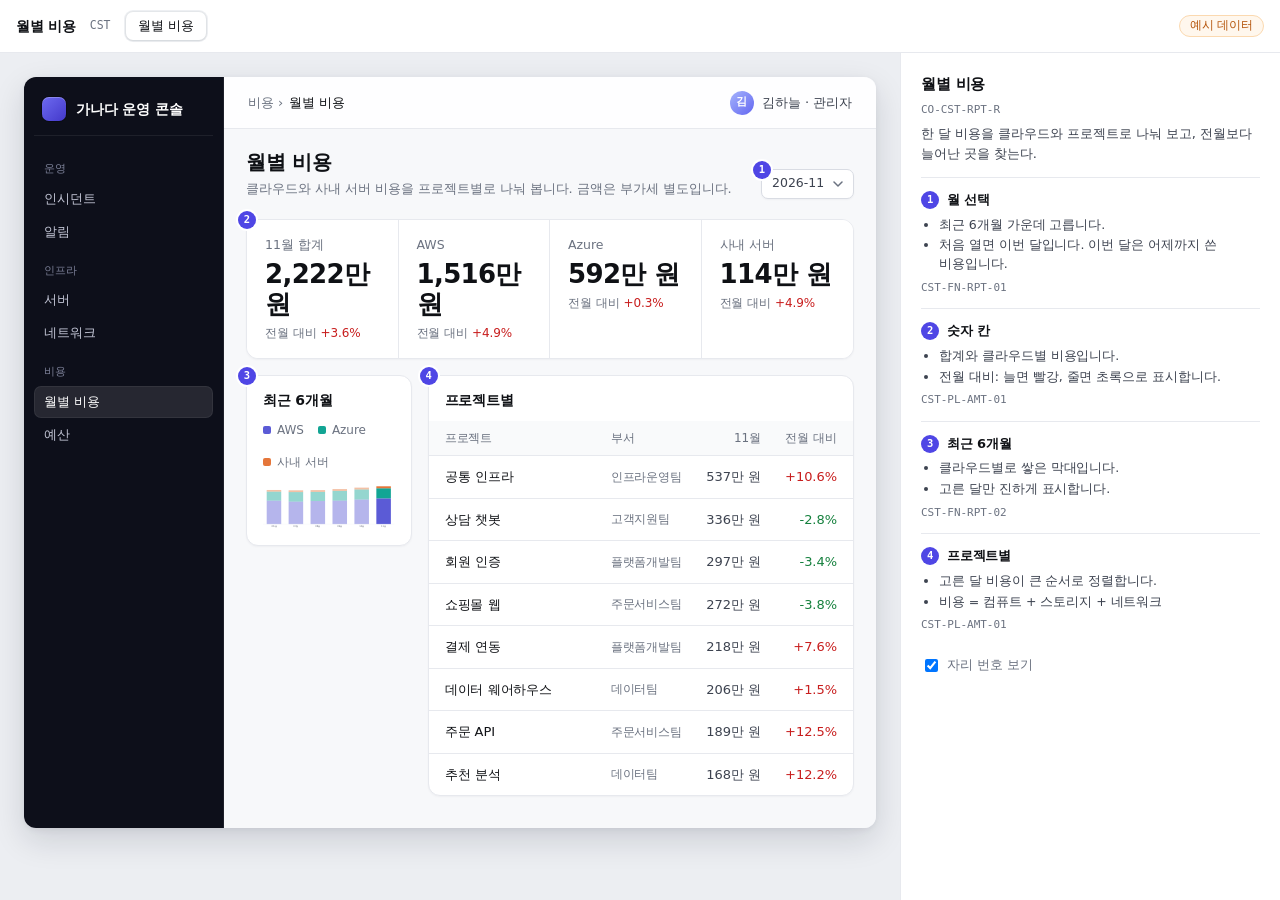
<file: juhye_song/features/cost/cost-report/screens/prototype.html>
<!doctype html>
<html lang="ko">
<head>
<meta charset="utf-8">
<meta name="viewport" content="width=device-width,initial-scale=1">
<meta name="robots" content="noindex">
<title>월별 비용 화면 설계서</title>
<style>/* 가나다 운영 콘솔 제품 양식 · 화면 설계서와 동작하는 콘솔이 함께 쓰는 CSS 한 장
   장 순서: 1 토큰, 2 바탕, 3 제품 틀(왼쪽 메뉴 · 머리말), 4 부품, 5 화면 설계서 틀, 6 좁은 화면.
   포털 양식(tools/site/ds/portal.css) · 포트폴리오 양식과 따로 둔다. 제품은 남색 메뉴 + 인디고 포인트로 알아본다.
   원칙: 차가운 중립 회색, 얇은 선(1px · 반투명), 작고 정확한 글자(13~14px), 색은 상태와 고른 것에만. */

/* ───────── 1. 토큰 ───────── */
:root{
  --bg:#f7f8fa; --surface:#ffffff; --surface-2:#f9fafb; --surface-3:#eef0f3;
  --ink:#0f1115; --ink-2:#3d4350; --ink-3:#6b7280; --ink-4:#9ca3af;
  --line:#e7e9ee; --line-2:#d9dce3; --line-3:#c4c8d1;
  --acc:#4f46e5; --acc-2:#4338ca; --acc-ink:#3730a3; --acc-soft:#eef0ff; --acc-line:#c7cbf8;
  --nav:#0d0f1a; --nav-2:#151827; --nav-line:rgba(255,255,255,.07); --nav-ink:#c3c6d6; --nav-ink-2:#7c8098; --nav-on:#ffffff; --nav-hi:rgba(255,255,255,.07);
  /* 상태 색: 정해진 뜻에만 쓴다(STATUS-02) */
  --ok:#15803d; --ok-soft:#ecfdf3; --ok-line:#bbf0cf; --warn:#b45309; --warn-soft:#fff7ed; --warn-line:#fbd9b0;
  --bad:#c81e1e; --bad-soft:#fef2f2; --bad-line:#fbcaca; --info:#2563eb; --info-soft:#eff5ff; --info-line:#c6dafc;
  --mute:#6b7280; --mute-soft:#f3f4f6; --mute-line:#e3e5ea;
  /* 우선순위 */
  --p1:#c81e1e; --p2:#d9480f; --p3:#b7791f; --p4:#6b7280;
  /* 클라우드 계열(차트) */
  --c1:#5b5bd6; --c2:#12a594; --c3:#e5763a; --c4:#9ca3af;
  --r-s:6px; --r-m:8px; --r-l:12px;
  --sh:0 1px 2px rgba(16,24,40,.04);
  --sh-2:0 1px 2px rgba(16,24,40,.04),0 4px 12px rgba(16,24,40,.06);
  --sh-3:0 12px 32px rgba(16,24,40,.14),0 2px 6px rgba(16,24,40,.06);
  --f:"Pretendard Variable","Pretendard","Apple SD Gothic Neo","Noto Sans KR",system-ui,sans-serif;
  --mono:"JetBrains Mono","SF Mono",ui-monospace,Menlo,Consolas,monospace;
}

/* ───────── 2. 바탕 ───────── */
*{box-sizing:border-box}
html,body{margin:0}
body{font:13.5px/1.5 var(--f);letter-spacing:-.003em;color:var(--ink);background:var(--bg);word-break:keep-all;overflow-wrap:break-word;-webkit-font-smoothing:antialiased;text-rendering:optimizeLegibility}
h1,h2,h3{margin:0;font-weight:600;letter-spacing:-.015em;text-wrap:balance}
button{font:inherit;cursor:pointer}
a{color:inherit}
.mono{font-family:var(--mono);font-size:12px;letter-spacing:0}
.num{font-variant-numeric:tabular-nums}
.muted{color:var(--ink-3)}
::selection{background:var(--acc-soft)}

/* ───────── 3. 제품 틀 ───────── */
.app{display:grid;grid-template-columns:232px 1fr;min-height:100%;background:var(--bg)}
.nav{background:var(--nav);color:var(--nav-ink);padding:12px 10px 14px;display:flex;flex-direction:column;gap:1px;border-right:1px solid var(--nav-line)}
.nav .logo{display:flex;align-items:center;gap:10px;margin:0 0 10px;padding:8px 8px 14px;color:var(--nav-on);font-weight:600;font-size:14px;letter-spacing:-.01em;border-bottom:1px solid var(--nav-line)}
.nav .logo i{width:24px;height:24px;border-radius:7px;background:linear-gradient(135deg,#6d6af0,#4338ca);box-shadow:inset 0 1px 0 rgba(255,255,255,.25),0 0 0 1px rgba(0,0,0,.3);display:inline-block;flex:none}
.nav .logo small{display:block;font-size:11.5px;font-weight:400;color:var(--nav-ink-2);letter-spacing:0}
.nav .grp{font-size:11px;font-weight:500;color:var(--nav-ink-2);padding:14px 10px 4px;letter-spacing:.02em}
.nav a{display:flex;align-items:center;gap:10px;height:32px;padding:0 10px;border-radius:7px;color:var(--nav-ink);text-decoration:none;font-size:13px;transition:background .12s,color .12s}
.nav a svg{width:16px;height:16px;flex:none;opacity:.75}
.nav a:hover{background:var(--nav-hi);color:var(--nav-on)}
.nav a.on{background:rgba(255,255,255,.1);color:var(--nav-on);font-weight:500;box-shadow:inset 0 0 0 1px rgba(255,255,255,.06)}
.nav a.on svg{opacity:1}
.main{min-width:0;display:flex;flex-direction:column}
.top{height:52px;display:flex;align-items:center;gap:12px;padding:0 24px;border-bottom:1px solid var(--line);background:rgba(255,255,255,.85);backdrop-filter:saturate(1.8) blur(10px)}
.top .crumb{color:var(--ink-3);font-size:13px;display:flex;align-items:center;gap:6px}
.top .crumb b{color:var(--ink);font-weight:500}
.top .sp{flex:1}
.top .who{display:flex;align-items:center;gap:8px;font-size:13px;color:var(--ink-2)}
.top .who i{width:24px;height:24px;border-radius:50%;background:linear-gradient(135deg,#a5b4fc,#6366f1);color:#fff;display:grid;place-items:center;font-style:normal;font-weight:600;font-size:11px;flex:none}
.page{padding:24px 28px 40px;display:flex;flex-direction:column;gap:16px;max-width:1600px;width:100%}
.phead{display:flex;align-items:flex-end;gap:12px;padding-bottom:4px}
.phead h1{font-size:20px;line-height:1.3}
.phead p{margin:4px 0 0;color:var(--ink-3);font-size:13px}
.phead .sp{flex:1}

/* ───────── 4. 부품 ───────── */
.btn{display:inline-flex;align-items:center;justify-content:center;gap:6px;height:32px;padding:0 12px;border-radius:var(--r-m);border:1px solid var(--line-2);background:var(--surface);color:var(--ink);font-weight:500;font-size:13px;box-shadow:var(--sh);transition:background .12s,border-color .12s,box-shadow .12s}
.btn:hover{background:var(--surface-2);border-color:var(--line-3)}
.btn.pri{background:linear-gradient(180deg,#5b54ec,#4f46e5);border-color:#4338ca;color:#fff;box-shadow:inset 0 1px 0 rgba(255,255,255,.18),0 1px 2px rgba(67,56,202,.3)}
.btn.pri:hover{background:linear-gradient(180deg,#4f46e5,#4338ca)}
.btn.sm{height:28px;padding:0 10px;font-size:12.5px;border-radius:7px}
.card{background:var(--surface);border:1px solid var(--line);border-radius:var(--r-l);box-shadow:var(--sh)}
.card>.hd{display:flex;align-items:center;gap:8px;padding:14px 16px 0}
.card>.hd h2{font-size:14px;font-weight:600}
.card>.hd .sp{flex:1}
.card>.bd{padding:12px 16px 16px}
.kpis{display:grid;grid-template-columns:repeat(4,1fr);gap:0;background:var(--surface);border:1px solid var(--line);border-radius:var(--r-l);box-shadow:var(--sh);overflow:hidden}
.kpis>.kpi{border:0;border-radius:0;box-shadow:none;border-right:1px solid var(--line)}
.kpis>.kpi:last-child{border-right:0}
.kpi{padding:16px 18px}
.kpi .k{font-size:12.5px;color:var(--ink-3);font-weight:500;display:flex;align-items:center;gap:6px}
.kpi .v{font-size:26px;font-weight:600;letter-spacing:-.025em;margin-top:6px;font-variant-numeric:tabular-nums;line-height:1.15}
.kpi .v small{font-size:13px;font-weight:500;color:var(--ink-3);margin-left:3px;letter-spacing:0}
.kpi .s{font-size:12px;color:var(--ink-3);margin-top:4px}
.kpi.bad .v{color:var(--bad)} .kpi.warn .v{color:var(--warn)}
.seg{display:inline-flex;background:var(--surface-3);border-radius:9px;padding:2px;gap:2px}
.seg button{border:0;background:transparent;border-radius:7px;height:28px;padding:0 11px;font-size:12.5px;font-weight:500;color:var(--ink-3);transition:color .12s}
.seg button:hover{color:var(--ink)}
.seg button.on{background:var(--surface);color:var(--ink);box-shadow:0 1px 2px rgba(16,24,40,.08),0 0 0 1px rgba(16,24,40,.04)}
.seg button em{font-style:normal;color:var(--ink-4);margin-left:5px;font-variant-numeric:tabular-nums;font-weight:500}
.seg button.on em{color:var(--ink-3)}
.tabs{display:flex;gap:4px}
.tabs button{border:0;background:none;height:30px;padding:0 10px;border-radius:7px;font-size:13px;font-weight:500;color:var(--ink-3)}
.tabs button:hover{color:var(--ink);background:var(--surface-3)}
.tabs button.on{color:var(--ink);background:var(--surface);box-shadow:0 0 0 1px var(--line-2),var(--sh)}
.fbar{display:flex;flex-wrap:wrap;align-items:center;gap:6px}
.sel{height:30px;border:1px solid var(--line-2);border-radius:7px;background:var(--surface);padding:0 28px 0 10px;font:inherit;font-size:12.5px;color:var(--ink-2);appearance:none;box-shadow:var(--sh);
  background-image:url("data:image/svg+xml,%3Csvg xmlns='http://www.w3.org/2000/svg' width='10' height='6' fill='none' stroke='%236b7280' stroke-width='1.5' stroke-linecap='round' stroke-linejoin='round'%3E%3Cpath d='M1 1l4 4 4-4'/%3E%3C/svg%3E");background-repeat:no-repeat;background-position:right 10px center}
.sel:hover{border-color:var(--line-3)}
.search{height:30px;border:1px solid var(--line-2);border-radius:7px;padding:0 10px 0 30px;font:inherit;font-size:12.5px;min-width:200px;background:var(--surface) url("data:image/svg+xml,%3Csvg xmlns='http://www.w3.org/2000/svg' width='14' height='14' fill='none' stroke='%239ca3af' stroke-width='1.6' stroke-linecap='round'%3E%3Ccircle cx='6' cy='6' r='4.5'/%3E%3Cpath d='M9.5 9.5L13 13'/%3E%3C/svg%3E") no-repeat 10px center;box-shadow:var(--sh)}
.search::placeholder{color:var(--ink-4)}
.search:focus,.sel:focus{outline:none;border-color:var(--acc);box-shadow:0 0 0 3px rgba(79,70,229,.15)}
.applied{display:flex;flex-wrap:wrap;gap:6px;align-items:center;font-size:12.5px;color:var(--ink-3)}
.applied .tag{display:inline-flex;align-items:center;gap:4px;background:var(--acc-soft);color:var(--acc-ink);border-radius:999px;padding:2px 10px;font-weight:500}
.bdg{display:inline-flex;align-items:center;gap:6px;height:22px;padding:0 8px;border-radius:999px;font-size:12px;font-weight:500;white-space:nowrap;border:1px solid transparent}
.bdg::before{content:"";width:6px;height:6px;border-radius:50%;background:currentColor}
.bdg.ok{background:var(--ok-soft);color:var(--ok);border-color:var(--ok-line)} .bdg.warn{background:var(--warn-soft);color:var(--warn);border-color:var(--warn-line)}
.bdg.bad{background:var(--bad-soft);color:var(--bad);border-color:var(--bad-line)} .bdg.info{background:var(--info-soft);color:var(--info);border-color:var(--info-line)}
.bdg.mute{background:var(--mute-soft);color:var(--mute);border-color:var(--mute-line)}
.prio{display:inline-flex;align-items:center;gap:5px;height:22px;padding:0 7px;border-radius:6px;font-size:11.5px;font-weight:600;font-family:var(--mono);letter-spacing:0;background:var(--surface);border:1px solid var(--line-2);color:var(--ink-2)}
.prio::before{content:"";width:8px;height:8px;border-radius:2px;background:currentColor}
.prio.P1{color:var(--p1);border-color:var(--bad-line);background:var(--bad-soft)} .prio.P2{color:var(--p2);border-color:var(--warn-line);background:var(--warn-soft)}
.prio.P3{color:var(--p3)} .prio.P4{color:var(--p4)}
.tbl{width:100%;border-collapse:separate;border-spacing:0;font-size:13px}
.tbl th{text-align:left;font-weight:500;color:var(--ink-3);font-size:12px;padding:8px 12px;border-bottom:1px solid var(--line);background:var(--surface-2);white-space:nowrap}
.tbl th:first-child,.tbl td:first-child{padding-left:16px}
.tbl th:last-child,.tbl td:last-child{padding-right:16px}
.tbl td{padding:11px 12px;border-bottom:1px solid var(--line);vertical-align:middle;color:var(--ink-2)}
.tbl tr:last-child td{border-bottom:0}
.tbl tr.row{cursor:pointer;transition:background .1s}
.tbl tr.row:hover td{background:var(--surface-2)}
.tbl tr.sel td{background:#f5f6ff}
.tbl tr.sel td:first-child{box-shadow:inset 2px 0 0 var(--acc)}
.tbl td.r,.tbl th.r{text-align:right}
.tbl .ttl{font-weight:500;color:var(--ink)}
.tbl .sub{font-size:12px;color:var(--ink-3);margin-top:1px}
.tblwrap{overflow:auto;border-top:1px solid var(--line)}
.card>.bd>.tblwrap:first-child{margin-top:2px}
.pager{display:flex;align-items:center;gap:8px;justify-content:flex-end;padding:10px 16px;font-size:12px;color:var(--ink-3);border-top:1px solid var(--line)}
.elapsed{display:flex;align-items:center;gap:10px;min-width:160px}
.elapsed .bar{position:relative;flex:1;height:4px;border-radius:2px;background:var(--surface-3);overflow:hidden}
.elapsed .bar i{position:absolute;left:0;top:0;bottom:0;border-radius:2px;background:var(--ok)}
.elapsed .bar i.warn{background:#f59e0b} .elapsed .bar i.bad{background:var(--bad)}
.elapsed span{font-size:12px;color:var(--ink-3);white-space:nowrap;font-variant-numeric:tabular-nums;min-width:70px;text-align:right}
.split{display:grid;grid-template-columns:minmax(0,1fr) 340px;gap:16px;align-items:start}
.panel{position:sticky;top:68px}
.panel .hd{flex-wrap:wrap}
.kv{display:grid;grid-template-columns:84px 1fr;gap:8px 12px;font-size:13px;margin:0}
.kv dt{color:var(--ink-3)} .kv dd{margin:0;color:var(--ink);min-width:0}
.tl{list-style:none;margin:0;padding:0}
.tl li{position:relative;padding:0 0 14px 22px;font-size:13px;color:var(--ink)}
.tl li::before{content:"";position:absolute;left:4px;top:6px;width:7px;height:7px;border-radius:50%;background:var(--surface);border:1.5px solid var(--acc)}
.tl li:not(:last-child)::after{content:"";position:absolute;left:7.5px;top:16px;bottom:2px;width:1px;background:var(--line-2)}
.tl li:last-child{padding-bottom:0}
.tl li b{font-weight:500} .tl li span{display:block;font-size:12px;color:var(--ink-3);font-variant-numeric:tabular-nums}
.spark{display:block}
.chart{width:100%;display:block}
.legend{display:flex;gap:14px;font-size:12px;color:var(--ink-3);flex-wrap:wrap}
.legend i{display:inline-block;width:8px;height:8px;border-radius:2px;margin-right:6px;vertical-align:0}
.meter{height:4px;border-radius:2px;background:var(--surface-3);overflow:hidden;width:72px;display:inline-block;vertical-align:middle;margin-right:6px}
.meter i{display:block;height:100%;background:var(--c1);border-radius:2px}
.meter i.warn{background:#f59e0b} .meter i.bad{background:var(--bad)}
.delta{font-weight:500;font-variant-numeric:tabular-nums}
.delta.up{color:var(--bad)} .delta.down{color:var(--ok)}
.empty{padding:40px 16px;text-align:center;color:var(--ink-3);font-size:13px}

/* ───────── 5. 화면 설계서 틀 ───────── */
.sb{display:grid;grid-template-rows:auto 1fr;height:100vh;background:#eceef2}
.sb-top{display:flex;align-items:center;gap:14px;padding:10px 16px;background:var(--surface);border-bottom:1px solid var(--line)}
.sb-top h1{font-size:14px}
.sb-top .code{font-family:var(--mono);font-size:11.5px;color:var(--ink-3)}
.sb-top .sp{flex:1}
.sb-top .sample{font-size:11.5px;color:var(--warn);background:var(--warn-soft);border:1px solid var(--warn-line);border-radius:999px;padding:1px 10px;font-weight:500}
.sb-scr{display:flex;gap:2px;background:var(--surface-3);border-radius:9px;padding:2px}
.sb-scr button{border:0;background:transparent;border-radius:7px;height:28px;padding:0 12px;font-size:12.5px;font-weight:500;color:var(--ink-3)}
.sb-scr button.on{background:var(--surface);color:var(--ink);box-shadow:0 1px 2px rgba(16,24,40,.08),0 0 0 1px rgba(16,24,40,.04)}
.sb-body{display:grid;grid-template-columns:1fr 380px;min-height:0}
.sb-canvas{overflow:auto;padding:24px}
.sb-frame{position:relative;width:1280px;max-width:100%;margin:0 auto;border-radius:12px;overflow:hidden;box-shadow:var(--sh-3);background:var(--bg)}
.sb-desc{background:var(--surface);border-left:1px solid var(--line);overflow:auto;padding:20px 20px 40px}
.sb-desc h2{font-size:15px}
.sb-desc .purpose{color:var(--ink-2);font-size:13px;margin:6px 0 14px}
.sb-desc .spot{border-top:1px solid var(--line);padding:12px 0}
.sb-desc .spot h3{display:flex;align-items:center;gap:8px;font-size:13px}
.sb-desc .spot ul{margin:6px 0 0;padding-left:18px;font-size:12.5px;color:var(--ink-2)}
.sb-desc .spot li{margin:2px 0}
.sb-desc .spot.hi{background:var(--acc-soft);margin:0 -20px;padding:12px 20px}
.sb-desc .ids{font-family:var(--mono);font-size:11px;color:var(--ink-3);margin-top:6px}
.sb-desc .opt{display:flex;align-items:center;gap:6px;font-size:12.5px;color:var(--ink-3);margin-top:10px}
.mk{display:inline-grid;place-items:center;min-width:18px;height:18px;border-radius:9px;background:var(--acc);color:#fff;font-size:10.5px;font-weight:600;font-family:var(--mono);padding:0 5px}
.sb-frame .mk{position:absolute;z-index:5;box-shadow:0 0 0 2px #fff;cursor:pointer}
.sb.nomk .sb-frame .mk{display:none}
[data-spot].spot-hi{outline:2px solid var(--acc);outline-offset:2px;border-radius:6px}

/* ───────── 6. 좁은 화면 ───────── */
@media (max-width:1100px){.sb-body{grid-template-columns:1fr}.sb-desc{border-left:0;border-top:1px solid var(--line)}.split{grid-template-columns:minmax(0,1fr)}.panel{position:static}}
@media (max-width:760px){.app{grid-template-columns:minmax(0,1fr)}.search{min-width:0;flex:1}.fbar{width:100%}.nav{display:none}.kpis{grid-template-columns:repeat(2,1fr)}.kpis>.kpi:nth-child(2){border-right:0}.kpis>.kpi:nth-child(-n+2){border-bottom:1px solid var(--line)}.sb-canvas{padding:8px}}
.seg button,.tbl .mono,.bdg,.btn{white-space:nowrap}
.card>.hd{flex-wrap:wrap;row-gap:10px}
.tbl td.num,.tbl td.r{white-space:nowrap}
/* 화면 설계서 틀(1280px) 안에서는 메뉴 · 상세 패널을 좁혀 목록 칸을 지킨다 */
.sb-frame .app{grid-template-columns:200px minmax(0,1fr)}
.sb-frame .split{grid-template-columns:minmax(0,1fr) 300px}
.sb-frame .page{padding:20px 22px 32px}
.tbl .ttl{min-width:170px}
</style>
</head>
<body>
<div class="sb" id="sb">
  <div class="sb-top">
    <h1>월별 비용</h1><span class="code">CST</span>
    <div class="sb-scr" id="scrs"></div>
    <span class="sp"></span>
    <span class="sample">예시 데이터</span>
  </div>
  <div class="sb-body">
    <div class="sb-canvas"><div class="sb-frame" id="frame"></div></div>
    <aside class="sb-desc" id="desc"></aside>
  </div>
</div>
<script>
const DATA = {"now":"2026-11-16 09:00","users":[{"id":"U01","name":"김하늘","email":"user01@example.com","dept":"인프라운영팀","role":"관리자"},{"id":"U02","name":"이예린","email":"user02@example.com","dept":"인프라운영팀","role":"관리자"},{"id":"U03","name":"박건우","email":"user03@example.com","dept":"데이터팀","role":"운영자"},{"id":"U04","name":"최지호","email":"user04@example.com","dept":"고객지원팀","role":"조회자"},{"id":"U05","name":"정주원","email":"user05@example.com","dept":"인프라운영팀","role":"관리자"},{"id":"U06","name":"강도윤","email":"user06@example.com","dept":"플랫폼개발팀","role":"운영자"},{"id":"U07","name":"조시우","email":"user07@example.com","dept":"주문서비스팀","role":"운영자"},{"id":"U08","name":"윤수아","email":"user08@example.com","dept":"데이터팀","role":"조회자"},{"id":"U09","name":"장민준","email":"user09@example.com","dept":"고객지원팀","role":"관리자"},{"id":"U10","name":"임채원","email":"user10@example.com","dept":"인프라운영팀","role":"운영자"},{"id":"U11","name":"한서연","email":"user11@example.com","dept":"플랫폼개발팀","role":"운영자"},{"id":"U12","name":"오다은","email":"user12@example.com","dept":"주문서비스팀","role":"조회자"}],"projects":[{"id":"PRJ-01","name":"쇼핑몰 웹","dept":"주문서비스팀"},{"id":"PRJ-02","name":"주문 API","dept":"주문서비스팀"},{"id":"PRJ-03","name":"결제 연동","dept":"플랫폼개발팀"},{"id":"PRJ-04","name":"회원 인증","dept":"플랫폼개발팀"},{"id":"PRJ-05","name":"추천 분석","dept":"데이터팀"},{"id":"PRJ-06","name":"데이터 웨어하우스","dept":"데이터팀"},{"id":"PRJ-07","name":"상담 챗봇","dept":"고객지원팀"},{"id":"PRJ-08","name":"공통 인프라","dept":"인프라운영팀"}],"costs":[{"month":"2026-06","project":"PRJ-01","cloud":"AWS","compute":997000.0,"storage":172000.0,"network":73000.0},{"month":"2026-06","project":"PRJ-01","cloud":"Azure","compute":782000.0,"storage":90000.0,"network":52000.0},{"month":"2026-06","project":"PRJ-01","cloud":"사내 서버","compute":315000.0,"storage":41000.0,"network":20000.0},{"month":"2026-06","project":"PRJ-02","cloud":"AWS","compute":662000.0,"storage":113000.0,"network":30000.0},{"month":"2026-06","project":"PRJ-02","cloud":"Azure","compute":727000.0,"storage":86000.0,"network":55000.0},{"month":"2026-06","project":"PRJ-03","cloud":"AWS","compute":905000.0,"storage":156000.0,"network":46000.0},{"month":"2026-06","project":"PRJ-03","cloud":"Azure","compute":594000.0,"storage":80000.0,"network":33000.0},{"month":"2026-06","project":"PRJ-03","cloud":"사내 서버","compute":78000.0,"storage":9000.0,"network":5000.0},{"month":"2026-06","project":"PRJ-04","cloud":"AWS","compute":1387000.0,"storage":144000.0,"network":84000.0},{"month":"2026-06","project":"PRJ-04","cloud":"Azure","compute":719000.0,"storage":86000.0,"network":64000.0},{"month":"2026-06","project":"PRJ-04","cloud":"사내 서버","compute":292000.0,"storage":41000.0,"network":9000.0},{"month":"2026-06","project":"PRJ-05","cloud":"AWS","compute":1341000.0,"storage":173000.0,"network":94000.0},{"month":"2026-06","project":"PRJ-06","cloud":"AWS","compute":1380000.0,"storage":242000.0,"network":51000.0},{"month":"2026-06","project":"PRJ-06","cloud":"사내 서버","compute":42000.0,"storage":5000.0,"network":2000.0},{"month":"2026-06","project":"PRJ-07","cloud":"AWS","compute":980000.0,"storage":148000.0,"network":39000.0},{"month":"2026-06","project":"PRJ-07","cloud":"Azure","compute":1440000.0,"storage":158000.0,"network":87000.0},{"month":"2026-06","project":"PRJ-08","cloud":"AWS","compute":3714000.0,"storage":641000.0,"network":236000.0},{"month":"2026-06","project":"PRJ-08","cloud":"Azure","compute":196000.0,"storage":31000.0,"network":9000.0},{"month":"2026-06","project":"PRJ-08","cloud":"사내 서버","compute":82000.0,"storage":7000.0,"network":6000.0},{"month":"2026-07","project":"PRJ-01","cloud":"AWS","compute":1121000.0,"storage":197000.0,"network":46000.0},{"month":"2026-07","project":"PRJ-01","cloud":"Azure","compute":759000.0,"storage":136000.0,"network":68000.0},{"month":"2026-07","project":"PRJ-01","cloud":"사내 서버","compute":357000.0,"storage":39000.0,"network":29000.0},{"month":"2026-07","project":"PRJ-02","cloud":"AWS","compute":611000.0,"storage":91000.0,"network":19000.0},{"month":"2026-07","project":"PRJ-02","cloud":"Azure","compute":767000.0,"storage":75000.0,"network":28000.0},{"month":"2026-07","project":"PRJ-03","cloud":"AWS","compute":878000.0,"storage":119000.0,"network":40000.0},{"month":"2026-07","project":"PRJ-03","cloud":"Azure","compute":602000.0,"storage":92000.0,"network":25000.0},{"month":"2026-07","project":"PRJ-03","cloud":"사내 서버","compute":81000.0,"storage":12000.0,"network":3000.0},{"month":"2026-07","project":"PRJ-04","cloud":"AWS","compute":1321000.0,"storage":154000.0,"network":54000.0},{"month":"2026-07","project":"PRJ-04","cloud":"Azure","compute":673000.0,"storage":97000.0,"network":53000.0},{"month":"2026-07","project":"PRJ-04","cloud":"사내 서버","compute":322000.0,"storage":37000.0,"network":13000.0},{"month":"2026-07","project":"PRJ-05","cloud":"AWS","compute":1354000.0,"storage":224000.0,"network":109000.0},{"month":"2026-07","project":"PRJ-06","cloud":"AWS","compute":1486000.0,"storage":133000.0,"network":64000.0},{"month":"2026-07","project":"PRJ-06","cloud":"사내 서버","compute":40000.0,"storage":7000.0,"network":2000.0},{"month":"2026-07","project":"PRJ-07","cloud":"AWS","compute":1074000.0,"storage":111000.0,"network":37000.0},{"month":"2026-07","project":"PRJ-07","cloud":"Azure","compute":1605000.0,"storage":260000.0,"network":106000.0},{"month":"2026-07","project":"PRJ-08","cloud":"AWS","compute":3421000.0,"storage":421000.0,"network":150000.0},{"month":"2026-07","project":"PRJ-08","cloud":"Azure","compute":192000.0,"storage":31000.0,"network":13000.0},{"month":"2026-07","project":"PRJ-08","cloud":"사내 서버","compute":80000.0,"storage":9000.0,"network":7000.0},{"month":"2026-08","project":"PRJ-01","cloud":"AWS","compute":1107000.0,"storage":175000.0,"network":97000.0},{"month":"2026-08","project":"PRJ-01","cloud":"Azure","compute":739000.0,"storage":78000.0,"network":30000.0},{"month":"2026-08","project":"PRJ-01","cloud":"사내 서버","compute":366000.0,"storage":51000.0,"network":30000.0},{"month":"2026-08","project":"PRJ-02","cloud":"AWS","compute":675000.0,"storage":94000.0,"network":39000.0},{"month":"2026-08","project":"PRJ-02","cloud":"Azure","compute":809000.0,"storage":95000.0,"network":69000.0},{"month":"2026-08","project":"PRJ-03","cloud":"AWS","compute":963000.0,"storage":126000.0,"network":84000.0},{"month":"2026-08","project":"PRJ-03","cloud":"Azure","compute":555000.0,"storage":62000.0,"network":26000.0},{"month":"2026-08","project":"PRJ-03","cloud":"사내 서버","compute":92000.0,"storage":14000.0,"network":6000.0},{"month":"2026-08","project":"PRJ-04","cloud":"AWS","compute":1380000.0,"storage":137000.0,"network":94000.0},{"month":"2026-08","project":"PRJ-04","cloud":"Azure","compute":714000.0,"storage":64000.0,"network":63000.0},{"month":"2026-08","project":"PRJ-04","cloud":"사내 서버","compute":284000.0,"storage":29000.0,"network":13000.0},{"month":"2026-08","project":"PRJ-05","cloud":"AWS","compute":1333000.0,"storage":195000.0,"network":116000.0},{"month":"2026-08","project":"PRJ-06","cloud":"AWS","compute":1489000.0,"storage":121000.0,"network":50000.0},{"month":"2026-08","project":"PRJ-06","cloud":"사내 서버","compute":46000.0,"storage":6000.0,"network":2000.0},{"month":"2026-08","project":"PRJ-07","cloud":"AWS","compute":1061000.0,"storage":126000.0,"network":59000.0},{"month":"2026-08","project":"PRJ-07","cloud":"Azure","compute":1552000.0,"storage":164000.0,"network":127000.0},{"month":"2026-08","project":"PRJ-08","cloud":"AWS","compute":3499000.0,"storage":350000.0,"network":201000.0},{"month":"2026-08","project":"PRJ-08","cloud":"Azure","compute":186000.0,"storage":21000.0,"network":8000.0},{"month":"2026-08","project":"PRJ-08","cloud":"사내 서버","compute":80000.0,"storage":14000.0,"network":3000.0},{"month":"2026-09","project":"PRJ-01","cloud":"AWS","compute":1188000.0,"storage":111000.0,"network":78000.0},{"month":"2026-09","project":"PRJ-01","cloud":"Azure","compute":867000.0,"storage":118000.0,"network":26000.0},{"month":"2026-09","project":"PRJ-01","cloud":"사내 서버","compute":369000.0,"storage":38000.0,"network":12000.0},{"month":"2026-09","project":"PRJ-02","cloud":"AWS","compute":667000.0,"storage":55000.0,"network":21000.0},{"month":"2026-09","project":"PRJ-02","cloud":"Azure","compute":837000.0,"storage":93000.0,"network":75000.0},{"month":"2026-09","project":"PRJ-03","cloud":"AWS","compute":1023000.0,"storage":96000.0,"network":79000.0},{"month":"2026-09","project":"PRJ-03","cloud":"Azure","compute":579000.0,"storage":68000.0,"network":21000.0},{"month":"2026-09","project":"PRJ-03","cloud":"사내 서버","compute":88000.0,"storage":10000.0,"network":5000.0},{"month":"2026-09","project":"PRJ-04","cloud":"AWS","compute":1351000.0,"storage":152000.0,"network":98000.0},{"month":"2026-09","project":"PRJ-04","cloud":"Azure","compute":761000.0,"storage":103000.0,"network":36000.0},{"month":"2026-09","project":"PRJ-04","cloud":"사내 서버","compute":320000.0,"storage":51000.0,"network":16000.0},{"month":"2026-09","project":"PRJ-05","cloud":"AWS","compute":1392000.0,"storage":177000.0,"network":63000.0},{"month":"2026-09","project":"PRJ-06","cloud":"AWS","compute":1443000.0,"storage":174000.0,"network":120000.0},{"month":"2026-09","project":"PRJ-06","cloud":"사내 서버","compute":41000.0,"storage":5000.0,"network":2000.0},{"month":"2026-09","project":"PRJ-07","cloud":"AWS","compute":1053000.0,"storage":87000.0,"network":87000.0},{"month":"2026-09","project":"PRJ-07","cloud":"Azure","compute":1524000.0,"storage":239000.0,"network":131000.0},{"month":"2026-09","project":"PRJ-08","cloud":"AWS","compute":3515000.0,"storage":506000.0,"network":277000.0},{"month":"2026-09","project":"PRJ-08","cloud":"Azure","compute":193000.0,"storage":31000.0,"network":14000.0},{"month":"2026-09","project":"PRJ-08","cloud":"사내 서버","compute":85000.0,"storage":15000.0,"network":4000.0},{"month":"2026-10","project":"PRJ-01","cloud":"AWS","compute":1112000.0,"storage":184000.0,"network":77000.0},{"month":"2026-10","project":"PRJ-01","cloud":"Azure","compute":867000.0,"storage":96000.0,"network":57000.0},{"month":"2026-10","project":"PRJ-01","cloud":"사내 서버","compute":374000.0,"storage":35000.0,"network":27000.0},{"month":"2026-10","project":"PRJ-02","cloud":"AWS","compute":622000.0,"storage":52000.0,"network":31000.0},{"month":"2026-10","project":"PRJ-02","cloud":"Azure","compute":804000.0,"storage":104000.0,"network":62000.0},{"month":"2026-10","project":"PRJ-03","cloud":"AWS","compute":946000.0,"storage":142000.0,"network":67000.0},{"month":"2026-10","project":"PRJ-03","cloud":"Azure","compute":653000.0,"storage":66000.0,"network":40000.0},{"month":"2026-10","project":"PRJ-03","cloud":"사내 서버","compute":94000.0,"storage":14000.0,"network":7000.0},{"month":"2026-10","project":"PRJ-04","cloud":"AWS","compute":1577000.0,"storage":229000.0,"network":47000.0},{"month":"2026-10","project":"PRJ-04","cloud":"Azure","compute":685000.0,"storage":100000.0,"network":57000.0},{"month":"2026-10","project":"PRJ-04","cloud":"사내 서버","compute":317000.0,"storage":40000.0,"network":21000.0},{"month":"2026-10","project":"PRJ-05","cloud":"AWS","compute":1324000.0,"storage":132000.0,"network":40000.0},{"month":"2026-10","project":"PRJ-06","cloud":"AWS","compute":1694000.0,"storage":171000.0,"network":103000.0},{"month":"2026-10","project":"PRJ-06","cloud":"사내 서버","compute":49000.0,"storage":6000.0,"network":2000.0},{"month":"2026-10","project":"PRJ-07","cloud":"AWS","compute":1121000.0,"storage":198000.0,"network":84000.0},{"month":"2026-10","project":"PRJ-07","cloud":"Azure","compute":1698000.0,"storage":225000.0,"network":130000.0},{"month":"2026-10","project":"PRJ-08","cloud":"AWS","compute":3833000.0,"storage":528000.0,"network":138000.0},{"month":"2026-10","project":"PRJ-08","cloud":"Azure","compute":220000.0,"storage":21000.0,"network":16000.0},{"month":"2026-10","project":"PRJ-08","cloud":"사내 서버","compute":88000.0,"storage":8000.0,"network":5000.0},{"month":"2026-11","project":"PRJ-01","cloud":"AWS","compute":1057000.0,"storage":112000.0,"network":73000.0},{"month":"2026-11","project":"PRJ-01","cloud":"Azure","compute":904000.0,"storage":82000.0,"network":54000.0},{"month":"2026-11","project":"PRJ-01","cloud":"사내 서버","compute":356000.0,"storage":57000.0,"network":26000.0},{"month":"2026-11","project":"PRJ-02","cloud":"AWS","compute":708000.0,"storage":108000.0,"network":49000.0},{"month":"2026-11","project":"PRJ-02","cloud":"Azure","compute":837000.0,"storage":149000.0,"network":34000.0},{"month":"2026-11","project":"PRJ-03","cloud":"AWS","compute":1098000.0,"storage":190000.0,"network":45000.0},{"month":"2026-11","project":"PRJ-03","cloud":"Azure","compute":611000.0,"storage":100000.0,"network":34000.0},{"month":"2026-11","project":"PRJ-03","cloud":"사내 서버","compute":87000.0,"storage":13000.0,"network":6000.0},{"month":"2026-11","project":"PRJ-04","cloud":"AWS","compute":1447000.0,"storage":162000.0,"network":61000.0},{"month":"2026-11","project":"PRJ-04","cloud":"Azure","compute":751000.0,"storage":76000.0,"network":45000.0},{"month":"2026-11","project":"PRJ-04","cloud":"사내 서버","compute":347000.0,"storage":50000.0,"network":28000.0},{"month":"2026-11","project":"PRJ-05","cloud":"AWS","compute":1377000.0,"storage":244000.0,"network":58000.0},{"month":"2026-11","project":"PRJ-06","cloud":"AWS","compute":1709000.0,"storage":180000.0,"network":111000.0},{"month":"2026-11","project":"PRJ-06","cloud":"사내 서버","compute":48000.0,"storage":5000.0,"network":2000.0},{"month":"2026-11","project":"PRJ-07","cloud":"AWS","compute":1122000.0,"storage":175000.0,"network":95000.0},{"month":"2026-11","project":"PRJ-07","cloud":"Azure","compute":1665000.0,"storage":215000.0,"network":87000.0},{"month":"2026-11","project":"PRJ-08","cloud":"AWS","compute":4198000.0,"storage":602000.0,"network":180000.0},{"month":"2026-11","project":"PRJ-08","cloud":"Azure","compute":226000.0,"storage":33000.0,"network":17000.0},{"month":"2026-11","project":"PRJ-08","cloud":"사내 서버","compute":96000.0,"storage":15000.0,"network":4000.0}]};
const NOW = new Date(DATA.now.replace(' ', 'T'));
const $ = s => document.querySelector(s);
const esc = s => String(s ?? '').replace(/[&<>"]/g, c => ({'&':'&amp;','<':'&lt;','>':'&gt;','"':'&quot;'}[c]));
const fmt = n => Number(n).toLocaleString('ko-KR');
const user = id => (DATA.users.find(u => u.id === id) || {}).name || '—';
const won = n => fmt(Math.round(n / 10000)) + '만 원';
function app(menu, crumb, body) {
  const groups = [['운영', ['인시던트', '알림']], ['인프라', ['서버', '네트워크']], ['비용', ['월별 비용', '예산']]];
  return `<div class="app"><nav class="nav"><div class="logo"><i></i>가나다 운영 콘솔</div>${groups.map(([g, ms]) =>
    `<div class="grp">${g}</div>` + ms.map(m => `<a class="${m === menu ? 'on' : ''}">${m}</a>`).join('')).join('')}</nav>
  <div class="main"><div class="top"><span class="crumb">${crumb}</span><span class="sp"></span><span class="who"><i>김</i>김하늘 · 관리자</span></div>
  <div class="page">${body}</div></div></div>`;
}
let SCR = 0, HI = null;
function render() {
  const s = SCREENS[SCR];
  $('#scrs').innerHTML = SCREENS.map((x, i) => `<button class="${i === SCR ? 'on' : ''}" onclick="SCR=${i};HI=null;render()">${esc(x.name)}</button>`).join('');
  $('#frame').innerHTML = s.html();
  s.bind && s.bind();
  $('#desc').innerHTML = `<h2>${esc(s.name)}</h2><div class="ids">${esc(s.id)}</div><p class="purpose">${esc(s.purpose)}</p>`
    + s.spots.map((p, i) => `<div class="spot ${HI === i + 1 ? 'hi' : ''}" onmouseenter="hi(${i + 1})" onmouseleave="hi(null)"><h3><span class="mk">${i + 1}</span>${esc(p[0])}</h3><ul>${p[1].map(l => `<li>${esc(l)}</li>`).join('')}</ul>${p[2] ? `<div class="ids">${esc(p[2])}</div>` : ''}</div>`).join('')
    + `<label class="opt"><input type="checkbox" ${$('#sb').classList.contains('nomk') ? '' : 'checked'} onchange="$('#sb').classList.toggle('nomk',!this.checked)"> 자리 번호 보기</label>`;
  marks();
}
function marks() {
  const f = $('#frame'), fr = f.getBoundingClientRect();
  f.querySelectorAll('.mk').forEach(m => m.remove());
  f.querySelectorAll('[data-spot]').forEach(el => {
    const r = el.getBoundingClientRect(), m = document.createElement('span');
    m.className = 'mk'; m.textContent = el.dataset.spot;
    m.style.left = (r.left - fr.left - 8) + 'px'; m.style.top = (r.top - fr.top - 8) + 'px';
    m.onmouseenter = () => hi(+el.dataset.spot); m.onmouseleave = () => hi(null);
    f.appendChild(m);
  });
}
function hi(n) {
  HI = n;
  document.querySelectorAll('[data-spot]').forEach(el => el.classList.toggle('spot-hi', +el.dataset.spot === n));
  document.querySelectorAll('.sb-desc .spot').forEach((el, i) => el.classList.toggle('hi', i + 1 === n));
}
window.addEventListener('resize', marks);
// 월별 비용 · 화면 1개
const CL = [['AWS', 'c1'], ['Azure', 'c2'], ['사내 서버', 'c3']];
let C = {month: null};
function report() {
  const months = [...new Set(DATA.costs.map(c => c.month))].sort();
  C.month = C.month || months[months.length - 1];
  const tot = c => c.compute + c.storage + c.network;
  const sum = (m, f = () => true) => DATA.costs.filter(c => c.month === m && f(c)).reduce((s, c) => s + tot(c), 0);
  const prev = months[months.indexOf(C.month) - 1];
  const cur = sum(C.month), pv = prev ? sum(prev) : 0;
  const W = 640, H = 200, bw = W / months.length, mx = Math.max(...months.map(m => sum(m)));
  const bars = months.map((m, i) => { let y = H; return CL.map(([c, v]) => { const h = sum(m, x => x.cloud === c) / mx * (H - 16); y -= h;
    return `<rect x="${i * bw + 18}" y="${y}" width="${bw - 36}" height="${h}" fill="var(--${v})" opacity="${m === C.month ? 1 : .45}"/>`; }).join('')
    + `<text x="${i * bw + bw / 2}" y="${H + 16}" font-size="12" text-anchor="middle" fill="var(--ink-3)">${m.slice(5)}월</text>`; }).join('');
  const prj = DATA.projects.map(p => ({p, now: sum(C.month, c => c.project === p.id), was: prev ? sum(prev, c => c.project === p.id) : 0})).sort((a, b) => b.now - a.now);
  const d = (a, b) => { if (!b) return '—'; const r = (a - b) / b * 100; return `<span class="delta ${r > 0 ? 'up' : 'down'}">${r > 0 ? '+' : ''}${r.toFixed(1)}%</span>`; };
  return app('월별 비용', '비용 › <b>월별 비용</b>', `
  <div class="phead"><div><h1>월별 비용</h1><p>클라우드와 사내 서버 비용을 프로젝트별로 나눠 봅니다. 금액은 부가세 별도입니다.</p></div><span class="sp"></span>
    <select class="sel" data-spot="1" id="mon">${months.map(m => `<option ${m === C.month ? 'selected' : ''}>${m}</option>`).join('')}</select></div>
  <div class="kpis" data-spot="2">
    <div class="card kpi"><div class="k">${C.month.slice(5)}월 합계</div><div class="v">${won(cur)}</div><div class="s">전월 대비 ${d(cur, pv)}</div></div>
    ${CL.map(([c]) => { const n = sum(C.month, x => x.cloud === c), p = prev ? sum(prev, x => x.cloud === c) : 0; return `<div class="card kpi"><div class="k">${c}</div><div class="v">${won(n)}</div><div class="s">전월 대비 ${d(n, p)}</div></div>`; }).join('')}
  </div>
  <div class="split" style="grid-template-columns:1.1fr 1fr">
    <div class="card" data-spot="3"><div class="hd"><h2>최근 6개월</h2><span class="sp"></span><div class="legend">${CL.map(([c, v]) => `<span><i style="background:var(--${v})"></i>${c}</span>`).join('')}</div></div>
      <div class="bd"><svg class="chart" viewBox="0 0 ${W} ${H + 22}">${bars}<line x1="0" x2="${W}" y1="${H}" y2="${H}" stroke="var(--line)"/></svg></div></div>
    <div class="card" data-spot="4"><div class="hd"><h2>프로젝트별</h2></div><div class="bd" style="padding:10px 0 0"><table class="tbl"><thead><tr><th>프로젝트</th><th>부서</th><th class="r">${C.month.slice(5)}월</th><th class="r">전월 대비</th></tr></thead><tbody>
      ${prj.map(r => `<tr><td class="ttl">${esc(r.p.name)}</td><td class="sub">${esc(r.p.dept)}</td><td class="r num">${won(r.now)}</td><td class="r num">${d(r.now, r.was)}</td></tr>`).join('')}</tbody></table></div></div>
  </div>`);
}
const SCREENS = [
  {name: '월별 비용', id: 'CO-CST-RPT-R', purpose: '한 달 비용을 클라우드와 프로젝트로 나눠 보고, 전월보다 늘어난 곳을 찾는다.', html: report,
   bind() { const m = document.getElementById('mon'); if (m) m.onchange = () => { C.month = m.value; render(); }; },
   spots: [
    ['월 선택', ['최근 6개월 가운데 고릅니다.', '처음 열면 이번 달입니다. 이번 달은 어제까지 쓴 비용입니다.'], 'CST-FN-RPT-01'],
    ['숫자 칸', ['합계와 클라우드별 비용입니다.', '전월 대비: 늘면 빨강, 줄면 초록으로 표시합니다.'], 'CST-PL-AMT-01'],
    ['최근 6개월', ['클라우드별로 쌓은 막대입니다.', '고른 달만 진하게 표시합니다.'], 'CST-FN-RPT-02'],
    ['프로젝트별', ['고른 달 비용이 큰 순서로 정렬합니다.', '비용 = 컴퓨트 + 스토리지 + 네트워크'], 'CST-PL-AMT-01'],
   ]},
];

render();
</script>
</body>
</html>
</file>
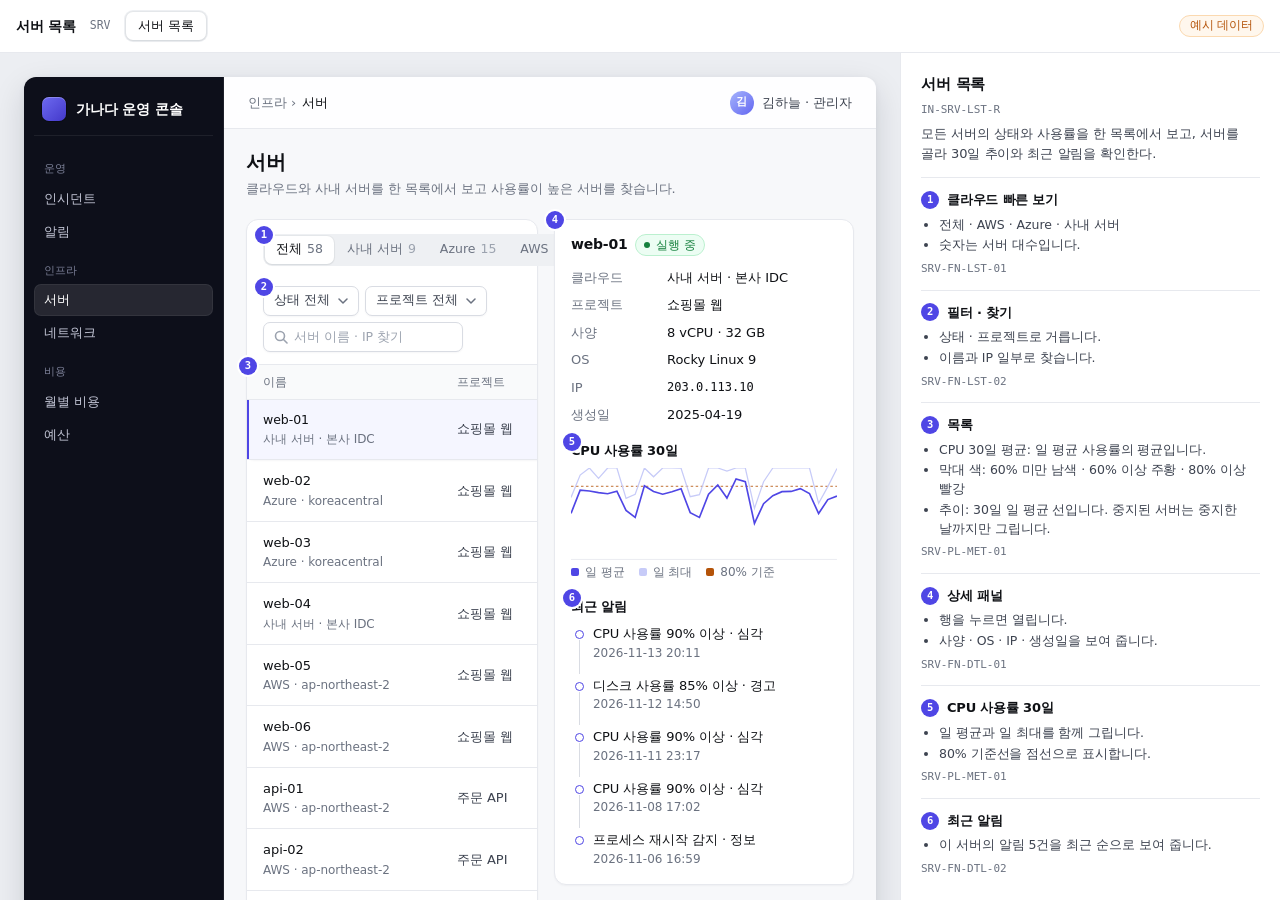
<file: juhye_song/features/infra/server-list/screens/prototype.html>
<!doctype html>
<html lang="ko">
<head>
<meta charset="utf-8">
<meta name="viewport" content="width=device-width,initial-scale=1">
<meta name="robots" content="noindex">
<title>서버 목록 화면 설계서</title>
<style>/* 가나다 운영 콘솔 제품 양식 · 화면 설계서와 동작하는 콘솔이 함께 쓰는 CSS 한 장
   장 순서: 1 토큰, 2 바탕, 3 제품 틀(왼쪽 메뉴 · 머리말), 4 부품, 5 화면 설계서 틀, 6 좁은 화면.
   포털 양식(tools/site/ds/portal.css) · 포트폴리오 양식과 따로 둔다. 제품은 남색 메뉴 + 인디고 포인트로 알아본다.
   원칙: 차가운 중립 회색, 얇은 선(1px · 반투명), 작고 정확한 글자(13~14px), 색은 상태와 고른 것에만. */

/* ───────── 1. 토큰 ───────── */
:root{
  --bg:#f7f8fa; --surface:#ffffff; --surface-2:#f9fafb; --surface-3:#eef0f3;
  --ink:#0f1115; --ink-2:#3d4350; --ink-3:#6b7280; --ink-4:#9ca3af;
  --line:#e7e9ee; --line-2:#d9dce3; --line-3:#c4c8d1;
  --acc:#4f46e5; --acc-2:#4338ca; --acc-ink:#3730a3; --acc-soft:#eef0ff; --acc-line:#c7cbf8;
  --nav:#0d0f1a; --nav-2:#151827; --nav-line:rgba(255,255,255,.07); --nav-ink:#c3c6d6; --nav-ink-2:#7c8098; --nav-on:#ffffff; --nav-hi:rgba(255,255,255,.07);
  /* 상태 색: 정해진 뜻에만 쓴다(STATUS-02) */
  --ok:#15803d; --ok-soft:#ecfdf3; --ok-line:#bbf0cf; --warn:#b45309; --warn-soft:#fff7ed; --warn-line:#fbd9b0;
  --bad:#c81e1e; --bad-soft:#fef2f2; --bad-line:#fbcaca; --info:#2563eb; --info-soft:#eff5ff; --info-line:#c6dafc;
  --mute:#6b7280; --mute-soft:#f3f4f6; --mute-line:#e3e5ea;
  /* 우선순위 */
  --p1:#c81e1e; --p2:#d9480f; --p3:#b7791f; --p4:#6b7280;
  /* 클라우드 계열(차트) */
  --c1:#5b5bd6; --c2:#12a594; --c3:#e5763a; --c4:#9ca3af;
  --r-s:6px; --r-m:8px; --r-l:12px;
  --sh:0 1px 2px rgba(16,24,40,.04);
  --sh-2:0 1px 2px rgba(16,24,40,.04),0 4px 12px rgba(16,24,40,.06);
  --sh-3:0 12px 32px rgba(16,24,40,.14),0 2px 6px rgba(16,24,40,.06);
  --f:"Pretendard Variable","Pretendard","Apple SD Gothic Neo","Noto Sans KR",system-ui,sans-serif;
  --mono:"JetBrains Mono","SF Mono",ui-monospace,Menlo,Consolas,monospace;
}

/* ───────── 2. 바탕 ───────── */
*{box-sizing:border-box}
html,body{margin:0}
body{font:13.5px/1.5 var(--f);letter-spacing:-.003em;color:var(--ink);background:var(--bg);word-break:keep-all;overflow-wrap:break-word;-webkit-font-smoothing:antialiased;text-rendering:optimizeLegibility}
h1,h2,h3{margin:0;font-weight:600;letter-spacing:-.015em;text-wrap:balance}
button{font:inherit;cursor:pointer}
a{color:inherit}
.mono{font-family:var(--mono);font-size:12px;letter-spacing:0}
.num{font-variant-numeric:tabular-nums}
.muted{color:var(--ink-3)}
::selection{background:var(--acc-soft)}

/* ───────── 3. 제품 틀 ───────── */
.app{display:grid;grid-template-columns:232px 1fr;min-height:100%;background:var(--bg)}
.nav{background:var(--nav);color:var(--nav-ink);padding:12px 10px 14px;display:flex;flex-direction:column;gap:1px;border-right:1px solid var(--nav-line)}
.nav .logo{display:flex;align-items:center;gap:10px;margin:0 0 10px;padding:8px 8px 14px;color:var(--nav-on);font-weight:600;font-size:14px;letter-spacing:-.01em;border-bottom:1px solid var(--nav-line)}
.nav .logo i{width:24px;height:24px;border-radius:7px;background:linear-gradient(135deg,#6d6af0,#4338ca);box-shadow:inset 0 1px 0 rgba(255,255,255,.25),0 0 0 1px rgba(0,0,0,.3);display:inline-block;flex:none}
.nav .logo small{display:block;font-size:11.5px;font-weight:400;color:var(--nav-ink-2);letter-spacing:0}
.nav .grp{font-size:11px;font-weight:500;color:var(--nav-ink-2);padding:14px 10px 4px;letter-spacing:.02em}
.nav a{display:flex;align-items:center;gap:10px;height:32px;padding:0 10px;border-radius:7px;color:var(--nav-ink);text-decoration:none;font-size:13px;transition:background .12s,color .12s}
.nav a svg{width:16px;height:16px;flex:none;opacity:.75}
.nav a:hover{background:var(--nav-hi);color:var(--nav-on)}
.nav a.on{background:rgba(255,255,255,.1);color:var(--nav-on);font-weight:500;box-shadow:inset 0 0 0 1px rgba(255,255,255,.06)}
.nav a.on svg{opacity:1}
.main{min-width:0;display:flex;flex-direction:column}
.top{height:52px;display:flex;align-items:center;gap:12px;padding:0 24px;border-bottom:1px solid var(--line);background:rgba(255,255,255,.85);backdrop-filter:saturate(1.8) blur(10px)}
.top .crumb{color:var(--ink-3);font-size:13px;display:flex;align-items:center;gap:6px}
.top .crumb b{color:var(--ink);font-weight:500}
.top .sp{flex:1}
.top .who{display:flex;align-items:center;gap:8px;font-size:13px;color:var(--ink-2)}
.top .who i{width:24px;height:24px;border-radius:50%;background:linear-gradient(135deg,#a5b4fc,#6366f1);color:#fff;display:grid;place-items:center;font-style:normal;font-weight:600;font-size:11px;flex:none}
.page{padding:24px 28px 40px;display:flex;flex-direction:column;gap:16px;max-width:1600px;width:100%}
.phead{display:flex;align-items:flex-end;gap:12px;padding-bottom:4px}
.phead h1{font-size:20px;line-height:1.3}
.phead p{margin:4px 0 0;color:var(--ink-3);font-size:13px}
.phead .sp{flex:1}

/* ───────── 4. 부품 ───────── */
.btn{display:inline-flex;align-items:center;justify-content:center;gap:6px;height:32px;padding:0 12px;border-radius:var(--r-m);border:1px solid var(--line-2);background:var(--surface);color:var(--ink);font-weight:500;font-size:13px;box-shadow:var(--sh);transition:background .12s,border-color .12s,box-shadow .12s}
.btn:hover{background:var(--surface-2);border-color:var(--line-3)}
.btn.pri{background:linear-gradient(180deg,#5b54ec,#4f46e5);border-color:#4338ca;color:#fff;box-shadow:inset 0 1px 0 rgba(255,255,255,.18),0 1px 2px rgba(67,56,202,.3)}
.btn.pri:hover{background:linear-gradient(180deg,#4f46e5,#4338ca)}
.btn.sm{height:28px;padding:0 10px;font-size:12.5px;border-radius:7px}
.card{background:var(--surface);border:1px solid var(--line);border-radius:var(--r-l);box-shadow:var(--sh)}
.card>.hd{display:flex;align-items:center;gap:8px;padding:14px 16px 0}
.card>.hd h2{font-size:14px;font-weight:600}
.card>.hd .sp{flex:1}
.card>.bd{padding:12px 16px 16px}
.kpis{display:grid;grid-template-columns:repeat(4,1fr);gap:0;background:var(--surface);border:1px solid var(--line);border-radius:var(--r-l);box-shadow:var(--sh);overflow:hidden}
.kpis>.kpi{border:0;border-radius:0;box-shadow:none;border-right:1px solid var(--line)}
.kpis>.kpi:last-child{border-right:0}
.kpi{padding:16px 18px}
.kpi .k{font-size:12.5px;color:var(--ink-3);font-weight:500;display:flex;align-items:center;gap:6px}
.kpi .v{font-size:26px;font-weight:600;letter-spacing:-.025em;margin-top:6px;font-variant-numeric:tabular-nums;line-height:1.15}
.kpi .v small{font-size:13px;font-weight:500;color:var(--ink-3);margin-left:3px;letter-spacing:0}
.kpi .s{font-size:12px;color:var(--ink-3);margin-top:4px}
.kpi.bad .v{color:var(--bad)} .kpi.warn .v{color:var(--warn)}
.seg{display:inline-flex;background:var(--surface-3);border-radius:9px;padding:2px;gap:2px}
.seg button{border:0;background:transparent;border-radius:7px;height:28px;padding:0 11px;font-size:12.5px;font-weight:500;color:var(--ink-3);transition:color .12s}
.seg button:hover{color:var(--ink)}
.seg button.on{background:var(--surface);color:var(--ink);box-shadow:0 1px 2px rgba(16,24,40,.08),0 0 0 1px rgba(16,24,40,.04)}
.seg button em{font-style:normal;color:var(--ink-4);margin-left:5px;font-variant-numeric:tabular-nums;font-weight:500}
.seg button.on em{color:var(--ink-3)}
.tabs{display:flex;gap:4px}
.tabs button{border:0;background:none;height:30px;padding:0 10px;border-radius:7px;font-size:13px;font-weight:500;color:var(--ink-3)}
.tabs button:hover{color:var(--ink);background:var(--surface-3)}
.tabs button.on{color:var(--ink);background:var(--surface);box-shadow:0 0 0 1px var(--line-2),var(--sh)}
.fbar{display:flex;flex-wrap:wrap;align-items:center;gap:6px}
.sel{height:30px;border:1px solid var(--line-2);border-radius:7px;background:var(--surface);padding:0 28px 0 10px;font:inherit;font-size:12.5px;color:var(--ink-2);appearance:none;box-shadow:var(--sh);
  background-image:url("data:image/svg+xml,%3Csvg xmlns='http://www.w3.org/2000/svg' width='10' height='6' fill='none' stroke='%236b7280' stroke-width='1.5' stroke-linecap='round' stroke-linejoin='round'%3E%3Cpath d='M1 1l4 4 4-4'/%3E%3C/svg%3E");background-repeat:no-repeat;background-position:right 10px center}
.sel:hover{border-color:var(--line-3)}
.search{height:30px;border:1px solid var(--line-2);border-radius:7px;padding:0 10px 0 30px;font:inherit;font-size:12.5px;min-width:200px;background:var(--surface) url("data:image/svg+xml,%3Csvg xmlns='http://www.w3.org/2000/svg' width='14' height='14' fill='none' stroke='%239ca3af' stroke-width='1.6' stroke-linecap='round'%3E%3Ccircle cx='6' cy='6' r='4.5'/%3E%3Cpath d='M9.5 9.5L13 13'/%3E%3C/svg%3E") no-repeat 10px center;box-shadow:var(--sh)}
.search::placeholder{color:var(--ink-4)}
.search:focus,.sel:focus{outline:none;border-color:var(--acc);box-shadow:0 0 0 3px rgba(79,70,229,.15)}
.applied{display:flex;flex-wrap:wrap;gap:6px;align-items:center;font-size:12.5px;color:var(--ink-3)}
.applied .tag{display:inline-flex;align-items:center;gap:4px;background:var(--acc-soft);color:var(--acc-ink);border-radius:999px;padding:2px 10px;font-weight:500}
.bdg{display:inline-flex;align-items:center;gap:6px;height:22px;padding:0 8px;border-radius:999px;font-size:12px;font-weight:500;white-space:nowrap;border:1px solid transparent}
.bdg::before{content:"";width:6px;height:6px;border-radius:50%;background:currentColor}
.bdg.ok{background:var(--ok-soft);color:var(--ok);border-color:var(--ok-line)} .bdg.warn{background:var(--warn-soft);color:var(--warn);border-color:var(--warn-line)}
.bdg.bad{background:var(--bad-soft);color:var(--bad);border-color:var(--bad-line)} .bdg.info{background:var(--info-soft);color:var(--info);border-color:var(--info-line)}
.bdg.mute{background:var(--mute-soft);color:var(--mute);border-color:var(--mute-line)}
.prio{display:inline-flex;align-items:center;gap:5px;height:22px;padding:0 7px;border-radius:6px;font-size:11.5px;font-weight:600;font-family:var(--mono);letter-spacing:0;background:var(--surface);border:1px solid var(--line-2);color:var(--ink-2)}
.prio::before{content:"";width:8px;height:8px;border-radius:2px;background:currentColor}
.prio.P1{color:var(--p1);border-color:var(--bad-line);background:var(--bad-soft)} .prio.P2{color:var(--p2);border-color:var(--warn-line);background:var(--warn-soft)}
.prio.P3{color:var(--p3)} .prio.P4{color:var(--p4)}
.tbl{width:100%;border-collapse:separate;border-spacing:0;font-size:13px}
.tbl th{text-align:left;font-weight:500;color:var(--ink-3);font-size:12px;padding:8px 12px;border-bottom:1px solid var(--line);background:var(--surface-2);white-space:nowrap}
.tbl th:first-child,.tbl td:first-child{padding-left:16px}
.tbl th:last-child,.tbl td:last-child{padding-right:16px}
.tbl td{padding:11px 12px;border-bottom:1px solid var(--line);vertical-align:middle;color:var(--ink-2)}
.tbl tr:last-child td{border-bottom:0}
.tbl tr.row{cursor:pointer;transition:background .1s}
.tbl tr.row:hover td{background:var(--surface-2)}
.tbl tr.sel td{background:#f5f6ff}
.tbl tr.sel td:first-child{box-shadow:inset 2px 0 0 var(--acc)}
.tbl td.r,.tbl th.r{text-align:right}
.tbl .ttl{font-weight:500;color:var(--ink)}
.tbl .sub{font-size:12px;color:var(--ink-3);margin-top:1px}
.tblwrap{overflow:auto;border-top:1px solid var(--line)}
.card>.bd>.tblwrap:first-child{margin-top:2px}
.pager{display:flex;align-items:center;gap:8px;justify-content:flex-end;padding:10px 16px;font-size:12px;color:var(--ink-3);border-top:1px solid var(--line)}
.elapsed{display:flex;align-items:center;gap:10px;min-width:160px}
.elapsed .bar{position:relative;flex:1;height:4px;border-radius:2px;background:var(--surface-3);overflow:hidden}
.elapsed .bar i{position:absolute;left:0;top:0;bottom:0;border-radius:2px;background:var(--ok)}
.elapsed .bar i.warn{background:#f59e0b} .elapsed .bar i.bad{background:var(--bad)}
.elapsed span{font-size:12px;color:var(--ink-3);white-space:nowrap;font-variant-numeric:tabular-nums;min-width:70px;text-align:right}
.split{display:grid;grid-template-columns:minmax(0,1fr) 340px;gap:16px;align-items:start}
.panel{position:sticky;top:68px}
.panel .hd{flex-wrap:wrap}
.kv{display:grid;grid-template-columns:84px 1fr;gap:8px 12px;font-size:13px;margin:0}
.kv dt{color:var(--ink-3)} .kv dd{margin:0;color:var(--ink);min-width:0}
.tl{list-style:none;margin:0;padding:0}
.tl li{position:relative;padding:0 0 14px 22px;font-size:13px;color:var(--ink)}
.tl li::before{content:"";position:absolute;left:4px;top:6px;width:7px;height:7px;border-radius:50%;background:var(--surface);border:1.5px solid var(--acc)}
.tl li:not(:last-child)::after{content:"";position:absolute;left:7.5px;top:16px;bottom:2px;width:1px;background:var(--line-2)}
.tl li:last-child{padding-bottom:0}
.tl li b{font-weight:500} .tl li span{display:block;font-size:12px;color:var(--ink-3);font-variant-numeric:tabular-nums}
.spark{display:block}
.chart{width:100%;display:block}
.legend{display:flex;gap:14px;font-size:12px;color:var(--ink-3);flex-wrap:wrap}
.legend i{display:inline-block;width:8px;height:8px;border-radius:2px;margin-right:6px;vertical-align:0}
.meter{height:4px;border-radius:2px;background:var(--surface-3);overflow:hidden;width:72px;display:inline-block;vertical-align:middle;margin-right:6px}
.meter i{display:block;height:100%;background:var(--c1);border-radius:2px}
.meter i.warn{background:#f59e0b} .meter i.bad{background:var(--bad)}
.delta{font-weight:500;font-variant-numeric:tabular-nums}
.delta.up{color:var(--bad)} .delta.down{color:var(--ok)}
.empty{padding:40px 16px;text-align:center;color:var(--ink-3);font-size:13px}

/* ───────── 5. 화면 설계서 틀 ───────── */
.sb{display:grid;grid-template-rows:auto 1fr;height:100vh;background:#eceef2}
.sb-top{display:flex;align-items:center;gap:14px;padding:10px 16px;background:var(--surface);border-bottom:1px solid var(--line)}
.sb-top h1{font-size:14px}
.sb-top .code{font-family:var(--mono);font-size:11.5px;color:var(--ink-3)}
.sb-top .sp{flex:1}
.sb-top .sample{font-size:11.5px;color:var(--warn);background:var(--warn-soft);border:1px solid var(--warn-line);border-radius:999px;padding:1px 10px;font-weight:500}
.sb-scr{display:flex;gap:2px;background:var(--surface-3);border-radius:9px;padding:2px}
.sb-scr button{border:0;background:transparent;border-radius:7px;height:28px;padding:0 12px;font-size:12.5px;font-weight:500;color:var(--ink-3)}
.sb-scr button.on{background:var(--surface);color:var(--ink);box-shadow:0 1px 2px rgba(16,24,40,.08),0 0 0 1px rgba(16,24,40,.04)}
.sb-body{display:grid;grid-template-columns:1fr 380px;min-height:0}
.sb-canvas{overflow:auto;padding:24px}
.sb-frame{position:relative;width:1280px;max-width:100%;margin:0 auto;border-radius:12px;overflow:hidden;box-shadow:var(--sh-3);background:var(--bg)}
.sb-desc{background:var(--surface);border-left:1px solid var(--line);overflow:auto;padding:20px 20px 40px}
.sb-desc h2{font-size:15px}
.sb-desc .purpose{color:var(--ink-2);font-size:13px;margin:6px 0 14px}
.sb-desc .spot{border-top:1px solid var(--line);padding:12px 0}
.sb-desc .spot h3{display:flex;align-items:center;gap:8px;font-size:13px}
.sb-desc .spot ul{margin:6px 0 0;padding-left:18px;font-size:12.5px;color:var(--ink-2)}
.sb-desc .spot li{margin:2px 0}
.sb-desc .spot.hi{background:var(--acc-soft);margin:0 -20px;padding:12px 20px}
.sb-desc .ids{font-family:var(--mono);font-size:11px;color:var(--ink-3);margin-top:6px}
.sb-desc .opt{display:flex;align-items:center;gap:6px;font-size:12.5px;color:var(--ink-3);margin-top:10px}
.mk{display:inline-grid;place-items:center;min-width:18px;height:18px;border-radius:9px;background:var(--acc);color:#fff;font-size:10.5px;font-weight:600;font-family:var(--mono);padding:0 5px}
.sb-frame .mk{position:absolute;z-index:5;box-shadow:0 0 0 2px #fff;cursor:pointer}
.sb.nomk .sb-frame .mk{display:none}
[data-spot].spot-hi{outline:2px solid var(--acc);outline-offset:2px;border-radius:6px}

/* ───────── 6. 좁은 화면 ───────── */
@media (max-width:1100px){.sb-body{grid-template-columns:1fr}.sb-desc{border-left:0;border-top:1px solid var(--line)}.split{grid-template-columns:minmax(0,1fr)}.panel{position:static}}
@media (max-width:760px){.app{grid-template-columns:minmax(0,1fr)}.search{min-width:0;flex:1}.fbar{width:100%}.nav{display:none}.kpis{grid-template-columns:repeat(2,1fr)}.kpis>.kpi:nth-child(2){border-right:0}.kpis>.kpi:nth-child(-n+2){border-bottom:1px solid var(--line)}.sb-canvas{padding:8px}}
.seg button,.tbl .mono,.bdg,.btn{white-space:nowrap}
.card>.hd{flex-wrap:wrap;row-gap:10px}
.tbl td.num,.tbl td.r{white-space:nowrap}
/* 화면 설계서 틀(1280px) 안에서는 메뉴 · 상세 패널을 좁혀 목록 칸을 지킨다 */
.sb-frame .app{grid-template-columns:200px minmax(0,1fr)}
.sb-frame .split{grid-template-columns:minmax(0,1fr) 300px}
.sb-frame .page{padding:20px 22px 32px}
.tbl .ttl{min-width:170px}
</style>
</head>
<body>
<div class="sb" id="sb">
  <div class="sb-top">
    <h1>서버 목록</h1><span class="code">SRV</span>
    <div class="sb-scr" id="scrs"></div>
    <span class="sp"></span>
    <span class="sample">예시 데이터</span>
  </div>
  <div class="sb-body">
    <div class="sb-canvas"><div class="sb-frame" id="frame"></div></div>
    <aside class="sb-desc" id="desc"></aside>
  </div>
</div>
<script>
const DATA = {"now":"2026-11-16 09:00","users":[{"id":"U01","name":"김하늘","email":"user01@example.com","dept":"인프라운영팀","role":"관리자"},{"id":"U02","name":"이예린","email":"user02@example.com","dept":"인프라운영팀","role":"관리자"},{"id":"U03","name":"박건우","email":"user03@example.com","dept":"데이터팀","role":"운영자"},{"id":"U04","name":"최지호","email":"user04@example.com","dept":"고객지원팀","role":"조회자"},{"id":"U05","name":"정주원","email":"user05@example.com","dept":"인프라운영팀","role":"관리자"},{"id":"U06","name":"강도윤","email":"user06@example.com","dept":"플랫폼개발팀","role":"운영자"},{"id":"U07","name":"조시우","email":"user07@example.com","dept":"주문서비스팀","role":"운영자"},{"id":"U08","name":"윤수아","email":"user08@example.com","dept":"데이터팀","role":"조회자"},{"id":"U09","name":"장민준","email":"user09@example.com","dept":"고객지원팀","role":"관리자"},{"id":"U10","name":"임채원","email":"user10@example.com","dept":"인프라운영팀","role":"운영자"},{"id":"U11","name":"한서연","email":"user11@example.com","dept":"플랫폼개발팀","role":"운영자"},{"id":"U12","name":"오다은","email":"user12@example.com","dept":"주문서비스팀","role":"조회자"}],"projects":[{"id":"PRJ-01","name":"쇼핑몰 웹","dept":"주문서비스팀"},{"id":"PRJ-02","name":"주문 API","dept":"주문서비스팀"},{"id":"PRJ-03","name":"결제 연동","dept":"플랫폼개발팀"},{"id":"PRJ-04","name":"회원 인증","dept":"플랫폼개발팀"},{"id":"PRJ-05","name":"추천 분석","dept":"데이터팀"},{"id":"PRJ-06","name":"데이터 웨어하우스","dept":"데이터팀"},{"id":"PRJ-07","name":"상담 챗봇","dept":"고객지원팀"},{"id":"PRJ-08","name":"공통 인프라","dept":"인프라운영팀"}],"servers":[{"id":"SV-001","name":"web-01","project":"PRJ-01","cloud":"사내 서버","region":"본사 IDC","ip":"203.0.113.10","vcpu":8,"memory_gb":32,"os":"Rocky Linux 9","status":"실행 중","created":"2025-04-19"},{"id":"SV-002","name":"web-02","project":"PRJ-01","cloud":"Azure","region":"koreacentral","ip":"198.51.100.10","vcpu":8,"memory_gb":16,"os":"Ubuntu 24.04","status":"실행 중","created":"2026-09-11"},{"id":"SV-003","name":"web-03","project":"PRJ-01","cloud":"Azure","region":"koreacentral","ip":"198.51.100.11","vcpu":8,"memory_gb":16,"os":"Rocky Linux 9","status":"실행 중","created":"2025-04-21"},{"id":"SV-004","name":"web-04","project":"PRJ-01","cloud":"사내 서버","region":"본사 IDC","ip":"203.0.113.11","vcpu":8,"memory_gb":16,"os":"Rocky Linux 9","status":"실행 중","created":"2025-02-23"},{"id":"SV-005","name":"web-05","project":"PRJ-01","cloud":"AWS","region":"ap-northeast-2","ip":"192.0.2.10","vcpu":16,"memory_gb":64,"os":"Ubuntu 24.04","status":"실행 중","created":"2025-02-08"},{"id":"SV-006","name":"web-06","project":"PRJ-01","cloud":"AWS","region":"ap-northeast-2","ip":"192.0.2.11","vcpu":4,"memory_gb":16,"os":"Windows Server 2022","status":"실행 중","created":"2026-02-20"},{"id":"SV-007","name":"api-01","project":"PRJ-02","cloud":"AWS","region":"ap-northeast-2","ip":"192.0.2.12","vcpu":8,"memory_gb":16,"os":"Ubuntu 24.04","status":"실행 중","created":"2025-08-08"},{"id":"SV-008","name":"api-02","project":"PRJ-02","cloud":"AWS","region":"ap-northeast-2","ip":"192.0.2.13","vcpu":2,"memory_gb":8,"os":"Ubuntu 24.04","status":"실행 중","created":"2026-01-05"},{"id":"SV-009","name":"api-03","project":"PRJ-02","cloud":"Azure","region":"koreacentral","ip":"198.51.100.12","vcpu":8,"memory_gb":16,"os":"Windows Server 2022","status":"실행 중","created":"2026-05-23"},{"id":"SV-010","name":"api-04","project":"PRJ-02","cloud":"AWS","region":"ap-northeast-2","ip":"192.0.2.14","vcpu":2,"memory_gb":4,"os":"Ubuntu 24.04","status":"실행 중","created":"2025-04-27"},{"id":"SV-011","name":"api-05","project":"PRJ-02","cloud":"Azure","region":"koreacentral","ip":"198.51.100.13","vcpu":4,"memory_gb":16,"os":"Ubuntu 24.04","status":"실행 중","created":"2024-12-13"},{"id":"SV-012","name":"api-06","project":"PRJ-02","cloud":"Azure","region":"koreacentral","ip":"198.51.100.14","vcpu":4,"memory_gb":8,"os":"Ubuntu 24.04","status":"실행 중","created":"2025-08-15"},{"id":"SV-013","name":"pay-01","project":"PRJ-03","cloud":"Azure","region":"koreacentral","ip":"198.51.100.15","vcpu":4,"memory_gb":16,"os":"Ubuntu 22.04","status":"실행 중","created":"2025-11-11"},{"id":"SV-014","name":"pay-02","project":"PRJ-03","cloud":"AWS","region":"ap-northeast-2","ip":"192.0.2.15","vcpu":8,"memory_gb":32,"os":"Ubuntu 24.04","status":"오류","created":"2025-05-04"},{"id":"SV-015","name":"pay-03","project":"PRJ-03","cloud":"사내 서버","region":"본사 IDC","ip":"203.0.113.12","vcpu":2,"memory_gb":4,"os":"Windows Server 2022","status":"실행 중","created":"2026-01-24"},{"id":"SV-016","name":"pay-04","project":"PRJ-03","cloud":"AWS","region":"ap-northeast-2","ip":"192.0.2.16","vcpu":2,"memory_gb":4,"os":"Ubuntu 24.04","status":"실행 중","created":"2025-10-31"},{"id":"SV-017","name":"pay-05","project":"PRJ-03","cloud":"AWS","region":"ap-northeast-2","ip":"192.0.2.17","vcpu":8,"memory_gb":32,"os":"Ubuntu 22.04","status":"실행 중","created":"2025-08-07"},{"id":"SV-018","name":"pay-06","project":"PRJ-03","cloud":"Azure","region":"koreacentral","ip":"198.51.100.16","vcpu":4,"memory_gb":16,"os":"Ubuntu 22.04","status":"실행 중","created":"2026-09-08"},{"id":"SV-019","name":"pay-07","project":"PRJ-03","cloud":"Azure","region":"koreacentral","ip":"198.51.100.17","vcpu":4,"memory_gb":8,"os":"Ubuntu 22.04","status":"실행 중","created":"2026-07-05"},{"id":"SV-020","name":"pay-08","project":"PRJ-03","cloud":"사내 서버","region":"본사 IDC","ip":"203.0.113.13","vcpu":2,"memory_gb":4,"os":"Windows Server 2022","status":"실행 중","created":"2026-06-28"},{"id":"SV-021","name":"auth-01","project":"PRJ-04","cloud":"Azure","region":"koreacentral","ip":"198.51.100.18","vcpu":8,"memory_gb":16,"os":"Windows Server 2022","status":"실행 중","created":"2024-11-18"},{"id":"SV-022","name":"auth-02","project":"PRJ-04","cloud":"Azure","region":"koreacentral","ip":"198.51.100.19","vcpu":4,"memory_gb":16,"os":"Rocky Linux 9","status":"실행 중","created":"2026-07-09"},{"id":"SV-023","name":"auth-03","project":"PRJ-04","cloud":"AWS","region":"ap-northeast-2","ip":"192.0.2.18","vcpu":2,"memory_gb":4,"os":"Rocky Linux 9","status":"중지","created":"2024-12-28"},{"id":"SV-024","name":"auth-04","project":"PRJ-04","cloud":"AWS","region":"ap-northeast-2","ip":"192.0.2.19","vcpu":16,"memory_gb":64,"os":"Windows Server 2022","status":"실행 중","created":"2026-01-30"},{"id":"SV-025","name":"auth-05","project":"PRJ-04","cloud":"Azure","region":"koreacentral","ip":"198.51.100.20","vcpu":2,"memory_gb":8,"os":"Ubuntu 24.04","status":"실행 중","created":"2025-05-02"},{"id":"SV-026","name":"auth-06","project":"PRJ-04","cloud":"사내 서버","region":"본사 IDC","ip":"203.0.113.14","vcpu":2,"memory_gb":8,"os":"Ubuntu 22.04","status":"실행 중","created":"2025-04-01"},{"id":"SV-027","name":"auth-07","project":"PRJ-04","cloud":"AWS","region":"ap-northeast-2","ip":"192.0.2.20","vcpu":8,"memory_gb":16,"os":"Windows Server 2022","status":"실행 중","created":"2026-05-31"},{"id":"SV-028","name":"auth-08","project":"PRJ-04","cloud":"사내 서버","region":"본사 IDC","ip":"203.0.113.15","vcpu":4,"memory_gb":16,"os":"Rocky Linux 9","status":"실행 중","created":"2026-09-10"},{"id":"SV-029","name":"auth-09","project":"PRJ-04","cloud":"사내 서버","region":"본사 IDC","ip":"203.0.113.16","vcpu":8,"memory_gb":32,"os":"Ubuntu 24.04","status":"실행 중","created":"2025-11-15"},{"id":"SV-030","name":"ml-01","project":"PRJ-05","cloud":"AWS","region":"ap-northeast-2","ip":"192.0.2.21","vcpu":16,"memory_gb":64,"os":"Windows Server 2022","status":"실행 중","created":"2025-04-10"},{"id":"SV-031","name":"ml-02","project":"PRJ-05","cloud":"AWS","region":"ap-northeast-2","ip":"192.0.2.22","vcpu":2,"memory_gb":4,"os":"Windows Server 2022","status":"실행 중","created":"2025-08-15"},{"id":"SV-032","name":"ml-03","project":"PRJ-05","cloud":"AWS","region":"ap-northeast-2","ip":"192.0.2.23","vcpu":2,"memory_gb":8,"os":"Windows Server 2022","status":"실행 중","created":"2025-01-27"},{"id":"SV-033","name":"ml-04","project":"PRJ-05","cloud":"AWS","region":"ap-northeast-2","ip":"192.0.2.24","vcpu":2,"memory_gb":8,"os":"Windows Server 2022","status":"실행 중","created":"2025-08-09"},{"id":"SV-034","name":"ml-05","project":"PRJ-05","cloud":"AWS","region":"ap-northeast-2","ip":"192.0.2.25","vcpu":2,"memory_gb":8,"os":"Rocky Linux 9","status":"실행 중","created":"2025-10-26"},{"id":"SV-035","name":"dw-01","project":"PRJ-06","cloud":"AWS","region":"ap-northeast-2","ip":"192.0.2.26","vcpu":4,"memory_gb":16,"os":"Rocky Linux 9","status":"실행 중","created":"2026-01-29"},{"id":"SV-036","name":"dw-02","project":"PRJ-06","cloud":"AWS","region":"ap-northeast-2","ip":"192.0.2.27","vcpu":4,"memory_gb":8,"os":"Ubuntu 24.04","status":"실행 중","created":"2025-03-19"},{"id":"SV-037","name":"dw-03","project":"PRJ-06","cloud":"AWS","region":"ap-northeast-2","ip":"192.0.2.28","vcpu":16,"memory_gb":64,"os":"Ubuntu 22.04","status":"실행 중","created":"2026-04-05"},{"id":"SV-038","name":"dw-04","project":"PRJ-06","cloud":"AWS","region":"ap-northeast-2","ip":"192.0.2.29","vcpu":2,"memory_gb":4,"os":"Rocky Linux 9","status":"실행 중","created":"2025-07-18"},{"id":"SV-039","name":"dw-05","project":"PRJ-06","cloud":"AWS","region":"ap-northeast-2","ip":"192.0.2.30","vcpu":2,"memory_gb":8,"os":"Rocky Linux 9","status":"실행 중","created":"2026-05-27"},{"id":"SV-040","name":"dw-06","project":"PRJ-06","cloud":"사내 서버","region":"본사 IDC","ip":"203.0.113.17","vcpu":2,"memory_gb":8,"os":"Ubuntu 24.04","status":"실행 중","created":"2026-01-29"},{"id":"SV-041","name":"bot-01","project":"PRJ-07","cloud":"AWS","region":"ap-northeast-2","ip":"192.0.2.31","vcpu":4,"memory_gb":16,"os":"Ubuntu 22.04","status":"실행 중","created":"2025-12-23"},{"id":"SV-042","name":"bot-02","project":"PRJ-07","cloud":"AWS","region":"ap-northeast-2","ip":"192.0.2.32","vcpu":2,"memory_gb":4,"os":"Windows Server 2022","status":"실행 중","created":"2026-05-08"},{"id":"SV-043","name":"bot-03","project":"PRJ-07","cloud":"AWS","region":"ap-northeast-2","ip":"192.0.2.33","vcpu":4,"memory_gb":8,"os":"Windows Server 2022","status":"실행 중","created":"2025-08-07"},{"id":"SV-044","name":"bot-04","project":"PRJ-07","cloud":"AWS","region":"ap-northeast-2","ip":"192.0.2.34","vcpu":2,"memory_gb":4,"os":"Windows Server 2022","status":"실행 중","created":"2026-09-15"},{"id":"SV-045","name":"bot-05","project":"PRJ-07","cloud":"AWS","region":"ap-northeast-2","ip":"192.0.2.35","vcpu":8,"memory_gb":32,"os":"Ubuntu 22.04","status":"실행 중","created":"2026-06-01"},{"id":"SV-046","name":"bot-06","project":"PRJ-07","cloud":"Azure","region":"koreacentral","ip":"198.51.100.21","vcpu":8,"memory_gb":16,"os":"Ubuntu 22.04","status":"실행 중","created":"2026-03-09"},{"id":"SV-047","name":"bot-07","project":"PRJ-07","cloud":"Azure","region":"koreacentral","ip":"198.51.100.22","vcpu":16,"memory_gb":64,"os":"Rocky Linux 9","status":"실행 중","created":"2025-10-11"},{"id":"SV-048","name":"bot-08","project":"PRJ-07","cloud":"Azure","region":"koreacentral","ip":"198.51.100.23","vcpu":8,"memory_gb":32,"os":"Rocky Linux 9","status":"실행 중","created":"2025-08-05"},{"id":"SV-049","name":"infra-01","project":"PRJ-08","cloud":"AWS","region":"ap-northeast-2","ip":"192.0.2.36","vcpu":8,"memory_gb":16,"os":"Ubuntu 24.04","status":"실행 중","created":"2025-09-28"},{"id":"SV-050","name":"infra-02","project":"PRJ-08","cloud":"AWS","region":"ap-northeast-2","ip":"192.0.2.37","vcpu":16,"memory_gb":64,"os":"Windows Server 2022","status":"실행 중","created":"2025-08-19"},{"id":"SV-051","name":"infra-03","project":"PRJ-08","cloud":"AWS","region":"ap-northeast-2","ip":"192.0.2.38","vcpu":8,"memory_gb":16,"os":"Windows Server 2022","status":"실행 중","created":"2025-03-31"},{"id":"SV-052","name":"infra-04","project":"PRJ-08","cloud":"AWS","region":"ap-northeast-2","ip":"192.0.2.39","vcpu":2,"memory_gb":4,"os":"Windows Server 2022","status":"오류","created":"2026-06-28"},{"id":"SV-053","name":"infra-05","project":"PRJ-08","cloud":"AWS","region":"ap-northeast-2","ip":"192.0.2.40","vcpu":16,"memory_gb":64,"os":"Windows Server 2022","status":"중지","created":"2025-12-08"},{"id":"SV-054","name":"infra-06","project":"PRJ-08","cloud":"사내 서버","region":"본사 IDC","ip":"203.0.113.18","vcpu":4,"memory_gb":16,"os":"Ubuntu 24.04","status":"실행 중","created":"2025-08-26"},{"id":"SV-055","name":"infra-07","project":"PRJ-08","cloud":"AWS","region":"ap-northeast-2","ip":"192.0.2.41","vcpu":8,"memory_gb":32,"os":"Windows Server 2022","status":"중지","created":"2026-02-24"},{"id":"SV-056","name":"infra-08","project":"PRJ-08","cloud":"AWS","region":"ap-northeast-2","ip":"192.0.2.42","vcpu":8,"memory_gb":16,"os":"Windows Server 2022","status":"실행 중","created":"2026-06-09"},{"id":"SV-057","name":"infra-09","project":"PRJ-08","cloud":"Azure","region":"koreacentral","ip":"198.51.100.24","vcpu":4,"memory_gb":16,"os":"Rocky Linux 9","status":"실행 중","created":"2026-07-27"},{"id":"SV-058","name":"infra-10","project":"PRJ-08","cloud":"AWS","region":"ap-northeast-2","ip":"192.0.2.43","vcpu":2,"memory_gb":4,"os":"Ubuntu 22.04","status":"실행 중","created":"2026-03-24"}],"alerts":[{"server":"SV-016","time":"2026-10-17 12:10","rule":"디스크 사용률 85% 이상","severity":"경고"},{"server":"SV-028","time":"2026-10-17 13:16","rule":"응답 시간 3초 이상","severity":"경고"},{"server":"SV-009","time":"2026-10-17 13:31","rule":"헬스 체크 실패","severity":"심각"},{"server":"SV-036","time":"2026-10-17 15:00","rule":"메모리 사용률 90% 이상","severity":"심각"},{"server":"SV-001","time":"2026-10-17 20:18","rule":"CPU 사용률 80% 이상","severity":"경고"},{"server":"SV-046","time":"2026-10-17 22:23","rule":"응답 시간 3초 이상","severity":"경고"},{"server":"SV-040","time":"2026-10-18 03:01","rule":"CPU 사용률 80% 이상","severity":"경고"},{"server":"SV-029","time":"2026-10-18 05:01","rule":"CPU 사용률 80% 이상","severity":"경고"},{"server":"SV-052","time":"2026-10-18 05:02","rule":"CPU 사용률 80% 이상","severity":"경고"},{"server":"SV-011","time":"2026-10-18 06:28","rule":"응답 시간 3초 이상","severity":"경고"},{"server":"SV-020","time":"2026-10-18 06:34","rule":"디스크 사용률 85% 이상","severity":"경고"},{"server":"SV-003","time":"2026-10-18 06:39","rule":"CPU 사용률 80% 이상","severity":"경고"},{"server":"SV-020","time":"2026-10-18 07:21","rule":"프로세스 재시작 감지","severity":"정보"},{"server":"SV-028","time":"2026-10-18 07:42","rule":"디스크 사용률 85% 이상","severity":"경고"},{"server":"SV-009","time":"2026-10-18 07:46","rule":"CPU 사용률 90% 이상","severity":"심각"},{"server":"SV-037","time":"2026-10-18 08:37","rule":"CPU 사용률 80% 이상","severity":"경고"},{"server":"SV-002","time":"2026-10-18 10:15","rule":"메모리 사용률 90% 이상","severity":"심각"},{"server":"SV-009","time":"2026-10-18 11:56","rule":"디스크 사용률 85% 이상","severity":"경고"},{"server":"SV-055","time":"2026-10-18 12:42","rule":"CPU 사용률 80% 이상","severity":"경고"},{"server":"SV-011","time":"2026-10-18 13:40","rule":"디스크 사용률 85% 이상","severity":"경고"},{"server":"SV-011","time":"2026-10-18 14:58","rule":"디스크 사용률 85% 이상","severity":"경고"},{"server":"SV-003","time":"2026-10-18 19:39","rule":"CPU 사용률 80% 이상","severity":"경고"},{"server":"SV-029","time":"2026-10-18 20:09","rule":"인증서 만료 14일 전","severity":"정보"},{"server":"SV-054","time":"2026-10-18 23:38","rule":"CPU 사용률 90% 이상","severity":"심각"},{"server":"SV-036","time":"2026-10-19 00:31","rule":"프로세스 재시작 감지","severity":"정보"},{"server":"SV-036","time":"2026-10-19 02:04","rule":"응답 시간 3초 이상","severity":"경고"},{"server":"SV-029","time":"2026-10-19 04:02","rule":"CPU 사용률 80% 이상","severity":"경고"},{"server":"SV-009","time":"2026-10-19 04:50","rule":"응답 시간 3초 이상","severity":"경고"},{"server":"SV-038","time":"2026-10-19 09:46","rule":"프로세스 재시작 감지","severity":"정보"},{"server":"SV-045","time":"2026-10-19 13:19","rule":"헬스 체크 실패","severity":"심각"},{"server":"SV-014","time":"2026-10-19 14:04","rule":"메모리 사용률 90% 이상","severity":"심각"},{"server":"SV-052","time":"2026-10-19 15:19","rule":"CPU 사용률 90% 이상","severity":"심각"},{"server":"SV-019","time":"2026-10-19 16:40","rule":"헬스 체크 실패","severity":"심각"},{"server":"SV-011","time":"2026-10-19 22:02","rule":"CPU 사용률 90% 이상","severity":"심각"},{"server":"SV-045","time":"2026-10-19 22:49","rule":"메모리 사용률 90% 이상","severity":"심각"},{"server":"SV-016","time":"2026-10-19 23:44","rule":"CPU 사용률 80% 이상","severity":"경고"},{"server":"SV-037","time":"2026-10-20 03:15","rule":"메모리 사용률 90% 이상","severity":"심각"},{"server":"SV-029","time":"2026-10-20 03:44","rule":"프로세스 재시작 감지","severity":"정보"},{"server":"SV-045","time":"2026-10-20 07:40","rule":"응답 시간 3초 이상","severity":"경고"},{"server":"SV-026","time":"2026-10-20 09:36","rule":"응답 시간 3초 이상","severity":"경고"},{"server":"SV-045","time":"2026-10-20 09:53","rule":"응답 시간 3초 이상","severity":"경고"},{"server":"SV-032","time":"2026-10-20 17:18","rule":"응답 시간 3초 이상","severity":"경고"},{"server":"SV-019","time":"2026-10-21 01:25","rule":"CPU 사용률 80% 이상","severity":"경고"},{"server":"SV-008","time":"2026-10-21 02:08","rule":"메모리 사용률 90% 이상","severity":"심각"},{"server":"SV-026","time":"2026-10-21 03:33","rule":"CPU 사용률 90% 이상","severity":"심각"},{"server":"SV-001","time":"2026-10-21 03:36","rule":"프로세스 재시작 감지","severity":"정보"},{"server":"SV-029","time":"2026-10-21 04:11","rule":"응답 시간 3초 이상","severity":"경고"},{"server":"SV-037","time":"2026-10-21 06:06","rule":"CPU 사용률 80% 이상","severity":"경고"},{"server":"SV-008","time":"2026-10-21 06:46","rule":"메모리 사용률 90% 이상","severity":"심각"},{"server":"SV-018","time":"2026-10-21 15:01","rule":"CPU 사용률 80% 이상","severity":"경고"},{"server":"SV-014","time":"2026-10-21 15:32","rule":"응답 시간 3초 이상","severity":"경고"},{"server":"SV-029","time":"2026-10-21 16:55","rule":"헬스 체크 실패","severity":"심각"},{"server":"SV-037","time":"2026-10-21 20:58","rule":"응답 시간 3초 이상","severity":"경고"},{"server":"SV-031","time":"2026-10-22 01:08","rule":"프로세스 재시작 감지","severity":"정보"},{"server":"SV-046","time":"2026-10-22 01:48","rule":"CPU 사용률 90% 이상","severity":"심각"},{"server":"SV-028","time":"2026-10-22 05:32","rule":"CPU 사용률 80% 이상","severity":"경고"},{"server":"SV-011","time":"2026-10-22 06:46","rule":"프로세스 재시작 감지","severity":"정보"},{"server":"SV-001","time":"2026-10-22 11:30","rule":"CPU 사용률 90% 이상","severity":"심각"},{"server":"SV-046","time":"2026-10-22 12:45","rule":"CPU 사용률 80% 이상","severity":"경고"},{"server":"SV-020","time":"2026-10-22 14:50","rule":"프로세스 재시작 감지","severity":"정보"},{"server":"SV-055","time":"2026-10-22 15:49","rule":"CPU 사용률 80% 이상","severity":"경고"},{"server":"SV-049","time":"2026-10-22 16:08","rule":"CPU 사용률 80% 이상","severity":"경고"},{"server":"SV-028","time":"2026-10-23 04:18","rule":"응답 시간 3초 이상","severity":"경고"},{"server":"SV-019","time":"2026-10-23 04:59","rule":"CPU 사용률 90% 이상","severity":"심각"},{"server":"SV-045","time":"2026-10-23 06:51","rule":"헬스 체크 실패","severity":"심각"},{"server":"SV-006","time":"2026-10-23 08:32","rule":"프로세스 재시작 감지","severity":"정보"},{"server":"SV-034","time":"2026-10-23 13:05","rule":"인증서 만료 14일 전","severity":"정보"},{"server":"SV-010","time":"2026-10-23 13:25","rule":"응답 시간 3초 이상","severity":"경고"},{"server":"SV-044","time":"2026-10-23 15:42","rule":"응답 시간 3초 이상","severity":"경고"},{"server":"SV-009","time":"2026-10-23 17:46","rule":"메모리 사용률 90% 이상","severity":"심각"},{"server":"SV-009","time":"2026-10-23 21:15","rule":"응답 시간 3초 이상","severity":"경고"},{"server":"SV-046","time":"2026-10-24 00:09","rule":"CPU 사용률 80% 이상","severity":"경고"},{"server":"SV-032","time":"2026-10-24 01:21","rule":"CPU 사용률 80% 이상","severity":"경고"},{"server":"SV-003","time":"2026-10-24 03:27","rule":"CPU 사용률 80% 이상","severity":"경고"},{"server":"SV-037","time":"2026-10-24 04:28","rule":"응답 시간 3초 이상","severity":"경고"},{"server":"SV-028","time":"2026-10-24 10:03","rule":"CPU 사용률 90% 이상","severity":"심각"},{"server":"SV-028","time":"2026-10-24 13:32","rule":"응답 시간 3초 이상","severity":"경고"},{"server":"SV-046","time":"2026-10-24 14:35","rule":"CPU 사용률 80% 이상","severity":"경고"},{"server":"SV-003","time":"2026-10-24 16:33","rule":"메모리 사용률 90% 이상","severity":"심각"},{"server":"SV-044","time":"2026-10-24 17:35","rule":"인증서 만료 14일 전","severity":"정보"},{"server":"SV-001","time":"2026-10-24 19:10","rule":"디스크 사용률 85% 이상","severity":"경고"},{"server":"SV-001","time":"2026-10-24 20:45","rule":"CPU 사용률 80% 이상","severity":"경고"},{"server":"SV-049","time":"2026-10-24 22:43","rule":"메모리 사용률 90% 이상","severity":"심각"},{"server":"SV-024","time":"2026-10-24 23:05","rule":"응답 시간 3초 이상","severity":"경고"},{"server":"SV-019","time":"2026-10-25 00:41","rule":"CPU 사용률 90% 이상","severity":"심각"},{"server":"SV-052","time":"2026-10-25 00:58","rule":"CPU 사용률 80% 이상","severity":"경고"},{"server":"SV-013","time":"2026-10-25 10:35","rule":"CPU 사용률 80% 이상","severity":"경고"},{"server":"SV-009","time":"2026-10-25 12:45","rule":"CPU 사용률 80% 이상","severity":"경고"},{"server":"SV-002","time":"2026-10-25 16:27","rule":"CPU 사용률 80% 이상","severity":"경고"},{"server":"SV-014","time":"2026-10-25 20:59","rule":"CPU 사용률 80% 이상","severity":"경고"},{"server":"SV-019","time":"2026-10-25 23:54","rule":"CPU 사용률 80% 이상","severity":"경고"},{"server":"SV-032","time":"2026-10-26 01:38","rule":"프로세스 재시작 감지","severity":"정보"},{"server":"SV-014","time":"2026-10-26 06:17","rule":"메모리 사용률 90% 이상","severity":"심각"},{"server":"SV-008","time":"2026-10-26 07:48","rule":"프로세스 재시작 감지","severity":"정보"},{"server":"SV-001","time":"2026-10-26 16:13","rule":"응답 시간 3초 이상","severity":"경고"},{"server":"SV-029","time":"2026-10-26 17:03","rule":"CPU 사용률 80% 이상","severity":"경고"},{"server":"SV-019","time":"2026-10-26 19:28","rule":"CPU 사용률 80% 이상","severity":"경고"},{"server":"SV-009","time":"2026-10-26 20:47","rule":"응답 시간 3초 이상","severity":"경고"},{"server":"SV-037","time":"2026-10-27 00:40","rule":"디스크 사용률 85% 이상","severity":"경고"},{"server":"SV-055","time":"2026-10-27 02:41","rule":"인증서 만료 14일 전","severity":"정보"},{"server":"SV-016","time":"2026-10-27 03:27","rule":"CPU 사용률 90% 이상","severity":"심각"},{"server":"SV-029","time":"2026-10-27 06:06","rule":"CPU 사용률 80% 이상","severity":"경고"},{"server":"SV-011","time":"2026-10-27 07:04","rule":"CPU 사용률 90% 이상","severity":"심각"},{"server":"SV-037","time":"2026-10-27 10:40","rule":"CPU 사용률 90% 이상","severity":"심각"},{"server":"SV-008","time":"2026-10-27 12:47","rule":"메모리 사용률 90% 이상","severity":"심각"},{"server":"SV-043","time":"2026-10-27 12:52","rule":"CPU 사용률 80% 이상","severity":"경고"},{"server":"SV-046","time":"2026-10-27 15:27","rule":"디스크 사용률 85% 이상","severity":"경고"},{"server":"SV-045","time":"2026-10-27 21:52","rule":"CPU 사용률 80% 이상","severity":"경고"},{"server":"SV-023","time":"2026-10-27 23:22","rule":"응답 시간 3초 이상","severity":"경고"},{"server":"SV-011","time":"2026-10-27 23:33","rule":"응답 시간 3초 이상","severity":"경고"},{"server":"SV-017","time":"2026-10-28 01:25","rule":"CPU 사용률 90% 이상","severity":"심각"},{"server":"SV-009","time":"2026-10-28 01:54","rule":"응답 시간 3초 이상","severity":"경고"},{"server":"SV-011","time":"2026-10-28 08:12","rule":"CPU 사용률 80% 이상","severity":"경고"},{"server":"SV-014","time":"2026-10-28 08:44","rule":"프로세스 재시작 감지","severity":"정보"},{"server":"SV-058","time":"2026-10-28 09:09","rule":"CPU 사용률 80% 이상","severity":"경고"},{"server":"SV-020","time":"2026-10-28 10:44","rule":"디스크 사용률 85% 이상","severity":"경고"},{"server":"SV-019","time":"2026-10-28 10:48","rule":"디스크 사용률 85% 이상","severity":"경고"},{"server":"SV-011","time":"2026-10-28 13:02","rule":"응답 시간 3초 이상","severity":"경고"},{"server":"SV-020","time":"2026-10-28 17:52","rule":"응답 시간 3초 이상","severity":"경고"},{"server":"SV-002","time":"2026-10-28 20:01","rule":"프로세스 재시작 감지","severity":"정보"},{"server":"SV-020","time":"2026-10-28 20:40","rule":"디스크 사용률 85% 이상","severity":"경고"},{"server":"SV-003","time":"2026-10-29 01:49","rule":"CPU 사용률 80% 이상","severity":"경고"},{"server":"SV-026","time":"2026-10-29 02:15","rule":"프로세스 재시작 감지","severity":"정보"},{"server":"SV-008","time":"2026-10-29 03:39","rule":"디스크 사용률 85% 이상","severity":"경고"},{"server":"SV-023","time":"2026-10-29 06:07","rule":"디스크 사용률 85% 이상","severity":"경고"},{"server":"SV-057","time":"2026-10-29 09:11","rule":"헬스 체크 실패","severity":"심각"},{"server":"SV-032","time":"2026-10-29 10:22","rule":"디스크 사용률 85% 이상","severity":"경고"},{"server":"SV-011","time":"2026-10-29 13:30","rule":"디스크 사용률 85% 이상","severity":"경고"},{"server":"SV-032","time":"2026-10-29 14:48","rule":"CPU 사용률 80% 이상","severity":"경고"},{"server":"SV-008","time":"2026-10-29 18:40","rule":"CPU 사용률 80% 이상","severity":"경고"},{"server":"SV-014","time":"2026-10-29 19:16","rule":"디스크 사용률 85% 이상","severity":"경고"},{"server":"SV-052","time":"2026-10-29 21:03","rule":"응답 시간 3초 이상","severity":"경고"},{"server":"SV-055","time":"2026-10-29 21:44","rule":"디스크 사용률 85% 이상","severity":"경고"},{"server":"SV-019","time":"2026-10-29 23:27","rule":"CPU 사용률 80% 이상","severity":"경고"},{"server":"SV-020","time":"2026-10-30 01:55","rule":"프로세스 재시작 감지","severity":"정보"},{"server":"SV-026","time":"2026-10-30 02:15","rule":"메모리 사용률 90% 이상","severity":"심각"},{"server":"SV-028","time":"2026-10-30 03:04","rule":"CPU 사용률 90% 이상","severity":"심각"},{"server":"SV-055","time":"2026-10-30 05:46","rule":"CPU 사용률 80% 이상","severity":"경고"},{"server":"SV-032","time":"2026-10-30 06:24","rule":"디스크 사용률 85% 이상","severity":"경고"},{"server":"SV-001","time":"2026-10-30 09:59","rule":"CPU 사용률 90% 이상","severity":"심각"},{"server":"SV-014","time":"2026-10-30 10:19","rule":"헬스 체크 실패","severity":"심각"},{"server":"SV-037","time":"2026-10-30 10:46","rule":"CPU 사용률 80% 이상","severity":"경고"},{"server":"SV-028","time":"2026-10-30 11:41","rule":"응답 시간 3초 이상","severity":"경고"},{"server":"SV-032","time":"2026-10-30 14:20","rule":"디스크 사용률 85% 이상","severity":"경고"},{"server":"SV-056","time":"2026-10-30 16:19","rule":"응답 시간 3초 이상","severity":"경고"},{"server":"SV-009","time":"2026-10-30 20:56","rule":"디스크 사용률 85% 이상","severity":"경고"},{"server":"SV-029","time":"2026-10-30 23:16","rule":"디스크 사용률 85% 이상","severity":"경고"},{"server":"SV-010","time":"2026-10-30 23:48","rule":"CPU 사용률 80% 이상","severity":"경고"},{"server":"SV-049","time":"2026-10-31 01:41","rule":"프로세스 재시작 감지","severity":"정보"},{"server":"SV-046","time":"2026-10-31 02:23","rule":"메모리 사용률 90% 이상","severity":"심각"},{"server":"SV-008","time":"2026-10-31 03:00","rule":"CPU 사용률 80% 이상","severity":"경고"},{"server":"SV-002","time":"2026-10-31 03:28","rule":"CPU 사용률 90% 이상","severity":"심각"},{"server":"SV-001","time":"2026-10-31 03:38","rule":"메모리 사용률 90% 이상","severity":"심각"},{"server":"SV-020","time":"2026-10-31 03:42","rule":"CPU 사용률 80% 이상","severity":"경고"},{"server":"SV-009","time":"2026-10-31 08:06","rule":"인증서 만료 14일 전","severity":"정보"},{"server":"SV-029","time":"2026-10-31 10:10","rule":"디스크 사용률 85% 이상","severity":"경고"},{"server":"SV-012","time":"2026-10-31 15:44","rule":"응답 시간 3초 이상","severity":"경고"},{"server":"SV-037","time":"2026-10-31 15:55","rule":"CPU 사용률 80% 이상","severity":"경고"},{"server":"SV-018","time":"2026-10-31 16:01","rule":"인증서 만료 14일 전","severity":"정보"},{"server":"SV-057","time":"2026-10-31 16:04","rule":"프로세스 재시작 감지","severity":"정보"},{"server":"SV-008","time":"2026-10-31 19:30","rule":"메모리 사용률 90% 이상","severity":"심각"},{"server":"SV-026","time":"2026-10-31 22:53","rule":"CPU 사용률 80% 이상","severity":"경고"},{"server":"SV-031","time":"2026-10-31 23:33","rule":"CPU 사용률 80% 이상","severity":"경고"},{"server":"SV-024","time":"2026-11-01 00:04","rule":"CPU 사용률 80% 이상","severity":"경고"},{"server":"SV-055","time":"2026-11-01 02:13","rule":"프로세스 재시작 감지","severity":"정보"},{"server":"SV-055","time":"2026-11-01 14:23","rule":"CPU 사용률 80% 이상","severity":"경고"},{"server":"SV-002","time":"2026-11-01 15:37","rule":"CPU 사용률 80% 이상","severity":"경고"},{"server":"SV-057","time":"2026-11-01 17:26","rule":"인증서 만료 14일 전","severity":"정보"},{"server":"SV-014","time":"2026-11-01 17:52","rule":"응답 시간 3초 이상","severity":"경고"},{"server":"SV-004","time":"2026-11-01 19:04","rule":"프로세스 재시작 감지","severity":"정보"},{"server":"SV-020","time":"2026-11-01 19:51","rule":"프로세스 재시작 감지","severity":"정보"},{"server":"SV-036","time":"2026-11-01 19:57","rule":"메모리 사용률 90% 이상","severity":"심각"},{"server":"SV-055","time":"2026-11-01 20:51","rule":"응답 시간 3초 이상","severity":"경고"},{"server":"SV-055","time":"2026-11-02 03:08","rule":"CPU 사용률 80% 이상","severity":"경고"},{"server":"SV-003","time":"2026-11-02 05:56","rule":"CPU 사용률 90% 이상","severity":"심각"},{"server":"SV-052","time":"2026-11-02 06:10","rule":"헬스 체크 실패","severity":"심각"},{"server":"SV-056","time":"2026-11-02 06:46","rule":"프로세스 재시작 감지","severity":"정보"},{"server":"SV-008","time":"2026-11-02 14:47","rule":"디스크 사용률 85% 이상","severity":"경고"},{"server":"SV-040","time":"2026-11-02 17:31","rule":"인증서 만료 14일 전","severity":"정보"},{"server":"SV-003","time":"2026-11-02 23:12","rule":"CPU 사용률 80% 이상","severity":"경고"},{"server":"SV-019","time":"2026-11-03 02:34","rule":"CPU 사용률 90% 이상","severity":"심각"},{"server":"SV-019","time":"2026-11-03 05:16","rule":"디스크 사용률 85% 이상","severity":"경고"},{"server":"SV-045","time":"2026-11-03 11:44","rule":"CPU 사용률 90% 이상","severity":"심각"},{"server":"SV-008","time":"2026-11-03 17:48","rule":"응답 시간 3초 이상","severity":"경고"},{"server":"SV-037","time":"2026-11-04 00:45","rule":"디스크 사용률 85% 이상","severity":"경고"},{"server":"SV-032","time":"2026-11-04 05:44","rule":"헬스 체크 실패","severity":"심각"},{"server":"SV-006","time":"2026-11-04 06:24","rule":"메모리 사용률 90% 이상","severity":"심각"},{"server":"SV-020","time":"2026-11-04 07:50","rule":"프로세스 재시작 감지","severity":"정보"},{"server":"SV-054","time":"2026-11-04 07:51","rule":"디스크 사용률 85% 이상","severity":"경고"},{"server":"SV-055","time":"2026-11-04 08:29","rule":"CPU 사용률 80% 이상","severity":"경고"},{"server":"SV-009","time":"2026-11-04 10:06","rule":"디스크 사용률 85% 이상","severity":"경고"},{"server":"SV-028","time":"2026-11-04 11:10","rule":"디스크 사용률 85% 이상","severity":"경고"},{"server":"SV-006","time":"2026-11-04 13:52","rule":"CPU 사용률 80% 이상","severity":"경고"},{"server":"SV-014","time":"2026-11-04 20:37","rule":"CPU 사용률 80% 이상","severity":"경고"},{"server":"SV-003","time":"2026-11-04 21:04","rule":"응답 시간 3초 이상","severity":"경고"},{"server":"SV-003","time":"2026-11-05 02:06","rule":"프로세스 재시작 감지","severity":"정보"},{"server":"SV-001","time":"2026-11-05 02:56","rule":"CPU 사용률 80% 이상","severity":"경고"},{"server":"SV-009","time":"2026-11-05 05:31","rule":"응답 시간 3초 이상","severity":"경고"},{"server":"SV-036","time":"2026-11-05 13:19","rule":"CPU 사용률 90% 이상","severity":"심각"},{"server":"SV-055","time":"2026-11-05 13:43","rule":"메모리 사용률 90% 이상","severity":"심각"},{"server":"SV-046","time":"2026-11-05 15:24","rule":"CPU 사용률 80% 이상","severity":"경고"},{"server":"SV-002","time":"2026-11-05 16:16","rule":"응답 시간 3초 이상","severity":"경고"},{"server":"SV-045","time":"2026-11-05 18:04","rule":"CPU 사용률 80% 이상","severity":"경고"},{"server":"SV-045","time":"2026-11-05 18:20","rule":"CPU 사용률 80% 이상","severity":"경고"},{"server":"SV-003","time":"2026-11-05 19:09","rule":"CPU 사용률 80% 이상","severity":"경고"},{"server":"SV-002","time":"2026-11-05 20:00","rule":"프로세스 재시작 감지","severity":"정보"},{"server":"SV-007","time":"2026-11-05 22:43","rule":"CPU 사용률 90% 이상","severity":"심각"},{"server":"SV-054","time":"2026-11-06 02:31","rule":"CPU 사용률 90% 이상","severity":"심각"},{"server":"SV-046","time":"2026-11-06 02:48","rule":"디스크 사용률 85% 이상","severity":"경고"},{"server":"SV-019","time":"2026-11-06 03:24","rule":"프로세스 재시작 감지","severity":"정보"},{"server":"SV-006","time":"2026-11-06 04:16","rule":"디스크 사용률 85% 이상","severity":"경고"},{"server":"SV-036","time":"2026-11-06 05:07","rule":"디스크 사용률 85% 이상","severity":"경고"},{"server":"SV-029","time":"2026-11-06 06:39","rule":"CPU 사용률 80% 이상","severity":"경고"},{"server":"SV-014","time":"2026-11-06 08:29","rule":"CPU 사용률 90% 이상","severity":"심각"},{"server":"SV-009","time":"2026-11-06 10:01","rule":"응답 시간 3초 이상","severity":"경고"},{"server":"SV-003","time":"2026-11-06 10:23","rule":"프로세스 재시작 감지","severity":"정보"},{"server":"SV-056","time":"2026-11-06 15:41","rule":"CPU 사용률 80% 이상","severity":"경고"},{"server":"SV-001","time":"2026-11-06 16:59","rule":"프로세스 재시작 감지","severity":"정보"},{"server":"SV-020","time":"2026-11-06 17:51","rule":"디스크 사용률 85% 이상","severity":"경고"},{"server":"SV-020","time":"2026-11-06 19:08","rule":"CPU 사용률 80% 이상","severity":"경고"},{"server":"SV-009","time":"2026-11-06 19:17","rule":"CPU 사용률 80% 이상","severity":"경고"},{"server":"SV-002","time":"2026-11-07 00:14","rule":"디스크 사용률 85% 이상","severity":"경고"},{"server":"SV-014","time":"2026-11-07 00:31","rule":"CPU 사용률 80% 이상","severity":"경고"},{"server":"SV-026","time":"2026-11-07 03:36","rule":"CPU 사용률 80% 이상","severity":"경고"},{"server":"SV-043","time":"2026-11-07 06:25","rule":"디스크 사용률 85% 이상","severity":"경고"},{"server":"SV-026","time":"2026-11-07 10:30","rule":"메모리 사용률 90% 이상","severity":"심각"},{"server":"SV-052","time":"2026-11-07 15:01","rule":"프로세스 재시작 감지","severity":"정보"},{"server":"SV-014","time":"2026-11-08 01:02","rule":"프로세스 재시작 감지","severity":"정보"},{"server":"SV-058","time":"2026-11-08 11:16","rule":"프로세스 재시작 감지","severity":"정보"},{"server":"SV-008","time":"2026-11-08 12:13","rule":"응답 시간 3초 이상","severity":"경고"},{"server":"SV-001","time":"2026-11-08 17:02","rule":"CPU 사용률 90% 이상","severity":"심각"},{"server":"SV-029","time":"2026-11-08 17:57","rule":"인증서 만료 14일 전","severity":"정보"},{"server":"SV-020","time":"2026-11-08 20:18","rule":"인증서 만료 14일 전","severity":"정보"},{"server":"SV-029","time":"2026-11-08 22:11","rule":"CPU 사용률 90% 이상","severity":"심각"},{"server":"SV-008","time":"2026-11-09 00:14","rule":"디스크 사용률 85% 이상","severity":"경고"},{"server":"SV-028","time":"2026-11-09 06:55","rule":"CPU 사용률 90% 이상","severity":"심각"},{"server":"SV-026","time":"2026-11-09 08:55","rule":"프로세스 재시작 감지","severity":"정보"},{"server":"SV-046","time":"2026-11-09 09:19","rule":"CPU 사용률 90% 이상","severity":"심각"},{"server":"SV-006","time":"2026-11-09 15:21","rule":"CPU 사용률 80% 이상","severity":"경고"},{"server":"SV-009","time":"2026-11-09 16:30","rule":"CPU 사용률 80% 이상","severity":"경고"},{"server":"SV-006","time":"2026-11-09 18:21","rule":"응답 시간 3초 이상","severity":"경고"},{"server":"SV-053","time":"2026-11-09 20:22","rule":"디스크 사용률 85% 이상","severity":"경고"},{"server":"SV-025","time":"2026-11-09 20:33","rule":"CPU 사용률 80% 이상","severity":"경고"},{"server":"SV-016","time":"2026-11-09 21:41","rule":"응답 시간 3초 이상","severity":"경고"},{"server":"SV-032","time":"2026-11-10 00:29","rule":"CPU 사용률 90% 이상","severity":"심각"},{"server":"SV-020","time":"2026-11-10 00:45","rule":"CPU 사용률 90% 이상","severity":"심각"},{"server":"SV-006","time":"2026-11-10 01:32","rule":"디스크 사용률 85% 이상","severity":"경고"},{"server":"SV-029","time":"2026-11-10 03:05","rule":"프로세스 재시작 감지","severity":"정보"},{"server":"SV-008","time":"2026-11-10 03:19","rule":"CPU 사용률 80% 이상","severity":"경고"},{"server":"SV-003","time":"2026-11-10 04:13","rule":"CPU 사용률 90% 이상","severity":"심각"},{"server":"SV-052","time":"2026-11-10 06:50","rule":"메모리 사용률 90% 이상","severity":"심각"},{"server":"SV-037","time":"2026-11-10 07:08","rule":"CPU 사용률 90% 이상","severity":"심각"},{"server":"SV-014","time":"2026-11-10 08:08","rule":"응답 시간 3초 이상","severity":"경고"},{"server":"SV-052","time":"2026-11-10 15:18","rule":"CPU 사용률 90% 이상","severity":"심각"},{"server":"SV-006","time":"2026-11-11 05:31","rule":"응답 시간 3초 이상","severity":"경고"},{"server":"SV-012","time":"2026-11-11 09:34","rule":"프로세스 재시작 감지","severity":"정보"},{"server":"SV-046","time":"2026-11-11 09:45","rule":"인증서 만료 14일 전","severity":"정보"},{"server":"SV-052","time":"2026-11-11 14:47","rule":"CPU 사용률 90% 이상","severity":"심각"},{"server":"SV-055","time":"2026-11-11 16:50","rule":"디스크 사용률 85% 이상","severity":"경고"},{"server":"SV-002","time":"2026-11-11 17:47","rule":"CPU 사용률 80% 이상","severity":"경고"},{"server":"SV-032","time":"2026-11-11 18:21","rule":"인증서 만료 14일 전","severity":"정보"},{"server":"SV-002","time":"2026-11-11 21:10","rule":"CPU 사용률 90% 이상","severity":"심각"},{"server":"SV-017","time":"2026-11-11 22:41","rule":"프로세스 재시작 감지","severity":"정보"},{"server":"SV-001","time":"2026-11-11 23:17","rule":"CPU 사용률 90% 이상","severity":"심각"},{"server":"SV-029","time":"2026-11-12 03:21","rule":"응답 시간 3초 이상","severity":"경고"},{"server":"SV-032","time":"2026-11-12 04:58","rule":"프로세스 재시작 감지","severity":"정보"},{"server":"SV-042","time":"2026-11-12 06:22","rule":"메모리 사용률 90% 이상","severity":"심각"},{"server":"SV-002","time":"2026-11-12 06:42","rule":"응답 시간 3초 이상","severity":"경고"},{"server":"SV-002","time":"2026-11-12 13:30","rule":"프로세스 재시작 감지","severity":"정보"},{"server":"SV-028","time":"2026-11-12 13:47","rule":"응답 시간 3초 이상","severity":"경고"},{"server":"SV-001","time":"2026-11-12 14:50","rule":"디스크 사용률 85% 이상","severity":"경고"},{"server":"SV-044","time":"2026-11-12 18:46","rule":"CPU 사용률 90% 이상","severity":"심각"},{"server":"SV-026","time":"2026-11-12 19:54","rule":"프로세스 재시작 감지","severity":"정보"},{"server":"SV-055","time":"2026-11-12 22:37","rule":"디스크 사용률 85% 이상","severity":"경고"},{"server":"SV-008","time":"2026-11-13 06:09","rule":"CPU 사용률 80% 이상","severity":"경고"},{"server":"SV-028","time":"2026-11-13 06:20","rule":"CPU 사용률 80% 이상","severity":"경고"},{"server":"SV-016","time":"2026-11-13 08:53","rule":"디스크 사용률 85% 이상","severity":"경고"},{"server":"SV-036","time":"2026-11-13 09:17","rule":"응답 시간 3초 이상","severity":"경고"},{"server":"SV-046","time":"2026-11-13 09:34","rule":"CPU 사용률 80% 이상","severity":"경고"},{"server":"SV-036","time":"2026-11-13 12:18","rule":"CPU 사용률 80% 이상","severity":"경고"},{"server":"SV-045","time":"2026-11-13 12:22","rule":"응답 시간 3초 이상","severity":"경고"},{"server":"SV-054","time":"2026-11-13 12:24","rule":"디스크 사용률 85% 이상","severity":"경고"},{"server":"SV-055","time":"2026-11-13 18:11","rule":"프로세스 재시작 감지","severity":"정보"},{"server":"SV-001","time":"2026-11-13 20:11","rule":"CPU 사용률 90% 이상","severity":"심각"},{"server":"SV-009","time":"2026-11-13 21:20","rule":"메모리 사용률 90% 이상","severity":"심각"},{"server":"SV-032","time":"2026-11-13 22:36","rule":"CPU 사용률 90% 이상","severity":"심각"},{"server":"SV-008","time":"2026-11-14 00:19","rule":"프로세스 재시작 감지","severity":"정보"},{"server":"SV-020","time":"2026-11-14 02:21","rule":"CPU 사용률 80% 이상","severity":"경고"},{"server":"SV-003","time":"2026-11-14 02:41","rule":"메모리 사용률 90% 이상","severity":"심각"},{"server":"SV-028","time":"2026-11-14 03:19","rule":"CPU 사용률 80% 이상","severity":"경고"},{"server":"SV-006","time":"2026-11-14 03:38","rule":"CPU 사용률 90% 이상","severity":"심각"},{"server":"SV-019","time":"2026-11-14 08:04","rule":"응답 시간 3초 이상","severity":"경고"},{"server":"SV-045","time":"2026-11-14 08:53","rule":"프로세스 재시작 감지","severity":"정보"},{"server":"SV-026","time":"2026-11-14 09:47","rule":"CPU 사용률 80% 이상","severity":"경고"},{"server":"SV-026","time":"2026-11-14 11:06","rule":"헬스 체크 실패","severity":"심각"},{"server":"SV-014","time":"2026-11-14 14:32","rule":"CPU 사용률 80% 이상","severity":"경고"},{"server":"SV-026","time":"2026-11-14 15:01","rule":"응답 시간 3초 이상","severity":"경고"},{"server":"SV-030","time":"2026-11-14 16:02","rule":"응답 시간 3초 이상","severity":"경고"},{"server":"SV-020","time":"2026-11-14 16:04","rule":"응답 시간 3초 이상","severity":"경고"},{"server":"SV-038","time":"2026-11-14 18:30","rule":"CPU 사용률 80% 이상","severity":"경고"},{"server":"SV-058","time":"2026-11-14 20:34","rule":"디스크 사용률 85% 이상","severity":"경고"},{"server":"SV-020","time":"2026-11-14 22:54","rule":"CPU 사용률 90% 이상","severity":"심각"},{"server":"SV-028","time":"2026-11-14 23:47","rule":"헬스 체크 실패","severity":"심각"},{"server":"SV-018","time":"2026-11-14 23:51","rule":"디스크 사용률 85% 이상","severity":"경고"},{"server":"SV-002","time":"2026-11-15 00:11","rule":"헬스 체크 실패","severity":"심각"},{"server":"SV-032","time":"2026-11-15 07:43","rule":"디스크 사용률 85% 이상","severity":"경고"},{"server":"SV-048","time":"2026-11-15 10:53","rule":"CPU 사용률 80% 이상","severity":"경고"},{"server":"SV-032","time":"2026-11-15 17:30","rule":"헬스 체크 실패","severity":"심각"},{"server":"SV-037","time":"2026-11-15 17:43","rule":"프로세스 재시작 감지","severity":"정보"},{"server":"SV-018","time":"2026-11-15 18:23","rule":"응답 시간 3초 이상","severity":"경고"},{"server":"SV-011","time":"2026-11-15 19:12","rule":"헬스 체크 실패","severity":"심각"},{"server":"SV-032","time":"2026-11-15 20:25","rule":"CPU 사용률 80% 이상","severity":"경고"},{"server":"SV-052","time":"2026-11-15 20:38","rule":"CPU 사용률 80% 이상","severity":"경고"},{"server":"SV-026","time":"2026-11-15 21:29","rule":"메모리 사용률 90% 이상","severity":"심각"},{"server":"SV-016","time":"2026-11-15 22:06","rule":"CPU 사용률 80% 이상","severity":"경고"},{"server":"SV-030","time":"2026-11-15 23:03","rule":"디스크 사용률 85% 이상","severity":"경고"},{"server":"SV-049","time":"2026-11-16 00:36","rule":"디스크 사용률 85% 이상","severity":"경고"},{"server":"SV-006","time":"2026-11-16 03:48","rule":"디스크 사용률 85% 이상","severity":"경고"},{"server":"SV-052","time":"2026-11-16 03:58","rule":"응답 시간 3초 이상","severity":"경고"},{"server":"SV-002","time":"2026-11-16 07:22","rule":"CPU 사용률 80% 이상","severity":"경고"}],"metrics":[{"server":"SV-001","date":"2026-10-18","cpu_avg":50.4,"cpu_max":67.8},{"server":"SV-001","date":"2026-10-19","cpu_avg":75.8,"cpu_max":92.3},{"server":"SV-001","date":"2026-10-20","cpu_avg":74.8,"cpu_max":100},{"server":"SV-001","date":"2026-10-21","cpu_avg":73.1,"cpu_max":88.6},{"server":"SV-001","date":"2026-10-22","cpu_avg":71.8,"cpu_max":100},{"server":"SV-001","date":"2026-10-23","cpu_avg":74.6,"cpu_max":100},{"server":"SV-001","date":"2026-10-24","cpu_avg":53.5,"cpu_max":66.8},{"server":"SV-001","date":"2026-10-25","cpu_avg":45.9,"cpu_max":71.3},{"server":"SV-001","date":"2026-10-26","cpu_avg":80.5,"cpu_max":100},{"server":"SV-001","date":"2026-10-27","cpu_avg":74.4,"cpu_max":90.4},{"server":"SV-001","date":"2026-10-28","cpu_avg":71.4,"cpu_max":100},{"server":"SV-001","date":"2026-10-29","cpu_avg":74.0,"cpu_max":100},{"server":"SV-001","date":"2026-10-30","cpu_avg":77.4,"cpu_max":99.7},{"server":"SV-001","date":"2026-10-31","cpu_avg":51.2,"cpu_max":68.6},{"server":"SV-001","date":"2026-11-01","cpu_avg":45.9,"cpu_max":70.9},{"server":"SV-001","date":"2026-11-02","cpu_avg":71.4,"cpu_max":100},{"server":"SV-001","date":"2026-11-03","cpu_avg":81.5,"cpu_max":100},{"server":"SV-001","date":"2026-11-04","cpu_avg":67.2,"cpu_max":96.6},{"server":"SV-001","date":"2026-11-05","cpu_avg":88.1,"cpu_max":100},{"server":"SV-001","date":"2026-11-06","cpu_avg":85.1,"cpu_max":100},{"server":"SV-001","date":"2026-11-07","cpu_avg":39.4,"cpu_max":55.8},{"server":"SV-001","date":"2026-11-08","cpu_avg":61.0,"cpu_max":85.0},{"server":"SV-001","date":"2026-11-09","cpu_avg":69.7,"cpu_max":100},{"server":"SV-001","date":"2026-11-10","cpu_avg":74.1,"cpu_max":100},{"server":"SV-001","date":"2026-11-11","cpu_avg":74.4,"cpu_max":100},{"server":"SV-001","date":"2026-11-12","cpu_avg":77.5,"cpu_max":100},{"server":"SV-001","date":"2026-11-13","cpu_avg":72.1,"cpu_max":100},{"server":"SV-001","date":"2026-11-14","cpu_avg":50.2,"cpu_max":61.4},{"server":"SV-001","date":"2026-11-15","cpu_avg":65.5,"cpu_max":79.6},{"server":"SV-001","date":"2026-11-16","cpu_avg":69.3,"cpu_max":99.5},{"server":"SV-002","date":"2026-10-18","cpu_avg":23.2,"cpu_max":28.9},{"server":"SV-002","date":"2026-10-19","cpu_avg":39.7,"cpu_max":54.8},{"server":"SV-002","date":"2026-10-20","cpu_avg":46.7,"cpu_max":67.4},{"server":"SV-002","date":"2026-10-21","cpu_avg":38.8,"cpu_max":51.6},{"server":"SV-002","date":"2026-10-22","cpu_avg":47.2,"cpu_max":59.6},{"server":"SV-002","date":"2026-10-23","cpu_avg":52.1,"cpu_max":74.9},{"server":"SV-002","date":"2026-10-24","cpu_avg":39.8,"cpu_max":60.4},{"server":"SV-002","date":"2026-10-25","cpu_avg":37.2,"cpu_max":47.1},{"server":"SV-002","date":"2026-10-26","cpu_avg":36.9,"cpu_max":58.7},{"server":"SV-002","date":"2026-10-27","cpu_avg":40.0,"cpu_max":50.6},{"server":"SV-002","date":"2026-10-28","cpu_avg":37.9,"cpu_max":46.5},{"server":"SV-002","date":"2026-10-29","cpu_avg":49.8,"cpu_max":72.7},{"server":"SV-002","date":"2026-10-30","cpu_avg":45.6,"cpu_max":56.2},{"server":"SV-002","date":"2026-10-31","cpu_avg":31.6,"cpu_max":40.9},{"server":"SV-002","date":"2026-11-01","cpu_avg":36.6,"cpu_max":51.8},{"server":"SV-002","date":"2026-11-02","cpu_avg":47.9,"cpu_max":58.1},{"server":"SV-002","date":"2026-11-03","cpu_avg":44.0,"cpu_max":61.8},{"server":"SV-002","date":"2026-11-04","cpu_avg":45.3,"cpu_max":60.1},{"server":"SV-002","date":"2026-11-05","cpu_avg":52.2,"cpu_max":64.7},{"server":"SV-002","date":"2026-11-06","cpu_avg":38.0,"cpu_max":58.6},{"server":"SV-002","date":"2026-11-07","cpu_avg":35.3,"cpu_max":55.8},{"server":"SV-002","date":"2026-11-08","cpu_avg":30.6,"cpu_max":44.5},{"server":"SV-002","date":"2026-11-09","cpu_avg":48.9,"cpu_max":65.0},{"server":"SV-002","date":"2026-11-10","cpu_avg":54.2,"cpu_max":81.7},{"server":"SV-002","date":"2026-11-11","cpu_avg":45.2,"cpu_max":69.6},{"server":"SV-002","date":"2026-11-12","cpu_avg":38.7,"cpu_max":56.7},{"server":"SV-002","date":"2026-11-13","cpu_avg":34.5,"cpu_max":54.1},{"server":"SV-002","date":"2026-11-14","cpu_avg":31.9,"cpu_max":42.9},{"server":"SV-002","date":"2026-11-15","cpu_avg":22.6,"cpu_max":34.2},{"server":"SV-002","date":"2026-11-16","cpu_avg":52.0,"cpu_max":82.4},{"server":"SV-003","date":"2026-10-18","cpu_avg":33.8,"cpu_max":43.0},{"server":"SV-003","date":"2026-10-19","cpu_avg":55.5,"cpu_max":73.2},{"server":"SV-003","date":"2026-10-20","cpu_avg":53.5,"cpu_max":80.7},{"server":"SV-003","date":"2026-10-21","cpu_avg":53.4,"cpu_max":73.9},{"server":"SV-003","date":"2026-10-22","cpu_avg":61.9,"cpu_max":96.1},{"server":"SV-003","date":"2026-10-23","cpu_avg":56.6,"cpu_max":84.2},{"server":"SV-003","date":"2026-10-24","cpu_avg":40.2,"cpu_max":61.8},{"server":"SV-003","date":"2026-10-25","cpu_avg":48.1,"cpu_max":70.1},{"server":"SV-003","date":"2026-10-26","cpu_avg":64.8,"cpu_max":86.5},{"server":"SV-003","date":"2026-10-27","cpu_avg":68.7,"cpu_max":98.9},{"server":"SV-003","date":"2026-10-28","cpu_avg":53.4,"cpu_max":65.4},{"server":"SV-003","date":"2026-10-29","cpu_avg":54.4,"cpu_max":67.7},{"server":"SV-003","date":"2026-10-30","cpu_avg":60.2,"cpu_max":81.1},{"server":"SV-003","date":"2026-10-31","cpu_avg":53.4,"cpu_max":77.8},{"server":"SV-003","date":"2026-11-01","cpu_avg":48.2,"cpu_max":75.1},{"server":"SV-003","date":"2026-11-02","cpu_avg":70.5,"cpu_max":100},{"server":"SV-003","date":"2026-11-03","cpu_avg":59.9,"cpu_max":92.0},{"server":"SV-003","date":"2026-11-04","cpu_avg":54.3,"cpu_max":73.6},{"server":"SV-003","date":"2026-11-05","cpu_avg":64.5,"cpu_max":80.2},{"server":"SV-003","date":"2026-11-06","cpu_avg":49.1,"cpu_max":67.6},{"server":"SV-003","date":"2026-11-07","cpu_avg":46.7,"cpu_max":58.7},{"server":"SV-003","date":"2026-11-08","cpu_avg":50.8,"cpu_max":72.9},{"server":"SV-003","date":"2026-11-09","cpu_avg":47.7,"cpu_max":64.1},{"server":"SV-003","date":"2026-11-10","cpu_avg":54.3,"cpu_max":79.6},{"server":"SV-003","date":"2026-11-11","cpu_avg":53.3,"cpu_max":81.1},{"server":"SV-003","date":"2026-11-12","cpu_avg":60.0,"cpu_max":84.7},{"server":"SV-003","date":"2026-11-13","cpu_avg":67.6,"cpu_max":87.3},{"server":"SV-003","date":"2026-11-14","cpu_avg":36.5,"cpu_max":57.4},{"server":"SV-003","date":"2026-11-15","cpu_avg":35.2,"cpu_max":45.0},{"server":"SV-003","date":"2026-11-16","cpu_avg":65.1,"cpu_max":78.8},{"server":"SV-004","date":"2026-10-18","cpu_avg":14.1,"cpu_max":19.4},{"server":"SV-004","date":"2026-10-19","cpu_avg":22.4,"cpu_max":30.7},{"server":"SV-004","date":"2026-10-20","cpu_avg":38.1,"cpu_max":50.6},{"server":"SV-004","date":"2026-10-21","cpu_avg":35.5,"cpu_max":52.7},{"server":"SV-004","date":"2026-10-22","cpu_avg":41.1,"cpu_max":50.0},{"server":"SV-004","date":"2026-10-23","cpu_avg":27.6,"cpu_max":38.0},{"server":"SV-004","date":"2026-10-24","cpu_avg":26.9,"cpu_max":34.1},{"server":"SV-004","date":"2026-10-25","cpu_avg":22.7,"cpu_max":30.6},{"server":"SV-004","date":"2026-10-26","cpu_avg":34.5,"cpu_max":52.4},{"server":"SV-004","date":"2026-10-27","cpu_avg":41.6,"cpu_max":64.7},{"server":"SV-004","date":"2026-10-28","cpu_avg":35.4,"cpu_max":43.4},{"server":"SV-004","date":"2026-10-29","cpu_avg":21.8,"cpu_max":30.1},{"server":"SV-004","date":"2026-10-30","cpu_avg":24.5,"cpu_max":39.0},{"server":"SV-004","date":"2026-10-31","cpu_avg":31.0,"cpu_max":44.6},{"server":"SV-004","date":"2026-11-01","cpu_avg":21.6,"cpu_max":32.2},{"server":"SV-004","date":"2026-11-02","cpu_avg":27.7,"cpu_max":44.1},{"server":"SV-004","date":"2026-11-03","cpu_avg":35.2,"cpu_max":48.4},{"server":"SV-004","date":"2026-11-04","cpu_avg":37.6,"cpu_max":52.0},{"server":"SV-004","date":"2026-11-05","cpu_avg":29.0,"cpu_max":38.3},{"server":"SV-004","date":"2026-11-06","cpu_avg":27.0,"cpu_max":34.9},{"server":"SV-004","date":"2026-11-07","cpu_avg":17.2,"cpu_max":22.8},{"server":"SV-004","date":"2026-11-08","cpu_avg":27.5,"cpu_max":34.0},{"server":"SV-004","date":"2026-11-09","cpu_avg":31.2,"cpu_max":45.8},{"server":"SV-004","date":"2026-11-10","cpu_avg":34.3,"cpu_max":53.9},{"server":"SV-004","date":"2026-11-11","cpu_avg":18.7,"cpu_max":23.1},{"server":"SV-004","date":"2026-11-12","cpu_avg":38.4,"cpu_max":60.7},{"server":"SV-004","date":"2026-11-13","cpu_avg":32.1,"cpu_max":43.3},{"server":"SV-004","date":"2026-11-14","cpu_avg":24.8,"cpu_max":34.4},{"server":"SV-004","date":"2026-11-15","cpu_avg":17.9,"cpu_max":23.6},{"server":"SV-004","date":"2026-11-16","cpu_avg":43.0,"cpu_max":58.3},{"server":"SV-005","date":"2026-10-18","cpu_avg":7.7,"cpu_max":9.7},{"server":"SV-005","date":"2026-10-19","cpu_avg":6.6,"cpu_max":9.6},{"server":"SV-005","date":"2026-10-20","cpu_avg":5.7,"cpu_max":8.1},{"server":"SV-005","date":"2026-10-21","cpu_avg":16.3,"cpu_max":25.3},{"server":"SV-005","date":"2026-10-22","cpu_avg":14.2,"cpu_max":22.2},{"server":"SV-005","date":"2026-10-23","cpu_avg":4.1,"cpu_max":5.9},{"server":"SV-005","date":"2026-10-24","cpu_avg":10.1,"cpu_max":12.9},{"server":"SV-005","date":"2026-10-25","cpu_avg":1,"cpu_max":1.5},{"server":"SV-005","date":"2026-10-26","cpu_avg":4.0,"cpu_max":5.3},{"server":"SV-005","date":"2026-10-27","cpu_avg":15.6,"cpu_max":24.0},{"server":"SV-005","date":"2026-10-28","cpu_avg":7.5,"cpu_max":10.4},{"server":"SV-005","date":"2026-10-29","cpu_avg":7.7,"cpu_max":12.1},{"server":"SV-005","date":"2026-10-30","cpu_avg":13.0,"cpu_max":18.1},{"server":"SV-005","date":"2026-10-31","cpu_avg":1,"cpu_max":1.5},{"server":"SV-005","date":"2026-11-01","cpu_avg":15.3,"cpu_max":20.8},{"server":"SV-005","date":"2026-11-02","cpu_avg":1.1,"cpu_max":1.4},{"server":"SV-005","date":"2026-11-03","cpu_avg":13.3,"cpu_max":18.9},{"server":"SV-005","date":"2026-11-04","cpu_avg":18.4,"cpu_max":28.8},{"server":"SV-005","date":"2026-11-05","cpu_avg":13.6,"cpu_max":21.2},{"server":"SV-005","date":"2026-11-06","cpu_avg":11.4,"cpu_max":16.3},{"server":"SV-005","date":"2026-11-07","cpu_avg":1,"cpu_max":1.4},{"server":"SV-005","date":"2026-11-08","cpu_avg":6.5,"cpu_max":9.8},{"server":"SV-005","date":"2026-11-09","cpu_avg":5.1,"cpu_max":7.6},{"server":"SV-005","date":"2026-11-10","cpu_avg":19.5,"cpu_max":30.1},{"server":"SV-005","date":"2026-11-11","cpu_avg":17.0,"cpu_max":20.5},{"server":"SV-005","date":"2026-11-12","cpu_avg":12.9,"cpu_max":17.1},{"server":"SV-005","date":"2026-11-13","cpu_avg":1,"cpu_max":1.4},{"server":"SV-005","date":"2026-11-14","cpu_avg":1,"cpu_max":1.3},{"server":"SV-005","date":"2026-11-15","cpu_avg":7.3,"cpu_max":9.6},{"server":"SV-005","date":"2026-11-16","cpu_avg":7.6,"cpu_max":10.2},{"server":"SV-006","date":"2026-10-18","cpu_avg":39.3,"cpu_max":61.4},{"server":"SV-006","date":"2026-10-19","cpu_avg":43.0,"cpu_max":55.0},{"server":"SV-006","date":"2026-10-20","cpu_avg":53.0,"cpu_max":64.1},{"server":"SV-006","date":"2026-10-21","cpu_avg":53.5,"cpu_max":78.2},{"server":"SV-006","date":"2026-10-22","cpu_avg":39.8,"cpu_max":49.5},{"server":"SV-006","date":"2026-10-23","cpu_avg":35.5,"cpu_max":54.9},{"server":"SV-006","date":"2026-10-24","cpu_avg":25.9,"cpu_max":35.1},{"server":"SV-006","date":"2026-10-25","cpu_avg":36.0,"cpu_max":43.5},{"server":"SV-006","date":"2026-10-26","cpu_avg":46.9,"cpu_max":58.8},{"server":"SV-006","date":"2026-10-27","cpu_avg":53.9,"cpu_max":73.0},{"server":"SV-006","date":"2026-10-28","cpu_avg":47.3,"cpu_max":72.1},{"server":"SV-006","date":"2026-10-29","cpu_avg":45.9,"cpu_max":68.4},{"server":"SV-006","date":"2026-10-30","cpu_avg":41.9,"cpu_max":64.4},{"server":"SV-006","date":"2026-10-31","cpu_avg":20.4,"cpu_max":25.1},{"server":"SV-006","date":"2026-11-01","cpu_avg":23.9,"cpu_max":29.5},{"server":"SV-006","date":"2026-11-02","cpu_avg":34.0,"cpu_max":51.3},{"server":"SV-006","date":"2026-11-03","cpu_avg":37.4,"cpu_max":56.9},{"server":"SV-006","date":"2026-11-04","cpu_avg":41.9,"cpu_max":50.8},{"server":"SV-006","date":"2026-11-05","cpu_avg":48.6,"cpu_max":73.8},{"server":"SV-006","date":"2026-11-06","cpu_avg":51.9,"cpu_max":76.0},{"server":"SV-006","date":"2026-11-07","cpu_avg":36.0,"cpu_max":44.5},{"server":"SV-006","date":"2026-11-08","cpu_avg":34.3,"cpu_max":46.5},{"server":"SV-006","date":"2026-11-09","cpu_avg":45.1,"cpu_max":66.7},{"server":"SV-006","date":"2026-11-10","cpu_avg":50.0,"cpu_max":71.1},{"server":"SV-006","date":"2026-11-11","cpu_avg":48.1,"cpu_max":70.5},{"server":"SV-006","date":"2026-11-12","cpu_avg":50.1,"cpu_max":67.5},{"server":"SV-006","date":"2026-11-13","cpu_avg":40.9,"cpu_max":64.8},{"server":"SV-006","date":"2026-11-14","cpu_avg":39.8,"cpu_max":55.6},{"server":"SV-006","date":"2026-11-15","cpu_avg":21.0,"cpu_max":25.9},{"server":"SV-006","date":"2026-11-16","cpu_avg":47.1,"cpu_max":66.3},{"server":"SV-007","date":"2026-10-18","cpu_avg":32.8,"cpu_max":40.0},{"server":"SV-007","date":"2026-10-19","cpu_avg":31.2,"cpu_max":49.6},{"server":"SV-007","date":"2026-10-20","cpu_avg":37.2,"cpu_max":45.2},{"server":"SV-007","date":"2026-10-21","cpu_avg":31.6,"cpu_max":45.7},{"server":"SV-007","date":"2026-10-22","cpu_avg":29.2,"cpu_max":43.3},{"server":"SV-007","date":"2026-10-23","cpu_avg":40.3,"cpu_max":53.6},{"server":"SV-007","date":"2026-10-24","cpu_avg":33.9,"cpu_max":54.1},{"server":"SV-007","date":"2026-10-25","cpu_avg":24.7,"cpu_max":34.1},{"server":"SV-007","date":"2026-10-26","cpu_avg":39.9,"cpu_max":58.1},{"server":"SV-007","date":"2026-10-27","cpu_avg":39.5,"cpu_max":50.1},{"server":"SV-007","date":"2026-10-28","cpu_avg":31.8,"cpu_max":45.1},{"server":"SV-007","date":"2026-10-29","cpu_avg":41.4,"cpu_max":65.4},{"server":"SV-007","date":"2026-10-30","cpu_avg":30.2,"cpu_max":45.5},{"server":"SV-007","date":"2026-10-31","cpu_avg":15.0,"cpu_max":21.4},{"server":"SV-007","date":"2026-11-01","cpu_avg":30.1,"cpu_max":43.9},{"server":"SV-007","date":"2026-11-02","cpu_avg":26.4,"cpu_max":33.5},{"server":"SV-007","date":"2026-11-03","cpu_avg":24.7,"cpu_max":30.0},{"server":"SV-007","date":"2026-11-04","cpu_avg":42.4,"cpu_max":52.1},{"server":"SV-007","date":"2026-11-05","cpu_avg":36.5,"cpu_max":48.6},{"server":"SV-007","date":"2026-11-06","cpu_avg":43.8,"cpu_max":69.4},{"server":"SV-007","date":"2026-11-07","cpu_avg":25.6,"cpu_max":35.0},{"server":"SV-007","date":"2026-11-08","cpu_avg":25.4,"cpu_max":30.7},{"server":"SV-007","date":"2026-11-09","cpu_avg":41.9,"cpu_max":60.4},{"server":"SV-007","date":"2026-11-10","cpu_avg":38.3,"cpu_max":52.7},{"server":"SV-007","date":"2026-11-11","cpu_avg":27.7,"cpu_max":33.7},{"server":"SV-007","date":"2026-11-12","cpu_avg":38.6,"cpu_max":48.9},{"server":"SV-007","date":"2026-11-13","cpu_avg":41.7,"cpu_max":58.6},{"server":"SV-007","date":"2026-11-14","cpu_avg":28.9,"cpu_max":38.2},{"server":"SV-007","date":"2026-11-15","cpu_avg":29.2,"cpu_max":40.0},{"server":"SV-007","date":"2026-11-16","cpu_avg":29.4,"cpu_max":40.6},{"server":"SV-008","date":"2026-10-18","cpu_avg":35.0,"cpu_max":49.3},{"server":"SV-008","date":"2026-10-19","cpu_avg":64.5,"cpu_max":99.7},{"server":"SV-008","date":"2026-10-20","cpu_avg":60.2,"cpu_max":77.5},{"server":"SV-008","date":"2026-10-21","cpu_avg":57.0,"cpu_max":81.6},{"server":"SV-008","date":"2026-10-22","cpu_avg":50.2,"cpu_max":76.4},{"server":"SV-008","date":"2026-10-23","cpu_avg":60.5,"cpu_max":88.4},{"server":"SV-008","date":"2026-10-24","cpu_avg":45.3,"cpu_max":69.2},{"server":"SV-008","date":"2026-10-25","cpu_avg":41.0,"cpu_max":64.9},{"server":"SV-008","date":"2026-10-26","cpu_avg":53.6,"cpu_max":79.9},{"server":"SV-008","date":"2026-10-27","cpu_avg":63.7,"cpu_max":82.2},{"server":"SV-008","date":"2026-10-28","cpu_avg":74.4,"cpu_max":100},{"server":"SV-008","date":"2026-10-29","cpu_avg":61.4,"cpu_max":74.2},{"server":"SV-008","date":"2026-10-30","cpu_avg":57.9,"cpu_max":71.0},{"server":"SV-008","date":"2026-10-31","cpu_avg":24.8,"cpu_max":39.3},{"server":"SV-008","date":"2026-11-01","cpu_avg":49.3,"cpu_max":60.7},{"server":"SV-008","date":"2026-11-02","cpu_avg":66.1,"cpu_max":93.2},{"server":"SV-008","date":"2026-11-03","cpu_avg":61.1,"cpu_max":97.0},{"server":"SV-008","date":"2026-11-04","cpu_avg":63.7,"cpu_max":100},{"server":"SV-008","date":"2026-11-05","cpu_avg":63.1,"cpu_max":81.0},{"server":"SV-008","date":"2026-11-06","cpu_avg":55.5,"cpu_max":87.5},{"server":"SV-008","date":"2026-11-07","cpu_avg":35.1,"cpu_max":50.7},{"server":"SV-008","date":"2026-11-08","cpu_avg":40.9,"cpu_max":52.5},{"server":"SV-008","date":"2026-11-09","cpu_avg":59.8,"cpu_max":72.2},{"server":"SV-008","date":"2026-11-10","cpu_avg":46.7,"cpu_max":65.2},{"server":"SV-008","date":"2026-11-11","cpu_avg":65.4,"cpu_max":94.1},{"server":"SV-008","date":"2026-11-12","cpu_avg":63.9,"cpu_max":81.6},{"server":"SV-008","date":"2026-11-13","cpu_avg":57.0,"cpu_max":70.5},{"server":"SV-008","date":"2026-11-14","cpu_avg":40.6,"cpu_max":55.3},{"server":"SV-008","date":"2026-11-15","cpu_avg":37.9,"cpu_max":46.0},{"server":"SV-008","date":"2026-11-16","cpu_avg":53.5,"cpu_max":64.9},{"server":"SV-009","date":"2026-10-18","cpu_avg":30.4,"cpu_max":42.6},{"server":"SV-009","date":"2026-10-19","cpu_avg":54.3,"cpu_max":79.0},{"server":"SV-009","date":"2026-10-20","cpu_avg":55.2,"cpu_max":87.1},{"server":"SV-009","date":"2026-10-21","cpu_avg":55.0,"cpu_max":76.7},{"server":"SV-009","date":"2026-10-22","cpu_avg":53.7,"cpu_max":85.1},{"server":"SV-009","date":"2026-10-23","cpu_avg":54.0,"cpu_max":78.9},{"server":"SV-009","date":"2026-10-24","cpu_avg":42.3,"cpu_max":63.0},{"server":"SV-009","date":"2026-10-25","cpu_avg":44.6,"cpu_max":63.3},{"server":"SV-009","date":"2026-10-26","cpu_avg":56.3,"cpu_max":75.5},{"server":"SV-009","date":"2026-10-27","cpu_avg":52.0,"cpu_max":63.8},{"server":"SV-009","date":"2026-10-28","cpu_avg":61.0,"cpu_max":82.0},{"server":"SV-009","date":"2026-10-29","cpu_avg":67.2,"cpu_max":97.3},{"server":"SV-009","date":"2026-10-30","cpu_avg":59.1,"cpu_max":94.0},{"server":"SV-009","date":"2026-10-31","cpu_avg":43.9,"cpu_max":53.3},{"server":"SV-009","date":"2026-11-01","cpu_avg":42.9,"cpu_max":66.6},{"server":"SV-009","date":"2026-11-02","cpu_avg":61.5,"cpu_max":82.2},{"server":"SV-009","date":"2026-11-03","cpu_avg":62.5,"cpu_max":80.4},{"server":"SV-009","date":"2026-11-04","cpu_avg":65.6,"cpu_max":80.6},{"server":"SV-009","date":"2026-11-05","cpu_avg":67.8,"cpu_max":100},{"server":"SV-009","date":"2026-11-06","cpu_avg":63.9,"cpu_max":98.2},{"server":"SV-009","date":"2026-11-07","cpu_avg":39.0,"cpu_max":48.1},{"server":"SV-009","date":"2026-11-08","cpu_avg":44.4,"cpu_max":67.2},{"server":"SV-009","date":"2026-11-09","cpu_avg":48.0,"cpu_max":75.4},{"server":"SV-009","date":"2026-11-10","cpu_avg":56.6,"cpu_max":76.3},{"server":"SV-009","date":"2026-11-11","cpu_avg":57.2,"cpu_max":89.1},{"server":"SV-009","date":"2026-11-12","cpu_avg":63.3,"cpu_max":82.0},{"server":"SV-009","date":"2026-11-13","cpu_avg":56.9,"cpu_max":87.6},{"server":"SV-009","date":"2026-11-14","cpu_avg":48.2,"cpu_max":75.2},{"server":"SV-009","date":"2026-11-15","cpu_avg":46.0,"cpu_max":59.2},{"server":"SV-009","date":"2026-11-16","cpu_avg":56.9,"cpu_max":90.5},{"server":"SV-010","date":"2026-10-18","cpu_avg":9.8,"cpu_max":15.0},{"server":"SV-010","date":"2026-10-19","cpu_avg":11.8,"cpu_max":18.9},{"server":"SV-010","date":"2026-10-20","cpu_avg":18.1,"cpu_max":21.8},{"server":"SV-010","date":"2026-10-21","cpu_avg":10.9,"cpu_max":15.1},{"server":"SV-010","date":"2026-10-22","cpu_avg":5.8,"cpu_max":8.4},{"server":"SV-010","date":"2026-10-23","cpu_avg":7.0,"cpu_max":9.9},{"server":"SV-010","date":"2026-10-24","cpu_avg":6.0,"cpu_max":9.1},{"server":"SV-010","date":"2026-10-25","cpu_avg":6.7,"cpu_max":9.4},{"server":"SV-010","date":"2026-10-26","cpu_avg":14.5,"cpu_max":18.6},{"server":"SV-010","date":"2026-10-27","cpu_avg":13.0,"cpu_max":16.2},{"server":"SV-010","date":"2026-10-28","cpu_avg":15.4,"cpu_max":23.0},{"server":"SV-010","date":"2026-10-29","cpu_avg":14.7,"cpu_max":18.1},{"server":"SV-010","date":"2026-10-30","cpu_avg":21.0,"cpu_max":27.6},{"server":"SV-010","date":"2026-10-31","cpu_avg":18.5,"cpu_max":25.0},{"server":"SV-010","date":"2026-11-01","cpu_avg":11.7,"cpu_max":17.0},{"server":"SV-010","date":"2026-11-02","cpu_avg":16.5,"cpu_max":25.4},{"server":"SV-010","date":"2026-11-03","cpu_avg":12.6,"cpu_max":16.8},{"server":"SV-010","date":"2026-11-04","cpu_avg":14.8,"cpu_max":21.3},{"server":"SV-010","date":"2026-11-05","cpu_avg":7.9,"cpu_max":12.5},{"server":"SV-010","date":"2026-11-06","cpu_avg":9.0,"cpu_max":13.9},{"server":"SV-010","date":"2026-11-07","cpu_avg":5.5,"cpu_max":7.3},{"server":"SV-010","date":"2026-11-08","cpu_avg":12.5,"cpu_max":16.3},{"server":"SV-010","date":"2026-11-09","cpu_avg":14.8,"cpu_max":20.9},{"server":"SV-010","date":"2026-11-10","cpu_avg":12.3,"cpu_max":15.7},{"server":"SV-010","date":"2026-11-11","cpu_avg":9.3,"cpu_max":13.7},{"server":"SV-010","date":"2026-11-12","cpu_avg":17.2,"cpu_max":21.8},{"server":"SV-010","date":"2026-11-13","cpu_avg":16.6,"cpu_max":24.3},{"server":"SV-010","date":"2026-11-14","cpu_avg":9.0,"cpu_max":11.9},{"server":"SV-010","date":"2026-11-15","cpu_avg":9.7,"cpu_max":13.7},{"server":"SV-010","date":"2026-11-16","cpu_avg":24.3,"cpu_max":38.7},{"server":"SV-011","date":"2026-10-18","cpu_avg":37.9,"cpu_max":58.3},{"server":"SV-011","date":"2026-10-19","cpu_avg":63.5,"cpu_max":100},{"server":"SV-011","date":"2026-10-20","cpu_avg":54.0,"cpu_max":74.1},{"server":"SV-011","date":"2026-10-21","cpu_avg":54.9,"cpu_max":72.6},{"server":"SV-011","date":"2026-10-22","cpu_avg":56.0,"cpu_max":69.9},{"server":"SV-011","date":"2026-10-23","cpu_avg":51.6,"cpu_max":69.1},{"server":"SV-011","date":"2026-10-24","cpu_avg":37.3,"cpu_max":52.9},{"server":"SV-011","date":"2026-10-25","cpu_avg":34.4,"cpu_max":42.3},{"server":"SV-011","date":"2026-10-26","cpu_avg":70.8,"cpu_max":96.3},{"server":"SV-011","date":"2026-10-27","cpu_avg":68.5,"cpu_max":96.3},{"server":"SV-011","date":"2026-10-28","cpu_avg":62.3,"cpu_max":91.9},{"server":"SV-011","date":"2026-10-29","cpu_avg":50.2,"cpu_max":70.0},{"server":"SV-011","date":"2026-10-30","cpu_avg":61.1,"cpu_max":77.0},{"server":"SV-011","date":"2026-10-31","cpu_avg":38.0,"cpu_max":47.9},{"server":"SV-011","date":"2026-11-01","cpu_avg":41.7,"cpu_max":51.4},{"server":"SV-011","date":"2026-11-02","cpu_avg":67.6,"cpu_max":86.0},{"server":"SV-011","date":"2026-11-03","cpu_avg":55.7,"cpu_max":79.9},{"server":"SV-011","date":"2026-11-04","cpu_avg":61.1,"cpu_max":75.3},{"server":"SV-011","date":"2026-11-05","cpu_avg":64.1,"cpu_max":88.1},{"server":"SV-011","date":"2026-11-06","cpu_avg":59.7,"cpu_max":82.7},{"server":"SV-011","date":"2026-11-07","cpu_avg":44.3,"cpu_max":56.4},{"server":"SV-011","date":"2026-11-08","cpu_avg":46.5,"cpu_max":58.1},{"server":"SV-011","date":"2026-11-09","cpu_avg":72.4,"cpu_max":92.0},{"server":"SV-011","date":"2026-11-10","cpu_avg":62.3,"cpu_max":94.1},{"server":"SV-011","date":"2026-11-11","cpu_avg":53.5,"cpu_max":65.6},{"server":"SV-011","date":"2026-11-12","cpu_avg":68.8,"cpu_max":100},{"server":"SV-011","date":"2026-11-13","cpu_avg":52.7,"cpu_max":73.0},{"server":"SV-011","date":"2026-11-14","cpu_avg":44.1,"cpu_max":60.2},{"server":"SV-011","date":"2026-11-15","cpu_avg":38.8,"cpu_max":50.4},{"server":"SV-011","date":"2026-11-16","cpu_avg":57.0,"cpu_max":87.8},{"server":"SV-012","date":"2026-10-18","cpu_avg":10.7,"cpu_max":16.7},{"server":"SV-012","date":"2026-10-19","cpu_avg":3.8,"cpu_max":5.3},{"server":"SV-012","date":"2026-10-20","cpu_avg":10.0,"cpu_max":15.5},{"server":"SV-012","date":"2026-10-21","cpu_avg":6.0,"cpu_max":8.2},{"server":"SV-012","date":"2026-10-22","cpu_avg":16.4,"cpu_max":23.4},{"server":"SV-012","date":"2026-10-23","cpu_avg":2.9,"cpu_max":4.3},{"server":"SV-012","date":"2026-10-24","cpu_avg":8.5,"cpu_max":12.8},{"server":"SV-012","date":"2026-10-25","cpu_avg":6.5,"cpu_max":10.3},{"server":"SV-012","date":"2026-10-26","cpu_avg":5.4,"cpu_max":7.0},{"server":"SV-012","date":"2026-10-27","cpu_avg":6.2,"cpu_max":9.9},{"server":"SV-012","date":"2026-10-28","cpu_avg":9.7,"cpu_max":14.3},{"server":"SV-012","date":"2026-10-29","cpu_avg":8.1,"cpu_max":11.9},{"server":"SV-012","date":"2026-10-30","cpu_avg":7.4,"cpu_max":9.9},{"server":"SV-012","date":"2026-10-31","cpu_avg":2.5,"cpu_max":3.1},{"server":"SV-012","date":"2026-11-01","cpu_avg":1,"cpu_max":1.4},{"server":"SV-012","date":"2026-11-02","cpu_avg":10.1,"cpu_max":12.2},{"server":"SV-012","date":"2026-11-03","cpu_avg":13.2,"cpu_max":19.4},{"server":"SV-012","date":"2026-11-04","cpu_avg":3.0,"cpu_max":3.8},{"server":"SV-012","date":"2026-11-05","cpu_avg":15.3,"cpu_max":21.9},{"server":"SV-012","date":"2026-11-06","cpu_avg":10.5,"cpu_max":15.7},{"server":"SV-012","date":"2026-11-07","cpu_avg":7.5,"cpu_max":9.9},{"server":"SV-012","date":"2026-11-08","cpu_avg":1,"cpu_max":1.3},{"server":"SV-012","date":"2026-11-09","cpu_avg":5.8,"cpu_max":7.0},{"server":"SV-012","date":"2026-11-10","cpu_avg":2.6,"cpu_max":3.5},{"server":"SV-012","date":"2026-11-11","cpu_avg":14.8,"cpu_max":23.6},{"server":"SV-012","date":"2026-11-12","cpu_avg":14.0,"cpu_max":20.1},{"server":"SV-012","date":"2026-11-13","cpu_avg":5.0,"cpu_max":6.7},{"server":"SV-012","date":"2026-11-14","cpu_avg":11.8,"cpu_max":17.9},{"server":"SV-012","date":"2026-11-15","cpu_avg":7.8,"cpu_max":10.3},{"server":"SV-012","date":"2026-11-16","cpu_avg":13.7,"cpu_max":18.7},{"server":"SV-013","date":"2026-10-18","cpu_avg":29.2,"cpu_max":39.6},{"server":"SV-013","date":"2026-10-19","cpu_avg":35.5,"cpu_max":44.9},{"server":"SV-013","date":"2026-10-20","cpu_avg":41.5,"cpu_max":65.4},{"server":"SV-013","date":"2026-10-21","cpu_avg":32.9,"cpu_max":48.2},{"server":"SV-013","date":"2026-10-22","cpu_avg":31.9,"cpu_max":48.0},{"server":"SV-013","date":"2026-10-23","cpu_avg":31.5,"cpu_max":47.2},{"server":"SV-013","date":"2026-10-24","cpu_avg":24.0,"cpu_max":36.0},{"server":"SV-013","date":"2026-10-25","cpu_avg":18.7,"cpu_max":24.5},{"server":"SV-013","date":"2026-10-26","cpu_avg":29.3,"cpu_max":44.0},{"server":"SV-013","date":"2026-10-27","cpu_avg":23.1,"cpu_max":28.7},{"server":"SV-013","date":"2026-10-28","cpu_avg":28.4,"cpu_max":37.3},{"server":"SV-013","date":"2026-10-29","cpu_avg":20.9,"cpu_max":29.5},{"server":"SV-013","date":"2026-10-30","cpu_avg":19.4,"cpu_max":24.1},{"server":"SV-013","date":"2026-10-31","cpu_avg":19.0,"cpu_max":26.0},{"server":"SV-013","date":"2026-11-01","cpu_avg":16.5,"cpu_max":23.4},{"server":"SV-013","date":"2026-11-02","cpu_avg":33.2,"cpu_max":49.0},{"server":"SV-013","date":"2026-11-03","cpu_avg":27.3,"cpu_max":37.2},{"server":"SV-013","date":"2026-11-04","cpu_avg":23.2,"cpu_max":36.2},{"server":"SV-013","date":"2026-11-05","cpu_avg":37.5,"cpu_max":48.2},{"server":"SV-013","date":"2026-11-06","cpu_avg":18.0,"cpu_max":25.5},{"server":"SV-013","date":"2026-11-07","cpu_avg":24.5,"cpu_max":33.3},{"server":"SV-013","date":"2026-11-08","cpu_avg":18.2,"cpu_max":23.2},{"server":"SV-013","date":"2026-11-09","cpu_avg":21.2,"cpu_max":31.2},{"server":"SV-013","date":"2026-11-10","cpu_avg":22.3,"cpu_max":30.5},{"server":"SV-013","date":"2026-11-11","cpu_avg":28.7,"cpu_max":36.5},{"server":"SV-013","date":"2026-11-12","cpu_avg":31.4,"cpu_max":46.1},{"server":"SV-013","date":"2026-11-13","cpu_avg":21.8,"cpu_max":34.6},{"server":"SV-013","date":"2026-11-14","cpu_avg":26.4,"cpu_max":37.0},{"server":"SV-013","date":"2026-11-15","cpu_avg":16.9,"cpu_max":22.2},{"server":"SV-013","date":"2026-11-16","cpu_avg":13.7,"cpu_max":17.8},{"server":"SV-014","date":"2026-10-18","cpu_avg":51.2,"cpu_max":81.5},{"server":"SV-014","date":"2026-10-19","cpu_avg":73.8,"cpu_max":97.8},{"server":"SV-014","date":"2026-10-20","cpu_avg":85.1,"cpu_max":100},{"server":"SV-014","date":"2026-10-21","cpu_avg":76.9,"cpu_max":94.9},{"server":"SV-014","date":"2026-10-22","cpu_avg":72.2,"cpu_max":100},{"server":"SV-014","date":"2026-10-23","cpu_avg":74.3,"cpu_max":93.6},{"server":"SV-014","date":"2026-10-24","cpu_avg":45.1,"cpu_max":70.1},{"server":"SV-014","date":"2026-10-25","cpu_avg":43.7,"cpu_max":63.7},{"server":"SV-014","date":"2026-10-26","cpu_avg":63.6,"cpu_max":89.5},{"server":"SV-014","date":"2026-10-27","cpu_avg":67.6,"cpu_max":83.1},{"server":"SV-014","date":"2026-10-28","cpu_avg":72.4,"cpu_max":100},{"server":"SV-014","date":"2026-10-29","cpu_avg":75.2,"cpu_max":100},{"server":"SV-014","date":"2026-10-30","cpu_avg":82.0,"cpu_max":100},{"server":"SV-014","date":"2026-10-31","cpu_avg":52.5,"cpu_max":81.0},{"server":"SV-014","date":"2026-11-01","cpu_avg":46.3,"cpu_max":73.2},{"server":"SV-014","date":"2026-11-02","cpu_avg":74.0,"cpu_max":97.8},{"server":"SV-014","date":"2026-11-03","cpu_avg":83.0,"cpu_max":100},{"server":"SV-014","date":"2026-11-04","cpu_avg":68.1,"cpu_max":98.8},{"server":"SV-014","date":"2026-11-05","cpu_avg":68.0,"cpu_max":100},{"server":"SV-014","date":"2026-11-06","cpu_avg":64.3,"cpu_max":77.4},{"server":"SV-014","date":"2026-11-07","cpu_avg":53.9,"cpu_max":84.3},{"server":"SV-014","date":"2026-11-08","cpu_avg":51.6,"cpu_max":80.7},{"server":"SV-014","date":"2026-11-09","cpu_avg":78.7,"cpu_max":100},{"server":"SV-014","date":"2026-11-10","cpu_avg":71.1,"cpu_max":100},{"server":"SV-014","date":"2026-11-11","cpu_avg":77.3,"cpu_max":100},{"server":"SV-014","date":"2026-11-12","cpu_avg":82.2,"cpu_max":98.7},{"server":"SV-014","date":"2026-11-13","cpu_avg":78.0,"cpu_max":94.5},{"server":"SV-014","date":"2026-11-14","cpu_avg":51.2,"cpu_max":63.8},{"server":"SV-014","date":"2026-11-15","cpu_avg":58.7,"cpu_max":89.4},{"server":"SV-014","date":"2026-11-16","cpu_avg":78.9,"cpu_max":100},{"server":"SV-015","date":"2026-10-18","cpu_avg":7.3,"cpu_max":10.9},{"server":"SV-015","date":"2026-10-19","cpu_avg":15.1,"cpu_max":21.3},{"server":"SV-015","date":"2026-10-20","cpu_avg":20.1,"cpu_max":31.6},{"server":"SV-015","date":"2026-10-21","cpu_avg":10.7,"cpu_max":15.4},{"server":"SV-015","date":"2026-10-22","cpu_avg":11.0,"cpu_max":15.8},{"server":"SV-015","date":"2026-10-23","cpu_avg":8.6,"cpu_max":11.9},{"server":"SV-015","date":"2026-10-24","cpu_avg":19.0,"cpu_max":22.8},{"server":"SV-015","date":"2026-10-25","cpu_avg":15.9,"cpu_max":24.6},{"server":"SV-015","date":"2026-10-26","cpu_avg":13.9,"cpu_max":17.0},{"server":"SV-015","date":"2026-10-27","cpu_avg":18.6,"cpu_max":26.8},{"server":"SV-015","date":"2026-10-28","cpu_avg":17.6,"cpu_max":27.9},{"server":"SV-015","date":"2026-10-29","cpu_avg":20.1,"cpu_max":29.1},{"server":"SV-015","date":"2026-10-30","cpu_avg":19.7,"cpu_max":28.6},{"server":"SV-015","date":"2026-10-31","cpu_avg":15.5,"cpu_max":23.2},{"server":"SV-015","date":"2026-11-01","cpu_avg":14.9,"cpu_max":23.5},{"server":"SV-015","date":"2026-11-02","cpu_avg":15.7,"cpu_max":19.0},{"server":"SV-015","date":"2026-11-03","cpu_avg":7.2,"cpu_max":11.4},{"server":"SV-015","date":"2026-11-04","cpu_avg":19.3,"cpu_max":25.7},{"server":"SV-015","date":"2026-11-05","cpu_avg":14.8,"cpu_max":18.5},{"server":"SV-015","date":"2026-11-06","cpu_avg":10.9,"cpu_max":13.6},{"server":"SV-015","date":"2026-11-07","cpu_avg":11.6,"cpu_max":15.9},{"server":"SV-015","date":"2026-11-08","cpu_avg":18.0,"cpu_max":21.7},{"server":"SV-015","date":"2026-11-09","cpu_avg":21.2,"cpu_max":28.5},{"server":"SV-015","date":"2026-11-10","cpu_avg":22.1,"cpu_max":34.4},{"server":"SV-015","date":"2026-11-11","cpu_avg":21.1,"cpu_max":27.4},{"server":"SV-015","date":"2026-11-12","cpu_avg":15.0,"cpu_max":23.2},{"server":"SV-015","date":"2026-11-13","cpu_avg":13.0,"cpu_max":18.4},{"server":"SV-015","date":"2026-11-14","cpu_avg":4.1,"cpu_max":5.4},{"server":"SV-015","date":"2026-11-15","cpu_avg":8.0,"cpu_max":11.5},{"server":"SV-015","date":"2026-11-16","cpu_avg":18.3,"cpu_max":25.6},{"server":"SV-016","date":"2026-10-18","cpu_avg":1.3,"cpu_max":1.8},{"server":"SV-016","date":"2026-10-19","cpu_avg":17.3,"cpu_max":23.9},{"server":"SV-016","date":"2026-10-20","cpu_avg":8.5,"cpu_max":12.0},{"server":"SV-016","date":"2026-10-21","cpu_avg":7.6,"cpu_max":11.8},{"server":"SV-016","date":"2026-10-22","cpu_avg":13.5,"cpu_max":19.5},{"server":"SV-016","date":"2026-10-23","cpu_avg":12.9,"cpu_max":19.8},{"server":"SV-016","date":"2026-10-24","cpu_avg":15.9,"cpu_max":20.9},{"server":"SV-016","date":"2026-10-25","cpu_avg":13.5,"cpu_max":19.9},{"server":"SV-016","date":"2026-10-26","cpu_avg":19.3,"cpu_max":29.7},{"server":"SV-016","date":"2026-10-27","cpu_avg":1,"cpu_max":1.5},{"server":"SV-016","date":"2026-10-28","cpu_avg":15.9,"cpu_max":24.0},{"server":"SV-016","date":"2026-10-29","cpu_avg":1,"cpu_max":1.5},{"server":"SV-016","date":"2026-10-30","cpu_avg":18.3,"cpu_max":26.2},{"server":"SV-016","date":"2026-10-31","cpu_avg":1,"cpu_max":1.3},{"server":"SV-016","date":"2026-11-01","cpu_avg":8.0,"cpu_max":12.8},{"server":"SV-016","date":"2026-11-02","cpu_avg":21.5,"cpu_max":29.8},{"server":"SV-016","date":"2026-11-03","cpu_avg":6.9,"cpu_max":9.1},{"server":"SV-016","date":"2026-11-04","cpu_avg":7.0,"cpu_max":10.2},{"server":"SV-016","date":"2026-11-05","cpu_avg":15.8,"cpu_max":23.4},{"server":"SV-016","date":"2026-11-06","cpu_avg":17.1,"cpu_max":26.3},{"server":"SV-016","date":"2026-11-07","cpu_avg":5.2,"cpu_max":7.0},{"server":"SV-016","date":"2026-11-08","cpu_avg":8.2,"cpu_max":11.1},{"server":"SV-016","date":"2026-11-09","cpu_avg":6.7,"cpu_max":10.7},{"server":"SV-016","date":"2026-11-10","cpu_avg":18.4,"cpu_max":26.8},{"server":"SV-016","date":"2026-11-11","cpu_avg":8.8,"cpu_max":13.9},{"server":"SV-016","date":"2026-11-12","cpu_avg":13.2,"cpu_max":20.1},{"server":"SV-016","date":"2026-11-13","cpu_avg":18.8,"cpu_max":23.4},{"server":"SV-016","date":"2026-11-14","cpu_avg":1.6,"cpu_max":2.3},{"server":"SV-016","date":"2026-11-15","cpu_avg":2.5,"cpu_max":3.3},{"server":"SV-016","date":"2026-11-16","cpu_avg":1.1,"cpu_max":1.7},{"server":"SV-017","date":"2026-10-18","cpu_avg":24.6,"cpu_max":29.9},{"server":"SV-017","date":"2026-10-19","cpu_avg":36.1,"cpu_max":55.1},{"server":"SV-017","date":"2026-10-20","cpu_avg":36.2,"cpu_max":57.2},{"server":"SV-017","date":"2026-10-21","cpu_avg":39.7,"cpu_max":59.1},{"server":"SV-017","date":"2026-10-22","cpu_avg":39.3,"cpu_max":49.8},{"server":"SV-017","date":"2026-10-23","cpu_avg":31.1,"cpu_max":41.7},{"server":"SV-017","date":"2026-10-24","cpu_avg":16.3,"cpu_max":21.7},{"server":"SV-017","date":"2026-10-25","cpu_avg":26.4,"cpu_max":41.6},{"server":"SV-017","date":"2026-10-26","cpu_avg":33.4,"cpu_max":47.9},{"server":"SV-017","date":"2026-10-27","cpu_avg":28.7,"cpu_max":41.1},{"server":"SV-017","date":"2026-10-28","cpu_avg":27.9,"cpu_max":34.5},{"server":"SV-017","date":"2026-10-29","cpu_avg":44.8,"cpu_max":57.2},{"server":"SV-017","date":"2026-10-30","cpu_avg":28.5,"cpu_max":40.5},{"server":"SV-017","date":"2026-10-31","cpu_avg":12.9,"cpu_max":15.9},{"server":"SV-017","date":"2026-11-01","cpu_avg":31.0,"cpu_max":42.6},{"server":"SV-017","date":"2026-11-02","cpu_avg":39.7,"cpu_max":57.0},{"server":"SV-017","date":"2026-11-03","cpu_avg":46.8,"cpu_max":61.2},{"server":"SV-017","date":"2026-11-04","cpu_avg":35.7,"cpu_max":44.9},{"server":"SV-017","date":"2026-11-05","cpu_avg":42.2,"cpu_max":66.8},{"server":"SV-017","date":"2026-11-06","cpu_avg":41.0,"cpu_max":52.8},{"server":"SV-017","date":"2026-11-07","cpu_avg":23.7,"cpu_max":28.6},{"server":"SV-017","date":"2026-11-08","cpu_avg":14.4,"cpu_max":18.4},{"server":"SV-017","date":"2026-11-09","cpu_avg":41.3,"cpu_max":61.6},{"server":"SV-017","date":"2026-11-10","cpu_avg":26.5,"cpu_max":32.0},{"server":"SV-017","date":"2026-11-11","cpu_avg":30.2,"cpu_max":40.0},{"server":"SV-017","date":"2026-11-12","cpu_avg":37.4,"cpu_max":47.0},{"server":"SV-017","date":"2026-11-13","cpu_avg":44.0,"cpu_max":59.4},{"server":"SV-017","date":"2026-11-14","cpu_avg":29.4,"cpu_max":43.5},{"server":"SV-017","date":"2026-11-15","cpu_avg":29.8,"cpu_max":41.6},{"server":"SV-017","date":"2026-11-16","cpu_avg":43.6,"cpu_max":59.0},{"server":"SV-018","date":"2026-10-18","cpu_avg":18.9,"cpu_max":29.6},{"server":"SV-018","date":"2026-10-19","cpu_avg":16.6,"cpu_max":26.2},{"server":"SV-018","date":"2026-10-20","cpu_avg":34.1,"cpu_max":43.6},{"server":"SV-018","date":"2026-10-21","cpu_avg":31.1,"cpu_max":44.4},{"server":"SV-018","date":"2026-10-22","cpu_avg":24.5,"cpu_max":36.6},{"server":"SV-018","date":"2026-10-23","cpu_avg":26.9,"cpu_max":39.1},{"server":"SV-018","date":"2026-10-24","cpu_avg":29.3,"cpu_max":38.8},{"server":"SV-018","date":"2026-10-25","cpu_avg":22.4,"cpu_max":27.1},{"server":"SV-018","date":"2026-10-26","cpu_avg":25.0,"cpu_max":30.7},{"server":"SV-018","date":"2026-10-27","cpu_avg":12.5,"cpu_max":16.4},{"server":"SV-018","date":"2026-10-28","cpu_avg":16.4,"cpu_max":20.5},{"server":"SV-018","date":"2026-10-29","cpu_avg":30.0,"cpu_max":41.7},{"server":"SV-018","date":"2026-10-30","cpu_avg":25.8,"cpu_max":35.8},{"server":"SV-018","date":"2026-10-31","cpu_avg":22.9,"cpu_max":28.3},{"server":"SV-018","date":"2026-11-01","cpu_avg":16.0,"cpu_max":22.1},{"server":"SV-018","date":"2026-11-02","cpu_avg":17.4,"cpu_max":23.4},{"server":"SV-018","date":"2026-11-03","cpu_avg":22.4,"cpu_max":34.2},{"server":"SV-018","date":"2026-11-04","cpu_avg":12.6,"cpu_max":16.3},{"server":"SV-018","date":"2026-11-05","cpu_avg":26.2,"cpu_max":33.9},{"server":"SV-018","date":"2026-11-06","cpu_avg":24.6,"cpu_max":38.6},{"server":"SV-018","date":"2026-11-07","cpu_avg":15.2,"cpu_max":19.1},{"server":"SV-018","date":"2026-11-08","cpu_avg":14.2,"cpu_max":21.5},{"server":"SV-018","date":"2026-11-09","cpu_avg":26.1,"cpu_max":37.5},{"server":"SV-018","date":"2026-11-10","cpu_avg":17.2,"cpu_max":25.7},{"server":"SV-018","date":"2026-11-11","cpu_avg":26.2,"cpu_max":36.1},{"server":"SV-018","date":"2026-11-12","cpu_avg":22.9,"cpu_max":31.2},{"server":"SV-018","date":"2026-11-13","cpu_avg":24.4,"cpu_max":38.9},{"server":"SV-018","date":"2026-11-14","cpu_avg":15.6,"cpu_max":24.5},{"server":"SV-018","date":"2026-11-15","cpu_avg":24.2,"cpu_max":34.0},{"server":"SV-018","date":"2026-11-16","cpu_avg":26.9,"cpu_max":34.9},{"server":"SV-019","date":"2026-10-18","cpu_avg":30.7,"cpu_max":37.0},{"server":"SV-019","date":"2026-10-19","cpu_avg":49.8,"cpu_max":69.7},{"server":"SV-019","date":"2026-10-20","cpu_avg":41.3,"cpu_max":54.1},{"server":"SV-019","date":"2026-10-21","cpu_avg":41.1,"cpu_max":63.4},{"server":"SV-019","date":"2026-10-22","cpu_avg":39.5,"cpu_max":52.5},{"server":"SV-019","date":"2026-10-23","cpu_avg":37.1,"cpu_max":55.0},{"server":"SV-019","date":"2026-10-24","cpu_avg":38.3,"cpu_max":56.3},{"server":"SV-019","date":"2026-10-25","cpu_avg":29.7,"cpu_max":41.0},{"server":"SV-019","date":"2026-10-26","cpu_avg":45.6,"cpu_max":61.5},{"server":"SV-019","date":"2026-10-27","cpu_avg":38.8,"cpu_max":49.6},{"server":"SV-019","date":"2026-10-28","cpu_avg":47.1,"cpu_max":69.6},{"server":"SV-019","date":"2026-10-29","cpu_avg":40.6,"cpu_max":54.2},{"server":"SV-019","date":"2026-10-30","cpu_avg":44.8,"cpu_max":69.0},{"server":"SV-019","date":"2026-10-31","cpu_avg":35.7,"cpu_max":54.8},{"server":"SV-019","date":"2026-11-01","cpu_avg":39.0,"cpu_max":60.6},{"server":"SV-019","date":"2026-11-02","cpu_avg":45.1,"cpu_max":62.1},{"server":"SV-019","date":"2026-11-03","cpu_avg":38.6,"cpu_max":55.4},{"server":"SV-019","date":"2026-11-04","cpu_avg":52.3,"cpu_max":73.1},{"server":"SV-019","date":"2026-11-05","cpu_avg":48.8,"cpu_max":74.4},{"server":"SV-019","date":"2026-11-06","cpu_avg":43.3,"cpu_max":52.3},{"server":"SV-019","date":"2026-11-07","cpu_avg":32.7,"cpu_max":43.0},{"server":"SV-019","date":"2026-11-08","cpu_avg":40.2,"cpu_max":61.0},{"server":"SV-019","date":"2026-11-09","cpu_avg":43.7,"cpu_max":67.7},{"server":"SV-019","date":"2026-11-10","cpu_avg":42.3,"cpu_max":55.8},{"server":"SV-019","date":"2026-11-11","cpu_avg":50.0,"cpu_max":65.1},{"server":"SV-019","date":"2026-11-12","cpu_avg":38.5,"cpu_max":55.5},{"server":"SV-019","date":"2026-11-13","cpu_avg":45.1,"cpu_max":61.8},{"server":"SV-019","date":"2026-11-14","cpu_avg":27.0,"cpu_max":33.2},{"server":"SV-019","date":"2026-11-15","cpu_avg":22.2,"cpu_max":27.1},{"server":"SV-019","date":"2026-11-16","cpu_avg":47.2,"cpu_max":74.3},{"server":"SV-020","date":"2026-10-18","cpu_avg":67.4,"cpu_max":88.9},{"server":"SV-020","date":"2026-10-19","cpu_avg":73.1,"cpu_max":92.6},{"server":"SV-020","date":"2026-10-20","cpu_avg":73.2,"cpu_max":100},{"server":"SV-020","date":"2026-10-21","cpu_avg":73.4,"cpu_max":100},{"server":"SV-020","date":"2026-10-22","cpu_avg":73.4,"cpu_max":100},{"server":"SV-020","date":"2026-10-23","cpu_avg":76.4,"cpu_max":100},{"server":"SV-020","date":"2026-10-24","cpu_avg":48.1,"cpu_max":63.9},{"server":"SV-020","date":"2026-10-25","cpu_avg":64.3,"cpu_max":88.5},{"server":"SV-020","date":"2026-10-26","cpu_avg":81.2,"cpu_max":100},{"server":"SV-020","date":"2026-10-27","cpu_avg":67.3,"cpu_max":81.6},{"server":"SV-020","date":"2026-10-28","cpu_avg":72.0,"cpu_max":89.3},{"server":"SV-020","date":"2026-10-29","cpu_avg":87.5,"cpu_max":100},{"server":"SV-020","date":"2026-10-30","cpu_avg":71.7,"cpu_max":86.7},{"server":"SV-020","date":"2026-10-31","cpu_avg":44.3,"cpu_max":70.6},{"server":"SV-020","date":"2026-11-01","cpu_avg":54.4,"cpu_max":82.1},{"server":"SV-020","date":"2026-11-02","cpu_avg":80.7,"cpu_max":100},{"server":"SV-020","date":"2026-11-03","cpu_avg":79.0,"cpu_max":95.1},{"server":"SV-020","date":"2026-11-04","cpu_avg":72.3,"cpu_max":100},{"server":"SV-020","date":"2026-11-05","cpu_avg":78.2,"cpu_max":100},{"server":"SV-020","date":"2026-11-06","cpu_avg":80.4,"cpu_max":100},{"server":"SV-020","date":"2026-11-07","cpu_avg":57.7,"cpu_max":88.7},{"server":"SV-020","date":"2026-11-08","cpu_avg":42.2,"cpu_max":52.9},{"server":"SV-020","date":"2026-11-09","cpu_avg":77.7,"cpu_max":100},{"server":"SV-020","date":"2026-11-10","cpu_avg":75.9,"cpu_max":100},{"server":"SV-020","date":"2026-11-11","cpu_avg":81.0,"cpu_max":100},{"server":"SV-020","date":"2026-11-12","cpu_avg":72.8,"cpu_max":100},{"server":"SV-020","date":"2026-11-13","cpu_avg":73.4,"cpu_max":91.9},{"server":"SV-020","date":"2026-11-14","cpu_avg":67.5,"cpu_max":82.0},{"server":"SV-020","date":"2026-11-15","cpu_avg":54.3,"cpu_max":65.8},{"server":"SV-020","date":"2026-11-16","cpu_avg":77.3,"cpu_max":100},{"server":"SV-021","date":"2026-10-18","cpu_avg":23.2,"cpu_max":28.8},{"server":"SV-021","date":"2026-10-19","cpu_avg":40.1,"cpu_max":59.1},{"server":"SV-021","date":"2026-10-20","cpu_avg":38.7,"cpu_max":54.7},{"server":"SV-021","date":"2026-10-21","cpu_avg":42.6,"cpu_max":54.0},{"server":"SV-021","date":"2026-10-22","cpu_avg":27.8,"cpu_max":40.4},{"server":"SV-021","date":"2026-10-23","cpu_avg":28.8,"cpu_max":44.4},{"server":"SV-021","date":"2026-10-24","cpu_avg":17.1,"cpu_max":26.7},{"server":"SV-021","date":"2026-10-25","cpu_avg":25.0,"cpu_max":34.2},{"server":"SV-021","date":"2026-10-26","cpu_avg":40.2,"cpu_max":55.4},{"server":"SV-021","date":"2026-10-27","cpu_avg":34.2,"cpu_max":51.1},{"server":"SV-021","date":"2026-10-28","cpu_avg":37.1,"cpu_max":51.5},{"server":"SV-021","date":"2026-10-29","cpu_avg":32.3,"cpu_max":42.3},{"server":"SV-021","date":"2026-10-30","cpu_avg":40.4,"cpu_max":51.4},{"server":"SV-021","date":"2026-10-31","cpu_avg":21.6,"cpu_max":28.9},{"server":"SV-021","date":"2026-11-01","cpu_avg":28.6,"cpu_max":36.1},{"server":"SV-021","date":"2026-11-02","cpu_avg":30.8,"cpu_max":43.3},{"server":"SV-021","date":"2026-11-03","cpu_avg":28.5,"cpu_max":34.4},{"server":"SV-021","date":"2026-11-04","cpu_avg":32.9,"cpu_max":50.9},{"server":"SV-021","date":"2026-11-05","cpu_avg":28.4,"cpu_max":41.5},{"server":"SV-021","date":"2026-11-06","cpu_avg":28.7,"cpu_max":45.5},{"server":"SV-021","date":"2026-11-07","cpu_avg":21.5,"cpu_max":34.0},{"server":"SV-021","date":"2026-11-08","cpu_avg":21.3,"cpu_max":25.8},{"server":"SV-021","date":"2026-11-09","cpu_avg":30.3,"cpu_max":48.4},{"server":"SV-021","date":"2026-11-10","cpu_avg":20.9,"cpu_max":32.9},{"server":"SV-021","date":"2026-11-11","cpu_avg":35.0,"cpu_max":54.9},{"server":"SV-021","date":"2026-11-12","cpu_avg":43.2,"cpu_max":65.9},{"server":"SV-021","date":"2026-11-13","cpu_avg":29.6,"cpu_max":43.6},{"server":"SV-021","date":"2026-11-14","cpu_avg":22.4,"cpu_max":28.0},{"server":"SV-021","date":"2026-11-15","cpu_avg":41.2,"cpu_max":58.8},{"server":"SV-021","date":"2026-11-16","cpu_avg":33.1,"cpu_max":42.4},{"server":"SV-022","date":"2026-10-18","cpu_avg":22.1,"cpu_max":26.9},{"server":"SV-022","date":"2026-10-19","cpu_avg":42.4,"cpu_max":61.7},{"server":"SV-022","date":"2026-10-20","cpu_avg":30.7,"cpu_max":48.2},{"server":"SV-022","date":"2026-10-21","cpu_avg":24.0,"cpu_max":32.9},{"server":"SV-022","date":"2026-10-22","cpu_avg":40.1,"cpu_max":59.7},{"server":"SV-022","date":"2026-10-23","cpu_avg":32.3,"cpu_max":50.8},{"server":"SV-022","date":"2026-10-24","cpu_avg":25.2,"cpu_max":31.2},{"server":"SV-022","date":"2026-10-25","cpu_avg":22.1,"cpu_max":29.5},{"server":"SV-022","date":"2026-10-26","cpu_avg":34.6,"cpu_max":48.4},{"server":"SV-022","date":"2026-10-27","cpu_avg":26.5,"cpu_max":38.8},{"server":"SV-022","date":"2026-10-28","cpu_avg":28.0,"cpu_max":44.6},{"server":"SV-022","date":"2026-10-29","cpu_avg":29.8,"cpu_max":47.1},{"server":"SV-022","date":"2026-10-30","cpu_avg":33.5,"cpu_max":41.0},{"server":"SV-022","date":"2026-10-31","cpu_avg":27.9,"cpu_max":39.5},{"server":"SV-022","date":"2026-11-01","cpu_avg":26.0,"cpu_max":35.1},{"server":"SV-022","date":"2026-11-02","cpu_avg":34.3,"cpu_max":51.1},{"server":"SV-022","date":"2026-11-03","cpu_avg":30.7,"cpu_max":41.8},{"server":"SV-022","date":"2026-11-04","cpu_avg":39.1,"cpu_max":52.6},{"server":"SV-022","date":"2026-11-05","cpu_avg":32.4,"cpu_max":49.0},{"server":"SV-022","date":"2026-11-06","cpu_avg":27.9,"cpu_max":35.3},{"server":"SV-022","date":"2026-11-07","cpu_avg":22.6,"cpu_max":32.7},{"server":"SV-022","date":"2026-11-08","cpu_avg":15.3,"cpu_max":22.9},{"server":"SV-022","date":"2026-11-09","cpu_avg":39.4,"cpu_max":61.4},{"server":"SV-022","date":"2026-11-10","cpu_avg":31.1,"cpu_max":39.3},{"server":"SV-022","date":"2026-11-11","cpu_avg":39.7,"cpu_max":57.0},{"server":"SV-022","date":"2026-11-12","cpu_avg":30.1,"cpu_max":42.1},{"server":"SV-022","date":"2026-11-13","cpu_avg":38.7,"cpu_max":55.1},{"server":"SV-022","date":"2026-11-14","cpu_avg":22.8,"cpu_max":28.7},{"server":"SV-022","date":"2026-11-15","cpu_avg":25.7,"cpu_max":37.5},{"server":"SV-022","date":"2026-11-16","cpu_avg":30.1,"cpu_max":44.3},{"server":"SV-023","date":"2026-10-18","cpu_avg":1,"cpu_max":1.4},{"server":"SV-023","date":"2026-10-19","cpu_avg":21.8,"cpu_max":34.5},{"server":"SV-023","date":"2026-10-20","cpu_avg":18.7,"cpu_max":23.0},{"server":"SV-023","date":"2026-10-21","cpu_avg":13.9,"cpu_max":17.8},{"server":"SV-023","date":"2026-10-22","cpu_avg":16.3,"cpu_max":25.9},{"server":"SV-023","date":"2026-10-23","cpu_avg":18.7,"cpu_max":27.6},{"server":"SV-023","date":"2026-10-24","cpu_avg":20.6,"cpu_max":29.1},{"server":"SV-023","date":"2026-10-25","cpu_avg":6.2,"cpu_max":7.8},{"server":"SV-023","date":"2026-10-26","cpu_avg":2.9,"cpu_max":4.4},{"server":"SV-023","date":"2026-10-27","cpu_avg":13.0,"cpu_max":17.6},{"server":"SV-023","date":"2026-10-28","cpu_avg":13.7,"cpu_max":21.6},{"server":"SV-023","date":"2026-10-29","cpu_avg":14.1,"cpu_max":21.1},{"server":"SV-023","date":"2026-10-30","cpu_avg":18.4,"cpu_max":26.5},{"server":"SV-023","date":"2026-10-31","cpu_avg":14.7,"cpu_max":22.5},{"server":"SV-023","date":"2026-11-01","cpu_avg":14.3,"cpu_max":17.7},{"server":"SV-023","date":"2026-11-02","cpu_avg":26.6,"cpu_max":34.2},{"server":"SV-023","date":"2026-11-03","cpu_avg":2.0,"cpu_max":2.8},{"server":"SV-023","date":"2026-11-04","cpu_avg":15.8,"cpu_max":20.4},{"server":"SV-023","date":"2026-11-05","cpu_avg":23.5,"cpu_max":33.7},{"server":"SV-023","date":"2026-11-06","cpu_avg":16.4,"cpu_max":24.3},{"server":"SV-023","date":"2026-11-07","cpu_avg":11.9,"cpu_max":17.8},{"server":"SV-024","date":"2026-10-18","cpu_avg":2.6,"cpu_max":3.9},{"server":"SV-024","date":"2026-10-19","cpu_avg":3.1,"cpu_max":4.1},{"server":"SV-024","date":"2026-10-20","cpu_avg":14.7,"cpu_max":19.3},{"server":"SV-024","date":"2026-10-21","cpu_avg":15.4,"cpu_max":20.6},{"server":"SV-024","date":"2026-10-22","cpu_avg":24.8,"cpu_max":38.2},{"server":"SV-024","date":"2026-10-23","cpu_avg":17.3,"cpu_max":27.7},{"server":"SV-024","date":"2026-10-24","cpu_avg":1,"cpu_max":1.5},{"server":"SV-024","date":"2026-10-25","cpu_avg":8.9,"cpu_max":11.8},{"server":"SV-024","date":"2026-10-26","cpu_avg":10.1,"cpu_max":16.2},{"server":"SV-024","date":"2026-10-27","cpu_avg":15.8,"cpu_max":24.0},{"server":"SV-024","date":"2026-10-28","cpu_avg":11.9,"cpu_max":17.7},{"server":"SV-024","date":"2026-10-29","cpu_avg":13.7,"cpu_max":17.6},{"server":"SV-024","date":"2026-10-30","cpu_avg":16.4,"cpu_max":21.3},{"server":"SV-024","date":"2026-10-31","cpu_avg":4.3,"cpu_max":5.2},{"server":"SV-024","date":"2026-11-01","cpu_avg":1,"cpu_max":1.3},{"server":"SV-024","date":"2026-11-02","cpu_avg":12.5,"cpu_max":17.1},{"server":"SV-024","date":"2026-11-03","cpu_avg":10.9,"cpu_max":14.7},{"server":"SV-024","date":"2026-11-04","cpu_avg":22.9,"cpu_max":29.3},{"server":"SV-024","date":"2026-11-05","cpu_avg":3.5,"cpu_max":5.2},{"server":"SV-024","date":"2026-11-06","cpu_avg":19.6,"cpu_max":29.6},{"server":"SV-024","date":"2026-11-07","cpu_avg":17.6,"cpu_max":27.7},{"server":"SV-024","date":"2026-11-08","cpu_avg":9.5,"cpu_max":13.6},{"server":"SV-024","date":"2026-11-09","cpu_avg":15.3,"cpu_max":22.3},{"server":"SV-024","date":"2026-11-10","cpu_avg":13.5,"cpu_max":21.2},{"server":"SV-024","date":"2026-11-11","cpu_avg":18.2,"cpu_max":22.4},{"server":"SV-024","date":"2026-11-12","cpu_avg":5.2,"cpu_max":6.2},{"server":"SV-024","date":"2026-11-13","cpu_avg":26.0,"cpu_max":33.5},{"server":"SV-024","date":"2026-11-14","cpu_avg":6.0,"cpu_max":8.6},{"server":"SV-024","date":"2026-11-15","cpu_avg":1.6,"cpu_max":2.1},{"server":"SV-024","date":"2026-11-16","cpu_avg":14.6,"cpu_max":20.0},{"server":"SV-025","date":"2026-10-18","cpu_avg":1,"cpu_max":1.6},{"server":"SV-025","date":"2026-10-19","cpu_avg":8.5,"cpu_max":11.0},{"server":"SV-025","date":"2026-10-20","cpu_avg":15.0,"cpu_max":22.1},{"server":"SV-025","date":"2026-10-21","cpu_avg":4.1,"cpu_max":5.7},{"server":"SV-025","date":"2026-10-22","cpu_avg":9.9,"cpu_max":14.7},{"server":"SV-025","date":"2026-10-23","cpu_avg":7.5,"cpu_max":11.1},{"server":"SV-025","date":"2026-10-24","cpu_avg":3.2,"cpu_max":5.0},{"server":"SV-025","date":"2026-10-25","cpu_avg":1,"cpu_max":1.5},{"server":"SV-025","date":"2026-10-26","cpu_avg":1,"cpu_max":1.2},{"server":"SV-025","date":"2026-10-27","cpu_avg":10.6,"cpu_max":14.1},{"server":"SV-025","date":"2026-10-28","cpu_avg":10.1,"cpu_max":13.5},{"server":"SV-025","date":"2026-10-29","cpu_avg":6.2,"cpu_max":9.7},{"server":"SV-025","date":"2026-10-30","cpu_avg":11.7,"cpu_max":16.5},{"server":"SV-025","date":"2026-10-31","cpu_avg":5.2,"cpu_max":6.5},{"server":"SV-025","date":"2026-11-01","cpu_avg":12.4,"cpu_max":19.0},{"server":"SV-025","date":"2026-11-02","cpu_avg":21.4,"cpu_max":25.7},{"server":"SV-025","date":"2026-11-03","cpu_avg":8.1,"cpu_max":11.5},{"server":"SV-025","date":"2026-11-04","cpu_avg":16.1,"cpu_max":21.9},{"server":"SV-025","date":"2026-11-05","cpu_avg":8.3,"cpu_max":11.5},{"server":"SV-025","date":"2026-11-06","cpu_avg":9.2,"cpu_max":13.8},{"server":"SV-025","date":"2026-11-07","cpu_avg":5.4,"cpu_max":8.5},{"server":"SV-025","date":"2026-11-08","cpu_avg":1,"cpu_max":1.3},{"server":"SV-025","date":"2026-11-09","cpu_avg":2.8,"cpu_max":4.1},{"server":"SV-025","date":"2026-11-10","cpu_avg":10.0,"cpu_max":12.1},{"server":"SV-025","date":"2026-11-11","cpu_avg":1,"cpu_max":1.6},{"server":"SV-025","date":"2026-11-12","cpu_avg":16.7,"cpu_max":24.4},{"server":"SV-025","date":"2026-11-13","cpu_avg":6.7,"cpu_max":10.5},{"server":"SV-025","date":"2026-11-14","cpu_avg":2.9,"cpu_max":4.2},{"server":"SV-025","date":"2026-11-15","cpu_avg":1,"cpu_max":1.5},{"server":"SV-025","date":"2026-11-16","cpu_avg":5.1,"cpu_max":6.5},{"server":"SV-026","date":"2026-10-18","cpu_avg":54.0,"cpu_max":81.6},{"server":"SV-026","date":"2026-10-19","cpu_avg":66.7,"cpu_max":83.6},{"server":"SV-026","date":"2026-10-20","cpu_avg":84.7,"cpu_max":100},{"server":"SV-026","date":"2026-10-21","cpu_avg":66.0,"cpu_max":83.1},{"server":"SV-026","date":"2026-10-22","cpu_avg":79.7,"cpu_max":97.8},{"server":"SV-026","date":"2026-10-23","cpu_avg":72.1,"cpu_max":87.8},{"server":"SV-026","date":"2026-10-24","cpu_avg":52.9,"cpu_max":79.9},{"server":"SV-026","date":"2026-10-25","cpu_avg":49.5,"cpu_max":67.9},{"server":"SV-026","date":"2026-10-26","cpu_avg":75.5,"cpu_max":100},{"server":"SV-026","date":"2026-10-27","cpu_avg":75.3,"cpu_max":100},{"server":"SV-026","date":"2026-10-28","cpu_avg":78.8,"cpu_max":100},{"server":"SV-026","date":"2026-10-29","cpu_avg":78.9,"cpu_max":100},{"server":"SV-026","date":"2026-10-30","cpu_avg":75.1,"cpu_max":93.6},{"server":"SV-026","date":"2026-10-31","cpu_avg":60.1,"cpu_max":73.7},{"server":"SV-026","date":"2026-11-01","cpu_avg":50.0,"cpu_max":72.0},{"server":"SV-026","date":"2026-11-02","cpu_avg":71.5,"cpu_max":91.9},{"server":"SV-026","date":"2026-11-03","cpu_avg":74.8,"cpu_max":97.2},{"server":"SV-026","date":"2026-11-04","cpu_avg":78.8,"cpu_max":100},{"server":"SV-026","date":"2026-11-05","cpu_avg":76.3,"cpu_max":100},{"server":"SV-026","date":"2026-11-06","cpu_avg":80.9,"cpu_max":100},{"server":"SV-026","date":"2026-11-07","cpu_avg":47.9,"cpu_max":62.6},{"server":"SV-026","date":"2026-11-08","cpu_avg":55.6,"cpu_max":72.7},{"server":"SV-026","date":"2026-11-09","cpu_avg":69.9,"cpu_max":100},{"server":"SV-026","date":"2026-11-10","cpu_avg":81.3,"cpu_max":100},{"server":"SV-026","date":"2026-11-11","cpu_avg":71.4,"cpu_max":100},{"server":"SV-026","date":"2026-11-12","cpu_avg":71.5,"cpu_max":89.7},{"server":"SV-026","date":"2026-11-13","cpu_avg":82.3,"cpu_max":100},{"server":"SV-026","date":"2026-11-14","cpu_avg":47.5,"cpu_max":74.1},{"server":"SV-026","date":"2026-11-15","cpu_avg":55.4,"cpu_max":77.6},{"server":"SV-026","date":"2026-11-16","cpu_avg":70.1,"cpu_max":90.2},{"server":"SV-027","date":"2026-10-18","cpu_avg":2.2,"cpu_max":3.0},{"server":"SV-027","date":"2026-10-19","cpu_avg":10.1,"cpu_max":13.1},{"server":"SV-027","date":"2026-10-20","cpu_avg":1,"cpu_max":1.6},{"server":"SV-027","date":"2026-10-21","cpu_avg":10.1,"cpu_max":15.8},{"server":"SV-027","date":"2026-10-22","cpu_avg":1,"cpu_max":1.2},{"server":"SV-027","date":"2026-10-23","cpu_avg":2.1,"cpu_max":2.9},{"server":"SV-027","date":"2026-10-24","cpu_avg":13.7,"cpu_max":16.5},{"server":"SV-027","date":"2026-10-25","cpu_avg":2.6,"cpu_max":3.3},{"server":"SV-027","date":"2026-10-26","cpu_avg":15.5,"cpu_max":21.3},{"server":"SV-027","date":"2026-10-27","cpu_avg":4.1,"cpu_max":6.4},{"server":"SV-027","date":"2026-10-28","cpu_avg":10.7,"cpu_max":13.1},{"server":"SV-027","date":"2026-10-29","cpu_avg":1,"cpu_max":1.3},{"server":"SV-027","date":"2026-10-30","cpu_avg":9.0,"cpu_max":12.9},{"server":"SV-027","date":"2026-10-31","cpu_avg":1,"cpu_max":1.4},{"server":"SV-027","date":"2026-11-01","cpu_avg":1.3,"cpu_max":1.8},{"server":"SV-027","date":"2026-11-02","cpu_avg":11.2,"cpu_max":15.3},{"server":"SV-027","date":"2026-11-03","cpu_avg":10.4,"cpu_max":14.0},{"server":"SV-027","date":"2026-11-04","cpu_avg":12.1,"cpu_max":16.4},{"server":"SV-027","date":"2026-11-05","cpu_avg":1,"cpu_max":1.4},{"server":"SV-027","date":"2026-11-06","cpu_avg":9.9,"cpu_max":13.8},{"server":"SV-027","date":"2026-11-07","cpu_avg":7.9,"cpu_max":11.6},{"server":"SV-027","date":"2026-11-08","cpu_avg":2.6,"cpu_max":3.9},{"server":"SV-027","date":"2026-11-09","cpu_avg":12.2,"cpu_max":15.6},{"server":"SV-027","date":"2026-11-10","cpu_avg":11.6,"cpu_max":18.2},{"server":"SV-027","date":"2026-11-11","cpu_avg":14.6,"cpu_max":23.2},{"server":"SV-027","date":"2026-11-12","cpu_avg":11.0,"cpu_max":14.2},{"server":"SV-027","date":"2026-11-13","cpu_avg":6.2,"cpu_max":8.8},{"server":"SV-027","date":"2026-11-14","cpu_avg":3.3,"cpu_max":4.5},{"server":"SV-027","date":"2026-11-15","cpu_avg":13.4,"cpu_max":21.2},{"server":"SV-027","date":"2026-11-16","cpu_avg":10.0,"cpu_max":15.9},{"server":"SV-028","date":"2026-10-18","cpu_avg":17.0,"cpu_max":22.9},{"server":"SV-028","date":"2026-10-19","cpu_avg":49.2,"cpu_max":60.1},{"server":"SV-028","date":"2026-10-20","cpu_avg":46.4,"cpu_max":69.0},{"server":"SV-028","date":"2026-10-21","cpu_avg":46.1,"cpu_max":57.0},{"server":"SV-028","date":"2026-10-22","cpu_avg":49.1,"cpu_max":63.1},{"server":"SV-028","date":"2026-10-23","cpu_avg":41.6,"cpu_max":58.5},{"server":"SV-028","date":"2026-10-24","cpu_avg":38.5,"cpu_max":54.8},{"server":"SV-028","date":"2026-10-25","cpu_avg":35.7,"cpu_max":43.3},{"server":"SV-028","date":"2026-10-26","cpu_avg":51.3,"cpu_max":68.9},{"server":"SV-028","date":"2026-10-27","cpu_avg":36.8,"cpu_max":57.2},{"server":"SV-028","date":"2026-10-28","cpu_avg":45.6,"cpu_max":65.6},{"server":"SV-028","date":"2026-10-29","cpu_avg":48.2,"cpu_max":67.9},{"server":"SV-028","date":"2026-10-30","cpu_avg":48.8,"cpu_max":77.6},{"server":"SV-028","date":"2026-10-31","cpu_avg":36.1,"cpu_max":43.8},{"server":"SV-028","date":"2026-11-01","cpu_avg":33.4,"cpu_max":50.3},{"server":"SV-028","date":"2026-11-02","cpu_avg":51.5,"cpu_max":73.0},{"server":"SV-028","date":"2026-11-03","cpu_avg":46.9,"cpu_max":61.2},{"server":"SV-028","date":"2026-11-04","cpu_avg":38.0,"cpu_max":51.3},{"server":"SV-028","date":"2026-11-05","cpu_avg":37.8,"cpu_max":56.8},{"server":"SV-028","date":"2026-11-06","cpu_avg":49.0,"cpu_max":59.0},{"server":"SV-028","date":"2026-11-07","cpu_avg":36.6,"cpu_max":44.6},{"server":"SV-028","date":"2026-11-08","cpu_avg":25.8,"cpu_max":36.9},{"server":"SV-028","date":"2026-11-09","cpu_avg":40.3,"cpu_max":61.4},{"server":"SV-028","date":"2026-11-10","cpu_avg":36.3,"cpu_max":43.7},{"server":"SV-028","date":"2026-11-11","cpu_avg":53.9,"cpu_max":78.3},{"server":"SV-028","date":"2026-11-12","cpu_avg":44.0,"cpu_max":56.0},{"server":"SV-028","date":"2026-11-13","cpu_avg":36.6,"cpu_max":47.8},{"server":"SV-028","date":"2026-11-14","cpu_avg":30.2,"cpu_max":46.9},{"server":"SV-028","date":"2026-11-15","cpu_avg":25.3,"cpu_max":38.5},{"server":"SV-028","date":"2026-11-16","cpu_avg":50.9,"cpu_max":77.5},{"server":"SV-029","date":"2026-10-18","cpu_avg":44.1,"cpu_max":58.3},{"server":"SV-029","date":"2026-10-19","cpu_avg":85.3,"cpu_max":100},{"server":"SV-029","date":"2026-10-20","cpu_avg":80.9,"cpu_max":100},{"server":"SV-029","date":"2026-10-21","cpu_avg":71.1,"cpu_max":99.1},{"server":"SV-029","date":"2026-10-22","cpu_avg":73.5,"cpu_max":92.7},{"server":"SV-029","date":"2026-10-23","cpu_avg":74.6,"cpu_max":100},{"server":"SV-029","date":"2026-10-24","cpu_avg":50.6,"cpu_max":76.8},{"server":"SV-029","date":"2026-10-25","cpu_avg":56.8,"cpu_max":80.9},{"server":"SV-029","date":"2026-10-26","cpu_avg":71.2,"cpu_max":100},{"server":"SV-029","date":"2026-10-27","cpu_avg":69.5,"cpu_max":85.7},{"server":"SV-029","date":"2026-10-28","cpu_avg":75.1,"cpu_max":100},{"server":"SV-029","date":"2026-10-29","cpu_avg":81.5,"cpu_max":98.2},{"server":"SV-029","date":"2026-10-30","cpu_avg":75.5,"cpu_max":93.3},{"server":"SV-029","date":"2026-10-31","cpu_avg":44.7,"cpu_max":66.9},{"server":"SV-029","date":"2026-11-01","cpu_avg":46.2,"cpu_max":62.4},{"server":"SV-029","date":"2026-11-02","cpu_avg":70.2,"cpu_max":91.7},{"server":"SV-029","date":"2026-11-03","cpu_avg":71.1,"cpu_max":100},{"server":"SV-029","date":"2026-11-04","cpu_avg":78.8,"cpu_max":96.4},{"server":"SV-029","date":"2026-11-05","cpu_avg":78.7,"cpu_max":100},{"server":"SV-029","date":"2026-11-06","cpu_avg":69.4,"cpu_max":100},{"server":"SV-029","date":"2026-11-07","cpu_avg":52.8,"cpu_max":70.8},{"server":"SV-029","date":"2026-11-08","cpu_avg":46.0,"cpu_max":63.0},{"server":"SV-029","date":"2026-11-09","cpu_avg":77.0,"cpu_max":100},{"server":"SV-029","date":"2026-11-10","cpu_avg":75.8,"cpu_max":100},{"server":"SV-029","date":"2026-11-11","cpu_avg":69.2,"cpu_max":100},{"server":"SV-029","date":"2026-11-12","cpu_avg":70.3,"cpu_max":100},{"server":"SV-029","date":"2026-11-13","cpu_avg":68.5,"cpu_max":100},{"server":"SV-029","date":"2026-11-14","cpu_avg":49.4,"cpu_max":74.8},{"server":"SV-029","date":"2026-11-15","cpu_avg":47.3,"cpu_max":60.3},{"server":"SV-029","date":"2026-11-16","cpu_avg":66.5,"cpu_max":88.6},{"server":"SV-030","date":"2026-10-18","cpu_avg":28.6,"cpu_max":41.3},{"server":"SV-030","date":"2026-10-19","cpu_avg":25.6,"cpu_max":36.3},{"server":"SV-030","date":"2026-10-20","cpu_avg":20.4,"cpu_max":28.4},{"server":"SV-030","date":"2026-10-21","cpu_avg":24.0,"cpu_max":31.6},{"server":"SV-030","date":"2026-10-22","cpu_avg":33.0,"cpu_max":48.6},{"server":"SV-030","date":"2026-10-23","cpu_avg":29.6,"cpu_max":44.0},{"server":"SV-030","date":"2026-10-24","cpu_avg":14.8,"cpu_max":20.6},{"server":"SV-030","date":"2026-10-25","cpu_avg":17.6,"cpu_max":27.6},{"server":"SV-030","date":"2026-10-26","cpu_avg":21.5,"cpu_max":31.5},{"server":"SV-030","date":"2026-10-27","cpu_avg":11.1,"cpu_max":13.6},{"server":"SV-030","date":"2026-10-28","cpu_avg":21.8,"cpu_max":34.4},{"server":"SV-030","date":"2026-10-29","cpu_avg":23.4,"cpu_max":32.0},{"server":"SV-030","date":"2026-10-30","cpu_avg":26.9,"cpu_max":35.3},{"server":"SV-030","date":"2026-10-31","cpu_avg":15.7,"cpu_max":21.3},{"server":"SV-030","date":"2026-11-01","cpu_avg":21.4,"cpu_max":30.2},{"server":"SV-030","date":"2026-11-02","cpu_avg":24.7,"cpu_max":36.5},{"server":"SV-030","date":"2026-11-03","cpu_avg":17.0,"cpu_max":23.7},{"server":"SV-030","date":"2026-11-04","cpu_avg":26.9,"cpu_max":32.3},{"server":"SV-030","date":"2026-11-05","cpu_avg":30.5,"cpu_max":40.0},{"server":"SV-030","date":"2026-11-06","cpu_avg":23.0,"cpu_max":29.8},{"server":"SV-030","date":"2026-11-07","cpu_avg":13.1,"cpu_max":20.5},{"server":"SV-030","date":"2026-11-08","cpu_avg":26.5,"cpu_max":33.1},{"server":"SV-030","date":"2026-11-09","cpu_avg":26.4,"cpu_max":34.7},{"server":"SV-030","date":"2026-11-10","cpu_avg":14.0,"cpu_max":18.1},{"server":"SV-030","date":"2026-11-11","cpu_avg":32.7,"cpu_max":43.9},{"server":"SV-030","date":"2026-11-12","cpu_avg":19.1,"cpu_max":24.2},{"server":"SV-030","date":"2026-11-13","cpu_avg":19.8,"cpu_max":25.5},{"server":"SV-030","date":"2026-11-14","cpu_avg":9.4,"cpu_max":11.9},{"server":"SV-030","date":"2026-11-15","cpu_avg":11.5,"cpu_max":16.4},{"server":"SV-030","date":"2026-11-16","cpu_avg":33.7,"cpu_max":53.8},{"server":"SV-031","date":"2026-10-18","cpu_avg":12.9,"cpu_max":16.5},{"server":"SV-031","date":"2026-10-19","cpu_avg":24.1,"cpu_max":38.0},{"server":"SV-031","date":"2026-10-20","cpu_avg":31.5,"cpu_max":37.8},{"server":"SV-031","date":"2026-10-21","cpu_avg":20.3,"cpu_max":30.2},{"server":"SV-031","date":"2026-10-22","cpu_avg":20.3,"cpu_max":28.7},{"server":"SV-031","date":"2026-10-23","cpu_avg":35.4,"cpu_max":53.0},{"server":"SV-031","date":"2026-10-24","cpu_avg":35.2,"cpu_max":48.7},{"server":"SV-031","date":"2026-10-25","cpu_avg":12.9,"cpu_max":16.5},{"server":"SV-031","date":"2026-10-26","cpu_avg":27.2,"cpu_max":40.1},{"server":"SV-031","date":"2026-10-27","cpu_avg":22.2,"cpu_max":29.2},{"server":"SV-031","date":"2026-10-28","cpu_avg":23.5,"cpu_max":36.2},{"server":"SV-031","date":"2026-10-29","cpu_avg":24.3,"cpu_max":36.8},{"server":"SV-031","date":"2026-10-30","cpu_avg":25.0,"cpu_max":35.4},{"server":"SV-031","date":"2026-10-31","cpu_avg":17.8,"cpu_max":27.4},{"server":"SV-031","date":"2026-11-01","cpu_avg":20.3,"cpu_max":28.1},{"server":"SV-031","date":"2026-11-02","cpu_avg":22.9,"cpu_max":30.1},{"server":"SV-031","date":"2026-11-03","cpu_avg":28.7,"cpu_max":43.2},{"server":"SV-031","date":"2026-11-04","cpu_avg":18.8,"cpu_max":27.1},{"server":"SV-031","date":"2026-11-05","cpu_avg":21.9,"cpu_max":32.6},{"server":"SV-031","date":"2026-11-06","cpu_avg":31.4,"cpu_max":45.9},{"server":"SV-031","date":"2026-11-07","cpu_avg":19.0,"cpu_max":26.9},{"server":"SV-031","date":"2026-11-08","cpu_avg":24.8,"cpu_max":30.8},{"server":"SV-031","date":"2026-11-09","cpu_avg":27.5,"cpu_max":35.1},{"server":"SV-031","date":"2026-11-10","cpu_avg":16.2,"cpu_max":20.2},{"server":"SV-031","date":"2026-11-11","cpu_avg":24.9,"cpu_max":33.2},{"server":"SV-031","date":"2026-11-12","cpu_avg":23.8,"cpu_max":32.5},{"server":"SV-031","date":"2026-11-13","cpu_avg":28.2,"cpu_max":37.5},{"server":"SV-031","date":"2026-11-14","cpu_avg":14.1,"cpu_max":22.3},{"server":"SV-031","date":"2026-11-15","cpu_avg":11.8,"cpu_max":16.4},{"server":"SV-031","date":"2026-11-16","cpu_avg":31.0,"cpu_max":39.9},{"server":"SV-032","date":"2026-10-18","cpu_avg":22.0,"cpu_max":30.5},{"server":"SV-032","date":"2026-10-19","cpu_avg":52.8,"cpu_max":78.3},{"server":"SV-032","date":"2026-10-20","cpu_avg":42.3,"cpu_max":51.7},{"server":"SV-032","date":"2026-10-21","cpu_avg":38.5,"cpu_max":48.8},{"server":"SV-032","date":"2026-10-22","cpu_avg":42.7,"cpu_max":57.7},{"server":"SV-032","date":"2026-10-23","cpu_avg":47.8,"cpu_max":76.2},{"server":"SV-032","date":"2026-10-24","cpu_avg":25.8,"cpu_max":41.3},{"server":"SV-032","date":"2026-10-25","cpu_avg":17.5,"cpu_max":24.5},{"server":"SV-032","date":"2026-10-26","cpu_avg":35.2,"cpu_max":51.1},{"server":"SV-032","date":"2026-10-27","cpu_avg":38.7,"cpu_max":59.1},{"server":"SV-032","date":"2026-10-28","cpu_avg":42.8,"cpu_max":65.3},{"server":"SV-032","date":"2026-10-29","cpu_avg":46.1,"cpu_max":68.4},{"server":"SV-032","date":"2026-10-30","cpu_avg":46.0,"cpu_max":64.6},{"server":"SV-032","date":"2026-10-31","cpu_avg":31.3,"cpu_max":46.1},{"server":"SV-032","date":"2026-11-01","cpu_avg":31.0,"cpu_max":43.4},{"server":"SV-032","date":"2026-11-02","cpu_avg":41.8,"cpu_max":63.3},{"server":"SV-032","date":"2026-11-03","cpu_avg":44.9,"cpu_max":64.2},{"server":"SV-032","date":"2026-11-04","cpu_avg":39.3,"cpu_max":54.5},{"server":"SV-032","date":"2026-11-05","cpu_avg":40.2,"cpu_max":48.5},{"server":"SV-032","date":"2026-11-06","cpu_avg":51.9,"cpu_max":73.6},{"server":"SV-032","date":"2026-11-07","cpu_avg":22.2,"cpu_max":28.7},{"server":"SV-032","date":"2026-11-08","cpu_avg":35.4,"cpu_max":51.8},{"server":"SV-032","date":"2026-11-09","cpu_avg":36.6,"cpu_max":55.5},{"server":"SV-032","date":"2026-11-10","cpu_avg":41.8,"cpu_max":64.8},{"server":"SV-032","date":"2026-11-11","cpu_avg":45.2,"cpu_max":59.8},{"server":"SV-032","date":"2026-11-12","cpu_avg":49.9,"cpu_max":72.2},{"server":"SV-032","date":"2026-11-13","cpu_avg":37.0,"cpu_max":50.9},{"server":"SV-032","date":"2026-11-14","cpu_avg":26.6,"cpu_max":37.2},{"server":"SV-032","date":"2026-11-15","cpu_avg":38.1,"cpu_max":47.7},{"server":"SV-032","date":"2026-11-16","cpu_avg":41.8,"cpu_max":53.0},{"server":"SV-033","date":"2026-10-18","cpu_avg":26.5,"cpu_max":41.3},{"server":"SV-033","date":"2026-10-19","cpu_avg":27.8,"cpu_max":38.7},{"server":"SV-033","date":"2026-10-20","cpu_avg":38.5,"cpu_max":59.1},{"server":"SV-033","date":"2026-10-21","cpu_avg":36.1,"cpu_max":51.3},{"server":"SV-033","date":"2026-10-22","cpu_avg":33.9,"cpu_max":41.7},{"server":"SV-033","date":"2026-10-23","cpu_avg":27.9,"cpu_max":41.1},{"server":"SV-033","date":"2026-10-24","cpu_avg":21.9,"cpu_max":26.9},{"server":"SV-033","date":"2026-10-25","cpu_avg":18.1,"cpu_max":23.6},{"server":"SV-033","date":"2026-10-26","cpu_avg":31.7,"cpu_max":46.1},{"server":"SV-033","date":"2026-10-27","cpu_avg":32.0,"cpu_max":42.7},{"server":"SV-033","date":"2026-10-28","cpu_avg":29.6,"cpu_max":44.3},{"server":"SV-033","date":"2026-10-29","cpu_avg":28.3,"cpu_max":42.9},{"server":"SV-033","date":"2026-10-30","cpu_avg":56.0,"cpu_max":71.6},{"server":"SV-033","date":"2026-10-31","cpu_avg":26.1,"cpu_max":40.7},{"server":"SV-033","date":"2026-11-01","cpu_avg":25.9,"cpu_max":35.2},{"server":"SV-033","date":"2026-11-02","cpu_avg":23.3,"cpu_max":28.5},{"server":"SV-033","date":"2026-11-03","cpu_avg":35.8,"cpu_max":50.5},{"server":"SV-033","date":"2026-11-04","cpu_avg":31.6,"cpu_max":50.3},{"server":"SV-033","date":"2026-11-05","cpu_avg":36.0,"cpu_max":54.1},{"server":"SV-033","date":"2026-11-06","cpu_avg":35.0,"cpu_max":47.6},{"server":"SV-033","date":"2026-11-07","cpu_avg":23.6,"cpu_max":33.8},{"server":"SV-033","date":"2026-11-08","cpu_avg":34.3,"cpu_max":41.4},{"server":"SV-033","date":"2026-11-09","cpu_avg":38.7,"cpu_max":49.7},{"server":"SV-033","date":"2026-11-10","cpu_avg":40.0,"cpu_max":48.7},{"server":"SV-033","date":"2026-11-11","cpu_avg":34.8,"cpu_max":45.9},{"server":"SV-033","date":"2026-11-12","cpu_avg":35.2,"cpu_max":54.0},{"server":"SV-033","date":"2026-11-13","cpu_avg":28.9,"cpu_max":37.3},{"server":"SV-033","date":"2026-11-14","cpu_avg":30.2,"cpu_max":40.1},{"server":"SV-033","date":"2026-11-15","cpu_avg":24.4,"cpu_max":33.5},{"server":"SV-033","date":"2026-11-16","cpu_avg":38.4,"cpu_max":60.4},{"server":"SV-034","date":"2026-10-18","cpu_avg":17.1,"cpu_max":22.5},{"server":"SV-034","date":"2026-10-19","cpu_avg":34.1,"cpu_max":44.9},{"server":"SV-034","date":"2026-10-20","cpu_avg":37.2,"cpu_max":55.6},{"server":"SV-034","date":"2026-10-21","cpu_avg":33.1,"cpu_max":47.9},{"server":"SV-034","date":"2026-10-22","cpu_avg":25.6,"cpu_max":39.0},{"server":"SV-034","date":"2026-10-23","cpu_avg":34.0,"cpu_max":51.5},{"server":"SV-034","date":"2026-10-24","cpu_avg":26.6,"cpu_max":32.4},{"server":"SV-034","date":"2026-10-25","cpu_avg":23.3,"cpu_max":32.9},{"server":"SV-034","date":"2026-10-26","cpu_avg":34.1,"cpu_max":47.0},{"server":"SV-034","date":"2026-10-27","cpu_avg":40.4,"cpu_max":53.6},{"server":"SV-034","date":"2026-10-28","cpu_avg":37.1,"cpu_max":59.0},{"server":"SV-034","date":"2026-10-29","cpu_avg":27.8,"cpu_max":37.3},{"server":"SV-034","date":"2026-10-30","cpu_avg":34.2,"cpu_max":50.5},{"server":"SV-034","date":"2026-10-31","cpu_avg":18.3,"cpu_max":26.9},{"server":"SV-034","date":"2026-11-01","cpu_avg":25.0,"cpu_max":31.7},{"server":"SV-034","date":"2026-11-02","cpu_avg":40.2,"cpu_max":60.9},{"server":"SV-034","date":"2026-11-03","cpu_avg":35.5,"cpu_max":52.2},{"server":"SV-034","date":"2026-11-04","cpu_avg":35.6,"cpu_max":42.9},{"server":"SV-034","date":"2026-11-05","cpu_avg":31.4,"cpu_max":46.1},{"server":"SV-034","date":"2026-11-06","cpu_avg":42.3,"cpu_max":51.5},{"server":"SV-034","date":"2026-11-07","cpu_avg":20.2,"cpu_max":31.8},{"server":"SV-034","date":"2026-11-08","cpu_avg":18.2,"cpu_max":27.1},{"server":"SV-034","date":"2026-11-09","cpu_avg":43.1,"cpu_max":61.7},{"server":"SV-034","date":"2026-11-10","cpu_avg":31.9,"cpu_max":40.4},{"server":"SV-034","date":"2026-11-11","cpu_avg":48.0,"cpu_max":67.2},{"server":"SV-034","date":"2026-11-12","cpu_avg":35.7,"cpu_max":56.9},{"server":"SV-034","date":"2026-11-13","cpu_avg":38.8,"cpu_max":56.6},{"server":"SV-034","date":"2026-11-14","cpu_avg":18.9,"cpu_max":29.8},{"server":"SV-034","date":"2026-11-15","cpu_avg":11.3,"cpu_max":14.8},{"server":"SV-034","date":"2026-11-16","cpu_avg":37.7,"cpu_max":48.6},{"server":"SV-035","date":"2026-10-18","cpu_avg":9.2,"cpu_max":13.3},{"server":"SV-035","date":"2026-10-19","cpu_avg":15.8,"cpu_max":24.7},{"server":"SV-035","date":"2026-10-20","cpu_avg":20.1,"cpu_max":31.1},{"server":"SV-035","date":"2026-10-21","cpu_avg":13.2,"cpu_max":20.5},{"server":"SV-035","date":"2026-10-22","cpu_avg":2.9,"cpu_max":4.2},{"server":"SV-035","date":"2026-10-23","cpu_avg":6.6,"cpu_max":9.9},{"server":"SV-035","date":"2026-10-24","cpu_avg":15.9,"cpu_max":23.9},{"server":"SV-035","date":"2026-10-25","cpu_avg":13.9,"cpu_max":17.3},{"server":"SV-035","date":"2026-10-26","cpu_avg":14.6,"cpu_max":23.0},{"server":"SV-035","date":"2026-10-27","cpu_avg":21.0,"cpu_max":27.1},{"server":"SV-035","date":"2026-10-28","cpu_avg":17.3,"cpu_max":27.3},{"server":"SV-035","date":"2026-10-29","cpu_avg":17.4,"cpu_max":25.3},{"server":"SV-035","date":"2026-10-30","cpu_avg":24.1,"cpu_max":34.4},{"server":"SV-035","date":"2026-10-31","cpu_avg":2.4,"cpu_max":3.5},{"server":"SV-035","date":"2026-11-01","cpu_avg":8.6,"cpu_max":11.0},{"server":"SV-035","date":"2026-11-02","cpu_avg":18.5,"cpu_max":24.5},{"server":"SV-035","date":"2026-11-03","cpu_avg":13.8,"cpu_max":19.0},{"server":"SV-035","date":"2026-11-04","cpu_avg":8.5,"cpu_max":10.5},{"server":"SV-035","date":"2026-11-05","cpu_avg":8.0,"cpu_max":10.8},{"server":"SV-035","date":"2026-11-06","cpu_avg":7.7,"cpu_max":9.8},{"server":"SV-035","date":"2026-11-07","cpu_avg":10.0,"cpu_max":13.0},{"server":"SV-035","date":"2026-11-08","cpu_avg":20.1,"cpu_max":24.3},{"server":"SV-035","date":"2026-11-09","cpu_avg":21.6,"cpu_max":31.1},{"server":"SV-035","date":"2026-11-10","cpu_avg":11.0,"cpu_max":16.8},{"server":"SV-035","date":"2026-11-11","cpu_avg":3.3,"cpu_max":4.1},{"server":"SV-035","date":"2026-11-12","cpu_avg":24.7,"cpu_max":38.0},{"server":"SV-035","date":"2026-11-13","cpu_avg":12.7,"cpu_max":19.7},{"server":"SV-035","date":"2026-11-14","cpu_avg":7.7,"cpu_max":11.2},{"server":"SV-035","date":"2026-11-15","cpu_avg":10.8,"cpu_max":14.0},{"server":"SV-035","date":"2026-11-16","cpu_avg":9.9,"cpu_max":13.9},{"server":"SV-036","date":"2026-10-18","cpu_avg":47.0,"cpu_max":69.5},{"server":"SV-036","date":"2026-10-19","cpu_avg":50.9,"cpu_max":64.3},{"server":"SV-036","date":"2026-10-20","cpu_avg":68.9,"cpu_max":86.6},{"server":"SV-036","date":"2026-10-21","cpu_avg":54.2,"cpu_max":85.7},{"server":"SV-036","date":"2026-10-22","cpu_avg":54.3,"cpu_max":72.0},{"server":"SV-036","date":"2026-10-23","cpu_avg":63.2,"cpu_max":81.2},{"server":"SV-036","date":"2026-10-24","cpu_avg":47.0,"cpu_max":74.3},{"server":"SV-036","date":"2026-10-25","cpu_avg":50.6,"cpu_max":77.0},{"server":"SV-036","date":"2026-10-26","cpu_avg":52.8,"cpu_max":76.9},{"server":"SV-036","date":"2026-10-27","cpu_avg":52.3,"cpu_max":67.8},{"server":"SV-036","date":"2026-10-28","cpu_avg":60.5,"cpu_max":75.3},{"server":"SV-036","date":"2026-10-29","cpu_avg":61.2,"cpu_max":75.0},{"server":"SV-036","date":"2026-10-30","cpu_avg":49.7,"cpu_max":59.8},{"server":"SV-036","date":"2026-10-31","cpu_avg":39.7,"cpu_max":56.3},{"server":"SV-036","date":"2026-11-01","cpu_avg":36.7,"cpu_max":44.8},{"server":"SV-036","date":"2026-11-02","cpu_avg":58.0,"cpu_max":87.0},{"server":"SV-036","date":"2026-11-03","cpu_avg":61.1,"cpu_max":76.9},{"server":"SV-036","date":"2026-11-04","cpu_avg":55.8,"cpu_max":81.9},{"server":"SV-036","date":"2026-11-05","cpu_avg":54.4,"cpu_max":73.1},{"server":"SV-036","date":"2026-11-06","cpu_avg":53.4,"cpu_max":70.4},{"server":"SV-036","date":"2026-11-07","cpu_avg":44.6,"cpu_max":56.6},{"server":"SV-036","date":"2026-11-08","cpu_avg":36.2,"cpu_max":45.4},{"server":"SV-036","date":"2026-11-09","cpu_avg":50.9,"cpu_max":76.5},{"server":"SV-036","date":"2026-11-10","cpu_avg":60.7,"cpu_max":76.2},{"server":"SV-036","date":"2026-11-11","cpu_avg":60.4,"cpu_max":73.3},{"server":"SV-036","date":"2026-11-12","cpu_avg":63.0,"cpu_max":99.0},{"server":"SV-036","date":"2026-11-13","cpu_avg":64.7,"cpu_max":84.7},{"server":"SV-036","date":"2026-11-14","cpu_avg":31.3,"cpu_max":43.5},{"server":"SV-036","date":"2026-11-15","cpu_avg":40.4,"cpu_max":52.3},{"server":"SV-036","date":"2026-11-16","cpu_avg":66.0,"cpu_max":85.8},{"server":"SV-037","date":"2026-10-18","cpu_avg":43.8,"cpu_max":56.9},{"server":"SV-037","date":"2026-10-19","cpu_avg":69.7,"cpu_max":99.5},{"server":"SV-037","date":"2026-10-20","cpu_avg":55.7,"cpu_max":75.9},{"server":"SV-037","date":"2026-10-21","cpu_avg":62.4,"cpu_max":87.3},{"server":"SV-037","date":"2026-10-22","cpu_avg":71.6,"cpu_max":95.9},{"server":"SV-037","date":"2026-10-23","cpu_avg":55.0,"cpu_max":69.4},{"server":"SV-037","date":"2026-10-24","cpu_avg":42.9,"cpu_max":62.4},{"server":"SV-037","date":"2026-10-25","cpu_avg":38.0,"cpu_max":51.6},{"server":"SV-037","date":"2026-10-26","cpu_avg":70.4,"cpu_max":100},{"server":"SV-037","date":"2026-10-27","cpu_avg":57.8,"cpu_max":73.3},{"server":"SV-037","date":"2026-10-28","cpu_avg":54.7,"cpu_max":86.3},{"server":"SV-037","date":"2026-10-29","cpu_avg":50.2,"cpu_max":74.0},{"server":"SV-037","date":"2026-10-30","cpu_avg":68.9,"cpu_max":100},{"server":"SV-037","date":"2026-10-31","cpu_avg":36.5,"cpu_max":57.0},{"server":"SV-037","date":"2026-11-01","cpu_avg":36.4,"cpu_max":56.9},{"server":"SV-037","date":"2026-11-02","cpu_avg":54.2,"cpu_max":74.3},{"server":"SV-037","date":"2026-11-03","cpu_avg":57.0,"cpu_max":83.2},{"server":"SV-037","date":"2026-11-04","cpu_avg":73.1,"cpu_max":100},{"server":"SV-037","date":"2026-11-05","cpu_avg":59.4,"cpu_max":87.1},{"server":"SV-037","date":"2026-11-06","cpu_avg":76.5,"cpu_max":100},{"server":"SV-037","date":"2026-11-07","cpu_avg":50.6,"cpu_max":71.7},{"server":"SV-037","date":"2026-11-08","cpu_avg":41.3,"cpu_max":63.2},{"server":"SV-037","date":"2026-11-09","cpu_avg":55.6,"cpu_max":87.2},{"server":"SV-037","date":"2026-11-10","cpu_avg":62.6,"cpu_max":90.8},{"server":"SV-037","date":"2026-11-11","cpu_avg":63.0,"cpu_max":83.4},{"server":"SV-037","date":"2026-11-12","cpu_avg":66.2,"cpu_max":88.4},{"server":"SV-037","date":"2026-11-13","cpu_avg":70.2,"cpu_max":93.0},{"server":"SV-037","date":"2026-11-14","cpu_avg":46.9,"cpu_max":63.1},{"server":"SV-037","date":"2026-11-15","cpu_avg":39.1,"cpu_max":53.2},{"server":"SV-037","date":"2026-11-16","cpu_avg":64.8,"cpu_max":78.5},{"server":"SV-038","date":"2026-10-18","cpu_avg":9.4,"cpu_max":12.3},{"server":"SV-038","date":"2026-10-19","cpu_avg":9.1,"cpu_max":13.9},{"server":"SV-038","date":"2026-10-20","cpu_avg":9.3,"cpu_max":13.1},{"server":"SV-038","date":"2026-10-21","cpu_avg":5.8,"cpu_max":8.8},{"server":"SV-038","date":"2026-10-22","cpu_avg":7.7,"cpu_max":11.4},{"server":"SV-038","date":"2026-10-23","cpu_avg":5.6,"cpu_max":8.1},{"server":"SV-038","date":"2026-10-24","cpu_avg":7.5,"cpu_max":9.6},{"server":"SV-038","date":"2026-10-25","cpu_avg":1,"cpu_max":1.5},{"server":"SV-038","date":"2026-10-26","cpu_avg":11.1,"cpu_max":16.9},{"server":"SV-038","date":"2026-10-27","cpu_avg":1,"cpu_max":1.5},{"server":"SV-038","date":"2026-10-28","cpu_avg":5.8,"cpu_max":7.7},{"server":"SV-038","date":"2026-10-29","cpu_avg":17.1,"cpu_max":27.2},{"server":"SV-038","date":"2026-10-30","cpu_avg":14.3,"cpu_max":19.7},{"server":"SV-038","date":"2026-10-31","cpu_avg":8.2,"cpu_max":11.8},{"server":"SV-038","date":"2026-11-01","cpu_avg":1.5,"cpu_max":2.3},{"server":"SV-038","date":"2026-11-02","cpu_avg":5.1,"cpu_max":7.2},{"server":"SV-038","date":"2026-11-03","cpu_avg":17.8,"cpu_max":26.1},{"server":"SV-038","date":"2026-11-04","cpu_avg":5.4,"cpu_max":6.7},{"server":"SV-038","date":"2026-11-05","cpu_avg":1,"cpu_max":1.3},{"server":"SV-038","date":"2026-11-06","cpu_avg":1.4,"cpu_max":2.0},{"server":"SV-038","date":"2026-11-07","cpu_avg":3.9,"cpu_max":5.8},{"server":"SV-038","date":"2026-11-08","cpu_avg":6.3,"cpu_max":8.9},{"server":"SV-038","date":"2026-11-09","cpu_avg":2.6,"cpu_max":3.7},{"server":"SV-038","date":"2026-11-10","cpu_avg":15.7,"cpu_max":19.9},{"server":"SV-038","date":"2026-11-11","cpu_avg":2.3,"cpu_max":3.5},{"server":"SV-038","date":"2026-11-12","cpu_avg":10.9,"cpu_max":16.0},{"server":"SV-038","date":"2026-11-13","cpu_avg":11.7,"cpu_max":14.6},{"server":"SV-038","date":"2026-11-14","cpu_avg":11.2,"cpu_max":17.1},{"server":"SV-038","date":"2026-11-15","cpu_avg":5.9,"cpu_max":9.1},{"server":"SV-038","date":"2026-11-16","cpu_avg":2.2,"cpu_max":3.5},{"server":"SV-039","date":"2026-10-18","cpu_avg":13.3,"cpu_max":16.5},{"server":"SV-039","date":"2026-10-19","cpu_avg":14.2,"cpu_max":17.2},{"server":"SV-039","date":"2026-10-20","cpu_avg":12.7,"cpu_max":15.6},{"server":"SV-039","date":"2026-10-21","cpu_avg":14.1,"cpu_max":19.7},{"server":"SV-039","date":"2026-10-22","cpu_avg":15.8,"cpu_max":24.6},{"server":"SV-039","date":"2026-10-23","cpu_avg":20.2,"cpu_max":28.4},{"server":"SV-039","date":"2026-10-24","cpu_avg":12.2,"cpu_max":17.4},{"server":"SV-039","date":"2026-10-25","cpu_avg":9.6,"cpu_max":11.6},{"server":"SV-039","date":"2026-10-26","cpu_avg":19.7,"cpu_max":30.5},{"server":"SV-039","date":"2026-10-27","cpu_avg":21.2,"cpu_max":32.1},{"server":"SV-039","date":"2026-10-28","cpu_avg":17.8,"cpu_max":24.2},{"server":"SV-039","date":"2026-10-29","cpu_avg":17.0,"cpu_max":23.9},{"server":"SV-039","date":"2026-10-30","cpu_avg":19.1,"cpu_max":29.5},{"server":"SV-039","date":"2026-10-31","cpu_avg":15.0,"cpu_max":20.5},{"server":"SV-039","date":"2026-11-01","cpu_avg":12.7,"cpu_max":16.9},{"server":"SV-039","date":"2026-11-02","cpu_avg":13.5,"cpu_max":16.6},{"server":"SV-039","date":"2026-11-03","cpu_avg":17.1,"cpu_max":20.8},{"server":"SV-039","date":"2026-11-04","cpu_avg":17.7,"cpu_max":25.8},{"server":"SV-039","date":"2026-11-05","cpu_avg":16.5,"cpu_max":20.4},{"server":"SV-039","date":"2026-11-06","cpu_avg":27.4,"cpu_max":35.1},{"server":"SV-039","date":"2026-11-07","cpu_avg":6.3,"cpu_max":8.9},{"server":"SV-039","date":"2026-11-08","cpu_avg":7.1,"cpu_max":10.3},{"server":"SV-039","date":"2026-11-09","cpu_avg":14.4,"cpu_max":20.5},{"server":"SV-039","date":"2026-11-10","cpu_avg":8.0,"cpu_max":10.0},{"server":"SV-039","date":"2026-11-11","cpu_avg":12.1,"cpu_max":16.9},{"server":"SV-039","date":"2026-11-12","cpu_avg":15.4,"cpu_max":18.6},{"server":"SV-039","date":"2026-11-13","cpu_avg":18.6,"cpu_max":26.2},{"server":"SV-039","date":"2026-11-14","cpu_avg":11.6,"cpu_max":15.4},{"server":"SV-039","date":"2026-11-15","cpu_avg":16.3,"cpu_max":25.6},{"server":"SV-039","date":"2026-11-16","cpu_avg":28.0,"cpu_max":38.3},{"server":"SV-040","date":"2026-10-18","cpu_avg":8.7,"cpu_max":11.6},{"server":"SV-040","date":"2026-10-19","cpu_avg":9.9,"cpu_max":15.0},{"server":"SV-040","date":"2026-10-20","cpu_avg":11.1,"cpu_max":17.1},{"server":"SV-040","date":"2026-10-21","cpu_avg":7.3,"cpu_max":10.4},{"server":"SV-040","date":"2026-10-22","cpu_avg":1,"cpu_max":1.2},{"server":"SV-040","date":"2026-10-23","cpu_avg":23.6,"cpu_max":31.8},{"server":"SV-040","date":"2026-10-24","cpu_avg":1.7,"cpu_max":2.2},{"server":"SV-040","date":"2026-10-25","cpu_avg":2.6,"cpu_max":3.7},{"server":"SV-040","date":"2026-10-26","cpu_avg":7.4,"cpu_max":11.5},{"server":"SV-040","date":"2026-10-27","cpu_avg":1,"cpu_max":1.5},{"server":"SV-040","date":"2026-10-28","cpu_avg":9.1,"cpu_max":12.0},{"server":"SV-040","date":"2026-10-29","cpu_avg":5.6,"cpu_max":8.2},{"server":"SV-040","date":"2026-10-30","cpu_avg":4.8,"cpu_max":6.3},{"server":"SV-040","date":"2026-10-31","cpu_avg":13.4,"cpu_max":20.6},{"server":"SV-040","date":"2026-11-01","cpu_avg":11.1,"cpu_max":17.4},{"server":"SV-040","date":"2026-11-02","cpu_avg":8.9,"cpu_max":13.3},{"server":"SV-040","date":"2026-11-03","cpu_avg":4.0,"cpu_max":6.4},{"server":"SV-040","date":"2026-11-04","cpu_avg":3.8,"cpu_max":6.0},{"server":"SV-040","date":"2026-11-05","cpu_avg":6.2,"cpu_max":9.0},{"server":"SV-040","date":"2026-11-06","cpu_avg":15.6,"cpu_max":21.3},{"server":"SV-040","date":"2026-11-07","cpu_avg":12.0,"cpu_max":17.2},{"server":"SV-040","date":"2026-11-08","cpu_avg":7.5,"cpu_max":11.8},{"server":"SV-040","date":"2026-11-09","cpu_avg":4.6,"cpu_max":6.3},{"server":"SV-040","date":"2026-11-10","cpu_avg":11.3,"cpu_max":17.7},{"server":"SV-040","date":"2026-11-11","cpu_avg":10.9,"cpu_max":16.6},{"server":"SV-040","date":"2026-11-12","cpu_avg":6.6,"cpu_max":8.0},{"server":"SV-040","date":"2026-11-13","cpu_avg":5.9,"cpu_max":7.1},{"server":"SV-040","date":"2026-11-14","cpu_avg":4.2,"cpu_max":6.2},{"server":"SV-040","date":"2026-11-15","cpu_avg":1.9,"cpu_max":2.8},{"server":"SV-040","date":"2026-11-16","cpu_avg":1,"cpu_max":1.3},{"server":"SV-041","date":"2026-10-18","cpu_avg":22.8,"cpu_max":35.3},{"server":"SV-041","date":"2026-10-19","cpu_avg":20.5,"cpu_max":24.7},{"server":"SV-041","date":"2026-10-20","cpu_avg":35.9,"cpu_max":54.3},{"server":"SV-041","date":"2026-10-21","cpu_avg":24.0,"cpu_max":36.9},{"server":"SV-041","date":"2026-10-22","cpu_avg":15.6,"cpu_max":21.4},{"server":"SV-041","date":"2026-10-23","cpu_avg":32.9,"cpu_max":51.4},{"server":"SV-041","date":"2026-10-24","cpu_avg":15.7,"cpu_max":21.8},{"server":"SV-041","date":"2026-10-25","cpu_avg":6.8,"cpu_max":10.0},{"server":"SV-041","date":"2026-10-26","cpu_avg":21.3,"cpu_max":26.9},{"server":"SV-041","date":"2026-10-27","cpu_avg":22.6,"cpu_max":28.6},{"server":"SV-041","date":"2026-10-28","cpu_avg":33.7,"cpu_max":53.1},{"server":"SV-041","date":"2026-10-29","cpu_avg":29.2,"cpu_max":35.9},{"server":"SV-041","date":"2026-10-30","cpu_avg":24.4,"cpu_max":35.3},{"server":"SV-041","date":"2026-10-31","cpu_avg":16.5,"cpu_max":20.4},{"server":"SV-041","date":"2026-11-01","cpu_avg":23.6,"cpu_max":35.9},{"server":"SV-041","date":"2026-11-02","cpu_avg":20.3,"cpu_max":28.0},{"server":"SV-041","date":"2026-11-03","cpu_avg":17.3,"cpu_max":22.2},{"server":"SV-041","date":"2026-11-04","cpu_avg":23.3,"cpu_max":29.5},{"server":"SV-041","date":"2026-11-05","cpu_avg":28.8,"cpu_max":45.2},{"server":"SV-041","date":"2026-11-06","cpu_avg":25.1,"cpu_max":39.0},{"server":"SV-041","date":"2026-11-07","cpu_avg":14.1,"cpu_max":18.5},{"server":"SV-041","date":"2026-11-08","cpu_avg":13.2,"cpu_max":18.6},{"server":"SV-041","date":"2026-11-09","cpu_avg":29.6,"cpu_max":39.8},{"server":"SV-041","date":"2026-11-10","cpu_avg":25.5,"cpu_max":30.7},{"server":"SV-041","date":"2026-11-11","cpu_avg":19.7,"cpu_max":29.5},{"server":"SV-041","date":"2026-11-12","cpu_avg":19.6,"cpu_max":26.3},{"server":"SV-041","date":"2026-11-13","cpu_avg":32.1,"cpu_max":46.8},{"server":"SV-041","date":"2026-11-14","cpu_avg":17.6,"cpu_max":27.4},{"server":"SV-041","date":"2026-11-15","cpu_avg":11.5,"cpu_max":18.3},{"server":"SV-041","date":"2026-11-16","cpu_avg":21.6,"cpu_max":31.7},{"server":"SV-042","date":"2026-10-18","cpu_avg":34.8,"cpu_max":50.3},{"server":"SV-042","date":"2026-10-19","cpu_avg":49.3,"cpu_max":73.0},{"server":"SV-042","date":"2026-10-20","cpu_avg":45.1,"cpu_max":71.2},{"server":"SV-042","date":"2026-10-21","cpu_avg":38.3,"cpu_max":58.4},{"server":"SV-042","date":"2026-10-22","cpu_avg":40.8,"cpu_max":58.6},{"server":"SV-042","date":"2026-10-23","cpu_avg":51.0,"cpu_max":76.6},{"server":"SV-042","date":"2026-10-24","cpu_avg":24.4,"cpu_max":38.6},{"server":"SV-042","date":"2026-10-25","cpu_avg":28.0,"cpu_max":42.7},{"server":"SV-042","date":"2026-10-26","cpu_avg":48.3,"cpu_max":64.1},{"server":"SV-042","date":"2026-10-27","cpu_avg":42.0,"cpu_max":50.7},{"server":"SV-042","date":"2026-10-28","cpu_avg":46.3,"cpu_max":72.6},{"server":"SV-042","date":"2026-10-29","cpu_avg":39.5,"cpu_max":47.6},{"server":"SV-042","date":"2026-10-30","cpu_avg":42.1,"cpu_max":51.1},{"server":"SV-042","date":"2026-10-31","cpu_avg":24.0,"cpu_max":32.0},{"server":"SV-042","date":"2026-11-01","cpu_avg":30.6,"cpu_max":40.9},{"server":"SV-042","date":"2026-11-02","cpu_avg":53.5,"cpu_max":85.2},{"server":"SV-042","date":"2026-11-03","cpu_avg":52.6,"cpu_max":82.5},{"server":"SV-042","date":"2026-11-04","cpu_avg":41.4,"cpu_max":63.0},{"server":"SV-042","date":"2026-11-05","cpu_avg":58.0,"cpu_max":70.3},{"server":"SV-042","date":"2026-11-06","cpu_avg":56.1,"cpu_max":85.0},{"server":"SV-042","date":"2026-11-07","cpu_avg":31.9,"cpu_max":40.4},{"server":"SV-042","date":"2026-11-08","cpu_avg":32.0,"cpu_max":48.7},{"server":"SV-042","date":"2026-11-09","cpu_avg":40.5,"cpu_max":59.8},{"server":"SV-042","date":"2026-11-10","cpu_avg":33.7,"cpu_max":49.7},{"server":"SV-042","date":"2026-11-11","cpu_avg":57.9,"cpu_max":87.6},{"server":"SV-042","date":"2026-11-12","cpu_avg":45.1,"cpu_max":60.9},{"server":"SV-042","date":"2026-11-13","cpu_avg":41.6,"cpu_max":58.7},{"server":"SV-042","date":"2026-11-14","cpu_avg":22.1,"cpu_max":34.6},{"server":"SV-042","date":"2026-11-15","cpu_avg":24.2,"cpu_max":35.8},{"server":"SV-042","date":"2026-11-16","cpu_avg":40.8,"cpu_max":57.5},{"server":"SV-043","date":"2026-10-18","cpu_avg":27.3,"cpu_max":36.9},{"server":"SV-043","date":"2026-10-19","cpu_avg":32.9,"cpu_max":48.6},{"server":"SV-043","date":"2026-10-20","cpu_avg":39.5,"cpu_max":62.2},{"server":"SV-043","date":"2026-10-21","cpu_avg":19.3,"cpu_max":28.2},{"server":"SV-043","date":"2026-10-22","cpu_avg":41.3,"cpu_max":59.7},{"server":"SV-043","date":"2026-10-23","cpu_avg":32.3,"cpu_max":41.5},{"server":"SV-043","date":"2026-10-24","cpu_avg":20.7,"cpu_max":25.4},{"server":"SV-043","date":"2026-10-25","cpu_avg":35.6,"cpu_max":54.4},{"server":"SV-043","date":"2026-10-26","cpu_avg":33.7,"cpu_max":48.3},{"server":"SV-043","date":"2026-10-27","cpu_avg":30.3,"cpu_max":38.7},{"server":"SV-043","date":"2026-10-28","cpu_avg":31.5,"cpu_max":48.9},{"server":"SV-043","date":"2026-10-29","cpu_avg":32.4,"cpu_max":45.8},{"server":"SV-043","date":"2026-10-30","cpu_avg":35.3,"cpu_max":48.2},{"server":"SV-043","date":"2026-10-31","cpu_avg":20.2,"cpu_max":31.3},{"server":"SV-043","date":"2026-11-01","cpu_avg":24.2,"cpu_max":30.6},{"server":"SV-043","date":"2026-11-02","cpu_avg":40.7,"cpu_max":48.9},{"server":"SV-043","date":"2026-11-03","cpu_avg":33.3,"cpu_max":43.5},{"server":"SV-043","date":"2026-11-04","cpu_avg":24.9,"cpu_max":34.1},{"server":"SV-043","date":"2026-11-05","cpu_avg":36.7,"cpu_max":45.6},{"server":"SV-043","date":"2026-11-06","cpu_avg":32.1,"cpu_max":38.6},{"server":"SV-043","date":"2026-11-07","cpu_avg":20.3,"cpu_max":30.8},{"server":"SV-043","date":"2026-11-08","cpu_avg":24.8,"cpu_max":30.9},{"server":"SV-043","date":"2026-11-09","cpu_avg":38.0,"cpu_max":60.6},{"server":"SV-043","date":"2026-11-10","cpu_avg":31.3,"cpu_max":46.3},{"server":"SV-043","date":"2026-11-11","cpu_avg":31.0,"cpu_max":38.4},{"server":"SV-043","date":"2026-11-12","cpu_avg":36.5,"cpu_max":57.0},{"server":"SV-043","date":"2026-11-13","cpu_avg":35.5,"cpu_max":53.7},{"server":"SV-043","date":"2026-11-14","cpu_avg":21.9,"cpu_max":30.6},{"server":"SV-043","date":"2026-11-15","cpu_avg":26.2,"cpu_max":40.5},{"server":"SV-043","date":"2026-11-16","cpu_avg":42.6,"cpu_max":66.4},{"server":"SV-044","date":"2026-10-18","cpu_avg":9.6,"cpu_max":13.7},{"server":"SV-044","date":"2026-10-19","cpu_avg":9.3,"cpu_max":12.1},{"server":"SV-044","date":"2026-10-20","cpu_avg":9.6,"cpu_max":13.7},{"server":"SV-044","date":"2026-10-21","cpu_avg":19.0,"cpu_max":29.7},{"server":"SV-044","date":"2026-10-22","cpu_avg":7.8,"cpu_max":12.3},{"server":"SV-044","date":"2026-10-23","cpu_avg":15.5,"cpu_max":20.4},{"server":"SV-044","date":"2026-10-24","cpu_avg":3.1,"cpu_max":4.2},{"server":"SV-044","date":"2026-10-25","cpu_avg":8.4,"cpu_max":12.4},{"server":"SV-044","date":"2026-10-26","cpu_avg":19.2,"cpu_max":26.1},{"server":"SV-044","date":"2026-10-27","cpu_avg":21.7,"cpu_max":29.3},{"server":"SV-044","date":"2026-10-28","cpu_avg":18.7,"cpu_max":24.5},{"server":"SV-044","date":"2026-10-29","cpu_avg":10.6,"cpu_max":16.2},{"server":"SV-044","date":"2026-10-30","cpu_avg":14.3,"cpu_max":21.9},{"server":"SV-044","date":"2026-10-31","cpu_avg":6.4,"cpu_max":8.1},{"server":"SV-044","date":"2026-11-01","cpu_avg":14.8,"cpu_max":18.5},{"server":"SV-044","date":"2026-11-02","cpu_avg":24.1,"cpu_max":31.7},{"server":"SV-044","date":"2026-11-03","cpu_avg":2.2,"cpu_max":3.0},{"server":"SV-044","date":"2026-11-04","cpu_avg":17.1,"cpu_max":24.7},{"server":"SV-044","date":"2026-11-05","cpu_avg":1,"cpu_max":1.4},{"server":"SV-044","date":"2026-11-06","cpu_avg":18.5,"cpu_max":28.9},{"server":"SV-044","date":"2026-11-07","cpu_avg":9.5,"cpu_max":12.2},{"server":"SV-044","date":"2026-11-08","cpu_avg":8.6,"cpu_max":13.8},{"server":"SV-044","date":"2026-11-09","cpu_avg":14.2,"cpu_max":18.7},{"server":"SV-044","date":"2026-11-10","cpu_avg":13.1,"cpu_max":18.1},{"server":"SV-044","date":"2026-11-11","cpu_avg":21.7,"cpu_max":29.9},{"server":"SV-044","date":"2026-11-12","cpu_avg":6.8,"cpu_max":8.5},{"server":"SV-044","date":"2026-11-13","cpu_avg":19.7,"cpu_max":28.4},{"server":"SV-044","date":"2026-11-14","cpu_avg":23.3,"cpu_max":37.3},{"server":"SV-044","date":"2026-11-15","cpu_avg":3.7,"cpu_max":5.7},{"server":"SV-044","date":"2026-11-16","cpu_avg":14.1,"cpu_max":21.6},{"server":"SV-045","date":"2026-10-18","cpu_avg":45.1,"cpu_max":70.3},{"server":"SV-045","date":"2026-10-19","cpu_avg":49.7,"cpu_max":77.2},{"server":"SV-045","date":"2026-10-20","cpu_avg":60.8,"cpu_max":84.3},{"server":"SV-045","date":"2026-10-21","cpu_avg":60.0,"cpu_max":76.4},{"server":"SV-045","date":"2026-10-22","cpu_avg":63.9,"cpu_max":84.3},{"server":"SV-045","date":"2026-10-23","cpu_avg":55.6,"cpu_max":80.1},{"server":"SV-045","date":"2026-10-24","cpu_avg":39.2,"cpu_max":61.8},{"server":"SV-045","date":"2026-10-25","cpu_avg":47.5,"cpu_max":74.7},{"server":"SV-045","date":"2026-10-26","cpu_avg":64.0,"cpu_max":94.8},{"server":"SV-045","date":"2026-10-27","cpu_avg":58.9,"cpu_max":70.8},{"server":"SV-045","date":"2026-10-28","cpu_avg":65.9,"cpu_max":91.0},{"server":"SV-045","date":"2026-10-29","cpu_avg":55.0,"cpu_max":73.9},{"server":"SV-045","date":"2026-10-30","cpu_avg":65.4,"cpu_max":90.0},{"server":"SV-045","date":"2026-10-31","cpu_avg":43.5,"cpu_max":58.5},{"server":"SV-045","date":"2026-11-01","cpu_avg":39.4,"cpu_max":53.5},{"server":"SV-045","date":"2026-11-02","cpu_avg":69.2,"cpu_max":87.0},{"server":"SV-045","date":"2026-11-03","cpu_avg":61.9,"cpu_max":81.8},{"server":"SV-045","date":"2026-11-04","cpu_avg":60.5,"cpu_max":79.3},{"server":"SV-045","date":"2026-11-05","cpu_avg":68.2,"cpu_max":90.2},{"server":"SV-045","date":"2026-11-06","cpu_avg":59.6,"cpu_max":76.8},{"server":"SV-045","date":"2026-11-07","cpu_avg":37.8,"cpu_max":59.3},{"server":"SV-045","date":"2026-11-08","cpu_avg":45.3,"cpu_max":66.4},{"server":"SV-045","date":"2026-11-09","cpu_avg":52.2,"cpu_max":78.2},{"server":"SV-045","date":"2026-11-10","cpu_avg":51.7,"cpu_max":76.5},{"server":"SV-045","date":"2026-11-11","cpu_avg":70.8,"cpu_max":95.1},{"server":"SV-045","date":"2026-11-12","cpu_avg":53.5,"cpu_max":83.8},{"server":"SV-045","date":"2026-11-13","cpu_avg":59.6,"cpu_max":76.9},{"server":"SV-045","date":"2026-11-14","cpu_avg":36.3,"cpu_max":55.1},{"server":"SV-045","date":"2026-11-15","cpu_avg":42.1,"cpu_max":50.6},{"server":"SV-045","date":"2026-11-16","cpu_avg":56.8,"cpu_max":82.7},{"server":"SV-046","date":"2026-10-18","cpu_avg":45.3,"cpu_max":61.2},{"server":"SV-046","date":"2026-10-19","cpu_avg":63.6,"cpu_max":79.3},{"server":"SV-046","date":"2026-10-20","cpu_avg":76.6,"cpu_max":100},{"server":"SV-046","date":"2026-10-21","cpu_avg":60.2,"cpu_max":82.9},{"server":"SV-046","date":"2026-10-22","cpu_avg":54.9,"cpu_max":67.7},{"server":"SV-046","date":"2026-10-23","cpu_avg":67.8,"cpu_max":89.7},{"server":"SV-046","date":"2026-10-24","cpu_avg":26.7,"cpu_max":35.5},{"server":"SV-046","date":"2026-10-25","cpu_avg":44.4,"cpu_max":67.6},{"server":"SV-046","date":"2026-10-26","cpu_avg":60.4,"cpu_max":82.9},{"server":"SV-046","date":"2026-10-27","cpu_avg":56.9,"cpu_max":72.9},{"server":"SV-046","date":"2026-10-28","cpu_avg":60.3,"cpu_max":72.6},{"server":"SV-046","date":"2026-10-29","cpu_avg":56.8,"cpu_max":88.6},{"server":"SV-046","date":"2026-10-30","cpu_avg":45.7,"cpu_max":67.9},{"server":"SV-046","date":"2026-10-31","cpu_avg":52.8,"cpu_max":84.5},{"server":"SV-046","date":"2026-11-01","cpu_avg":44.2,"cpu_max":61.6},{"server":"SV-046","date":"2026-11-02","cpu_avg":61.8,"cpu_max":86.5},{"server":"SV-046","date":"2026-11-03","cpu_avg":47.6,"cpu_max":64.6},{"server":"SV-046","date":"2026-11-04","cpu_avg":62.8,"cpu_max":91.5},{"server":"SV-046","date":"2026-11-05","cpu_avg":61.1,"cpu_max":92.1},{"server":"SV-046","date":"2026-11-06","cpu_avg":71.6,"cpu_max":100},{"server":"SV-046","date":"2026-11-07","cpu_avg":37.9,"cpu_max":55.1},{"server":"SV-046","date":"2026-11-08","cpu_avg":47.3,"cpu_max":74.4},{"server":"SV-046","date":"2026-11-09","cpu_avg":72.0,"cpu_max":100},{"server":"SV-046","date":"2026-11-10","cpu_avg":50.4,"cpu_max":76.5},{"server":"SV-046","date":"2026-11-11","cpu_avg":62.3,"cpu_max":83.3},{"server":"SV-046","date":"2026-11-12","cpu_avg":73.1,"cpu_max":91.4},{"server":"SV-046","date":"2026-11-13","cpu_avg":54.7,"cpu_max":70.7},{"server":"SV-046","date":"2026-11-14","cpu_avg":40.1,"cpu_max":61.0},{"server":"SV-046","date":"2026-11-15","cpu_avg":53.9,"cpu_max":74.6},{"server":"SV-046","date":"2026-11-16","cpu_avg":54.6,"cpu_max":70.4},{"server":"SV-047","date":"2026-10-18","cpu_avg":22.5,"cpu_max":30.4},{"server":"SV-047","date":"2026-10-19","cpu_avg":23.2,"cpu_max":36.0},{"server":"SV-047","date":"2026-10-20","cpu_avg":38.3,"cpu_max":57.8},{"server":"SV-047","date":"2026-10-21","cpu_avg":39.7,"cpu_max":51.3},{"server":"SV-047","date":"2026-10-22","cpu_avg":26.8,"cpu_max":33.7},{"server":"SV-047","date":"2026-10-23","cpu_avg":31.3,"cpu_max":43.3},{"server":"SV-047","date":"2026-10-24","cpu_avg":29.5,"cpu_max":38.5},{"server":"SV-047","date":"2026-10-25","cpu_avg":17.8,"cpu_max":25.9},{"server":"SV-047","date":"2026-10-26","cpu_avg":34.4,"cpu_max":50.5},{"server":"SV-047","date":"2026-10-27","cpu_avg":30.6,"cpu_max":40.0},{"server":"SV-047","date":"2026-10-28","cpu_avg":34.4,"cpu_max":41.8},{"server":"SV-047","date":"2026-10-29","cpu_avg":29.0,"cpu_max":39.7},{"server":"SV-047","date":"2026-10-30","cpu_avg":29.9,"cpu_max":43.8},{"server":"SV-047","date":"2026-10-31","cpu_avg":30.4,"cpu_max":38.2},{"server":"SV-047","date":"2026-11-01","cpu_avg":23.3,"cpu_max":28.9},{"server":"SV-047","date":"2026-11-02","cpu_avg":44.1,"cpu_max":67.4},{"server":"SV-047","date":"2026-11-03","cpu_avg":32.1,"cpu_max":50.1},{"server":"SV-047","date":"2026-11-04","cpu_avg":27.4,"cpu_max":40.1},{"server":"SV-047","date":"2026-11-05","cpu_avg":34.0,"cpu_max":46.0},{"server":"SV-047","date":"2026-11-06","cpu_avg":35.2,"cpu_max":55.0},{"server":"SV-047","date":"2026-11-07","cpu_avg":30.3,"cpu_max":37.3},{"server":"SV-047","date":"2026-11-08","cpu_avg":23.3,"cpu_max":30.7},{"server":"SV-047","date":"2026-11-09","cpu_avg":37.7,"cpu_max":58.5},{"server":"SV-047","date":"2026-11-10","cpu_avg":40.9,"cpu_max":51.3},{"server":"SV-047","date":"2026-11-11","cpu_avg":31.1,"cpu_max":42.1},{"server":"SV-047","date":"2026-11-12","cpu_avg":37.1,"cpu_max":56.6},{"server":"SV-047","date":"2026-11-13","cpu_avg":27.3,"cpu_max":37.0},{"server":"SV-047","date":"2026-11-14","cpu_avg":20.6,"cpu_max":28.4},{"server":"SV-047","date":"2026-11-15","cpu_avg":11.1,"cpu_max":15.0},{"server":"SV-047","date":"2026-11-16","cpu_avg":41.8,"cpu_max":54.4},{"server":"SV-048","date":"2026-10-18","cpu_avg":13.7,"cpu_max":17.1},{"server":"SV-048","date":"2026-10-19","cpu_avg":19.2,"cpu_max":25.5},{"server":"SV-048","date":"2026-10-20","cpu_avg":15.4,"cpu_max":24.3},{"server":"SV-048","date":"2026-10-21","cpu_avg":15.9,"cpu_max":21.0},{"server":"SV-048","date":"2026-10-22","cpu_avg":6.6,"cpu_max":9.4},{"server":"SV-048","date":"2026-10-23","cpu_avg":10.5,"cpu_max":14.6},{"server":"SV-048","date":"2026-10-24","cpu_avg":14.1,"cpu_max":19.1},{"server":"SV-048","date":"2026-10-25","cpu_avg":19.0,"cpu_max":27.9},{"server":"SV-048","date":"2026-10-26","cpu_avg":17.0,"cpu_max":23.2},{"server":"SV-048","date":"2026-10-27","cpu_avg":18.0,"cpu_max":25.4},{"server":"SV-048","date":"2026-10-28","cpu_avg":22.7,"cpu_max":27.5},{"server":"SV-048","date":"2026-10-29","cpu_avg":24.9,"cpu_max":31.8},{"server":"SV-048","date":"2026-10-30","cpu_avg":20.7,"cpu_max":29.2},{"server":"SV-048","date":"2026-10-31","cpu_avg":4.8,"cpu_max":7.1},{"server":"SV-048","date":"2026-11-01","cpu_avg":6.2,"cpu_max":8.0},{"server":"SV-048","date":"2026-11-02","cpu_avg":12.3,"cpu_max":18.2},{"server":"SV-048","date":"2026-11-03","cpu_avg":18.0,"cpu_max":23.3},{"server":"SV-048","date":"2026-11-04","cpu_avg":18.5,"cpu_max":26.3},{"server":"SV-048","date":"2026-11-05","cpu_avg":23.9,"cpu_max":31.9},{"server":"SV-048","date":"2026-11-06","cpu_avg":7.9,"cpu_max":10.5},{"server":"SV-048","date":"2026-11-07","cpu_avg":18.0,"cpu_max":24.6},{"server":"SV-048","date":"2026-11-08","cpu_avg":15.5,"cpu_max":18.6},{"server":"SV-048","date":"2026-11-09","cpu_avg":21.4,"cpu_max":33.3},{"server":"SV-048","date":"2026-11-10","cpu_avg":4.2,"cpu_max":5.9},{"server":"SV-048","date":"2026-11-11","cpu_avg":33.2,"cpu_max":52.9},{"server":"SV-048","date":"2026-11-12","cpu_avg":19.1,"cpu_max":28.4},{"server":"SV-048","date":"2026-11-13","cpu_avg":4.6,"cpu_max":6.0},{"server":"SV-048","date":"2026-11-14","cpu_avg":3.7,"cpu_max":4.5},{"server":"SV-048","date":"2026-11-15","cpu_avg":13.2,"cpu_max":16.4},{"server":"SV-048","date":"2026-11-16","cpu_avg":9.8,"cpu_max":14.1},{"server":"SV-049","date":"2026-10-18","cpu_avg":21.8,"cpu_max":31.1},{"server":"SV-049","date":"2026-10-19","cpu_avg":27.2,"cpu_max":38.2},{"server":"SV-049","date":"2026-10-20","cpu_avg":44.0,"cpu_max":62.7},{"server":"SV-049","date":"2026-10-21","cpu_avg":43.9,"cpu_max":64.0},{"server":"SV-049","date":"2026-10-22","cpu_avg":26.5,"cpu_max":32.2},{"server":"SV-049","date":"2026-10-23","cpu_avg":40.6,"cpu_max":64.4},{"server":"SV-049","date":"2026-10-24","cpu_avg":25.2,"cpu_max":30.8},{"server":"SV-049","date":"2026-10-25","cpu_avg":19.8,"cpu_max":27.9},{"server":"SV-049","date":"2026-10-26","cpu_avg":27.8,"cpu_max":43.2},{"server":"SV-049","date":"2026-10-27","cpu_avg":37.4,"cpu_max":52.1},{"server":"SV-049","date":"2026-10-28","cpu_avg":29.2,"cpu_max":44.5},{"server":"SV-049","date":"2026-10-29","cpu_avg":34.5,"cpu_max":49.6},{"server":"SV-049","date":"2026-10-30","cpu_avg":32.7,"cpu_max":46.5},{"server":"SV-049","date":"2026-10-31","cpu_avg":22.4,"cpu_max":31.5},{"server":"SV-049","date":"2026-11-01","cpu_avg":39.6,"cpu_max":60.9},{"server":"SV-049","date":"2026-11-02","cpu_avg":30.5,"cpu_max":46.6},{"server":"SV-049","date":"2026-11-03","cpu_avg":21.6,"cpu_max":26.8},{"server":"SV-049","date":"2026-11-04","cpu_avg":33.7,"cpu_max":43.7},{"server":"SV-049","date":"2026-11-05","cpu_avg":39.1,"cpu_max":60.1},{"server":"SV-049","date":"2026-11-06","cpu_avg":28.5,"cpu_max":39.8},{"server":"SV-049","date":"2026-11-07","cpu_avg":18.2,"cpu_max":27.3},{"server":"SV-049","date":"2026-11-08","cpu_avg":29.8,"cpu_max":37.2},{"server":"SV-049","date":"2026-11-09","cpu_avg":38.8,"cpu_max":50.7},{"server":"SV-049","date":"2026-11-10","cpu_avg":25.9,"cpu_max":31.2},{"server":"SV-049","date":"2026-11-11","cpu_avg":34.9,"cpu_max":46.4},{"server":"SV-049","date":"2026-11-12","cpu_avg":38.4,"cpu_max":61.4},{"server":"SV-049","date":"2026-11-13","cpu_avg":36.3,"cpu_max":47.1},{"server":"SV-049","date":"2026-11-14","cpu_avg":22.2,"cpu_max":28.3},{"server":"SV-049","date":"2026-11-15","cpu_avg":21.1,"cpu_max":29.1},{"server":"SV-049","date":"2026-11-16","cpu_avg":42.1,"cpu_max":59.5},{"server":"SV-050","date":"2026-10-18","cpu_avg":16.8,"cpu_max":20.9},{"server":"SV-050","date":"2026-10-19","cpu_avg":5.5,"cpu_max":7.0},{"server":"SV-050","date":"2026-10-20","cpu_avg":19.1,"cpu_max":24.5},{"server":"SV-050","date":"2026-10-21","cpu_avg":4.2,"cpu_max":6.3},{"server":"SV-050","date":"2026-10-22","cpu_avg":2.2,"cpu_max":3.2},{"server":"SV-050","date":"2026-10-23","cpu_avg":7.6,"cpu_max":10.2},{"server":"SV-050","date":"2026-10-24","cpu_avg":12.6,"cpu_max":17.3},{"server":"SV-050","date":"2026-10-25","cpu_avg":12.1,"cpu_max":14.8},{"server":"SV-050","date":"2026-10-26","cpu_avg":9.4,"cpu_max":12.8},{"server":"SV-050","date":"2026-10-27","cpu_avg":16.2,"cpu_max":22.2},{"server":"SV-050","date":"2026-10-28","cpu_avg":10.8,"cpu_max":16.9},{"server":"SV-050","date":"2026-10-29","cpu_avg":6.5,"cpu_max":9.0},{"server":"SV-050","date":"2026-10-30","cpu_avg":9.4,"cpu_max":14.6},{"server":"SV-050","date":"2026-10-31","cpu_avg":7.4,"cpu_max":10.5},{"server":"SV-050","date":"2026-11-01","cpu_avg":4.2,"cpu_max":6.3},{"server":"SV-050","date":"2026-11-02","cpu_avg":11.4,"cpu_max":17.3},{"server":"SV-050","date":"2026-11-03","cpu_avg":20.5,"cpu_max":24.7},{"server":"SV-050","date":"2026-11-04","cpu_avg":1,"cpu_max":1.5},{"server":"SV-050","date":"2026-11-05","cpu_avg":14.4,"cpu_max":23.0},{"server":"SV-050","date":"2026-11-06","cpu_avg":1.6,"cpu_max":2.4},{"server":"SV-050","date":"2026-11-07","cpu_avg":1.7,"cpu_max":2.4},{"server":"SV-050","date":"2026-11-08","cpu_avg":4.0,"cpu_max":6.1},{"server":"SV-050","date":"2026-11-09","cpu_avg":1,"cpu_max":1.2},{"server":"SV-050","date":"2026-11-10","cpu_avg":2.5,"cpu_max":3.1},{"server":"SV-050","date":"2026-11-11","cpu_avg":14.2,"cpu_max":17.8},{"server":"SV-050","date":"2026-11-12","cpu_avg":1,"cpu_max":1.5},{"server":"SV-050","date":"2026-11-13","cpu_avg":2.2,"cpu_max":3.5},{"server":"SV-050","date":"2026-11-14","cpu_avg":5.9,"cpu_max":9.0},{"server":"SV-050","date":"2026-11-15","cpu_avg":13.1,"cpu_max":18.3},{"server":"SV-050","date":"2026-11-16","cpu_avg":12.5,"cpu_max":16.7},{"server":"SV-051","date":"2026-10-18","cpu_avg":22.5,"cpu_max":32.5},{"server":"SV-051","date":"2026-10-19","cpu_avg":26.6,"cpu_max":40.0},{"server":"SV-051","date":"2026-10-20","cpu_avg":32.9,"cpu_max":51.9},{"server":"SV-051","date":"2026-10-21","cpu_avg":37.2,"cpu_max":56.4},{"server":"SV-051","date":"2026-10-22","cpu_avg":19.1,"cpu_max":26.1},{"server":"SV-051","date":"2026-10-23","cpu_avg":34.6,"cpu_max":43.4},{"server":"SV-051","date":"2026-10-24","cpu_avg":17.2,"cpu_max":21.4},{"server":"SV-051","date":"2026-10-25","cpu_avg":25.9,"cpu_max":31.7},{"server":"SV-051","date":"2026-10-26","cpu_avg":31.5,"cpu_max":43.8},{"server":"SV-051","date":"2026-10-27","cpu_avg":35.9,"cpu_max":54.9},{"server":"SV-051","date":"2026-10-28","cpu_avg":38.2,"cpu_max":61.2},{"server":"SV-051","date":"2026-10-29","cpu_avg":38.2,"cpu_max":55.9},{"server":"SV-051","date":"2026-10-30","cpu_avg":33.2,"cpu_max":51.6},{"server":"SV-051","date":"2026-10-31","cpu_avg":30.4,"cpu_max":38.0},{"server":"SV-051","date":"2026-11-01","cpu_avg":31.7,"cpu_max":48.9},{"server":"SV-051","date":"2026-11-02","cpu_avg":31.3,"cpu_max":47.7},{"server":"SV-051","date":"2026-11-03","cpu_avg":30.3,"cpu_max":41.3},{"server":"SV-051","date":"2026-11-04","cpu_avg":39.6,"cpu_max":62.2},{"server":"SV-051","date":"2026-11-05","cpu_avg":33.9,"cpu_max":45.8},{"server":"SV-051","date":"2026-11-06","cpu_avg":36.2,"cpu_max":51.4},{"server":"SV-051","date":"2026-11-07","cpu_avg":28.8,"cpu_max":44.5},{"server":"SV-051","date":"2026-11-08","cpu_avg":19.9,"cpu_max":26.3},{"server":"SV-051","date":"2026-11-09","cpu_avg":27.8,"cpu_max":35.9},{"server":"SV-051","date":"2026-11-10","cpu_avg":32.3,"cpu_max":47.6},{"server":"SV-051","date":"2026-11-11","cpu_avg":42.5,"cpu_max":54.4},{"server":"SV-051","date":"2026-11-12","cpu_avg":36.5,"cpu_max":50.1},{"server":"SV-051","date":"2026-11-13","cpu_avg":31.9,"cpu_max":38.6},{"server":"SV-051","date":"2026-11-14","cpu_avg":22.2,"cpu_max":32.6},{"server":"SV-051","date":"2026-11-15","cpu_avg":12.0,"cpu_max":18.5},{"server":"SV-051","date":"2026-11-16","cpu_avg":36.0,"cpu_max":43.8},{"server":"SV-052","date":"2026-10-18","cpu_avg":38.1,"cpu_max":55.5},{"server":"SV-052","date":"2026-10-19","cpu_avg":51.9,"cpu_max":65.7},{"server":"SV-052","date":"2026-10-20","cpu_avg":59.8,"cpu_max":78.3},{"server":"SV-052","date":"2026-10-21","cpu_avg":54.9,"cpu_max":67.1},{"server":"SV-052","date":"2026-10-22","cpu_avg":62.7,"cpu_max":95.3},{"server":"SV-052","date":"2026-10-23","cpu_avg":72.1,"cpu_max":100},{"server":"SV-052","date":"2026-10-24","cpu_avg":37.9,"cpu_max":55.7},{"server":"SV-052","date":"2026-10-25","cpu_avg":42.5,"cpu_max":66.5},{"server":"SV-052","date":"2026-10-26","cpu_avg":49.9,"cpu_max":72.9},{"server":"SV-052","date":"2026-10-27","cpu_avg":60.1,"cpu_max":90.5},{"server":"SV-052","date":"2026-10-28","cpu_avg":59.0,"cpu_max":87.8},{"server":"SV-052","date":"2026-10-29","cpu_avg":73.0,"cpu_max":100},{"server":"SV-052","date":"2026-10-30","cpu_avg":58.9,"cpu_max":74.5},{"server":"SV-052","date":"2026-10-31","cpu_avg":39.5,"cpu_max":56.5},{"server":"SV-052","date":"2026-11-01","cpu_avg":45.2,"cpu_max":70.1},{"server":"SV-052","date":"2026-11-02","cpu_avg":78.4,"cpu_max":100},{"server":"SV-052","date":"2026-11-03","cpu_avg":52.6,"cpu_max":81.5},{"server":"SV-052","date":"2026-11-04","cpu_avg":62.4,"cpu_max":80.6},{"server":"SV-052","date":"2026-11-05","cpu_avg":55.2,"cpu_max":77.5},{"server":"SV-052","date":"2026-11-06","cpu_avg":70.0,"cpu_max":100},{"server":"SV-052","date":"2026-11-07","cpu_avg":41.7,"cpu_max":56.8},{"server":"SV-052","date":"2026-11-08","cpu_avg":50.8,"cpu_max":66.8},{"server":"SV-052","date":"2026-11-09","cpu_avg":68.3,"cpu_max":92.9},{"server":"SV-052","date":"2026-11-10","cpu_avg":67.3,"cpu_max":93.9},{"server":"SV-052","date":"2026-11-11","cpu_avg":55.7,"cpu_max":73.0},{"server":"SV-052","date":"2026-11-12","cpu_avg":70.3,"cpu_max":93.6},{"server":"SV-052","date":"2026-11-13","cpu_avg":63.3,"cpu_max":85.4},{"server":"SV-052","date":"2026-11-14","cpu_avg":41.7,"cpu_max":61.5},{"server":"SV-052","date":"2026-11-15","cpu_avg":48.6,"cpu_max":66.8},{"server":"SV-052","date":"2026-11-16","cpu_avg":64.5,"cpu_max":81.4},{"server":"SV-053","date":"2026-10-18","cpu_avg":24.1,"cpu_max":34.7},{"server":"SV-053","date":"2026-10-19","cpu_avg":55.6,"cpu_max":83.9},{"server":"SV-053","date":"2026-10-20","cpu_avg":45.6,"cpu_max":65.3},{"server":"SV-053","date":"2026-10-21","cpu_avg":46.4,"cpu_max":58.7},{"server":"SV-053","date":"2026-10-22","cpu_avg":49.2,"cpu_max":67.0},{"server":"SV-053","date":"2026-10-23","cpu_avg":37.5,"cpu_max":51.6},{"server":"SV-053","date":"2026-10-24","cpu_avg":28.7,"cpu_max":39.5},{"server":"SV-053","date":"2026-10-25","cpu_avg":31.0,"cpu_max":42.1},{"server":"SV-053","date":"2026-10-26","cpu_avg":41.2,"cpu_max":60.0},{"server":"SV-053","date":"2026-10-27","cpu_avg":51.5,"cpu_max":79.4},{"server":"SV-053","date":"2026-10-28","cpu_avg":47.1,"cpu_max":71.8},{"server":"SV-053","date":"2026-10-29","cpu_avg":50.2,"cpu_max":63.0},{"server":"SV-053","date":"2026-10-30","cpu_avg":50.7,"cpu_max":72.0},{"server":"SV-053","date":"2026-10-31","cpu_avg":24.8,"cpu_max":39.3},{"server":"SV-053","date":"2026-11-01","cpu_avg":28.3,"cpu_max":34.4},{"server":"SV-053","date":"2026-11-02","cpu_avg":40.8,"cpu_max":60.3},{"server":"SV-053","date":"2026-11-03","cpu_avg":41.9,"cpu_max":55.6},{"server":"SV-053","date":"2026-11-04","cpu_avg":39.9,"cpu_max":61.5},{"server":"SV-053","date":"2026-11-05","cpu_avg":46.6,"cpu_max":72.8},{"server":"SV-053","date":"2026-11-06","cpu_avg":42.8,"cpu_max":62.9},{"server":"SV-053","date":"2026-11-07","cpu_avg":36.2,"cpu_max":54.9},{"server":"SV-054","date":"2026-10-18","cpu_avg":25.3,"cpu_max":31.8},{"server":"SV-054","date":"2026-10-19","cpu_avg":40.6,"cpu_max":53.5},{"server":"SV-054","date":"2026-10-20","cpu_avg":22.7,"cpu_max":36.1},{"server":"SV-054","date":"2026-10-21","cpu_avg":28.2,"cpu_max":41.0},{"server":"SV-054","date":"2026-10-22","cpu_avg":33.3,"cpu_max":48.8},{"server":"SV-054","date":"2026-10-23","cpu_avg":32.6,"cpu_max":39.4},{"server":"SV-054","date":"2026-10-24","cpu_avg":21.7,"cpu_max":29.5},{"server":"SV-054","date":"2026-10-25","cpu_avg":29.8,"cpu_max":41.9},{"server":"SV-054","date":"2026-10-26","cpu_avg":30.0,"cpu_max":41.4},{"server":"SV-054","date":"2026-10-27","cpu_avg":32.8,"cpu_max":42.2},{"server":"SV-054","date":"2026-10-28","cpu_avg":38.8,"cpu_max":46.8},{"server":"SV-054","date":"2026-10-29","cpu_avg":50.6,"cpu_max":61.5},{"server":"SV-054","date":"2026-10-30","cpu_avg":38.5,"cpu_max":60.7},{"server":"SV-054","date":"2026-10-31","cpu_avg":17.2,"cpu_max":27.1},{"server":"SV-054","date":"2026-11-01","cpu_avg":28.9,"cpu_max":40.3},{"server":"SV-054","date":"2026-11-02","cpu_avg":41.8,"cpu_max":59.9},{"server":"SV-054","date":"2026-11-03","cpu_avg":31.5,"cpu_max":46.0},{"server":"SV-054","date":"2026-11-04","cpu_avg":32.5,"cpu_max":43.4},{"server":"SV-054","date":"2026-11-05","cpu_avg":31.0,"cpu_max":47.1},{"server":"SV-054","date":"2026-11-06","cpu_avg":34.7,"cpu_max":42.7},{"server":"SV-054","date":"2026-11-07","cpu_avg":22.1,"cpu_max":29.1},{"server":"SV-054","date":"2026-11-08","cpu_avg":16.0,"cpu_max":24.9},{"server":"SV-054","date":"2026-11-09","cpu_avg":41.9,"cpu_max":56.2},{"server":"SV-054","date":"2026-11-10","cpu_avg":31.6,"cpu_max":38.7},{"server":"SV-054","date":"2026-11-11","cpu_avg":41.0,"cpu_max":64.6},{"server":"SV-054","date":"2026-11-12","cpu_avg":22.2,"cpu_max":35.1},{"server":"SV-054","date":"2026-11-13","cpu_avg":44.0,"cpu_max":58.9},{"server":"SV-054","date":"2026-11-14","cpu_avg":33.8,"cpu_max":42.8},{"server":"SV-054","date":"2026-11-15","cpu_avg":24.7,"cpu_max":31.2},{"server":"SV-054","date":"2026-11-16","cpu_avg":37.4,"cpu_max":53.8},{"server":"SV-055","date":"2026-10-18","cpu_avg":53.1,"cpu_max":75.1},{"server":"SV-055","date":"2026-10-19","cpu_avg":62.5,"cpu_max":93.5},{"server":"SV-055","date":"2026-10-20","cpu_avg":74.9,"cpu_max":99.8},{"server":"SV-055","date":"2026-10-21","cpu_avg":72.6,"cpu_max":100},{"server":"SV-055","date":"2026-10-22","cpu_avg":82.4,"cpu_max":100},{"server":"SV-055","date":"2026-10-23","cpu_avg":77.3,"cpu_max":100},{"server":"SV-055","date":"2026-10-24","cpu_avg":61.0,"cpu_max":85.7},{"server":"SV-055","date":"2026-10-25","cpu_avg":50.6,"cpu_max":74.2},{"server":"SV-055","date":"2026-10-26","cpu_avg":66.8,"cpu_max":86.7},{"server":"SV-055","date":"2026-10-27","cpu_avg":69.0,"cpu_max":87.6},{"server":"SV-055","date":"2026-10-28","cpu_avg":72.2,"cpu_max":100},{"server":"SV-055","date":"2026-10-29","cpu_avg":70.7,"cpu_max":100},{"server":"SV-055","date":"2026-10-30","cpu_avg":79.3,"cpu_max":96.9},{"server":"SV-055","date":"2026-10-31","cpu_avg":50.1,"cpu_max":72.9},{"server":"SV-055","date":"2026-11-01","cpu_avg":40.7,"cpu_max":49.6},{"server":"SV-055","date":"2026-11-02","cpu_avg":68.5,"cpu_max":88.0},{"server":"SV-055","date":"2026-11-03","cpu_avg":72.3,"cpu_max":92.6},{"server":"SV-055","date":"2026-11-04","cpu_avg":72.8,"cpu_max":100},{"server":"SV-055","date":"2026-11-05","cpu_avg":67.5,"cpu_max":87.3},{"server":"SV-055","date":"2026-11-06","cpu_avg":72.3,"cpu_max":100},{"server":"SV-055","date":"2026-11-07","cpu_avg":47.5,"cpu_max":63.9},{"server":"SV-056","date":"2026-10-18","cpu_avg":6.9,"cpu_max":10.0},{"server":"SV-056","date":"2026-10-19","cpu_avg":10.1,"cpu_max":14.8},{"server":"SV-056","date":"2026-10-20","cpu_avg":19.7,"cpu_max":29.5},{"server":"SV-056","date":"2026-10-21","cpu_avg":18.4,"cpu_max":27.4},{"server":"SV-056","date":"2026-10-22","cpu_avg":10.6,"cpu_max":14.7},{"server":"SV-056","date":"2026-10-23","cpu_avg":13.9,"cpu_max":19.4},{"server":"SV-056","date":"2026-10-24","cpu_avg":6.3,"cpu_max":9.6},{"server":"SV-056","date":"2026-10-25","cpu_avg":17.3,"cpu_max":26.3},{"server":"SV-056","date":"2026-10-26","cpu_avg":13.9,"cpu_max":22.1},{"server":"SV-056","date":"2026-10-27","cpu_avg":14.3,"cpu_max":17.6},{"server":"SV-056","date":"2026-10-28","cpu_avg":5.3,"cpu_max":7.0},{"server":"SV-056","date":"2026-10-29","cpu_avg":13.2,"cpu_max":17.9},{"server":"SV-056","date":"2026-10-30","cpu_avg":9.9,"cpu_max":12.6},{"server":"SV-056","date":"2026-10-31","cpu_avg":16.9,"cpu_max":21.2},{"server":"SV-056","date":"2026-11-01","cpu_avg":15.8,"cpu_max":25.1},{"server":"SV-056","date":"2026-11-02","cpu_avg":12.7,"cpu_max":16.2},{"server":"SV-056","date":"2026-11-03","cpu_avg":30.1,"cpu_max":48.0},{"server":"SV-056","date":"2026-11-04","cpu_avg":15.7,"cpu_max":22.9},{"server":"SV-056","date":"2026-11-05","cpu_avg":16.3,"cpu_max":19.6},{"server":"SV-056","date":"2026-11-06","cpu_avg":13.9,"cpu_max":17.9},{"server":"SV-056","date":"2026-11-07","cpu_avg":12.7,"cpu_max":16.5},{"server":"SV-056","date":"2026-11-08","cpu_avg":19.6,"cpu_max":24.4},{"server":"SV-056","date":"2026-11-09","cpu_avg":30.5,"cpu_max":44.7},{"server":"SV-056","date":"2026-11-10","cpu_avg":12.1,"cpu_max":15.2},{"server":"SV-056","date":"2026-11-11","cpu_avg":1.7,"cpu_max":2.1},{"server":"SV-056","date":"2026-11-12","cpu_avg":6.8,"cpu_max":10.7},{"server":"SV-056","date":"2026-11-13","cpu_avg":5.3,"cpu_max":7.2},{"server":"SV-056","date":"2026-11-14","cpu_avg":8.5,"cpu_max":10.3},{"server":"SV-056","date":"2026-11-15","cpu_avg":5.0,"cpu_max":6.8},{"server":"SV-056","date":"2026-11-16","cpu_avg":11.1,"cpu_max":14.9},{"server":"SV-057","date":"2026-10-18","cpu_avg":37.0,"cpu_max":50.5},{"server":"SV-057","date":"2026-10-19","cpu_avg":48.2,"cpu_max":75.4},{"server":"SV-057","date":"2026-10-20","cpu_avg":49.3,"cpu_max":63.3},{"server":"SV-057","date":"2026-10-21","cpu_avg":56.4,"cpu_max":79.3},{"server":"SV-057","date":"2026-10-22","cpu_avg":43.6,"cpu_max":62.8},{"server":"SV-057","date":"2026-10-23","cpu_avg":41.1,"cpu_max":52.5},{"server":"SV-057","date":"2026-10-24","cpu_avg":19.3,"cpu_max":25.7},{"server":"SV-057","date":"2026-10-25","cpu_avg":25.4,"cpu_max":38.3},{"server":"SV-057","date":"2026-10-26","cpu_avg":28.5,"cpu_max":36.1},{"server":"SV-057","date":"2026-10-27","cpu_avg":46.2,"cpu_max":73.0},{"server":"SV-057","date":"2026-10-28","cpu_avg":43.8,"cpu_max":57.3},{"server":"SV-057","date":"2026-10-29","cpu_avg":33.6,"cpu_max":47.2},{"server":"SV-057","date":"2026-10-30","cpu_avg":53.2,"cpu_max":75.4},{"server":"SV-057","date":"2026-10-31","cpu_avg":24.7,"cpu_max":37.0},{"server":"SV-057","date":"2026-11-01","cpu_avg":39.3,"cpu_max":59.7},{"server":"SV-057","date":"2026-11-02","cpu_avg":46.6,"cpu_max":72.5},{"server":"SV-057","date":"2026-11-03","cpu_avg":46.6,"cpu_max":59.7},{"server":"SV-057","date":"2026-11-04","cpu_avg":42.5,"cpu_max":61.1},{"server":"SV-057","date":"2026-11-05","cpu_avg":50.8,"cpu_max":63.4},{"server":"SV-057","date":"2026-11-06","cpu_avg":51.4,"cpu_max":82.2},{"server":"SV-057","date":"2026-11-07","cpu_avg":33.8,"cpu_max":44.9},{"server":"SV-057","date":"2026-11-08","cpu_avg":28.2,"cpu_max":35.0},{"server":"SV-057","date":"2026-11-09","cpu_avg":40.9,"cpu_max":64.7},{"server":"SV-057","date":"2026-11-10","cpu_avg":39.2,"cpu_max":53.0},{"server":"SV-057","date":"2026-11-11","cpu_avg":45.8,"cpu_max":72.5},{"server":"SV-057","date":"2026-11-12","cpu_avg":50.5,"cpu_max":69.2},{"server":"SV-057","date":"2026-11-13","cpu_avg":44.9,"cpu_max":56.2},{"server":"SV-057","date":"2026-11-14","cpu_avg":30.1,"cpu_max":45.8},{"server":"SV-057","date":"2026-11-15","cpu_avg":29.5,"cpu_max":47.1},{"server":"SV-057","date":"2026-11-16","cpu_avg":58.3,"cpu_max":80.2},{"server":"SV-058","date":"2026-10-18","cpu_avg":10.2,"cpu_max":15.1},{"server":"SV-058","date":"2026-10-19","cpu_avg":4.4,"cpu_max":7.0},{"server":"SV-058","date":"2026-10-20","cpu_avg":6.5,"cpu_max":10.1},{"server":"SV-058","date":"2026-10-21","cpu_avg":2.1,"cpu_max":3.0},{"server":"SV-058","date":"2026-10-22","cpu_avg":4.8,"cpu_max":6.2},{"server":"SV-058","date":"2026-10-23","cpu_avg":1,"cpu_max":1.2},{"server":"SV-058","date":"2026-10-24","cpu_avg":9.3,"cpu_max":14.4},{"server":"SV-058","date":"2026-10-25","cpu_avg":11.2,"cpu_max":14.3},{"server":"SV-058","date":"2026-10-26","cpu_avg":20.3,"cpu_max":30.6},{"server":"SV-058","date":"2026-10-27","cpu_avg":8.0,"cpu_max":11.1},{"server":"SV-058","date":"2026-10-28","cpu_avg":7.5,"cpu_max":11.6},{"server":"SV-058","date":"2026-10-29","cpu_avg":2.2,"cpu_max":3.1},{"server":"SV-058","date":"2026-10-30","cpu_avg":22.9,"cpu_max":35.6},{"server":"SV-058","date":"2026-10-31","cpu_avg":3.1,"cpu_max":4.4},{"server":"SV-058","date":"2026-11-01","cpu_avg":9.0,"cpu_max":12.9},{"server":"SV-058","date":"2026-11-02","cpu_avg":11.6,"cpu_max":16.8},{"server":"SV-058","date":"2026-11-03","cpu_avg":8.9,"cpu_max":12.3},{"server":"SV-058","date":"2026-11-04","cpu_avg":6.0,"cpu_max":8.0},{"server":"SV-058","date":"2026-11-05","cpu_avg":9.2,"cpu_max":12.2},{"server":"SV-058","date":"2026-11-06","cpu_avg":12.2,"cpu_max":17.9},{"server":"SV-058","date":"2026-11-07","cpu_avg":3.7,"cpu_max":5.8},{"server":"SV-058","date":"2026-11-08","cpu_avg":11.0,"cpu_max":13.5},{"server":"SV-058","date":"2026-11-09","cpu_avg":1,"cpu_max":1.4},{"server":"SV-058","date":"2026-11-10","cpu_avg":8.3,"cpu_max":10.5},{"server":"SV-058","date":"2026-11-11","cpu_avg":1.6,"cpu_max":2.4},{"server":"SV-058","date":"2026-11-12","cpu_avg":9.9,"cpu_max":15.1},{"server":"SV-058","date":"2026-11-13","cpu_avg":2.3,"cpu_max":3.5},{"server":"SV-058","date":"2026-11-14","cpu_avg":10.3,"cpu_max":16.4},{"server":"SV-058","date":"2026-11-15","cpu_avg":7.3,"cpu_max":9.8},{"server":"SV-058","date":"2026-11-16","cpu_avg":10.0,"cpu_max":13.3}]};
const NOW = new Date(DATA.now.replace(' ', 'T'));
const $ = s => document.querySelector(s);
const esc = s => String(s ?? '').replace(/[&<>"]/g, c => ({'&':'&amp;','<':'&lt;','>':'&gt;','"':'&quot;'}[c]));
const fmt = n => Number(n).toLocaleString('ko-KR');
const user = id => (DATA.users.find(u => u.id === id) || {}).name || '—';
const won = n => fmt(Math.round(n / 10000)) + '만 원';
function app(menu, crumb, body) {
  const groups = [['운영', ['인시던트', '알림']], ['인프라', ['서버', '네트워크']], ['비용', ['월별 비용', '예산']]];
  return `<div class="app"><nav class="nav"><div class="logo"><i></i>가나다 운영 콘솔</div>${groups.map(([g, ms]) =>
    `<div class="grp">${g}</div>` + ms.map(m => `<a class="${m === menu ? 'on' : ''}">${m}</a>`).join('')).join('')}</nav>
  <div class="main"><div class="top"><span class="crumb">${crumb}</span><span class="sp"></span><span class="who"><i>김</i>김하늘 · 관리자</span></div>
  <div class="page">${body}</div></div></div>`;
}
let SCR = 0, HI = null;
function render() {
  const s = SCREENS[SCR];
  $('#scrs').innerHTML = SCREENS.map((x, i) => `<button class="${i === SCR ? 'on' : ''}" onclick="SCR=${i};HI=null;render()">${esc(x.name)}</button>`).join('');
  $('#frame').innerHTML = s.html();
  s.bind && s.bind();
  $('#desc').innerHTML = `<h2>${esc(s.name)}</h2><div class="ids">${esc(s.id)}</div><p class="purpose">${esc(s.purpose)}</p>`
    + s.spots.map((p, i) => `<div class="spot ${HI === i + 1 ? 'hi' : ''}" onmouseenter="hi(${i + 1})" onmouseleave="hi(null)"><h3><span class="mk">${i + 1}</span>${esc(p[0])}</h3><ul>${p[1].map(l => `<li>${esc(l)}</li>`).join('')}</ul>${p[2] ? `<div class="ids">${esc(p[2])}</div>` : ''}</div>`).join('')
    + `<label class="opt"><input type="checkbox" ${$('#sb').classList.contains('nomk') ? '' : 'checked'} onchange="$('#sb').classList.toggle('nomk',!this.checked)"> 자리 번호 보기</label>`;
  marks();
}
function marks() {
  const f = $('#frame'), fr = f.getBoundingClientRect();
  f.querySelectorAll('.mk').forEach(m => m.remove());
  f.querySelectorAll('[data-spot]').forEach(el => {
    const r = el.getBoundingClientRect(), m = document.createElement('span');
    m.className = 'mk'; m.textContent = el.dataset.spot;
    m.style.left = (r.left - fr.left - 8) + 'px'; m.style.top = (r.top - fr.top - 8) + 'px';
    m.onmouseenter = () => hi(+el.dataset.spot); m.onmouseleave = () => hi(null);
    f.appendChild(m);
  });
}
function hi(n) {
  HI = n;
  document.querySelectorAll('[data-spot]').forEach(el => el.classList.toggle('spot-hi', +el.dataset.spot === n));
  document.querySelectorAll('.sb-desc .spot').forEach((el, i) => el.classList.toggle('hi', i + 1 === n));
}
window.addEventListener('resize', marks);
// 서버 목록 · 화면 1개: 목록 + 상세 패널
const SST = {'실행 중': 'ok', '중지': 'mute', '오류': 'bad'};
let S = {cloud: '전체', sel: null};
const avg = id => { const m = DATA.metrics.filter(x => x.server === id); return m.length ? m.reduce((s, x) => s + x.cpu_avg, 0) / m.length : 0; };
function spark(id, w = 90, h = 24) {
  const m = DATA.metrics.filter(x => x.server === id).map(x => x.cpu_avg);
  if (!m.length) return '<span class="muted">—</span>';
  const pts = m.map((v, i) => `${(i / (m.length - 1) * w).toFixed(1)},${(h - v / 100 * h).toFixed(1)}`).join(' ');
  return `<svg class="spark" width="${w}" height="${h}" viewBox="0 0 ${w} ${h}"><polyline points="${pts}" fill="none" stroke="var(--acc)" stroke-width="1.5"/></svg>`;
}
function cpuChart(id) {
  const m = DATA.metrics.filter(x => x.server === id), W = 320, H = 110;
  if (!m.length) return '';
  const p = k => m.map((x, i) => `${(i / (m.length - 1) * W).toFixed(1)},${(H - x[k] / 100 * H).toFixed(1)}`).join(' ');
  return `<svg class="chart" viewBox="0 0 ${W} ${H + 4}"><line x1="0" x2="${W}" y1="${H - 0.8 * H}" y2="${H - 0.8 * H}" stroke="var(--warn)" stroke-dasharray="3 3"/><polyline points="${p('cpu_max')}" fill="none" stroke="var(--acc-line)" stroke-width="1.5"/><polyline points="${p('cpu_avg')}" fill="none" stroke="var(--acc)" stroke-width="2"/><line x1="0" x2="${W}" y1="${H}" y2="${H}" stroke="var(--line)"/></svg>
  <div class="legend"><span><i style="background:var(--acc)"></i>일 평균</span><span><i style="background:var(--acc-line)"></i>일 최대</span><span><i style="background:var(--warn)"></i>80% 기준</span></div>`;
}
function list() {
  const clouds = ['전체', ...new Set(DATA.servers.map(s => s.cloud))];
  const rows = DATA.servers.filter(s => S.cloud === '전체' || s.cloud === S.cloud);
  if (!rows.find(s => s.id === S.sel)) S.sel = rows[0] && rows[0].id;
  const s = DATA.servers.find(x => x.id === S.sel), prj = id => (DATA.projects.find(p => p.id === id) || {}).name;
  const al = s ? DATA.alerts.filter(a => a.server === s.id).slice(-5).reverse() : [];
  return app('서버', '인프라 › <b>서버</b>', `
  <div class="phead"><div><h1>서버</h1><p>클라우드와 사내 서버를 한 목록에서 보고 사용률이 높은 서버를 찾습니다.</p></div></div>
  <div class="split">
    <div class="card"><div class="hd"><div class="seg" data-spot="1">${clouds.map(c => `<button class="${c === S.cloud ? 'on' : ''}" data-c="${c}">${c}<em>${c === '전체' ? DATA.servers.length : DATA.servers.filter(x => x.cloud === c).length}</em></button>`).join('')}</div><span class="sp"></span>
      <div class="fbar" data-spot="2"><select class="sel"><option>상태 전체</option></select><select class="sel"><option>프로젝트 전체</option></select><input class="search" placeholder="서버 이름 · IP 찾기"></div></div>
      <div class="bd" style="padding:10px 0 0"><div class="tblwrap"><table class="tbl" data-spot="3"><thead><tr><th>이름</th><th>프로젝트</th><th>상태</th><th>사양</th><th>IP</th><th class="r">CPU 30일 평균</th><th>추이</th></tr></thead><tbody>
      ${rows.map(x => { const a = avg(x.id); return `<tr class="row ${x.id === S.sel ? 'sel' : ''}" data-id="${x.id}"><td><div class="ttl">${esc(x.name)}</div><div class="sub">${esc(x.cloud)} · ${esc(x.region)}</div></td><td>${esc(prj(x.project))}</td><td><span class="bdg ${SST[x.status]}">${x.status}</span></td><td class="num">${x.vcpu} vCPU · ${x.memory_gb} GB</td><td class="mono">${x.ip}</td><td class="r num">${a.toFixed(0)}% <span class="meter" style="width:48px"><i class="${a >= 80 ? 'bad' : a >= 60 ? 'warn' : ''}" style="width:${a}%"></i></span></td><td>${spark(x.id)}</td></tr>`; }).join('')}
      </tbody></table></div><div class="pager">${rows.length}대</div></div></div>
    ${s ? `<div class="card panel" data-spot="4"><div class="hd"><h2>${esc(s.name)}</h2><span class="bdg ${SST[s.status]}">${s.status}</span></div><div class="bd">
      <dl class="kv"><dt>클라우드</dt><dd>${esc(s.cloud)} · ${esc(s.region)}</dd><dt>프로젝트</dt><dd>${esc(prj(s.project))}</dd><dt>사양</dt><dd>${s.vcpu} vCPU · ${s.memory_gb} GB</dd><dt>OS</dt><dd>${esc(s.os)}</dd><dt>IP</dt><dd class="mono">${s.ip}</dd><dt>생성일</dt><dd>${s.created}</dd></dl>
      <h3 style="font-size:13px;margin:16px 0 8px" data-spot="5">CPU 사용률 30일</h3>${cpuChart(s.id)}
      <h3 style="font-size:13px;margin:16px 0 8px" data-spot="6">최근 알림</h3>${al.length ? `<ul class="tl">${al.map(a => `<li><b>${esc(a.rule)}</b> · ${esc(a.severity)}<span>${esc(a.time)}</span></li>`).join('')}</ul>` : '<div class="muted" style="font-size:13px">최근 30일 알림이 없습니다.</div>'}
    </div></div>` : ''}
  </div>`);
}
const SCREENS = [
  {name: '서버 목록', id: 'IN-SRV-LST-R', purpose: '모든 서버의 상태와 사용률을 한 목록에서 보고, 서버를 골라 30일 추이와 최근 알림을 확인한다.', html: list,
   bind() { document.querySelectorAll('[data-c]').forEach(b => b.onclick = () => { S.cloud = b.dataset.c; S.sel = null; render(); });
            document.querySelectorAll('tr.row').forEach(r => r.onclick = () => { S.sel = r.dataset.id; render(); }); },
   spots: [
    ['클라우드 빠른 보기', ['전체 · AWS · Azure · 사내 서버', '숫자는 서버 대수입니다.'], 'SRV-FN-LST-01'],
    ['필터 · 찾기', ['상태 · 프로젝트로 거릅니다.', '이름과 IP 일부로 찾습니다.'], 'SRV-FN-LST-02'],
    ['목록', ['CPU 30일 평균: 일 평균 사용률의 평균입니다.', '막대 색: 60% 미만 남색 · 60% 이상 주황 · 80% 이상 빨강', '추이: 30일 일 평균 선입니다. 중지된 서버는 중지한 날까지만 그립니다.'], 'SRV-PL-MET-01'],
    ['상세 패널', ['행을 누르면 열립니다.', '사양 · OS · IP · 생성일을 보여 줍니다.'], 'SRV-FN-DTL-01'],
    ['CPU 사용률 30일', ['일 평균과 일 최대를 함께 그립니다.', '80% 기준선을 점선으로 표시합니다.'], 'SRV-PL-MET-01'],
    ['최근 알림', ['이 서버의 알림 5건을 최근 순으로 보여 줍니다.'], 'SRV-FN-DTL-02'],
   ]},
];

render();
</script>
</body>
</html>
</file>
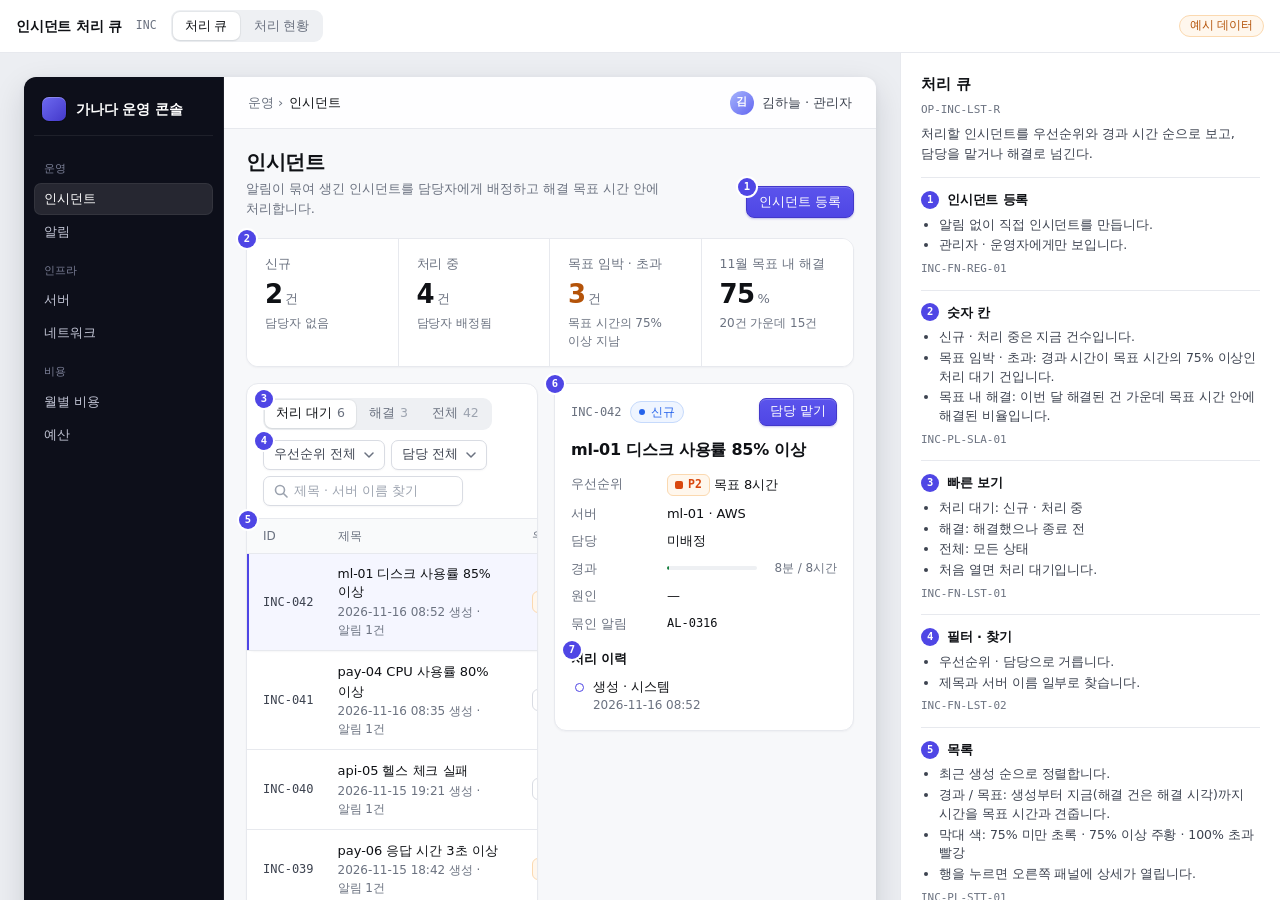
<file: juhye_song/features/ops/incident-queue/screens/prototype.html>
<!doctype html>
<html lang="ko">
<head>
<meta charset="utf-8">
<meta name="viewport" content="width=device-width,initial-scale=1">
<meta name="robots" content="noindex">
<title>인시던트 처리 큐 화면 설계서</title>
<style>/* 가나다 운영 콘솔 제품 양식 · 화면 설계서와 동작하는 콘솔이 함께 쓰는 CSS 한 장
   장 순서: 1 토큰, 2 바탕, 3 제품 틀(왼쪽 메뉴 · 머리말), 4 부품, 5 화면 설계서 틀, 6 좁은 화면.
   포털 양식(tools/site/ds/portal.css) · 포트폴리오 양식과 따로 둔다. 제품은 남색 메뉴 + 인디고 포인트로 알아본다.
   원칙: 차가운 중립 회색, 얇은 선(1px · 반투명), 작고 정확한 글자(13~14px), 색은 상태와 고른 것에만. */

/* ───────── 1. 토큰 ───────── */
:root{
  --bg:#f7f8fa; --surface:#ffffff; --surface-2:#f9fafb; --surface-3:#eef0f3;
  --ink:#0f1115; --ink-2:#3d4350; --ink-3:#6b7280; --ink-4:#9ca3af;
  --line:#e7e9ee; --line-2:#d9dce3; --line-3:#c4c8d1;
  --acc:#4f46e5; --acc-2:#4338ca; --acc-ink:#3730a3; --acc-soft:#eef0ff; --acc-line:#c7cbf8;
  --nav:#0d0f1a; --nav-2:#151827; --nav-line:rgba(255,255,255,.07); --nav-ink:#c3c6d6; --nav-ink-2:#7c8098; --nav-on:#ffffff; --nav-hi:rgba(255,255,255,.07);
  /* 상태 색: 정해진 뜻에만 쓴다(STATUS-02) */
  --ok:#15803d; --ok-soft:#ecfdf3; --ok-line:#bbf0cf; --warn:#b45309; --warn-soft:#fff7ed; --warn-line:#fbd9b0;
  --bad:#c81e1e; --bad-soft:#fef2f2; --bad-line:#fbcaca; --info:#2563eb; --info-soft:#eff5ff; --info-line:#c6dafc;
  --mute:#6b7280; --mute-soft:#f3f4f6; --mute-line:#e3e5ea;
  /* 우선순위 */
  --p1:#c81e1e; --p2:#d9480f; --p3:#b7791f; --p4:#6b7280;
  /* 클라우드 계열(차트) */
  --c1:#5b5bd6; --c2:#12a594; --c3:#e5763a; --c4:#9ca3af;
  --r-s:6px; --r-m:8px; --r-l:12px;
  --sh:0 1px 2px rgba(16,24,40,.04);
  --sh-2:0 1px 2px rgba(16,24,40,.04),0 4px 12px rgba(16,24,40,.06);
  --sh-3:0 12px 32px rgba(16,24,40,.14),0 2px 6px rgba(16,24,40,.06);
  --f:"Pretendard Variable","Pretendard","Apple SD Gothic Neo","Noto Sans KR",system-ui,sans-serif;
  --mono:"JetBrains Mono","SF Mono",ui-monospace,Menlo,Consolas,monospace;
}

/* ───────── 2. 바탕 ───────── */
*{box-sizing:border-box}
html,body{margin:0}
body{font:13.5px/1.5 var(--f);letter-spacing:-.003em;color:var(--ink);background:var(--bg);word-break:keep-all;overflow-wrap:break-word;-webkit-font-smoothing:antialiased;text-rendering:optimizeLegibility}
h1,h2,h3{margin:0;font-weight:600;letter-spacing:-.015em;text-wrap:balance}
button{font:inherit;cursor:pointer}
a{color:inherit}
.mono{font-family:var(--mono);font-size:12px;letter-spacing:0}
.num{font-variant-numeric:tabular-nums}
.muted{color:var(--ink-3)}
::selection{background:var(--acc-soft)}

/* ───────── 3. 제품 틀 ───────── */
.app{display:grid;grid-template-columns:232px 1fr;min-height:100%;background:var(--bg)}
.nav{background:var(--nav);color:var(--nav-ink);padding:12px 10px 14px;display:flex;flex-direction:column;gap:1px;border-right:1px solid var(--nav-line)}
.nav .logo{display:flex;align-items:center;gap:10px;margin:0 0 10px;padding:8px 8px 14px;color:var(--nav-on);font-weight:600;font-size:14px;letter-spacing:-.01em;border-bottom:1px solid var(--nav-line)}
.nav .logo i{width:24px;height:24px;border-radius:7px;background:linear-gradient(135deg,#6d6af0,#4338ca);box-shadow:inset 0 1px 0 rgba(255,255,255,.25),0 0 0 1px rgba(0,0,0,.3);display:inline-block;flex:none}
.nav .logo small{display:block;font-size:11.5px;font-weight:400;color:var(--nav-ink-2);letter-spacing:0}
.nav .grp{font-size:11px;font-weight:500;color:var(--nav-ink-2);padding:14px 10px 4px;letter-spacing:.02em}
.nav a{display:flex;align-items:center;gap:10px;height:32px;padding:0 10px;border-radius:7px;color:var(--nav-ink);text-decoration:none;font-size:13px;transition:background .12s,color .12s}
.nav a svg{width:16px;height:16px;flex:none;opacity:.75}
.nav a:hover{background:var(--nav-hi);color:var(--nav-on)}
.nav a.on{background:rgba(255,255,255,.1);color:var(--nav-on);font-weight:500;box-shadow:inset 0 0 0 1px rgba(255,255,255,.06)}
.nav a.on svg{opacity:1}
.main{min-width:0;display:flex;flex-direction:column}
.top{height:52px;display:flex;align-items:center;gap:12px;padding:0 24px;border-bottom:1px solid var(--line);background:rgba(255,255,255,.85);backdrop-filter:saturate(1.8) blur(10px)}
.top .crumb{color:var(--ink-3);font-size:13px;display:flex;align-items:center;gap:6px}
.top .crumb b{color:var(--ink);font-weight:500}
.top .sp{flex:1}
.top .who{display:flex;align-items:center;gap:8px;font-size:13px;color:var(--ink-2)}
.top .who i{width:24px;height:24px;border-radius:50%;background:linear-gradient(135deg,#a5b4fc,#6366f1);color:#fff;display:grid;place-items:center;font-style:normal;font-weight:600;font-size:11px;flex:none}
.page{padding:24px 28px 40px;display:flex;flex-direction:column;gap:16px;max-width:1600px;width:100%}
.phead{display:flex;align-items:flex-end;gap:12px;padding-bottom:4px}
.phead h1{font-size:20px;line-height:1.3}
.phead p{margin:4px 0 0;color:var(--ink-3);font-size:13px}
.phead .sp{flex:1}

/* ───────── 4. 부품 ───────── */
.btn{display:inline-flex;align-items:center;justify-content:center;gap:6px;height:32px;padding:0 12px;border-radius:var(--r-m);border:1px solid var(--line-2);background:var(--surface);color:var(--ink);font-weight:500;font-size:13px;box-shadow:var(--sh);transition:background .12s,border-color .12s,box-shadow .12s}
.btn:hover{background:var(--surface-2);border-color:var(--line-3)}
.btn.pri{background:linear-gradient(180deg,#5b54ec,#4f46e5);border-color:#4338ca;color:#fff;box-shadow:inset 0 1px 0 rgba(255,255,255,.18),0 1px 2px rgba(67,56,202,.3)}
.btn.pri:hover{background:linear-gradient(180deg,#4f46e5,#4338ca)}
.btn.sm{height:28px;padding:0 10px;font-size:12.5px;border-radius:7px}
.card{background:var(--surface);border:1px solid var(--line);border-radius:var(--r-l);box-shadow:var(--sh)}
.card>.hd{display:flex;align-items:center;gap:8px;padding:14px 16px 0}
.card>.hd h2{font-size:14px;font-weight:600}
.card>.hd .sp{flex:1}
.card>.bd{padding:12px 16px 16px}
.kpis{display:grid;grid-template-columns:repeat(4,1fr);gap:0;background:var(--surface);border:1px solid var(--line);border-radius:var(--r-l);box-shadow:var(--sh);overflow:hidden}
.kpis>.kpi{border:0;border-radius:0;box-shadow:none;border-right:1px solid var(--line)}
.kpis>.kpi:last-child{border-right:0}
.kpi{padding:16px 18px}
.kpi .k{font-size:12.5px;color:var(--ink-3);font-weight:500;display:flex;align-items:center;gap:6px}
.kpi .v{font-size:26px;font-weight:600;letter-spacing:-.025em;margin-top:6px;font-variant-numeric:tabular-nums;line-height:1.15}
.kpi .v small{font-size:13px;font-weight:500;color:var(--ink-3);margin-left:3px;letter-spacing:0}
.kpi .s{font-size:12px;color:var(--ink-3);margin-top:4px}
.kpi.bad .v{color:var(--bad)} .kpi.warn .v{color:var(--warn)}
.seg{display:inline-flex;background:var(--surface-3);border-radius:9px;padding:2px;gap:2px}
.seg button{border:0;background:transparent;border-radius:7px;height:28px;padding:0 11px;font-size:12.5px;font-weight:500;color:var(--ink-3);transition:color .12s}
.seg button:hover{color:var(--ink)}
.seg button.on{background:var(--surface);color:var(--ink);box-shadow:0 1px 2px rgba(16,24,40,.08),0 0 0 1px rgba(16,24,40,.04)}
.seg button em{font-style:normal;color:var(--ink-4);margin-left:5px;font-variant-numeric:tabular-nums;font-weight:500}
.seg button.on em{color:var(--ink-3)}
.tabs{display:flex;gap:4px}
.tabs button{border:0;background:none;height:30px;padding:0 10px;border-radius:7px;font-size:13px;font-weight:500;color:var(--ink-3)}
.tabs button:hover{color:var(--ink);background:var(--surface-3)}
.tabs button.on{color:var(--ink);background:var(--surface);box-shadow:0 0 0 1px var(--line-2),var(--sh)}
.fbar{display:flex;flex-wrap:wrap;align-items:center;gap:6px}
.sel{height:30px;border:1px solid var(--line-2);border-radius:7px;background:var(--surface);padding:0 28px 0 10px;font:inherit;font-size:12.5px;color:var(--ink-2);appearance:none;box-shadow:var(--sh);
  background-image:url("data:image/svg+xml,%3Csvg xmlns='http://www.w3.org/2000/svg' width='10' height='6' fill='none' stroke='%236b7280' stroke-width='1.5' stroke-linecap='round' stroke-linejoin='round'%3E%3Cpath d='M1 1l4 4 4-4'/%3E%3C/svg%3E");background-repeat:no-repeat;background-position:right 10px center}
.sel:hover{border-color:var(--line-3)}
.search{height:30px;border:1px solid var(--line-2);border-radius:7px;padding:0 10px 0 30px;font:inherit;font-size:12.5px;min-width:200px;background:var(--surface) url("data:image/svg+xml,%3Csvg xmlns='http://www.w3.org/2000/svg' width='14' height='14' fill='none' stroke='%239ca3af' stroke-width='1.6' stroke-linecap='round'%3E%3Ccircle cx='6' cy='6' r='4.5'/%3E%3Cpath d='M9.5 9.5L13 13'/%3E%3C/svg%3E") no-repeat 10px center;box-shadow:var(--sh)}
.search::placeholder{color:var(--ink-4)}
.search:focus,.sel:focus{outline:none;border-color:var(--acc);box-shadow:0 0 0 3px rgba(79,70,229,.15)}
.applied{display:flex;flex-wrap:wrap;gap:6px;align-items:center;font-size:12.5px;color:var(--ink-3)}
.applied .tag{display:inline-flex;align-items:center;gap:4px;background:var(--acc-soft);color:var(--acc-ink);border-radius:999px;padding:2px 10px;font-weight:500}
.bdg{display:inline-flex;align-items:center;gap:6px;height:22px;padding:0 8px;border-radius:999px;font-size:12px;font-weight:500;white-space:nowrap;border:1px solid transparent}
.bdg::before{content:"";width:6px;height:6px;border-radius:50%;background:currentColor}
.bdg.ok{background:var(--ok-soft);color:var(--ok);border-color:var(--ok-line)} .bdg.warn{background:var(--warn-soft);color:var(--warn);border-color:var(--warn-line)}
.bdg.bad{background:var(--bad-soft);color:var(--bad);border-color:var(--bad-line)} .bdg.info{background:var(--info-soft);color:var(--info);border-color:var(--info-line)}
.bdg.mute{background:var(--mute-soft);color:var(--mute);border-color:var(--mute-line)}
.prio{display:inline-flex;align-items:center;gap:5px;height:22px;padding:0 7px;border-radius:6px;font-size:11.5px;font-weight:600;font-family:var(--mono);letter-spacing:0;background:var(--surface);border:1px solid var(--line-2);color:var(--ink-2)}
.prio::before{content:"";width:8px;height:8px;border-radius:2px;background:currentColor}
.prio.P1{color:var(--p1);border-color:var(--bad-line);background:var(--bad-soft)} .prio.P2{color:var(--p2);border-color:var(--warn-line);background:var(--warn-soft)}
.prio.P3{color:var(--p3)} .prio.P4{color:var(--p4)}
.tbl{width:100%;border-collapse:separate;border-spacing:0;font-size:13px}
.tbl th{text-align:left;font-weight:500;color:var(--ink-3);font-size:12px;padding:8px 12px;border-bottom:1px solid var(--line);background:var(--surface-2);white-space:nowrap}
.tbl th:first-child,.tbl td:first-child{padding-left:16px}
.tbl th:last-child,.tbl td:last-child{padding-right:16px}
.tbl td{padding:11px 12px;border-bottom:1px solid var(--line);vertical-align:middle;color:var(--ink-2)}
.tbl tr:last-child td{border-bottom:0}
.tbl tr.row{cursor:pointer;transition:background .1s}
.tbl tr.row:hover td{background:var(--surface-2)}
.tbl tr.sel td{background:#f5f6ff}
.tbl tr.sel td:first-child{box-shadow:inset 2px 0 0 var(--acc)}
.tbl td.r,.tbl th.r{text-align:right}
.tbl .ttl{font-weight:500;color:var(--ink)}
.tbl .sub{font-size:12px;color:var(--ink-3);margin-top:1px}
.tblwrap{overflow:auto;border-top:1px solid var(--line)}
.card>.bd>.tblwrap:first-child{margin-top:2px}
.pager{display:flex;align-items:center;gap:8px;justify-content:flex-end;padding:10px 16px;font-size:12px;color:var(--ink-3);border-top:1px solid var(--line)}
.elapsed{display:flex;align-items:center;gap:10px;min-width:160px}
.elapsed .bar{position:relative;flex:1;height:4px;border-radius:2px;background:var(--surface-3);overflow:hidden}
.elapsed .bar i{position:absolute;left:0;top:0;bottom:0;border-radius:2px;background:var(--ok)}
.elapsed .bar i.warn{background:#f59e0b} .elapsed .bar i.bad{background:var(--bad)}
.elapsed span{font-size:12px;color:var(--ink-3);white-space:nowrap;font-variant-numeric:tabular-nums;min-width:70px;text-align:right}
.split{display:grid;grid-template-columns:minmax(0,1fr) 340px;gap:16px;align-items:start}
.panel{position:sticky;top:68px}
.panel .hd{flex-wrap:wrap}
.kv{display:grid;grid-template-columns:84px 1fr;gap:8px 12px;font-size:13px;margin:0}
.kv dt{color:var(--ink-3)} .kv dd{margin:0;color:var(--ink);min-width:0}
.tl{list-style:none;margin:0;padding:0}
.tl li{position:relative;padding:0 0 14px 22px;font-size:13px;color:var(--ink)}
.tl li::before{content:"";position:absolute;left:4px;top:6px;width:7px;height:7px;border-radius:50%;background:var(--surface);border:1.5px solid var(--acc)}
.tl li:not(:last-child)::after{content:"";position:absolute;left:7.5px;top:16px;bottom:2px;width:1px;background:var(--line-2)}
.tl li:last-child{padding-bottom:0}
.tl li b{font-weight:500} .tl li span{display:block;font-size:12px;color:var(--ink-3);font-variant-numeric:tabular-nums}
.spark{display:block}
.chart{width:100%;display:block}
.legend{display:flex;gap:14px;font-size:12px;color:var(--ink-3);flex-wrap:wrap}
.legend i{display:inline-block;width:8px;height:8px;border-radius:2px;margin-right:6px;vertical-align:0}
.meter{height:4px;border-radius:2px;background:var(--surface-3);overflow:hidden;width:72px;display:inline-block;vertical-align:middle;margin-right:6px}
.meter i{display:block;height:100%;background:var(--c1);border-radius:2px}
.meter i.warn{background:#f59e0b} .meter i.bad{background:var(--bad)}
.delta{font-weight:500;font-variant-numeric:tabular-nums}
.delta.up{color:var(--bad)} .delta.down{color:var(--ok)}
.empty{padding:40px 16px;text-align:center;color:var(--ink-3);font-size:13px}

/* ───────── 5. 화면 설계서 틀 ───────── */
.sb{display:grid;grid-template-rows:auto 1fr;height:100vh;background:#eceef2}
.sb-top{display:flex;align-items:center;gap:14px;padding:10px 16px;background:var(--surface);border-bottom:1px solid var(--line)}
.sb-top h1{font-size:14px}
.sb-top .code{font-family:var(--mono);font-size:11.5px;color:var(--ink-3)}
.sb-top .sp{flex:1}
.sb-top .sample{font-size:11.5px;color:var(--warn);background:var(--warn-soft);border:1px solid var(--warn-line);border-radius:999px;padding:1px 10px;font-weight:500}
.sb-scr{display:flex;gap:2px;background:var(--surface-3);border-radius:9px;padding:2px}
.sb-scr button{border:0;background:transparent;border-radius:7px;height:28px;padding:0 12px;font-size:12.5px;font-weight:500;color:var(--ink-3)}
.sb-scr button.on{background:var(--surface);color:var(--ink);box-shadow:0 1px 2px rgba(16,24,40,.08),0 0 0 1px rgba(16,24,40,.04)}
.sb-body{display:grid;grid-template-columns:1fr 380px;min-height:0}
.sb-canvas{overflow:auto;padding:24px}
.sb-frame{position:relative;width:1280px;max-width:100%;margin:0 auto;border-radius:12px;overflow:hidden;box-shadow:var(--sh-3);background:var(--bg)}
.sb-desc{background:var(--surface);border-left:1px solid var(--line);overflow:auto;padding:20px 20px 40px}
.sb-desc h2{font-size:15px}
.sb-desc .purpose{color:var(--ink-2);font-size:13px;margin:6px 0 14px}
.sb-desc .spot{border-top:1px solid var(--line);padding:12px 0}
.sb-desc .spot h3{display:flex;align-items:center;gap:8px;font-size:13px}
.sb-desc .spot ul{margin:6px 0 0;padding-left:18px;font-size:12.5px;color:var(--ink-2)}
.sb-desc .spot li{margin:2px 0}
.sb-desc .spot.hi{background:var(--acc-soft);margin:0 -20px;padding:12px 20px}
.sb-desc .ids{font-family:var(--mono);font-size:11px;color:var(--ink-3);margin-top:6px}
.sb-desc .opt{display:flex;align-items:center;gap:6px;font-size:12.5px;color:var(--ink-3);margin-top:10px}
.mk{display:inline-grid;place-items:center;min-width:18px;height:18px;border-radius:9px;background:var(--acc);color:#fff;font-size:10.5px;font-weight:600;font-family:var(--mono);padding:0 5px}
.sb-frame .mk{position:absolute;z-index:5;box-shadow:0 0 0 2px #fff;cursor:pointer}
.sb.nomk .sb-frame .mk{display:none}
[data-spot].spot-hi{outline:2px solid var(--acc);outline-offset:2px;border-radius:6px}

/* ───────── 6. 좁은 화면 ───────── */
@media (max-width:1100px){.sb-body{grid-template-columns:1fr}.sb-desc{border-left:0;border-top:1px solid var(--line)}.split{grid-template-columns:minmax(0,1fr)}.panel{position:static}}
@media (max-width:760px){.app{grid-template-columns:minmax(0,1fr)}.search{min-width:0;flex:1}.fbar{width:100%}.nav{display:none}.kpis{grid-template-columns:repeat(2,1fr)}.kpis>.kpi:nth-child(2){border-right:0}.kpis>.kpi:nth-child(-n+2){border-bottom:1px solid var(--line)}.sb-canvas{padding:8px}}
.seg button,.tbl .mono,.bdg,.btn{white-space:nowrap}
.card>.hd{flex-wrap:wrap;row-gap:10px}
.tbl td.num,.tbl td.r{white-space:nowrap}
/* 화면 설계서 틀(1280px) 안에서는 메뉴 · 상세 패널을 좁혀 목록 칸을 지킨다 */
.sb-frame .app{grid-template-columns:200px minmax(0,1fr)}
.sb-frame .split{grid-template-columns:minmax(0,1fr) 300px}
.sb-frame .page{padding:20px 22px 32px}
.tbl .ttl{min-width:170px}
</style>
</head>
<body>
<div class="sb" id="sb">
  <div class="sb-top">
    <h1>인시던트 처리 큐</h1><span class="code">INC</span>
    <div class="sb-scr" id="scrs"></div>
    <span class="sp"></span>
    <span class="sample">예시 데이터</span>
  </div>
  <div class="sb-body">
    <div class="sb-canvas"><div class="sb-frame" id="frame"></div></div>
    <aside class="sb-desc" id="desc"></aside>
  </div>
</div>
<script>
const DATA = {"now":"2026-11-16 09:00","users":[{"id":"U01","name":"김하늘","email":"user01@example.com","dept":"인프라운영팀","role":"관리자"},{"id":"U02","name":"이예린","email":"user02@example.com","dept":"인프라운영팀","role":"관리자"},{"id":"U03","name":"박건우","email":"user03@example.com","dept":"데이터팀","role":"운영자"},{"id":"U04","name":"최지호","email":"user04@example.com","dept":"고객지원팀","role":"조회자"},{"id":"U05","name":"정주원","email":"user05@example.com","dept":"인프라운영팀","role":"관리자"},{"id":"U06","name":"강도윤","email":"user06@example.com","dept":"플랫폼개발팀","role":"운영자"},{"id":"U07","name":"조시우","email":"user07@example.com","dept":"주문서비스팀","role":"운영자"},{"id":"U08","name":"윤수아","email":"user08@example.com","dept":"데이터팀","role":"조회자"},{"id":"U09","name":"장민준","email":"user09@example.com","dept":"고객지원팀","role":"관리자"},{"id":"U10","name":"임채원","email":"user10@example.com","dept":"인프라운영팀","role":"운영자"},{"id":"U11","name":"한서연","email":"user11@example.com","dept":"플랫폼개발팀","role":"운영자"},{"id":"U12","name":"오다은","email":"user12@example.com","dept":"주문서비스팀","role":"조회자"}],"projects":[{"id":"PRJ-01","name":"쇼핑몰 웹","dept":"주문서비스팀"},{"id":"PRJ-02","name":"주문 API","dept":"주문서비스팀"},{"id":"PRJ-03","name":"결제 연동","dept":"플랫폼개발팀"},{"id":"PRJ-04","name":"회원 인증","dept":"플랫폼개발팀"},{"id":"PRJ-05","name":"추천 분석","dept":"데이터팀"},{"id":"PRJ-06","name":"데이터 웨어하우스","dept":"데이터팀"},{"id":"PRJ-07","name":"상담 챗봇","dept":"고객지원팀"},{"id":"PRJ-08","name":"공통 인프라","dept":"인프라운영팀"}],"incidents":[{"id":"INC-001","title":"infra-04 CPU 사용률 80% 이상","priority":"P4","state":"종료","server":"SV-052","project":"PRJ-08","assignee":"U11","opened":"2026-10-18 05:19","resolved":"2026-10-20 00:31","target_hours":72,"within_target":true,"cause":"배포 후 설정 누락","alerts":["AL-0009"],"timeline":[{"time":"2026-10-18 05:19","event":"생성","by":"시스템"},{"time":"2026-10-18 05:49","event":"처리 시작","by":"한서연"},{"time":"2026-10-20 00:31","event":"해결","by":"한서연"},{"time":"2026-10-21 08:31","event":"종료","by":"강도윤"}]},{"id":"INC-002","title":"pay-08 디스크 사용률 85% 이상","priority":"P4","state":"종료","server":"SV-020","project":"PRJ-03","assignee":"U11","opened":"2026-10-18 06:44","resolved":"2026-10-18 21:08","target_hours":72,"within_target":true,"cause":"메모리 누수","alerts":["AL-0011","AL-0013"],"timeline":[{"time":"2026-10-18 06:44","event":"생성","by":"시스템"},{"time":"2026-10-18 07:18","event":"처리 시작","by":"한서연"},{"time":"2026-10-18 21:08","event":"해결","by":"한서연"},{"time":"2026-10-19 02:08","event":"종료","by":"김하늘"}]},{"id":"INC-003","title":"dw-03 CPU 사용률 80% 이상","priority":"P3","state":"종료","server":"SV-037","project":"PRJ-06","assignee":"U09","opened":"2026-10-18 08:44","resolved":"2026-10-18 23:08","target_hours":24,"within_target":true,"cause":"인증서 갱신 누락","alerts":["AL-0016"],"timeline":[{"time":"2026-10-18 08:44","event":"생성","by":"시스템"},{"time":"2026-10-18 09:24","event":"처리 시작","by":"장민준"},{"time":"2026-10-18 23:08","event":"해결","by":"장민준"},{"time":"2026-10-22 03:08","event":"종료","by":"한서연"}]},{"id":"INC-004","title":"api-03 응답 시간 3초 이상","priority":"P4","state":"종료","server":"SV-009","project":"PRJ-02","assignee":"U03","opened":"2026-10-19 04:54","resolved":"2026-10-20 09:42","target_hours":72,"within_target":true,"cause":"네트워크 장비 점검 영향","alerts":["AL-0028"],"timeline":[{"time":"2026-10-19 04:54","event":"생성","by":"시스템"},{"time":"2026-10-19 05:25","event":"처리 시작","by":"박건우"},{"time":"2026-10-20 09:42","event":"해결","by":"박건우"},{"time":"2026-10-24 02:42","event":"종료","by":"박건우"}]},{"id":"INC-005","title":"pay-07 CPU 사용률 80% 이상","priority":"P3","state":"종료","server":"SV-019","project":"PRJ-03","assignee":"U02","opened":"2026-10-21 01:42","resolved":"2026-10-22 08:54","target_hours":24,"within_target":false,"cause":"메모리 누수","alerts":["AL-0043"],"timeline":[{"time":"2026-10-21 01:42","event":"생성","by":"시스템"},{"time":"2026-10-21 02:12","event":"처리 시작","by":"이예린"},{"time":"2026-10-22 08:54","event":"해결","by":"이예린"},{"time":"2026-10-23 03:54","event":"종료","by":"임채원"}]},{"id":"INC-006","title":"auth-06 CPU 사용률 90% 이상","priority":"P3","state":"종료","server":"SV-026","project":"PRJ-04","assignee":"U05","opened":"2026-10-21 03:45","resolved":"2026-10-21 08:33","target_hours":24,"within_target":true,"cause":"인증서 갱신 누락","alerts":["AL-0045"],"timeline":[{"time":"2026-10-21 03:45","event":"생성","by":"시스템"},{"time":"2026-10-21 04:14","event":"처리 시작","by":"정주원"},{"time":"2026-10-21 08:33","event":"해결","by":"정주원"},{"time":"2026-10-21 13:33","event":"종료","by":"장민준"}]},{"id":"INC-007","title":"api-02 메모리 사용률 90% 이상","priority":"P1","state":"종료","server":"SV-008","project":"PRJ-02","assignee":"U07","opened":"2026-10-21 07:01","resolved":"2026-10-21 08:37","target_hours":4,"within_target":true,"cause":"외부 결제사 지연","alerts":["AL-0049"],"timeline":[{"time":"2026-10-21 07:01","event":"생성","by":"시스템"},{"time":"2026-10-21 07:07","event":"처리 시작","by":"조시우"},{"time":"2026-10-21 08:37","event":"해결","by":"조시우"},{"time":"2026-10-24 06:37","event":"종료","by":"임채원"}]},{"id":"INC-008","title":"api-03 응답 시간 3초 이상","priority":"P4","state":"종료","server":"SV-009","project":"PRJ-02","assignee":"U11","opened":"2026-10-23 21:18","resolved":"2026-10-27 18:54","target_hours":72,"within_target":false,"cause":"원인 조사 중","alerts":["AL-0071"],"timeline":[{"time":"2026-10-23 21:18","event":"생성","by":"시스템"},{"time":"2026-10-23 21:23","event":"처리 시작","by":"한서연"},{"time":"2026-10-27 18:54","event":"해결","by":"한서연"},{"time":"2026-10-27 22:54","event":"종료","by":"정주원"}]},{"id":"INC-009","title":"auth-08 CPU 사용률 90% 이상","priority":"P1","state":"종료","server":"SV-028","project":"PRJ-04","assignee":"U06","opened":"2026-10-24 10:16","resolved":"2026-10-24 13:52","target_hours":4,"within_target":true,"cause":"인증서 갱신 누락","alerts":["AL-0076"],"timeline":[{"time":"2026-10-24 10:16","event":"생성","by":"시스템"},{"time":"2026-10-24 10:59","event":"처리 시작","by":"강도윤"},{"time":"2026-10-24 13:52","event":"해결","by":"강도윤"},{"time":"2026-10-25 00:52","event":"종료","by":"정주원"}]},{"id":"INC-010","title":"api-03 CPU 사용률 80% 이상","priority":"P3","state":"종료","server":"SV-009","project":"PRJ-02","assignee":"U10","opened":"2026-10-25 13:01","resolved":"2026-10-25 17:49","target_hours":24,"within_target":true,"cause":"네트워크 장비 점검 영향","alerts":["AL-0088"],"timeline":[{"time":"2026-10-25 13:01","event":"생성","by":"시스템"},{"time":"2026-10-25 13:34","event":"처리 시작","by":"임채원"},{"time":"2026-10-25 17:49","event":"해결","by":"임채원"},{"time":"2026-10-26 04:49","event":"종료","by":"김하늘"}]},{"id":"INC-011","title":"web-01 응답 시간 3초 이상","priority":"P4","state":"종료","server":"SV-001","project":"PRJ-01","assignee":"U03","opened":"2026-10-26 16:30","resolved":"2026-11-01 16:30","target_hours":72,"within_target":false,"cause":"메모리 누수","alerts":["AL-0095"],"timeline":[{"time":"2026-10-26 16:30","event":"생성","by":"시스템"},{"time":"2026-10-26 17:14","event":"처리 시작","by":"박건우"},{"time":"2026-11-01 16:30","event":"해결","by":"박건우"},{"time":"2026-11-04 19:30","event":"종료","by":"정주원"}]},{"id":"INC-012","title":"api-03 응답 시간 3초 이상","priority":"P3","state":"종료","server":"SV-009","project":"PRJ-02","assignee":"U01","opened":"2026-10-26 20:50","resolved":"2026-10-27 11:14","target_hours":24,"within_target":true,"cause":"원인 조사 중","alerts":["AL-0098"],"timeline":[{"time":"2026-10-26 20:50","event":"생성","by":"시스템"},{"time":"2026-10-26 21:31","event":"처리 시작","by":"김하늘"},{"time":"2026-10-27 11:14","event":"해결","by":"김하늘"},{"time":"2026-10-28 21:14","event":"종료","by":"김하늘"}]},{"id":"INC-013","title":"bot-03 CPU 사용률 80% 이상","priority":"P3","state":"종료","server":"SV-043","project":"PRJ-07","assignee":"U11","opened":"2026-10-27 13:10","resolved":"2026-10-28 20:22","target_hours":24,"within_target":false,"cause":"트래픽 급증","alerts":["AL-0106"],"timeline":[{"time":"2026-10-27 13:10","event":"생성","by":"시스템"},{"time":"2026-10-27 13:57","event":"처리 시작","by":"한서연"},{"time":"2026-10-28 20:22","event":"해결","by":"한서연"},{"time":"2026-10-29 15:22","event":"종료","by":"이예린"}]},{"id":"INC-014","title":"api-03 응답 시간 3초 이상","priority":"P4","state":"종료","server":"SV-009","project":"PRJ-02","assignee":"U02","opened":"2026-10-28 02:05","resolved":"2026-10-29 21:17","target_hours":72,"within_target":true,"cause":"외부 결제사 지연","alerts":["AL-0112"],"timeline":[{"time":"2026-10-28 02:05","event":"생성","by":"시스템"},{"time":"2026-10-28 02:14","event":"처리 시작","by":"이예린"},{"time":"2026-10-29 21:17","event":"해결","by":"이예린"},{"time":"2026-11-02 17:17","event":"종료","by":"한서연"}]},{"id":"INC-015","title":"pay-08 디스크 사용률 85% 이상","priority":"P4","state":"종료","server":"SV-020","project":"PRJ-03","assignee":"U01","opened":"2026-10-28 18:11","resolved":"2026-11-01 15:47","target_hours":72,"within_target":false,"cause":"인증서 갱신 누락","alerts":["AL-0119","AL-0121"],"timeline":[{"time":"2026-10-28 18:11","event":"생성","by":"시스템"},{"time":"2026-10-28 18:54","event":"처리 시작","by":"김하늘"},{"time":"2026-11-01 15:47","event":"해결","by":"김하늘"},{"time":"2026-11-04 22:47","event":"종료","by":"조시우"}]},{"id":"INC-016","title":"api-02 디스크 사용률 85% 이상","priority":"P4","state":"종료","server":"SV-008","project":"PRJ-02","assignee":"U10","opened":"2026-10-29 03:51","resolved":"2026-11-04 03:51","target_hours":72,"within_target":false,"cause":"DB 연결 수 초과","alerts":["AL-0124"],"timeline":[{"time":"2026-10-29 03:51","event":"생성","by":"시스템"},{"time":"2026-10-29 04:37","event":"처리 시작","by":"임채원"},{"time":"2026-11-04 03:51","event":"해결","by":"임채원"},{"time":"2026-11-04 19:51","event":"종료","by":"한서연"}]},{"id":"INC-017","title":"auth-03 디스크 사용률 85% 이상","priority":"P4","state":"종료","server":"SV-023","project":"PRJ-04","assignee":"U10","opened":"2026-10-29 06:16","resolved":"2026-10-30 11:04","target_hours":72,"within_target":true,"cause":"디스크 가득 참","alerts":["AL-0125"],"timeline":[{"time":"2026-10-29 06:16","event":"생성","by":"시스템"},{"time":"2026-10-29 07:01","event":"처리 시작","by":"임채원"},{"time":"2026-10-30 11:04","event":"해결","by":"임채원"},{"time":"2026-11-03 10:04","event":"종료","by":"정주원"}]},{"id":"INC-018","title":"auth-08 CPU 사용률 90% 이상","priority":"P2","state":"종료","server":"SV-028","project":"PRJ-04","assignee":"U11","opened":"2026-10-30 03:18","resolved":"2026-10-30 10:30","target_hours":8,"within_target":true,"cause":"네트워크 장비 점검 영향","alerts":["AL-0137"],"timeline":[{"time":"2026-10-30 03:18","event":"생성","by":"시스템"},{"time":"2026-10-30 03:44","event":"처리 시작","by":"한서연"},{"time":"2026-10-30 10:30","event":"해결","by":"한서연"},{"time":"2026-10-31 18:30","event":"종료","by":"임채원"}]},{"id":"INC-019","title":"dw-03 CPU 사용률 80% 이상","priority":"P2","state":"종료","server":"SV-037","project":"PRJ-06","assignee":"U09","opened":"2026-10-30 11:01","resolved":"2026-10-30 18:13","target_hours":8,"within_target":true,"cause":"메모리 누수","alerts":["AL-0142"],"timeline":[{"time":"2026-10-30 11:01","event":"생성","by":"시스템"},{"time":"2026-10-30 11:08","event":"처리 시작","by":"장민준"},{"time":"2026-10-30 18:13","event":"해결","by":"장민준"},{"time":"2026-10-31 06:13","event":"종료","by":"정주원"}]},{"id":"INC-020","title":"api-03 디스크 사용률 85% 이상","priority":"P4","state":"종료","server":"SV-009","project":"PRJ-02","assignee":"U11","opened":"2026-10-30 21:15","resolved":"2026-11-01 16:27","target_hours":72,"within_target":true,"cause":"배포 후 설정 누락","alerts":["AL-0146"],"timeline":[{"time":"2026-10-30 21:15","event":"생성","by":"시스템"},{"time":"2026-10-30 22:13","event":"처리 시작","by":"한서연"},{"time":"2026-11-01 16:27","event":"해결","by":"한서연"},{"time":"2026-11-02 04:27","event":"종료","by":"임채원"}]},{"id":"INC-021","title":"api-04 CPU 사용률 80% 이상","priority":"P3","state":"종료","server":"SV-010","project":"PRJ-02","assignee":"U06","opened":"2026-10-30 23:49","resolved":"2026-11-01 07:01","target_hours":24,"within_target":false,"cause":"인증서 갱신 누락","alerts":["AL-0148"],"timeline":[{"time":"2026-10-30 23:49","event":"생성","by":"시스템"},{"time":"2026-10-31 00:35","event":"처리 시작","by":"강도윤"},{"time":"2026-11-01 07:01","event":"해결","by":"강도윤"},{"time":"2026-11-02 22:01","event":"종료","by":"김하늘"}]},{"id":"INC-022","title":"ml-02 CPU 사용률 80% 이상","priority":"P3","state":"종료","server":"SV-031","project":"PRJ-05","assignee":"U06","opened":"2026-10-31 23:53","resolved":"2026-11-01 21:29","target_hours":24,"within_target":true,"cause":"디스크 가득 참","alerts":["AL-0163"],"timeline":[{"time":"2026-10-31 23:53","event":"생성","by":"시스템"},{"time":"2026-11-01 00:42","event":"처리 시작","by":"강도윤"},{"time":"2026-11-01 21:29","event":"해결","by":"강도윤"},{"time":"2026-11-03 04:29","event":"종료","by":"정주원"}]},{"id":"INC-023","title":"web-02 CPU 사용률 80% 이상","priority":"P4","state":"종료","server":"SV-002","project":"PRJ-01","assignee":"U07","opened":"2026-11-01 15:49","resolved":"2026-11-02 20:37","target_hours":72,"within_target":true,"cause":"메모리 누수","alerts":["AL-0167"],"timeline":[{"time":"2026-11-01 15:49","event":"생성","by":"시스템"},{"time":"2026-11-01 16:37","event":"처리 시작","by":"조시우"},{"time":"2026-11-02 20:37","event":"해결","by":"조시우"},{"time":"2026-11-03 11:37","event":"종료","by":"조시우"}]},{"id":"INC-024","title":"pay-07 CPU 사용률 90% 이상","priority":"P4","state":"종료","server":"SV-019","project":"PRJ-03","assignee":"U09","opened":"2026-11-03 02:45","resolved":"2026-11-07 00:21","target_hours":72,"within_target":false,"cause":"배치 작업 겹침","alerts":["AL-0181","AL-0182"],"timeline":[{"time":"2026-11-03 02:45","event":"생성","by":"시스템"},{"time":"2026-11-03 03:44","event":"처리 시작","by":"장민준"},{"time":"2026-11-07 00:21","event":"해결","by":"장민준"},{"time":"2026-11-10 08:21","event":"종료","by":"정주원"}]},{"id":"INC-025","title":"bot-05 CPU 사용률 90% 이상","priority":"P2","state":"종료","server":"SV-045","project":"PRJ-07","assignee":"U06","opened":"2026-11-03 11:49","resolved":"2026-11-03 16:37","target_hours":8,"within_target":true,"cause":"네트워크 장비 점검 영향","alerts":["AL-0183"],"timeline":[{"time":"2026-11-03 11:49","event":"생성","by":"시스템"},{"time":"2026-11-03 12:27","event":"처리 시작","by":"강도윤"},{"time":"2026-11-03 16:37","event":"해결","by":"강도윤"},{"time":"2026-11-04 18:37","event":"종료","by":"강도윤"}]},{"id":"INC-026","title":"web-06 메모리 사용률 90% 이상","priority":"P2","state":"종료","server":"SV-006","project":"PRJ-01","assignee":"U03","opened":"2026-11-04 06:44","resolved":"2026-11-04 13:56","target_hours":8,"within_target":true,"cause":"네트워크 장비 점검 영향","alerts":["AL-0187"],"timeline":[{"time":"2026-11-04 06:44","event":"생성","by":"시스템"},{"time":"2026-11-04 07:25","event":"처리 시작","by":"박건우"},{"time":"2026-11-04 13:56","event":"해결","by":"박건우"},{"time":"2026-11-07 16:56","event":"종료","by":"정주원"}]},{"id":"INC-027","title":"web-06 CPU 사용률 80% 이상","priority":"P4","state":"종료","server":"SV-006","project":"PRJ-01","assignee":"U06","opened":"2026-11-04 13:53","resolved":"2026-11-05 04:17","target_hours":72,"within_target":true,"cause":"DB 연결 수 초과","alerts":["AL-0193"],"timeline":[{"time":"2026-11-04 13:53","event":"생성","by":"시스템"},{"time":"2026-11-04 14:20","event":"처리 시작","by":"강도윤"},{"time":"2026-11-05 04:17","event":"해결","by":"강도윤"},{"time":"2026-11-07 23:17","event":"종료","by":"박건우"}]},{"id":"INC-028","title":"web-03 응답 시간 3초 이상","priority":"P4","state":"종료","server":"SV-003","project":"PRJ-01","assignee":"U01","opened":"2026-11-04 21:09","resolved":"2026-11-06 16:21","target_hours":72,"within_target":true,"cause":"트래픽 급증","alerts":["AL-0195"],"timeline":[{"time":"2026-11-04 21:09","event":"생성","by":"시스템"},{"time":"2026-11-04 21:22","event":"처리 시작","by":"김하늘"},{"time":"2026-11-06 16:21","event":"해결","by":"김하늘"},{"time":"2026-11-09 01:21","event":"종료","by":"임채원"}]},{"id":"INC-029","title":"api-03 응답 시간 3초 이상","priority":"P4","state":"종료","server":"SV-009","project":"PRJ-02","assignee":"U03","opened":"2026-11-05 05:51","resolved":"2026-11-07 01:03","target_hours":72,"within_target":true,"cause":"디스크 가득 참","alerts":["AL-0198"],"timeline":[{"time":"2026-11-05 05:51","event":"생성","by":"시스템"},{"time":"2026-11-05 06:23","event":"처리 시작","by":"박건우"},{"time":"2026-11-07 01:03","event":"해결","by":"박건우"},{"time":"2026-11-08 08:03","event":"종료","by":"김하늘"}]},{"id":"INC-030","title":"bot-06 디스크 사용률 85% 이상","priority":"P3","state":"종료","server":"SV-046","project":"PRJ-07","assignee":"U09","opened":"2026-11-06 02:59","resolved":"2026-11-06 17:23","target_hours":24,"within_target":true,"cause":"외부 결제사 지연","alerts":["AL-0209"],"timeline":[{"time":"2026-11-06 02:59","event":"생성","by":"시스템"},{"time":"2026-11-06 03:54","event":"처리 시작","by":"장민준"},{"time":"2026-11-06 17:23","event":"해결","by":"장민준"},{"time":"2026-11-08 16:23","event":"종료","by":"임채원"}]},{"id":"INC-031","title":"auth-09 CPU 사용률 80% 이상","priority":"P3","state":"종료","server":"SV-029","project":"PRJ-04","assignee":"U10","opened":"2026-11-06 06:46","resolved":"2026-11-06 11:34","target_hours":24,"within_target":true,"cause":"트래픽 급증","alerts":["AL-0213"],"timeline":[{"time":"2026-11-06 06:46","event":"생성","by":"시스템"},{"time":"2026-11-06 06:57","event":"처리 시작","by":"임채원"},{"time":"2026-11-06 11:34","event":"해결","by":"임채원"},{"time":"2026-11-08 16:34","event":"종료","by":"장민준"}]},{"id":"INC-032","title":"auth-08 CPU 사용률 90% 이상","priority":"P4","state":"종료","server":"SV-028","project":"PRJ-04","assignee":"U11","opened":"2026-11-09 07:12","resolved":"2026-11-12 00:00","target_hours":72,"within_target":true,"cause":"메모리 누수","alerts":["AL-0236"],"timeline":[{"time":"2026-11-09 07:12","event":"생성","by":"시스템"},{"time":"2026-11-09 07:41","event":"처리 시작","by":"한서연"},{"time":"2026-11-12 00:00","event":"해결","by":"한서연"},{"time":"2026-11-13 17:00","event":"종료","by":"정주원"}]},{"id":"INC-033","title":"bot-06 CPU 사용률 90% 이상","priority":"P2","state":"종료","server":"SV-046","project":"PRJ-07","assignee":"U07","opened":"2026-11-09 09:23","resolved":"2026-11-09 10:59","target_hours":8,"within_target":true,"cause":"인증서 갱신 누락","alerts":["AL-0238"],"timeline":[{"time":"2026-11-09 09:23","event":"생성","by":"시스템"},{"time":"2026-11-09 10:18","event":"처리 시작","by":"조시우"},{"time":"2026-11-09 10:59","event":"해결","by":"조시우"},{"time":"2026-11-09 23:59","event":"종료","by":"이예린"}]},{"id":"INC-034","title":"infra-05 디스크 사용률 85% 이상","priority":"P2","state":"해결","server":"SV-053","project":"PRJ-08","assignee":"U01","opened":"2026-11-09 20:26","resolved":"2026-11-09 23:38","target_hours":8,"within_target":true,"cause":"인증서 갱신 누락","alerts":["AL-0242"],"timeline":[{"time":"2026-11-09 20:26","event":"생성","by":"시스템"},{"time":"2026-11-09 20:46","event":"처리 시작","by":"김하늘"},{"time":"2026-11-09 23:38","event":"해결","by":"김하늘"}]},{"id":"INC-035","title":"auth-05 CPU 사용률 80% 이상","priority":"P3","state":"해결","server":"SV-025","project":"PRJ-04","assignee":"U02","opened":"2026-11-09 20:36","resolved":"2026-11-10 11:00","target_hours":24,"within_target":true,"cause":"네트워크 장비 점검 영향","alerts":["AL-0243"],"timeline":[{"time":"2026-11-09 20:36","event":"생성","by":"시스템"},{"time":"2026-11-09 20:47","event":"처리 시작","by":"이예린"},{"time":"2026-11-10 11:00","event":"해결","by":"이예린"}]},{"id":"INC-036","title":"web-06 응답 시간 3초 이상","priority":"P4","state":"해결","server":"SV-006","project":"PRJ-01","assignee":"U05","opened":"2026-11-11 05:32","resolved":"2026-11-12 10:20","target_hours":72,"within_target":true,"cause":"네트워크 장비 점검 영향","alerts":["AL-0255"],"timeline":[{"time":"2026-11-11 05:32","event":"생성","by":"시스템"},{"time":"2026-11-11 05:41","event":"처리 시작","by":"정주원"},{"time":"2026-11-12 10:20","event":"해결","by":"정주원"}]},{"id":"INC-037","title":"web-01 CPU 사용률 90% 이상","priority":"P2","state":"처리 중","server":"SV-001","project":"PRJ-01","assignee":"U06","opened":"2026-11-13 20:23","resolved":null,"target_hours":8,"within_target":null,"cause":null,"alerts":["AL-0284"],"timeline":[{"time":"2026-11-13 20:23","event":"생성","by":"시스템"},{"time":"2026-11-13 20:40","event":"처리 시작","by":"강도윤"}]},{"id":"INC-038","title":"pay-06 디스크 사용률 85% 이상","priority":"P3","state":"처리 중","server":"SV-018","project":"PRJ-03","assignee":"U05","opened":"2026-11-14 23:57","resolved":null,"target_hours":24,"within_target":null,"cause":null,"alerts":["AL-0304"],"timeline":[{"time":"2026-11-14 23:57","event":"생성","by":"시스템"},{"time":"2026-11-15 00:14","event":"처리 시작","by":"정주원"}]},{"id":"INC-039","title":"pay-06 응답 시간 3초 이상","priority":"P2","state":"처리 중","server":"SV-018","project":"PRJ-03","assignee":"U05","opened":"2026-11-15 18:42","resolved":null,"target_hours":8,"within_target":null,"cause":null,"alerts":["AL-0310"],"timeline":[{"time":"2026-11-15 18:42","event":"생성","by":"시스템"},{"time":"2026-11-15 19:28","event":"처리 시작","by":"정주원"}]},{"id":"INC-040","title":"api-05 헬스 체크 실패","priority":"P4","state":"처리 중","server":"SV-011","project":"PRJ-02","assignee":"U07","opened":"2026-11-15 19:21","resolved":null,"target_hours":72,"within_target":null,"cause":null,"alerts":["AL-0311"],"timeline":[{"time":"2026-11-15 19:21","event":"생성","by":"시스템"},{"time":"2026-11-15 20:07","event":"처리 시작","by":"조시우"}]},{"id":"INC-041","title":"pay-04 CPU 사용률 80% 이상","priority":"P4","state":"신규","server":"SV-016","project":"PRJ-03","assignee":null,"opened":"2026-11-16 08:35","resolved":null,"target_hours":72,"within_target":null,"cause":null,"alerts":["AL-0315"],"timeline":[{"time":"2026-11-16 08:35","event":"생성","by":"시스템"}]},{"id":"INC-042","title":"ml-01 디스크 사용률 85% 이상","priority":"P2","state":"신규","server":"SV-030","project":"PRJ-05","assignee":null,"opened":"2026-11-16 08:52","resolved":null,"target_hours":8,"within_target":null,"cause":null,"alerts":["AL-0316"],"timeline":[{"time":"2026-11-16 08:52","event":"생성","by":"시스템"}]}],"servers":[{"id":"SV-001","name":"web-01","cloud":"사내 서버"},{"id":"SV-002","name":"web-02","cloud":"Azure"},{"id":"SV-003","name":"web-03","cloud":"Azure"},{"id":"SV-004","name":"web-04","cloud":"사내 서버"},{"id":"SV-005","name":"web-05","cloud":"AWS"},{"id":"SV-006","name":"web-06","cloud":"AWS"},{"id":"SV-007","name":"api-01","cloud":"AWS"},{"id":"SV-008","name":"api-02","cloud":"AWS"},{"id":"SV-009","name":"api-03","cloud":"Azure"},{"id":"SV-010","name":"api-04","cloud":"AWS"},{"id":"SV-011","name":"api-05","cloud":"Azure"},{"id":"SV-012","name":"api-06","cloud":"Azure"},{"id":"SV-013","name":"pay-01","cloud":"Azure"},{"id":"SV-014","name":"pay-02","cloud":"AWS"},{"id":"SV-015","name":"pay-03","cloud":"사내 서버"},{"id":"SV-016","name":"pay-04","cloud":"AWS"},{"id":"SV-017","name":"pay-05","cloud":"AWS"},{"id":"SV-018","name":"pay-06","cloud":"Azure"},{"id":"SV-019","name":"pay-07","cloud":"Azure"},{"id":"SV-020","name":"pay-08","cloud":"사내 서버"},{"id":"SV-021","name":"auth-01","cloud":"Azure"},{"id":"SV-022","name":"auth-02","cloud":"Azure"},{"id":"SV-023","name":"auth-03","cloud":"AWS"},{"id":"SV-024","name":"auth-04","cloud":"AWS"},{"id":"SV-025","name":"auth-05","cloud":"Azure"},{"id":"SV-026","name":"auth-06","cloud":"사내 서버"},{"id":"SV-027","name":"auth-07","cloud":"AWS"},{"id":"SV-028","name":"auth-08","cloud":"사내 서버"},{"id":"SV-029","name":"auth-09","cloud":"사내 서버"},{"id":"SV-030","name":"ml-01","cloud":"AWS"},{"id":"SV-031","name":"ml-02","cloud":"AWS"},{"id":"SV-032","name":"ml-03","cloud":"AWS"},{"id":"SV-033","name":"ml-04","cloud":"AWS"},{"id":"SV-034","name":"ml-05","cloud":"AWS"},{"id":"SV-035","name":"dw-01","cloud":"AWS"},{"id":"SV-036","name":"dw-02","cloud":"AWS"},{"id":"SV-037","name":"dw-03","cloud":"AWS"},{"id":"SV-038","name":"dw-04","cloud":"AWS"},{"id":"SV-039","name":"dw-05","cloud":"AWS"},{"id":"SV-040","name":"dw-06","cloud":"사내 서버"},{"id":"SV-041","name":"bot-01","cloud":"AWS"},{"id":"SV-042","name":"bot-02","cloud":"AWS"},{"id":"SV-043","name":"bot-03","cloud":"AWS"},{"id":"SV-044","name":"bot-04","cloud":"AWS"},{"id":"SV-045","name":"bot-05","cloud":"AWS"},{"id":"SV-046","name":"bot-06","cloud":"Azure"},{"id":"SV-047","name":"bot-07","cloud":"Azure"},{"id":"SV-048","name":"bot-08","cloud":"Azure"},{"id":"SV-049","name":"infra-01","cloud":"AWS"},{"id":"SV-050","name":"infra-02","cloud":"AWS"},{"id":"SV-051","name":"infra-03","cloud":"AWS"},{"id":"SV-052","name":"infra-04","cloud":"AWS"},{"id":"SV-053","name":"infra-05","cloud":"AWS"},{"id":"SV-054","name":"infra-06","cloud":"사내 서버"},{"id":"SV-055","name":"infra-07","cloud":"AWS"},{"id":"SV-056","name":"infra-08","cloud":"AWS"},{"id":"SV-057","name":"infra-09","cloud":"Azure"},{"id":"SV-058","name":"infra-10","cloud":"AWS"}]};
const NOW = new Date(DATA.now.replace(' ', 'T'));
const $ = s => document.querySelector(s);
const esc = s => String(s ?? '').replace(/[&<>"]/g, c => ({'&':'&amp;','<':'&lt;','>':'&gt;','"':'&quot;'}[c]));
const fmt = n => Number(n).toLocaleString('ko-KR');
const user = id => (DATA.users.find(u => u.id === id) || {}).name || '—';
const won = n => fmt(Math.round(n / 10000)) + '만 원';
function app(menu, crumb, body) {
  const groups = [['운영', ['인시던트', '알림']], ['인프라', ['서버', '네트워크']], ['비용', ['월별 비용', '예산']]];
  return `<div class="app"><nav class="nav"><div class="logo"><i></i>가나다 운영 콘솔</div>${groups.map(([g, ms]) =>
    `<div class="grp">${g}</div>` + ms.map(m => `<a class="${m === menu ? 'on' : ''}">${m}</a>`).join('')).join('')}</nav>
  <div class="main"><div class="top"><span class="crumb">${crumb}</span><span class="sp"></span><span class="who"><i>김</i>김하늘 · 관리자</span></div>
  <div class="page">${body}</div></div></div>`;
}
let SCR = 0, HI = null;
function render() {
  const s = SCREENS[SCR];
  $('#scrs').innerHTML = SCREENS.map((x, i) => `<button class="${i === SCR ? 'on' : ''}" onclick="SCR=${i};HI=null;render()">${esc(x.name)}</button>`).join('');
  $('#frame').innerHTML = s.html();
  s.bind && s.bind();
  $('#desc').innerHTML = `<h2>${esc(s.name)}</h2><div class="ids">${esc(s.id)}</div><p class="purpose">${esc(s.purpose)}</p>`
    + s.spots.map((p, i) => `<div class="spot ${HI === i + 1 ? 'hi' : ''}" onmouseenter="hi(${i + 1})" onmouseleave="hi(null)"><h3><span class="mk">${i + 1}</span>${esc(p[0])}</h3><ul>${p[1].map(l => `<li>${esc(l)}</li>`).join('')}</ul>${p[2] ? `<div class="ids">${esc(p[2])}</div>` : ''}</div>`).join('')
    + `<label class="opt"><input type="checkbox" ${$('#sb').classList.contains('nomk') ? '' : 'checked'} onchange="$('#sb').classList.toggle('nomk',!this.checked)"> 자리 번호 보기</label>`;
  marks();
}
function marks() {
  const f = $('#frame'), fr = f.getBoundingClientRect();
  f.querySelectorAll('.mk').forEach(m => m.remove());
  f.querySelectorAll('[data-spot]').forEach(el => {
    const r = el.getBoundingClientRect(), m = document.createElement('span');
    m.className = 'mk'; m.textContent = el.dataset.spot;
    m.style.left = (r.left - fr.left - 8) + 'px'; m.style.top = (r.top - fr.top - 8) + 'px';
    m.onmouseenter = () => hi(+el.dataset.spot); m.onmouseleave = () => hi(null);
    f.appendChild(m);
  });
}
function hi(n) {
  HI = n;
  document.querySelectorAll('[data-spot]').forEach(el => el.classList.toggle('spot-hi', +el.dataset.spot === n));
  document.querySelectorAll('.sb-desc .spot').forEach((el, i) => el.classList.toggle('hi', i + 1 === n));
}
window.addEventListener('resize', marks);
// 인시던트 처리 큐 · 화면 2개: 처리 큐(목록 + 상세 패널), 처리 현황 통계
const ST = {'신규': 'info', '처리 중': 'warn', '해결': 'ok', '종료': 'mute'};
const srv = id => DATA.servers.find(s => s.id === id) || {};
const hrs = (a, b) => (b - a) / 36e5;
const dt = s => new Date(s.replace(' ', 'T'));
function elapsed(x) {
  const end = x.resolved ? dt(x.resolved) : NOW, h = hrs(dt(x.opened), end), r = h / x.target_hours;
  const cls = r > 1 ? 'bad' : r > 0.75 ? 'warn' : '';
  const t = h < 1 ? Math.round(h * 60) + '분' : h < 48 ? h.toFixed(1) + '시간' : Math.round(h / 24) + '일';
  return {h, r, html: `<div class="elapsed"><div class="bar"><i class="${cls}" style="width:${Math.min(100, r * 100)}%"></i></div><span>${t} / ${x.target_hours}시간</span></div>`};
}
let Q = {view: '처리 대기', sel: null};
const VIEWS = {'처리 대기': x => x.state === '신규' || x.state === '처리 중', '해결': x => x.state === '해결', '전체': () => true};
function queue() {
  const list = DATA.incidents.filter(VIEWS[Q.view]).sort((a, b) => b.opened.localeCompare(a.opened));
  if (Q.sel === null || !list.find(x => x.id === Q.sel)) Q.sel = list[0] && list[0].id;
  const open = DATA.incidents.filter(VIEWS['처리 대기']);
  const risk = open.filter(x => elapsed(x).r > 0.75).length;
  const month = DATA.incidents.filter(x => x.resolved && x.resolved >= '2026-11-01');
  const inT = month.filter(x => x.within_target).length;
  const cnt = k => DATA.incidents.filter(VIEWS[k]).length;
  const x = DATA.incidents.find(i => i.id === Q.sel);
  return app('인시던트', '운영 › <b>인시던트</b>', `
  <div class="phead"><div><h1>인시던트</h1><p>알림이 묶여 생긴 인시던트를 담당자에게 배정하고 해결 목표 시간 안에 처리합니다.</p></div><span class="sp"></span><button class="btn pri" data-spot="1">인시던트 등록</button></div>
  <div class="kpis" data-spot="2">
    <div class="card kpi"><div class="k">신규</div><div class="v">${open.filter(i => i.state === '신규').length}<small>건</small></div><div class="s">담당자 없음</div></div>
    <div class="card kpi"><div class="k">처리 중</div><div class="v">${open.filter(i => i.state === '처리 중').length}<small>건</small></div><div class="s">담당자 배정됨</div></div>
    <div class="card kpi ${risk ? 'warn' : ''}"><div class="k">목표 임박 · 초과</div><div class="v">${risk}<small>건</small></div><div class="s">목표 시간의 75% 이상 지남</div></div>
    <div class="card kpi"><div class="k">11월 목표 내 해결</div><div class="v">${month.length ? Math.round(inT / month.length * 100) : 0}<small>%</small></div><div class="s">${month.length}건 가운데 ${inT}건</div></div>
  </div>
  <div class="split">
    <div class="card">
      <div class="hd"><div class="seg" data-spot="3">${Object.keys(VIEWS).map(k => `<button class="${k === Q.view ? 'on' : ''}" data-view="${k}">${k}<em>${cnt(k)}</em></button>`).join('')}</div><span class="sp"></span>
        <div class="fbar" data-spot="4"><select class="sel"><option>우선순위 전체</option></select><select class="sel"><option>담당 전체</option></select><input class="search" placeholder="제목 · 서버 이름 찾기"></div></div>
      <div class="bd" style="padding:10px 0 0"><div class="tblwrap"><table class="tbl" data-spot="5"><thead><tr><th>ID</th><th>제목</th><th>우선순위</th><th>상태</th><th>담당</th><th>경과 / 목표</th></tr></thead><tbody>
      ${list.length ? list.map(i => `<tr class="row ${i.id === Q.sel ? 'sel' : ''}" data-id="${i.id}"><td class="mono">${i.id}</td><td><div class="ttl">${esc(i.title)}</div><div class="sub">${esc(i.opened)} 생성 · 알림 ${i.alerts.length}건</div></td><td><span class="prio ${i.priority}">${i.priority}</span></td><td><span class="bdg ${ST[i.state]}">${i.state}</span></td><td>${i.assignee ? user(i.assignee) : '<span class="muted">미배정</span>'}</td><td>${elapsed(i).html}</td></tr>`).join('')
        : '<tr><td colspan="6" class="empty">처리할 인시던트가 없습니다.</td></tr>'}
      </tbody></table></div><div class="pager">${list.length}건</div></div>
    </div>
    ${x ? `<div class="card panel" data-spot="6"><div class="hd"><span class="mono muted">${x.id}</span><span class="bdg ${ST[x.state]}">${x.state}</span><span class="sp"></span>${x.state === '신규' ? '<button class="btn sm pri">담당 맡기</button>' : x.state === '처리 중' ? '<button class="btn sm pri">해결</button>' : x.state === '해결' ? '<button class="btn sm">종료</button>' : ''}</div>
      <div class="bd"><h2 style="font-size:16px;margin-bottom:12px">${esc(x.title)}</h2>
      <dl class="kv"><dt>우선순위</dt><dd><span class="prio ${x.priority}">${x.priority}</span> 목표 ${x.target_hours}시간</dd><dt>서버</dt><dd>${esc(srv(x.server).name)} · ${esc(srv(x.server).cloud)}</dd><dt>담당</dt><dd>${x.assignee ? user(x.assignee) : '미배정'}</dd><dt>경과</dt><dd>${elapsed(x).html}</dd><dt>원인</dt><dd>${esc(x.cause || '—')}</dd><dt>묶인 알림</dt><dd class="mono">${x.alerts.join(', ')}</dd></dl>
      <h3 style="font-size:13px;margin:16px 0 8px" data-spot="7">처리 이력</h3><ul class="tl">${x.timeline.slice().reverse().map(t => `<li><b>${esc(t.event)}</b> · ${esc(t.by)}<span>${esc(t.time)}</span></li>`).join('')}</ul></div></div>` : ''}
  </div>`);
}
function stats() {
  const days = [...Array(30)].map((_, i) => { const d = new Date(NOW); d.setDate(d.getDate() - 29 + i); return d.toISOString().slice(0, 10); });
  const by = days.map(d => DATA.incidents.filter(x => x.opened.slice(0, 10) === d));
  const mx = Math.max(...by.map(b => b.length), 1), W = 1100, H = 180, bw = W / 30;
  const bars = by.map((b, i) => ['P1', 'P2', 'P3', 'P4'].reduce((acc, p) => {
    const n = b.filter(x => x.priority === p).length, h = n / mx * (H - 20);
    acc.s += n ? `<rect x="${i * bw + 4}" y="${H - acc.y - h}" width="${bw - 8}" height="${h}" fill="var(--${p.toLowerCase()})" rx="2"/>` : ''; acc.y += h; return acc;
  }, {s: '', y: 0}).s).join('');
  const lbl = days.map((d, i) => i % 5 === 0 ? `<text x="${i * bw + bw / 2}" y="${H + 14}" font-size="11" text-anchor="middle" fill="var(--ink-3)">${d.slice(5)}</text>` : '').join('');
  const done = DATA.incidents.filter(x => x.resolved);
  const rows = ['P1', 'P2', 'P3', 'P4'].map(p => { const a = done.filter(x => x.priority === p), ok = a.filter(x => x.within_target).length;
    const avg = a.length ? a.reduce((s, x) => s + hrs(dt(x.opened), dt(x.resolved)), 0) / a.length : 0;
    return `<tr><td><span class="prio ${p}">${p}</span></td><td class="r num">${a.length}</td><td class="r num">${avg.toFixed(1)}시간</td><td class="r num">${a.length ? Math.round(ok / a.length * 100) : 0}%</td><td><span class="meter"><i class="${ok / (a.length || 1) < .7 ? 'warn' : ''}" style="width:${a.length ? ok / a.length * 100 : 0}%"></i></span></td></tr>`; }).join('');
  const causes = {}; done.forEach(x => causes[x.cause] = (causes[x.cause] || 0) + 1);
  const top = Object.entries(causes).sort((a, b) => b[1] - a[1]).slice(0, 5);
  return app('인시던트', '운영 › 인시던트 › <b>처리 현황</b>', `
  <div class="phead"><div><h1>처리 현황</h1><p>최근 30일 동안 생긴 인시던트와 해결 목표 시간을 지킨 비율입니다.</p></div><span class="sp"></span><div class="seg" data-spot="1"><button>7일</button><button class="on">30일</button><button>90일</button></div></div>
  <div class="card" data-spot="2"><div class="hd"><h2>날짜별 생성 건수</h2><span class="sp"></span><div class="legend">${['P1', 'P2', 'P3', 'P4'].map(p => `<span><i style="background:var(--${p.toLowerCase()})"></i>${p}</span>`).join('')}</div></div>
    <div class="bd"><svg class="chart" viewBox="0 0 ${W} ${H + 20}">${bars}${lbl}<line x1="0" x2="${W}" y1="${H}" y2="${H}" stroke="var(--line)"/></svg></div></div>
  <div class="split" style="grid-template-columns:1fr 1fr">
    <div class="card" data-spot="3"><div class="hd"><h2>우선순위별 해결</h2></div><div class="bd" style="padding:10px 0 0"><table class="tbl"><thead><tr><th>우선순위</th><th class="r">해결</th><th class="r">평균 해결 시간</th><th class="r">목표 내</th><th></th></tr></thead><tbody>${rows}</tbody></table></div></div>
    <div class="card" data-spot="4"><div class="hd"><h2>원인 상위 5개</h2></div><div class="bd">${top.map(([c, n]) => `<div style="display:flex;align-items:center;gap:10px;padding:6px 0"><span style="flex:1">${esc(c)}</span><span class="meter" style="width:140px"><i style="width:${n / top[0][1] * 100}%"></i></span><span class="num" style="width:36px;text-align:right">${n}건</span></div>`).join('')}</div></div>
  </div>`);
}
const SCREENS = [
  {name: '처리 큐', id: 'OP-INC-LST-R', purpose: '처리할 인시던트를 우선순위와 경과 시간 순으로 보고, 담당을 맡거나 해결로 넘긴다.', html: queue,
   bind() { document.querySelectorAll('[data-view]').forEach(b => b.onclick = () => { Q.view = b.dataset.view; Q.sel = null; render(); });
            document.querySelectorAll('tr.row').forEach(r => r.onclick = () => { Q.sel = r.dataset.id; render(); }); },
   spots: [
    ['인시던트 등록', ['알림 없이 직접 인시던트를 만듭니다.', '관리자 · 운영자에게만 보입니다.'], 'INC-FN-REG-01'],
    ['숫자 칸', ['신규 · 처리 중은 지금 건수입니다.', '목표 임박 · 초과: 경과 시간이 목표 시간의 75% 이상인 처리 대기 건입니다.', '목표 내 해결: 이번 달 해결된 건 가운데 목표 시간 안에 해결된 비율입니다.'], 'INC-PL-SLA-01'],
    ['빠른 보기', ['처리 대기: 신규 · 처리 중', '해결: 해결했으나 종료 전', '전체: 모든 상태', '처음 열면 처리 대기입니다.'], 'INC-FN-LST-01'],
    ['필터 · 찾기', ['우선순위 · 담당으로 거릅니다.', '제목과 서버 이름 일부로 찾습니다.'], 'INC-FN-LST-02'],
    ['목록', ['최근 생성 순으로 정렬합니다.', '경과 / 목표: 생성부터 지금(해결 건은 해결 시각)까지 시간을 목표 시간과 견줍니다.', '막대 색: 75% 미만 초록 · 75% 이상 주황 · 100% 초과 빨강', '행을 누르면 오른쪽 패널에 상세가 열립니다.'], 'INC-PL-STT-01'],
    ['상세 패널', ['상태에 따라 버튼 하나만 보입니다.', '신규: 담당 맡기 · 처리 중: 해결 · 해결: 종료', '종료 건은 버튼이 없습니다.'], 'INC-PL-STS-01'],
    ['처리 이력', ['최근 순으로 보입니다.', '생성은 시스템, 나머지는 행동한 사람 이름을 적습니다.'], 'INC-FN-STA-03'],
   ]},
  {name: '처리 현황', id: 'OP-INC-DSH-R', purpose: '기간 안에 생긴 인시던트 수와 목표 시간 준수율을 우선순위별로 본다.', html: stats,
   spots: [
    ['기간', ['7일 · 30일 · 90일 가운데 고릅니다.', '처음 열면 30일입니다.'], 'INC-FN-LST-05'],
    ['날짜별 생성 건수', ['막대 하나가 하루입니다.', '우선순위별로 쌓습니다.'], 'INC-PL-STT-01'],
    ['우선순위별 해결', ['해결 · 종료된 건만 셉니다.', '평균 해결 시간: 생성부터 해결까지', '목표 내 비율이 70% 미만이면 막대를 주황으로 표시합니다.'], 'INC-PL-SLA-01'],
    ['원인 상위 5개', ['해결할 때 고른 원인을 셉니다.'], 'INC-FN-STA-04'],
   ]},
];

render();
</script>
</body>
</html>
</file>
